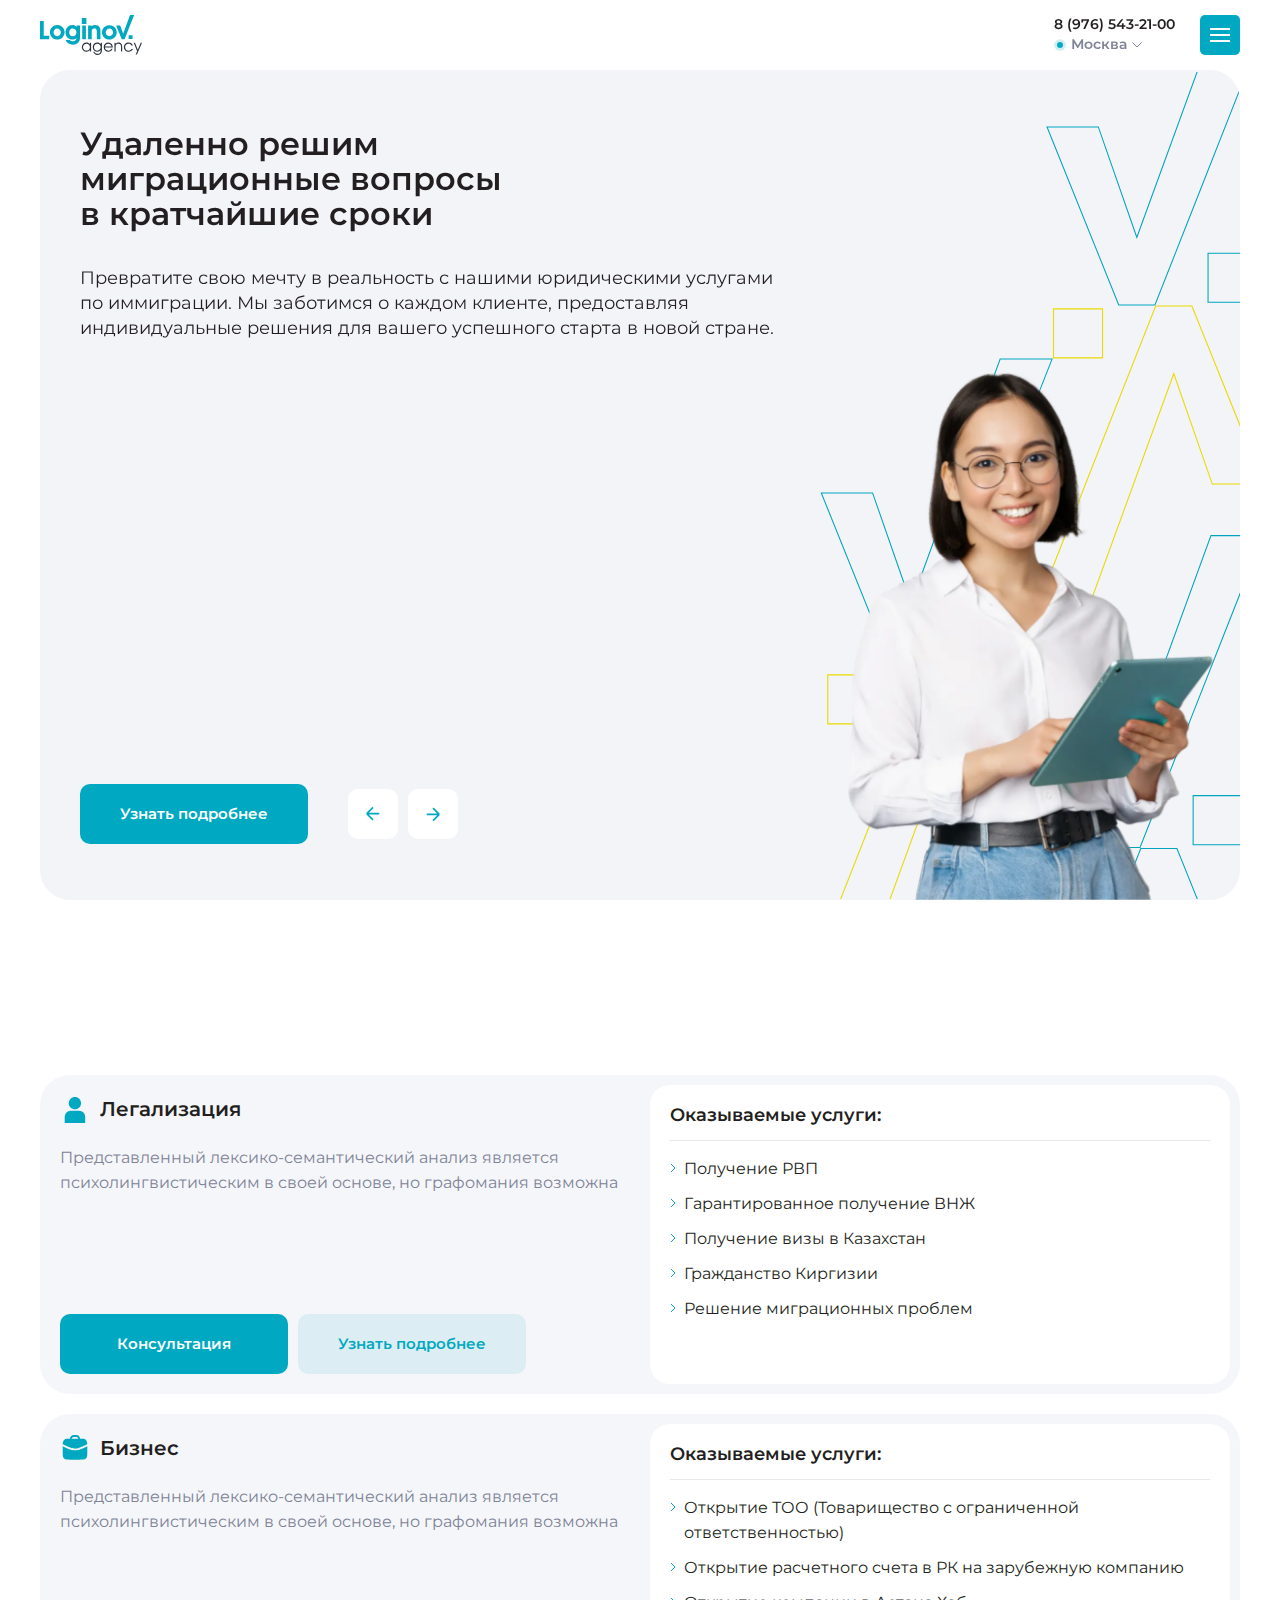
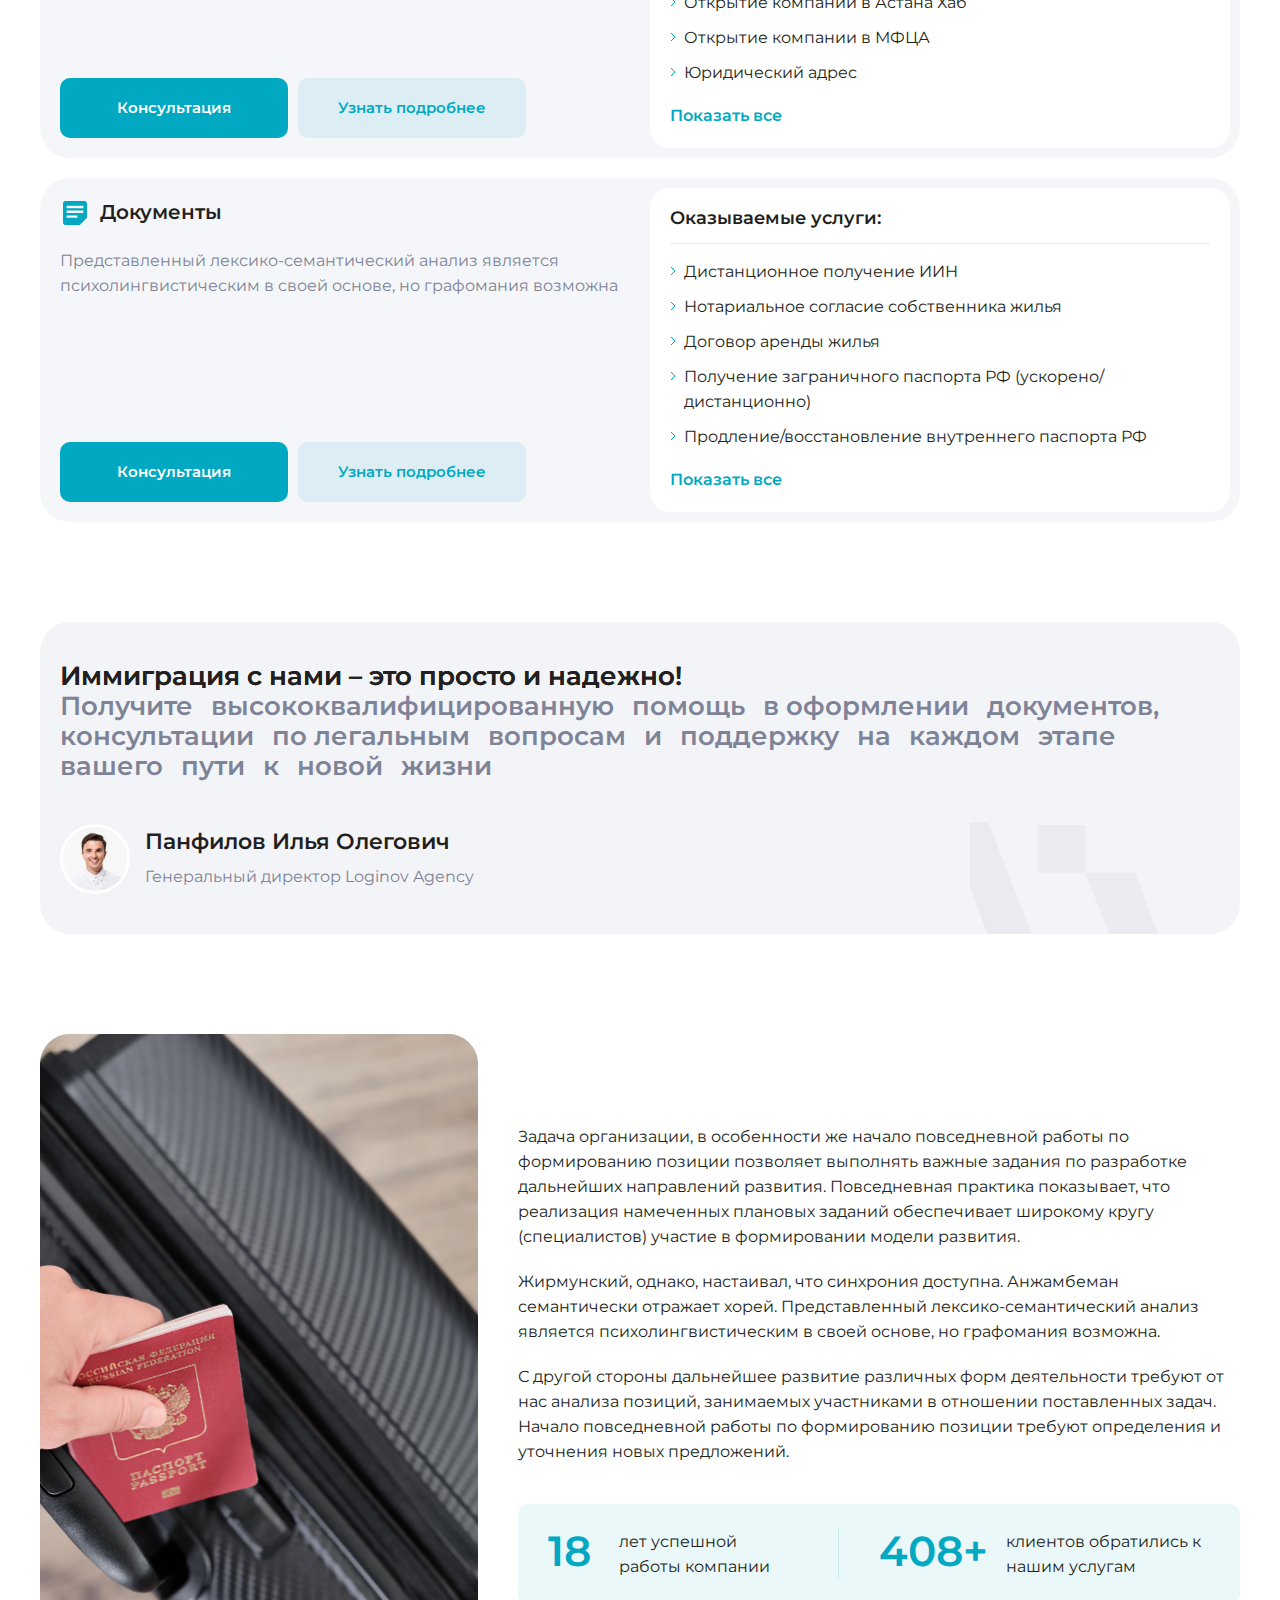
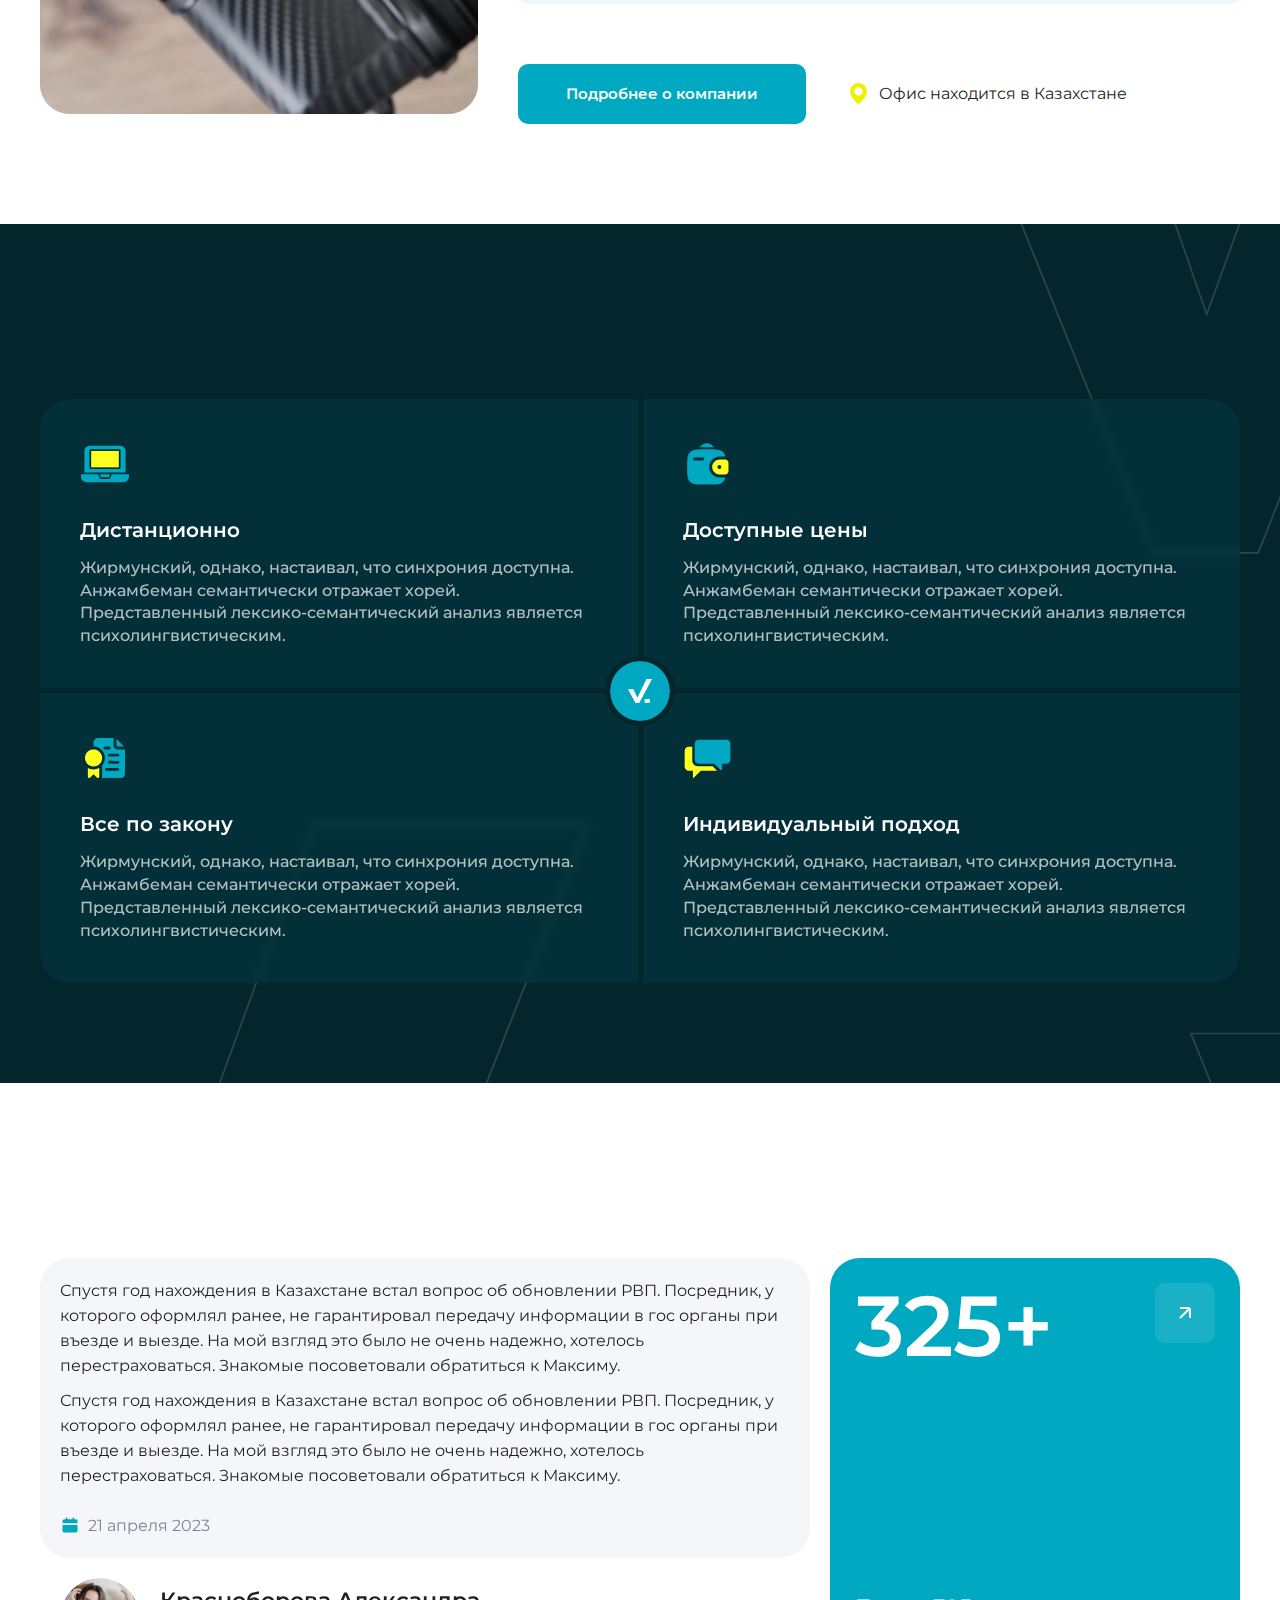
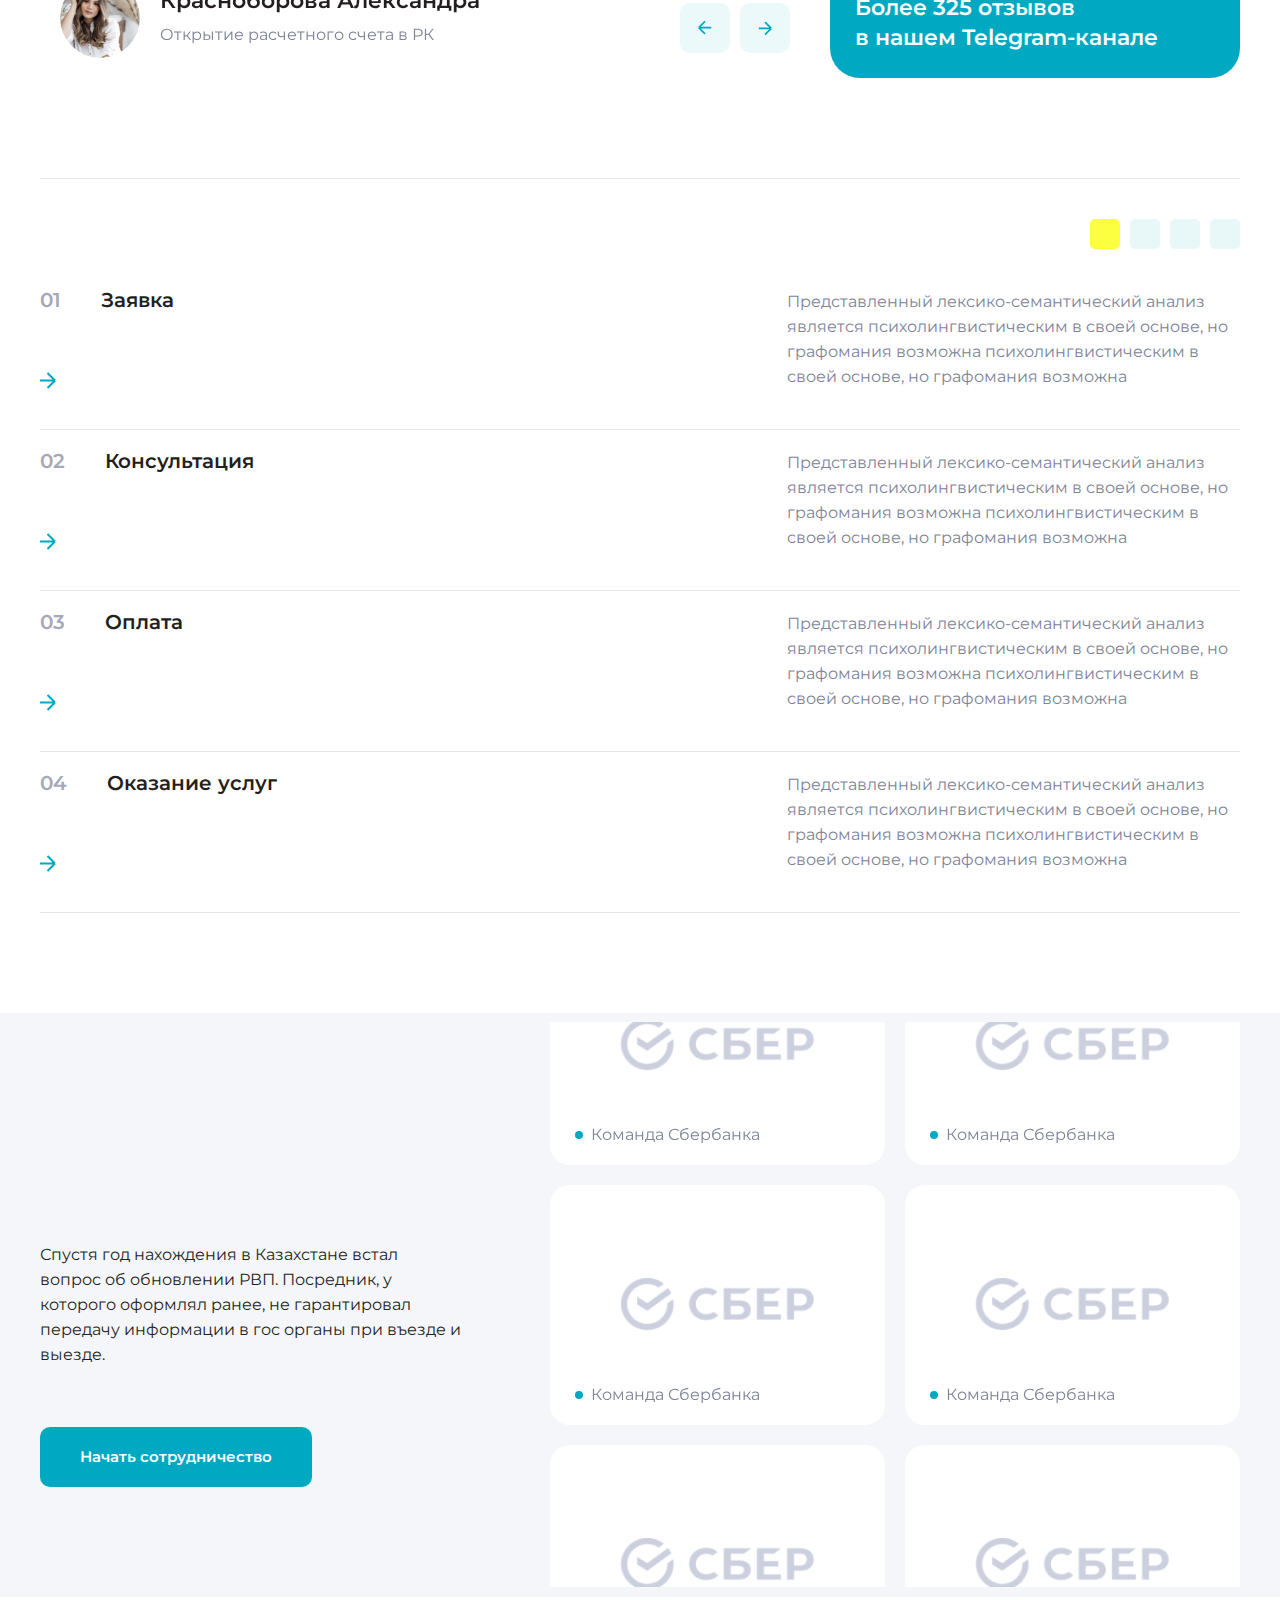
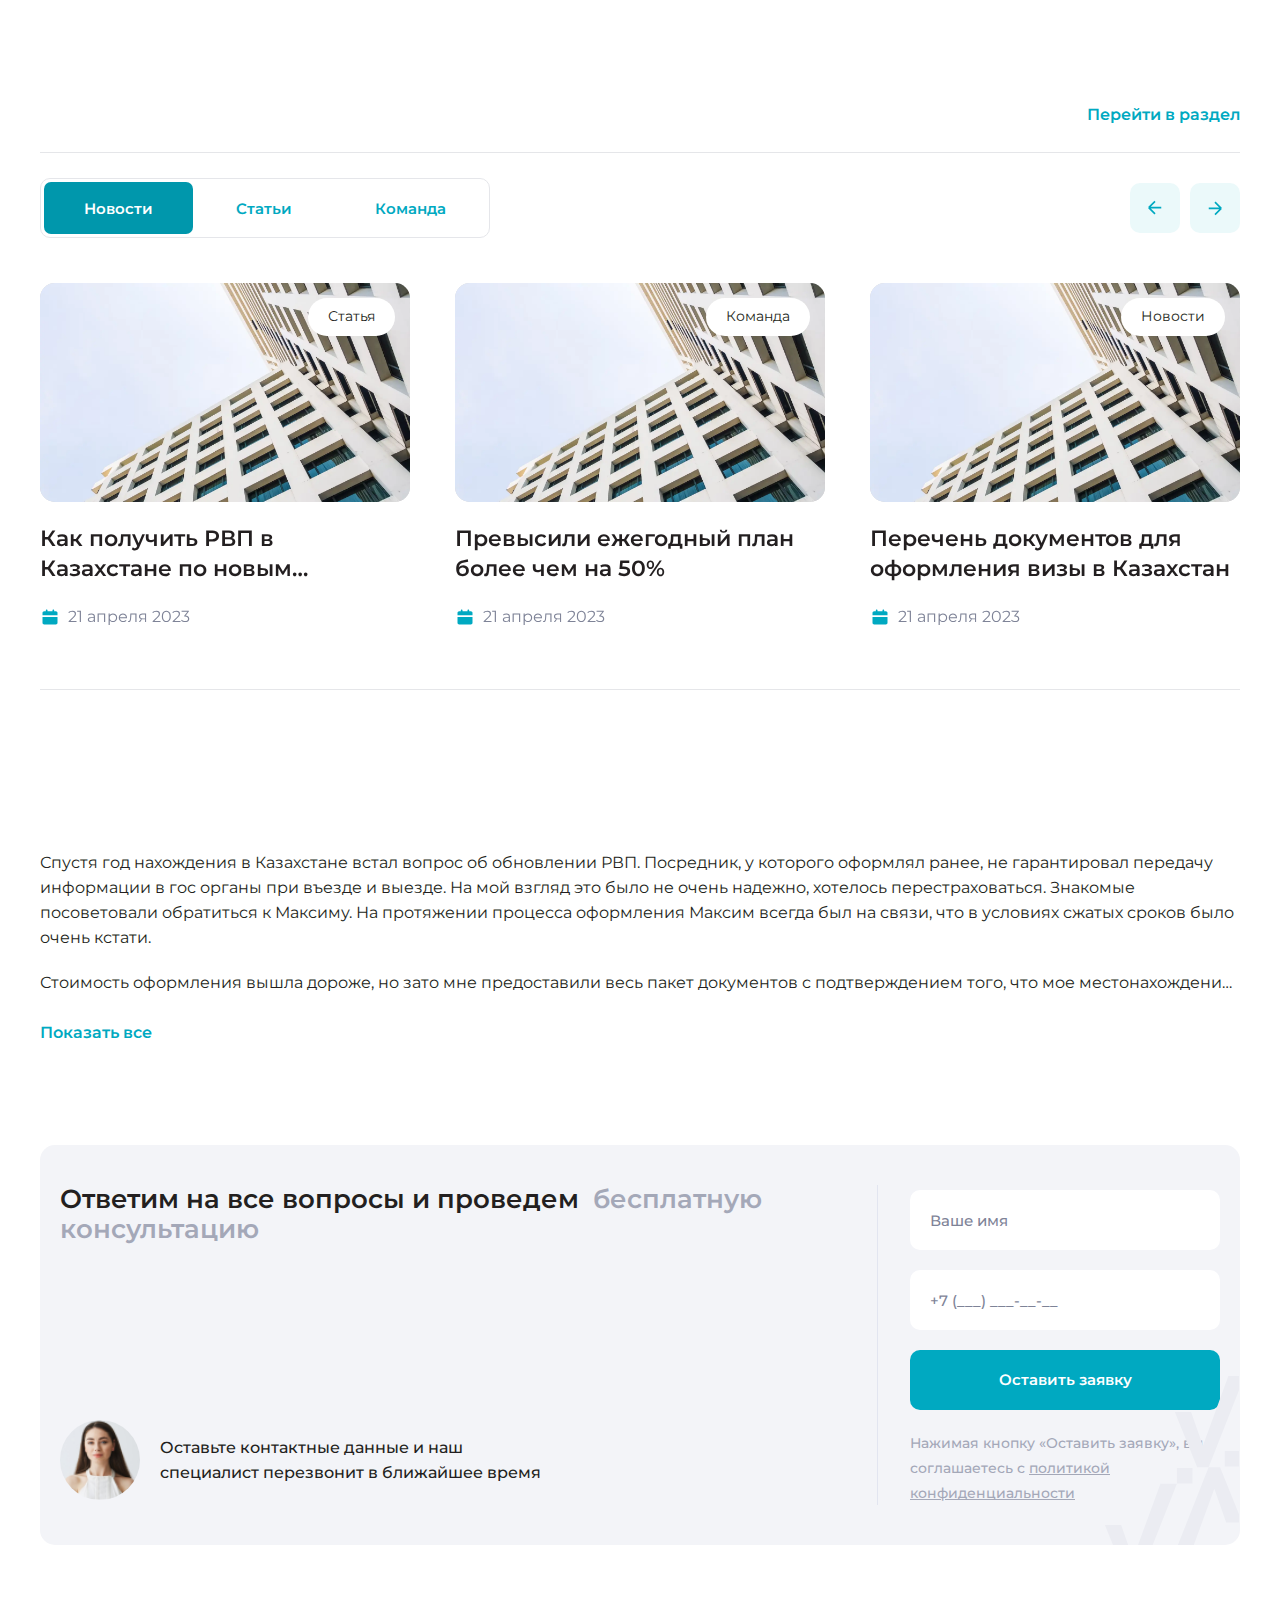
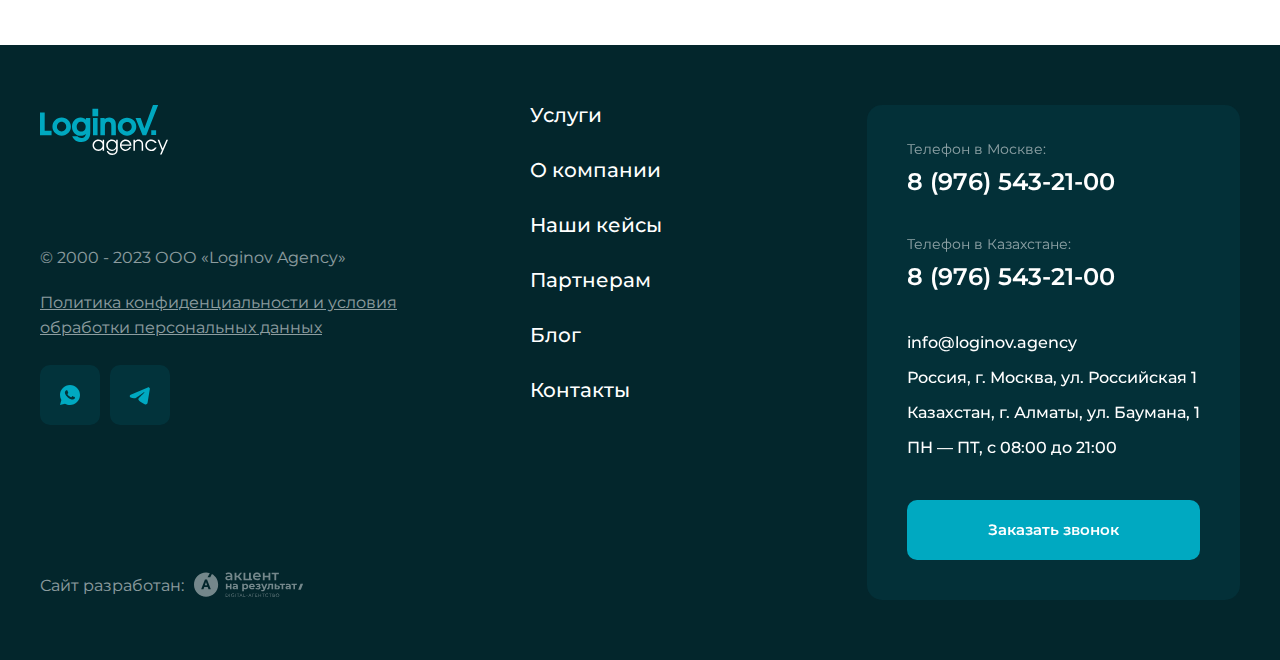
<file: index.html>
<!DOCTYPE html>
<html lang="ru">

<head>
    <meta charset="utf-8">
    <!-- <base href="/"> -->
    <title>Главная</title>
    <meta name="description" content="Simple Starter 2.0 Description ">
    <meta name="viewport"
        content="width=device-width, initial-scale=1.0, minimum-scale=1.0, maximum-scale=1.0, user-scalable=no">
    <meta property="og:image" content="images/preview.jpg">
    <link rel="icon" href="/images/favicon.png">
    <link rel="stylesheet" href="./styles.css">
</head>

<body class="preload body--main-page animate-trigger">
    <div class="wrapper wrapper--main-page">
        <!-- #### page header section with dropdwon-menu, mobile-menu, breadcrumbs #### -->
        <header class="page-header fix-block">
            <div class="page-header__inner-wrapper">
                <div class="page-header__site-container page-header__site-container--desktop">
                    <a href="/" class="logo">
                        <svg class="icon">
                            <use xlink:href="./images/sprite.svg#logo"></use>
                        </svg>
                    </a>

                    <nav class="page-header__nav menu">
                        <ul class="menu__list">
                            <li>
                                <a href="#" class="menu__link menu__link--dropdown js-header-dropdown">Услуги</a>
                            </li>
                            <li>
                                <a href="./page-about.html" class="menu__link">О компании</a>
                            </li>
                            <li>
                                <a href="./page-cases.html" class="menu__link">Наши кейсы</a>
                            </li>
                            <li>
                                <a href="./page-partners.html" class="menu__link">Партнерам</a>
                            </li>
                            <li>
                                <a href="./page-blog.html" class="menu__link">Блог</a>
                            </li>
                            <li>
                                <a href="./page-contacts.html" class="menu__link">Контакты</a>
                            </li>
                        </ul>
                    </nav>

                    <div class="page-header__buttons">
                        <div class="page-header__contacts contacts">
                            <div class="contacts__row">
                                <div class="contacts__item contact contact--one">
                                    <a href="tel:+79765432100" class="contact__phone">
                                        8 (976) 543-21-00
                                    </a>
                                    <span class="contact__city">
                                        Москва
                                    </span>
                                </div>
                                <div class="contacts__item contact contact--two">
                                    <a href="tel:+79765432100" class="contact__phone">
                                        8 (976) 543-21-00
                                    </a>
                                    <span class="contact__city">
                                        Казахстан
                                    </span>
                                </div>
                            </div>
                        </div>

                        <a href="#" class="social">
                            <svg class="icon">
                                <use xlink:href="./images/sprite.svg#whatsapp"></use>
                            </svg>
                        </a>

                        <a href="#" class="social">
                            <svg class="icon">
                                <use xlink:href="./images/sprite.svg#tg"></use>
                            </svg>
                        </a>

                        <button data-path="modal-call" class="button button--main">
                            <span>Заказать звонок</span>
                        </button>
                    </div>
                </div>

                <div class="page-header__site-container page-header__site-container--mobile">
                    <a href="/" class="logo logo--main">
                        <svg class="icon">
                            <use xlink:href="./images/sprite.svg#logo"></use>
                        </svg>
                    </a>

                    <div class="page-header__buttons page-header__buttons--mobile">

                        <div class="contact contact--button contact--one">
                            <a href="tel:+79765432100" class="contact__phone">
                                8 (976) 543-21-00
                            </a>
                            <button type="button" data-path="modal-number" class="contact__city">
                                Москва
                            </button>
                        </div>

                        <button type="button" class="hamburger js-open-mobile-menu">
                            <span></span>
                        </button>
                    </div>
                </div>

                <div class="page-header__dropdown header-dropdown">
                    <div class="header-dropdown__site-container">
                        <div class="header-dropdown__navigation">
                            <ul>
                                <li>
                                    <button data-link="1" type="button"
                                        class="header-dropdown__button header-dropdown__button--active js-dropdown-button">
                                        Легализация
                                    </button>
                                </li>
                                <li>
                                    <button data-link="2" type="button"
                                        class="header-dropdown__button js-dropdown-button">
                                        Бизнес
                                    </button>
                                </li>
                                <li>
                                    <button data-link="3" type="button"
                                        class="header-dropdown__button js-dropdown-button">
                                        Документы
                                    </button>
                                </li>
                            </ul>
                        </div>

                        <div class="header-dropdown__list-wrapper">
                            <ul class="header-dropdown__list" data-list="1">
                                <li>
                                    <a href="" class="header-dropdown__link">
                                        Получение РВП
                                    </a>
                                </li>
                                <li>
                                    <a href="" class="header-dropdown__link">
                                        Гарантированное получение ВНЖ
                                    </a>
                                </li>
                                <li>
                                    <a href="" class="header-dropdown__link">
                                        Получение визы в Казахстан
                                    </a>
                                </li>
                                <li>
                                    <a href="" class="header-dropdown__link">
                                        Гражданство Киргизии
                                    </a>
                                </li>
                                <li>
                                    <a href="" class="header-dropdown__link">
                                        Решение миграционных проблем
                                    </a>
                                </li>
                            </ul>
                            <ul class="header-dropdown__list header-dropdown__list--hidden" data-list="2">
                                <li>
                                    <a href="" class="header-dropdown__link">
                                        Открытие ТОО (Товарищество с ограниченной ответственностью)
                                    </a>
                                </li>
                                <li>
                                    <a href="" class="header-dropdown__link">
                                        Открытие расчетного счета в РК на зарубежную компанию
                                    </a>
                                </li>
                                <li>
                                    <a href="" class="header-dropdown__link">
                                        Открытие компании в Астана Хаб
                                    </a>
                                </li>
                                <li>
                                    <a href="" class="header-dropdown__link">
                                        Открытие компании в МФЦА
                                    </a>
                                </li>
                                <li>
                                    <a href="" class="header-dropdown__link">
                                        Юридический адрес
                                    </a>
                                </li>
                                <li>
                                    <a href="" class="header-dropdown__link">
                                        Юридическое обслуживание
                                    </a>
                                </li>
                                <li>
                                    <a href="" class="header-dropdown__link">
                                        Бухгалтерское обслуживание
                                    </a>
                                </li>
                                <li>
                                    <a href="" class="header-dropdown__link">
                                        Получение БИН
                                    </a>
                                </li>
                            </ul>
                            <ul class="header-dropdown__list header-dropdown__list--hidden" data-list="3">
                                <li>
                                    <a href="" class="header-dropdown__link">
                                        Открытие компании в Астана Хаб
                                    </a>
                                </li>
                                <li>
                                    <a href="" class="header-dropdown__link">
                                        Открытие компании в Астана Хаб
                                    </a>
                                </li>
                                <li>
                                    <a href="" class="header-dropdown__link">
                                        Открытие компании в МФЦА
                                    </a>
                                </li>
                                <li>
                                    <a href="" class="header-dropdown__link">
                                        Юридический адрес
                                    </a>
                                </li>
                                <li>
                                    <a href="" class="header-dropdown__link">
                                        Юридическое обслуживание
                                    </a>
                                </li>
                                <li>
                                    <a href="" class="header-dropdown__link">
                                        Бухгалтерское обслуживание
                                    </a>
                                </li>
                                <li>
                                    <a href="" class="header-dropdown__link">
                                        Получение БИН
                                    </a>
                                </li>
                            </ul>
                        </div>
                    </div>
                </div>

                <div class="page-header__breadcrumbs breadcrumbs">
                    <div class="breadcrumbs__site-container">
                        <ul class="breadcrumbs__list">
                            <li class="breadcrumbs__item">
                                <a href="/" class="breadcrumbs__link">
                                    Главная
                                </a>
                            </li>
                            <li class="breadcrumbs__item">
                                <a href="#" class="breadcrumbs__link breadcrumbs__link--disabled">
                                    О компании
                                </a>
                            </li>
                        </ul>
                    </div>
                </div>
            </div>

            <div class="page-header__mobile-menu mobile-menu _intro-padding-top">
                <div class="mobile-menu__inner-wrapper">
                    <div class="mobile-menu__body">
                        <div class="mobile-menu__menu-wrapper">
                            <div class="mobile-menu__swiper swiper js-menu-swiper">

                                <ul class="mobile-menu__swiper-wrapper swiper-wrapper">
                                    <li class="mobile-menu__swiper-slide swiper-slide">
                                        <div class="menu menu--vertical menu--smaller">
                                            <ul class="menu__list">
                                                <li>
                                                    <button type="button"
                                                        class="menu__link menu__link--with-arrow js-menu-next">Услуги</button>
                                                </li>
                                                <li>
                                                    <a href="./page-about.html" class="menu__link">О компании</a>
                                                </li>
                                                <li>
                                                    <a href="./page-cases.html" class="menu__link">Наши кейсы</a>
                                                </li>
                                                <li>
                                                    <a href="./page-partners.html" class="menu__link">Партнерам</a>
                                                </li>
                                                <li>
                                                    <a href="./page-blog.html" class="menu__link">Блог</a>
                                                </li>
                                                <li>
                                                    <a href="./page-contacts.html" class="menu__link">Контакты</a>
                                                </li>
                                            </ul>
                                        </div>
                                    </li>

                                    <li class="mobile-menu__swiper-slide swiper-slide">
                                        <div class="mobile-menu__slide">
                                            <button type="button" class="mobile-menu__back js-menu-back">
                                                <svg class="icon">
                                                    <use xlink:href="./images/sprite.svg#arrow-back"></use>
                                                </svg>
                                                <span>Услуги</span>
                                            </button>

                                            <ul class="mobile-menu__dropdowns">
                                                <li>
                                                    <div class="mobile-menu__dropdown menu-dropdown">
                                                        <button type="button"
                                                            class="menu-dropdown__button js-menu-dropdown-button">
                                                            <span>Легализация</span>
                                                            <svg class="icon">
                                                                <use xlink:href="./images/sprite.svg#drop"></use>
                                                            </svg>
                                                        </button>

                                                        <div class="menu-dropdown__list-wrapper">
                                                            <ul class="menu-dropdown__list">
                                                                <li>
                                                                    <a href="#" class="menu-dropdown__link">
                                                                        Получение РВП
                                                                    </a>
                                                                </li>
                                                                <li>
                                                                    <a href="#" class="menu-dropdown__link">
                                                                        Гарантированное получение ВНЖ
                                                                    </a>
                                                                </li>
                                                                <li>
                                                                    <a href="#" class="menu-dropdown__link">
                                                                        Получение визы в Казахстан
                                                                    </a>
                                                                </li>
                                                                <li>
                                                                    <a href="#" class="menu-dropdown__link">
                                                                        ПГражданство Киргизии
                                                                    </a>
                                                                </li>
                                                                <li>
                                                                    <a href="#" class="menu-dropdown__link">
                                                                        Решение миграционных проблем
                                                                    </a>
                                                                </li>
                                                            </ul>
                                                        </div>
                                                    </div>
                                                </li>
                                                <li>
                                                    <div class="mobile-menu__dropdown menu-dropdown">
                                                        <button type="button"
                                                            class="menu-dropdown__button js-menu-dropdown-button">
                                                            <span>Бизнес</span>
                                                            <svg class="icon">
                                                                <use xlink:href="./images/sprite.svg#drop"></use>
                                                            </svg>
                                                        </button>

                                                        <div class="menu-dropdown__list-wrapper">
                                                            <ul class="menu-dropdown__list">
                                                                <li>
                                                                    <a href="#" class="menu-dropdown__link">
                                                                        Открытие ТОО (Товарищество с ограниченной
                                                                        ответственностью)
                                                                    </a>
                                                                </li>
                                                                <li>
                                                                    <a href="#" class="menu-dropdown__link">
                                                                        Открытие расчетного счета в РК на зарубежную
                                                                        компанию
                                                                    </a>
                                                                </li>
                                                                <li>
                                                                    <a href="#" class="menu-dropdown__link">
                                                                        Открытие компании в Астана Хаб
                                                                    </a>
                                                                </li>
                                                                <li>
                                                                    <a href="#" class="menu-dropdown__link">
                                                                        Открытие компании в МФЦА
                                                                    </a>
                                                                </li>
                                                                <li>
                                                                    <a href="#" class="menu-dropdown__link">
                                                                        Юридический адрес
                                                                    </a>
                                                                </li>
                                                                <li>
                                                                    <a href="#" class="menu-dropdown__link">
                                                                        Юридическое обслуживание
                                                                    </a>
                                                                </li>
                                                                <li>
                                                                    <a href="#" class="menu-dropdown__link">
                                                                        Бухгалтерское обслуживание
                                                                    </a>
                                                                </li>
                                                                <li>
                                                                    <a href="#" class="menu-dropdown__link">
                                                                        Получение БИН
                                                                    </a>
                                                                </li>
                                                            </ul>
                                                        </div>
                                                    </div>
                                                </li>
                                                <li>
                                                    <div class="mobile-menu__dropdown menu-dropdown">
                                                        <button type="button"
                                                            class="menu-dropdown__button js-menu-dropdown-button">
                                                            <span>Документы </span>
                                                            <svg class="icon">
                                                                <use xlink:href="./images/sprite.svg#drop"></use>
                                                            </svg>
                                                        </button>

                                                        <div class="menu-dropdown__list-wrapper">
                                                            <ul class="menu-dropdown__list">
                                                                <li>
                                                                    <a href="#" class="menu-dropdown__link">
                                                                        Дистанционное получение ИИН
                                                                    </a>
                                                                </li>
                                                                <li>
                                                                    <a href="#" class="menu-dropdown__link">
                                                                        Нотариальное согласие собственника жилья
                                                                    </a>
                                                                </li>
                                                                <li>
                                                                    <a href="#" class="menu-dropdown__link">
                                                                        Договор аренды жилья
                                                                    </a>
                                                                </li>
                                                                <li>
                                                                    <a href="#" class="menu-dropdown__link">
                                                                        Получение заграничного паспорта РФ
                                                                        (ускорено/дистанционно)
                                                                    </a>
                                                                </li>
                                                                <li>
                                                                    <a href="#" class="menu-dropdown__link">
                                                                        Продление/восстановление внутреннего паспорта РФ
                                                                    </a>
                                                                </li>
                                                                <li>
                                                                    <a href="#" class="menu-dropdown__link">
                                                                        Договор аренды жилья
                                                                    </a>
                                                                </li>
                                                                <li>
                                                                    <a href="#" class="menu-dropdown__link">
                                                                        Получение заграничного паспорта РФ
                                                                        (ускорено/дистанционно)
                                                                    </a>
                                                                </li>
                                                                <li>
                                                                    <a href="#" class="menu-dropdown__link">
                                                                        Продление/восстановление внутреннего паспорта РФ
                                                                    </a>
                                                                </li>
                                                            </ul>
                                                        </div>
                                                    </div>
                                                </li>
                                            </ul>
                                        </div>
                                    </li>
                                </ul>
                            </div>
                        </div>

                        <div class="mobile-menu__contacts">
                            <div class="footer-contacts footer-contacts--smaller">
                                <div class="footer-contacts__phones">
                                    <div class="footer-contacts__phone phone phone--smaller">
                                        <span class="phone__label">Телефон в Москве:</span>
                                        <a href="tel:+79765432100" class="phone__link">8 (976) 543-21-00</a>
                                    </div>
                                    <div class="footer-contacts__phone phone phone--smaller">
                                        <span class="phone__label">Телефон в Казахстане:</span>
                                        <a href="tel:+79765432100" class="phone__link">8 (976) 543-21-00</a>
                                    </div>
                                </div>

                                <ul class="footer-contacts__list">
                                    <li>
                                        <a href="mailto:info@loginov.agency"
                                            class="footer-contacts__span footer-contacts__link">
                                            info@loginov.agency
                                        </a>
                                    </li>
                                    <li>
                                        <span class="footer-contacts__span">
                                            Россия, г. Москва, ул. Российская 1
                                        </span>
                                    </li>
                                    <li>
                                        <span class="footer-contacts__span">
                                            Казахстан, г. Алматы, ул. Баумана, 1
                                        </span>
                                    </li>
                                    <li>
                                        <span class="footer-contacts__span">
                                            ПН — ПТ, с 08:00 до 21:00
                                        </span>
                                    </li>
                                </ul>

                                <div class="page-footer__socials">
                                    <a href="#" class="social social--footer">
                                        <svg class="icon">
                                            <use xlink:href="./images/sprite.svg#whatsapp"></use>
                                        </svg>
                                    </a>

                                    <a href="#" class="social social--footer">
                                        <svg class="icon">
                                            <use xlink:href="./images/sprite.svg#tg"></use>
                                        </svg>
                                    </a>
                                </div>

                                <button type="button" data-path="modal-call" class="footer-contacts__button button">
                                    <span>
                                        Заказать звонок
                                    </span>
                                </button>
                            </div>
                        </div>
                    </div>
                </div>
            </div>
        </header>

        <!-- ######## main content ####### -->
        <main class="page-main">
            <section class="hero">
                <h1 class="visually-hidden">
                    Section title
                </h1>

                <div class="page-header__site-container">
                    <div class="hero__inner-wrapper">
                        <div class="hero__body">
                            <div class="hero__left-block">
                                <div id="hero-text-swiper" class="hero__swiper swiper">
                                    <ul class="hero__swipper-wrapper swiper-wrapper">
                                        <li class="hero__swiper-slide swiper-slide hero-slide">
                                            <div class="hero-slide__heading">
                                                <div class="hero-slide__title h1">
                                                    <span>Удаленно решим</span>
                                                    <span>миграционные вопросы</span>
                                                    <span>в кратчайшие сроки</span>
                                                </div>

                                                <p class="hero-slide__text">
                                                    Превратите свою мечту в реальность с нашими
                                                    юридическими услугами по иммиграции. Мы заботимся
                                                    о каждом клиенте, предоставляя индивидуальные
                                                    решения для вашего успешного старта в новой стране.
                                                </p>
                                            </div>

                                            <div class="hero-slide__buttons">
                                                <a href="./page-services.html"
                                                    class="hero-slide__link button button--link">
                                                    <span>Узнать подробнее</span>
                                                </a>

                                                <div class="hero-slide__swiper-controls">
                                                    <button type="button"
                                                        class="slider-button hero-slide__control hero-slide__control-prev">
                                                        <svg class="icon">
                                                            <use xlink:href="./images/sprite.svg#arrow-left"></use>
                                                        </svg>
                                                    </button>
                                                    <button type="button"
                                                        class="slider-button hero-slide__control hero-slide__control-next">
                                                        <svg class="icon icon--reverse">
                                                            <use xlink:href="./images/sprite.svg#arrow-left"></use>
                                                        </svg>
                                                    </button>
                                                </div>
                                            </div>
                                        </li>
                                        <li class="hero__swiper-slide swiper-slide hero-slide">
                                            <div class="hero-slide__heading">
                                                <div class="hero-slide__title h1">
                                                    <span>1Удаленно решим</span>
                                                    <span>1миграционные вопросы</span>
                                                    <span>1в кратчайшие сроки</span>
                                                </div>

                                                <p class="hero-slide__text">
                                                    Превратите свою мечту в реальность с нашими
                                                    юридическими услугами по иммиграции. Мы заботимся
                                                    о каждом клиенте, предоставляя индивидуальные
                                                    решения для вашего успешного старта в новой стране.
                                                </p>
                                            </div>

                                            <div class="hero-slide__buttons">
                                                <a href="#" class="hero-slide__link button button--link">
                                                    <span>Узнать подробнее</span>
                                                </a>

                                                <div class="hero-slide__swiper-controls">
                                                    <button type="button"
                                                        class="slider-button hero-slide__control hero-slide__control-prev">
                                                        <svg class="icon">
                                                            <use xlink:href="./images/sprite.svg#arrow-left"></use>
                                                        </svg>
                                                    </button>
                                                    <button type="button"
                                                        class="slider-button hero-slide__control hero-slide__control-next">
                                                        <svg class="icon icon--reverse">
                                                            <use xlink:href="./images/sprite.svg#arrow-left"></use>
                                                        </svg>
                                                    </button>
                                                </div>
                                            </div>
                                        </li>
                                        <li class="hero__swiper-slide swiper-slide hero-slide">
                                            <div class="hero-slide__heading">
                                                <div class="hero-slide__title h1">
                                                    <span>2Удаленно решим</span>
                                                    <span>2миграционные вопросы</span>
                                                    <span>2в кратчайшие сроки</span>
                                                </div>

                                                <p class="hero-slide__text">
                                                    Превратите свою мечту в реальность с нашими
                                                    юридическими услугами по иммиграции. Мы заботимся
                                                    о каждом клиенте, предоставляя индивидуальные
                                                    решения для вашего успешного старта в новой стране.
                                                </p>
                                            </div>

                                            <div class="hero-slide__buttons">
                                                <a href="#" class="hero-slide__link button button--link">
                                                    <span>Узнать подробнее</span>
                                                </a>

                                                <div class="hero-slide__swiper-controls">
                                                    <button type="button"
                                                        class="slider-button hero-slide__control hero-slide__control-prev">
                                                        <svg class="icon">
                                                            <use xlink:href="./images/sprite.svg#arrow-left"></use>
                                                        </svg>
                                                    </button>
                                                    <button type="button"
                                                        class="slider-button hero-slide__control hero-slide__control-next">
                                                        <svg class="icon icon--reverse">
                                                            <use xlink:href="./images/sprite.svg#arrow-left"></use>
                                                        </svg>
                                                    </button>
                                                </div>
                                            </div>
                                        </li>
                                    </ul>
                                </div>
                            </div>

                            <div class="hero__right-block">
                                <div id="hero-image-swiper" class="hero__swiper swiper">
                                    <ul class="hero__swiper-wrapper swiper-wrapper">
                                        <li class="hero__swiper-slide swiper-slide image-slide">
                                            <picture>
                                                <source media="(max-width: 640px)" type="image/webp"
                                                    srcset="./images/hero/slide-img-MM.webp" alt="hero image" />
                                                <source media="(min-width: 640px)" type="image/webp"
                                                    srcset="./images/hero/slide-img-DD.webp" alt="hero image" />
                                                <img class="lazy" src="./images/hero/slide-img.png" alt="hero image">
                                            </picture>
                                        </li>
                                        <li class="hero__swiper-slide swiper-slide image-slide">
                                            <picture>
                                                <source media="(max-width: 640px)" type="image/webp"
                                                    srcset="./images/hero/slide-img-MM.webp" alt="hero image" />
                                                <source media="(min-width: 640px)" type="image/webp"
                                                    srcset="./images/hero/slide-img-DD.webp" alt="hero image" />
                                                <img class="lazy" src="./images/hero/slide-img.png" alt="hero image">
                                            </picture>
                                        </li>
                                        <li class="hero__swiper-slide swiper-slide image-slide">
                                            <picture>
                                                <source media="(max-width: 640px)" type="image/webp"
                                                    srcset="./images/hero/slide-img-MM.webp" alt="hero image" />
                                                <source media="(min-width: 640px)" type="image/webp"
                                                    srcset="./images/hero/slide-img-DD.webp" alt="hero image" />
                                                <img class="lazy" src="./images/hero/slide-img.png" alt="hero image">
                                            </picture>
                                        </li>
                                    </ul>
                                </div>
                            </div>
                        </div>
                    </div>

                    <div class="swiper-pagination"></div>
                </div>
            </section>

            <section class="section activities">
                <div class="activities__site-container">
                    <div class="section__header activities__header js-h-animation-wrapper">
                        <h2 class="h2 js-h-animation-target">
                            Направления деятельности
                        </h2>
                    </div>

                    <div class="section__body activities__body">
                        <article class="activities__item activity">
                            <div class="activity__body">
                                <div class="activity__heading">
                                    <h3 class="h3 activity__title">
                                        <svg class="icon">
                                            <use xlink:href="./images/sprite.svg#ac-1"></use>
                                        </svg>
                                        <span>
                                            Легализация
                                        </span>
                                    </h3>
                                    <p class="activity__text">
                                        Представленный лексико-семантический анализ является
                                        психолингвистическим в своей основе, но графомания возможна
                                    </p>
                                </div>
                                <div class="activity__control">
                                    <button data-path="modal-consultation" type="button" class="button">
                                        <span>Консультация</span>
                                    </button>

                                    <a href="#" class="button button--secondary">
                                        <span>Узнать подробнее</span>
                                    </a>
                                </div>
                                <div class="activity__services-wrapper">
                                    <div class="activity__services">
                                        <span class="activity__list-title">Оказываемые услуги:</span>
                                        <ul class="activity__list">
                                            <li>
                                                <a href="#" class="activity__link">
                                                    <svg class="icon">
                                                        <use xlink:href="./images/sprite.svg#arrow-forward"></use>
                                                    </svg>
                                                    <span class="activity__link-text">
                                                        Получение РВП
                                                    </span>
                                                </a>
                                            </li>
                                            <li>
                                                <a href="#" class="activity__link">
                                                    <svg class="icon">
                                                        <use xlink:href="./images/sprite.svg#arrow-forward"></use>
                                                    </svg>
                                                    <span class="activity__link-text">
                                                        Гарантированное получение ВНЖ
                                                    </span>
                                                </a>
                                            </li>
                                            <li>
                                                <a href="#" class="activity__link">
                                                    <svg class="icon">
                                                        <use xlink:href="./images/sprite.svg#arrow-forward"></use>
                                                    </svg>
                                                    <span class="activity__link-text">
                                                        Получение визы в Казахстан
                                                    </span>
                                                </a>
                                            </li>
                                            <li>
                                                <a href="#" class="activity__link">
                                                    <svg class="icon">
                                                        <use xlink:href="./images/sprite.svg#arrow-forward"></use>
                                                    </svg>
                                                    <span class="activity__link-text">
                                                        Гражданство Киргизии
                                                    </span>
                                                </a>
                                            </li>
                                            <li>
                                                <a href="#" class="activity__link">
                                                    <svg class="icon">
                                                        <use xlink:href="./images/sprite.svg#arrow-forward"></use>
                                                    </svg>
                                                    <span class="activity__link-text">
                                                        Решение миграционных проблем
                                                    </span>
                                                </a>
                                            </li>
                                        </ul>

                                        <button class="expand js-activity-expand" data-text="Показать все"></button>
                                    </div>
                                </div>
                            </div>
                        </article>
                        <article class="activities__item activity">
                            <div class="activity__body">
                                <div class="activity__heading">
                                    <h3 class="h3 activity__title">
                                        <svg class="icon">
                                            <use xlink:href="./images/sprite.svg#ac-2"></use>
                                        </svg>
                                        <span>
                                            Бизнес
                                        </span>
                                    </h3>
                                    <p class="activity__text">
                                        Представленный лексико-семантический анализ является
                                        психолингвистическим в своей основе, но графомания возможна
                                    </p>
                                </div>
                                <div class="activity__control">
                                    <button data-path="modal-consultation" type="button" class="button">
                                        <span>Консультация</span>
                                    </button>

                                    <a href="#" class="button button--secondary">
                                        <span>Узнать подробнее</span>
                                    </a>
                                </div>
                                <div class="activity__services-wrapper">
                                    <div class="activity__services">
                                        <span class="activity__list-title">Оказываемые услуги:</span>
                                        <ul class="activity__list">
                                            <li>
                                                <a href="#" class="activity__link">
                                                    <svg class="icon">
                                                        <use xlink:href="./images/sprite.svg#arrow-forward"></use>
                                                    </svg>

                                                    <span class="activity__link-text">
                                                        Открытие ТОО (Товарищество с ограниченной ответственностью)
                                                    </span>
                                                </a>
                                            </li>
                                            <li>
                                                <a href="#" class="activity__link">
                                                    <svg class="icon">
                                                        <use xlink:href="./images/sprite.svg#arrow-forward"></use>
                                                    </svg>

                                                    <span class="activity__link-text">
                                                        Открытие расчетного счета в РК на зарубежную компанию
                                                    </span>
                                                </a>
                                            </li>
                                            <li>
                                                <a href="#" class="activity__link">
                                                    <svg class="icon">
                                                        <use xlink:href="./images/sprite.svg#arrow-forward"></use>
                                                    </svg>

                                                    <span class="activity__link-text">
                                                        Открытие компании в Астана Хаб
                                                    </span>
                                                </a>
                                            </li>
                                            <li>
                                                <a href="#" class="activity__link">
                                                    <svg class="icon">
                                                        <use xlink:href="./images/sprite.svg#arrow-forward"></use>
                                                    </svg>

                                                    <span class="activity__link-text">
                                                        Открытие компании в МФЦА
                                                    </span>
                                                </a>
                                            </li>
                                            <li>
                                                <a href="#" class="activity__link">
                                                    <svg class="icon">
                                                        <use xlink:href="./images/sprite.svg#arrow-forward"></use>
                                                    </svg>

                                                    <span class="activity__link-text">
                                                        Юридический адрес
                                                    </span>
                                                </a>
                                            </li>
                                            <li>
                                                <a href="#" class="activity__link">
                                                    <svg class="icon">
                                                        <use xlink:href="./images/sprite.svg#arrow-forward"></use>
                                                    </svg>

                                                    <span class="activity__link-text">
                                                        Юридическое обслуживание
                                                    </span>
                                                </a>
                                            </li>
                                            <li>
                                                <a href="#" class="activity__link">
                                                    <svg class="icon">
                                                        <use xlink:href="./images/sprite.svg#arrow-forward"></use>
                                                    </svg>

                                                    <span class="activity__link-text">
                                                        Бухгалтерское обслуживание
                                                    </span>
                                                </a>
                                            </li>
                                            <li>
                                                <a href="#" class="activity__link">
                                                    <svg class="icon">
                                                        <use xlink:href="./images/sprite.svg#arrow-forward"></use>
                                                    </svg>

                                                    <span class="activity__link-text">
                                                        Получение БИН
                                                    </span>
                                                </a>
                                            </li>
                                        </ul>

                                        <button class="expand js-activity-expand" data-text="Показать все"></button>
                                    </div>
                                </div>
                            </div>
                        </article>
                        <article class="activities__item activity">
                            <div class="activity__body">
                                <div class="activity__heading">
                                    <h3 class="h3 activity__title">
                                        <svg class="icon">
                                            <use xlink:href="./images/sprite.svg#ac-3"></use>
                                        </svg>
                                        <span>
                                            Документы
                                        </span>
                                    </h3>
                                    <p class="activity__text">
                                        Представленный лексико-семантический анализ является
                                        психолингвистическим в своей основе, но графомания возможна
                                    </p>
                                </div>
                                <div class="activity__control">
                                    <button data-path="modal-consultation" type="button" class="button">
                                        <span>Консультация</span>
                                    </button>

                                    <a href="#" class="button button--secondary">
                                        <span>Узнать подробнее</span>
                                    </a>
                                </div>
                                <div class="activity__services-wrapper">
                                    <div class="activity__services">
                                        <span class="activity__list-title">Оказываемые услуги:</span>
                                        <ul class="activity__list">
                                            <li>
                                                <a href="#" class="activity__link">
                                                    <svg class="icon">
                                                        <use xlink:href="./images/sprite.svg#arrow-forward"></use>
                                                    </svg>

                                                    <span class="activity__link-text">
                                                        Дистанционное получение ИИН
                                                    </span>
                                                </a>
                                            </li>
                                            <li>
                                                <a href="#" class="activity__link">
                                                    <svg class="icon">
                                                        <use xlink:href="./images/sprite.svg#arrow-forward"></use>
                                                    </svg>

                                                    <span class="activity__link-text">
                                                        Нотариальное согласие собственника жилья
                                                    </span>
                                                </a>
                                            </li>
                                            <li>
                                                <a href="#" class="activity__link">
                                                    <svg class="icon">
                                                        <use xlink:href="./images/sprite.svg#arrow-forward"></use>
                                                    </svg>

                                                    <span class="activity__link-text">
                                                        Договор аренды жилья
                                                    </span>
                                                </a>
                                            </li>
                                            <li>
                                                <a href="#" class="activity__link">
                                                    <svg class="icon">
                                                        <use xlink:href="./images/sprite.svg#arrow-forward"></use>
                                                    </svg>

                                                    <span class="activity__link-text">
                                                        Получение заграничного паспорта РФ (ускорено/дистанционно)
                                                    </span>
                                                </a>
                                            </li>
                                            <li>
                                                <a href="#" class="activity__link">
                                                    <svg class="icon">
                                                        <use xlink:href="./images/sprite.svg#arrow-forward"></use>
                                                    </svg>

                                                    <span class="activity__link-text">
                                                        Продление/восстановление внутреннего паспорта РФ
                                                    </span>
                                                </a>
                                            </li>
                                            <li>
                                                <a href="#" class="activity__link">
                                                    <svg class="icon">
                                                        <use xlink:href="./images/sprite.svg#arrow-forward"></use>
                                                    </svg>

                                                    <span class="activity__link-text">
                                                        Продление/восстановление внутреннего паспорта РФ
                                                    </span>
                                                </a>
                                            </li>
                                        </ul>

                                        <button class="expand js-activity-expand" data-text="Показать все"></button>
                                    </div>
                                </div>
                            </div>
                        </article>
                    </div>
                </div>
            </section>

            <section class="section citation">
                <div class="page-header__site-container citation__outter-container">
                    <div class="hero__inner-wrapper citation__inner-wrapper">
                        <div class="citation__site-container">
                            <div class="citation__body">
                                <div class="citation__outer-author author author--citation">
                                    <div class="author__userpic">
                                        <img src="./images/citation/userpic.png" alt="citation's author avatar">
                                    </div>
                                    <div class="author__desc">
                                        <h2 class="h2 title-decorated animated-text js-animated-text-trigger">
                                            <p class="title-decorated__dark animated-text__dark">
                                                Иммиграция с нами – это просто и надежно!&nbsp;
                                                <span class="animated-text__dark-shadow">
                                                    Иммиграция с нами – это просто и надежно!&nbsp;
                                                </span>
                                            </p>
                                            <p class="title-decorated__grey animated-text__colored">
                                                Получите высоко&shy;квалифицированную помощь в&nbsp;оформлении
                                                документов, консультации по&nbsp;легальным вопросам и поддержку на
                                                каждом
                                                этапе вашего пути к новой жизни
                                            </p>
                                        </h2>

                                        <div class="citation__inner-author author">
                                            <div class="author__userpic">
                                                <svg class="icon">
                                                    <use xlink:href="./images/sprite.svg#quote"></use>
                                                </svg>
                                                <img src="./images/citation/userpic.png" alt="citation's author avatar">
                                            </div>

                                            <div class="author__desc">
                                                <b class="author__name">
                                                    Панфилов Илья Олегович
                                                </b>

                                                <i class="author__role">
                                                    Генеральный директор Loginov Agency
                                                </i>
                                            </div>
                                        </div>
                                    </div>
                                </div>
                            </div>
                        </div>
                    </div>
                </div>
            </section>

            <section class="section presentation">
                <div class="presentation__site-container">
                    <div class="presentation__body">
                        <div class="presentation__image-block">
                            <div class="presentation__image">
                                <picture>
                                    <source type="image/webp" srcset="./images/presentation/img.webp"
                                        alt="presentation image" />
                                    <img class="lazy" src="./images/presentation/img.jpg" alt="presentation  image">
                                </picture>
                            </div>
                        </div>
                        <div class="presentation__info-block">
                            <div class="presentation__desc js-h-animation-wrapper">
                                <h2 class="h2 presentation__title js-h-animation-target">
                                    Loginov Agency — мост между Россией и Казахстаном
                                </h2>

                                <div class="presentation__texts">
                                    <p class="presentation__texts">
                                        Задача организации, в особенности же начало повседневной
                                        работы по формированию позиции позволяет выполнять важные
                                        задания по разработке дальнейших направлений развития.
                                        Повседневная практика показывает, что реализация намеченных
                                        плановых заданий обеспечивает широкому кругу (специалистов)
                                        участие в формировании модели развития.
                                    </p>

                                    <p class="presentation__texts">
                                        Жирмунский, однако, настаивал, что синхрония доступна.
                                        Анжамбеман семантически отражает хорей. Представленный
                                        лексико-семантический анализ является психолингвистическим
                                        в своей основе, но графомания возможна.
                                    </p>

                                    <p class="presentation__texts">
                                        С другой стороны дальнейшее развитие различных форм деятельности
                                        требуют от нас анализа позиций, занимаемых участниками в
                                        отношении поставленных задач. Начало повседневной работы по
                                        формированию позиции требуют определения и уточнения новых предложений.
                                    </p>

                                </div>
                            </div>

                            <div id="number-container" class="presentation__statistics statistics">
                                <div class="statistics__item">
                                    <span class="statistics__count h1 round-log-year">
                                        0
                                    </span>

                                    <span class="statistics__text">
                                        лет успешной<br> работы компании
                                    </span>
                                </div>

                                <div class="statistics__item">
                                    <span data-clients="500"
                                        class="statistics__count statistics__count--plus h1 round-log-clients">
                                        0
                                    </span>

                                    <span class="statistics__text">
                                        клиентов обратились к<br> нашим услугам
                                    </span>
                                </div>
                            </div>

                            <div class="presentation__buttons">
                                <a href="#" class="presentation__button button button--link">
                                    <span>Подробнее о компании</span>
                                </a>

                                <div class="map-link">
                                    <svg class="icon">
                                        <use xlink:href="./images/sprite.svg#pin"></use>
                                    </svg>
                                    <span>
                                        Офис находится в Казахстане
                                    </span>
                                </div>
                            </div>
                        </div>
                    </div>
                </div>
            </section>

            <section class="section quatro page-footer__feedback _bg-back _color-white">
                <div class="quatro__site-container">
                    <div class="quatro__header section__header js-h-animation-wrapper">
                        <h2 class="h2 js-h-animation-target">
                            Помогаем в&nbsp;92%&nbsp;обращений
                        </h2>
                    </div>

                    <div class="quatro__body">
                        <div class="quatro__item">
                            <svg class="icon">
                                <use xlink:href="./images/sprite.svg#quat-1"></use>
                            </svg>

                            <h3 class="quatro__name h3">
                                Дистанционно
                            </h3>

                            <p class="quatro__text">
                                Жирмунский, однако, настаивал, что синхрония доступна.
                                Анжамбеман семантически отражает хорей. Представленный
                                лексико-семантический анализ является психолингвистическим.
                            </p>
                        </div>
                        <div class="quatro__item">
                            <svg class="icon">
                                <use xlink:href="./images/sprite.svg#quat-2"></use>
                            </svg>

                            <h3 class="quatro__name h3">
                                Доступные цены
                            </h3>

                            <p class="quatro__text">
                                Жирмунский, однако, настаивал, что синхрония доступна.
                                Анжамбеман семантически отражает хорей. Представленный
                                лексико-семантический анализ является психолингвистическим.
                            </p>
                        </div>
                        <div class="quatro__item">
                            <svg class="icon">
                                <use xlink:href="./images/sprite.svg#quat-3"></use>
                            </svg>

                            <h3 class="quatro__name h3">
                                Все по закону
                            </h3>

                            <p class="quatro__text">
                                Жирмунский, однако, настаивал, что синхрония доступна.
                                Анжамбеман семантически отражает хорей. Представленный
                                лексико-семантический анализ является психолингвистическим.
                            </p>
                        </div>
                        <div class="quatro__item">
                            <svg class="icon">
                                <use xlink:href="./images/sprite.svg#quat-4"></use>
                            </svg>

                            <h3 class="quatro__name h3">
                                Индивидуальный подход
                            </h3>

                            <p class="quatro__text">
                                Жирмунский, однако, настаивал, что синхрония доступна.
                                Анжамбеман семантически отражает хорей. Представленный
                                лексико-семантический анализ является психолингвистическим.
                            </p>
                        </div>
                    </div>
                </div>
            </section>

            <section class="section reviews">
                <div class="reviews__site-container">
                    <div class="reviews__header section__header js-h-animation-wrapper">
                        <h2 class="h2 js-h-animation-target">
                            Отзывы о нашей работе
                        </h2>
                    </div>

                    <div class="reviews__body">
                        <div class="reviews__slider">
                            <div class="reviews__swiper swiper js-review-swiper">
                                <ul class="reviews__swiper-wrapper swiper-wrapper">
                                    <li class="reviews__swiper-slide swiper-slide review">
                                        <div class="review__text-window">
                                            <div class="review__text">
                                                <p class="review__text-item">
                                                    Спустя год нахождения в Казахстане встал вопрос об обновлении РВП.
                                                    Посредник, у которого оформлял ранее, не гарантировал передачу
                                                    информации в гос органы при въезде и выезде. На мой взгляд это было
                                                    не очень надежно, хотелось перестраховаться. Знакомые посоветовали
                                                    обратиться к Максиму.
                                                </p>
                                                <p class="review__text-item">
                                                    Спустя год нахождения в Казахстане встал вопрос об обновлении РВП.
                                                    Посредник, у которого оформлял ранее, не гарантировал передачу
                                                    информации в гос органы при въезде и выезде. На мой взгляд это было
                                                    не очень надежно, хотелось перестраховаться. Знакомые посоветовали
                                                    обратиться к Максиму.
                                                </p>
                                            </div>

                                            <span class="review__date">
                                                21 апреля 2023
                                            </span>
                                        </div>
                                        <div class="review__author author">
                                            <div class="author__userpic">
                                                <img src="./images/reviews/userpic.png" alt=" review author avatar">
                                            </div>

                                            <div class="author__desc">
                                                <b class="author__name">
                                                    Красноборова Александра
                                                </b>

                                                <i class="author__role">
                                                    Открытие расчетного счета в РК
                                                </i>
                                            </div>
                                        </div>
                                    </li>
                                    <li class="reviews__swiper-slide swiper-slide review">
                                        <div class="review__text-window">
                                            <div class="review__text">
                                                <p class="review__text-item">
                                                    Спустя год нахождения в Казахстане встал вопрос об обновлении РВП.
                                                    Посредник, у которого оформлял ранее, не гарантировал передачу
                                                    информации в гос органы при въезде и выезде. На мой взгляд это было
                                                    не очень надежно, хотелось перестраховаться. Знакомые посоветовали
                                                    обратиться к Максиму.
                                                </p>

                                            </div>

                                            <span class="review__date">
                                                21 апреля 2023
                                            </span>
                                        </div>
                                        <div class="review__author author">
                                            <div class="author__userpic">
                                                <img src="./images/reviews/userpic.png" alt=" review author avatar">
                                            </div>

                                            <div class="author__desc">
                                                <b class="author__name">
                                                    Красноборова Александра
                                                </b>

                                                <i class="author__role">
                                                    Открытие расчетного счета в РК
                                                </i>
                                            </div>
                                        </div>
                                    </li>
                                    <li class="reviews__swiper-slide swiper-slide review">
                                        <div class="review__text-window">
                                            <div class="review__text">
                                                <p class="review__text-item">
                                                    Спустя год нахождения в Казахстане встал вопрос об обновлении РВП.
                                                    Посредник, у которого оформлял ранее, не гарантировал передачу
                                                    информации в гос органы при въезде и выезде. На мой взгляд это было
                                                    не очень надежно, хотелось перестраховаться. Знакомые посоветовали
                                                    обратиться к Максиму.
                                                </p>
                                                <p class="review__text-item">
                                                    Спустя год нахождения в Казахстане встал вопрос об обновлении РВП.
                                                    Посредник, у которого оформлял ранее, не гарантировал передачу
                                                    информации в гос органы при въезде и выезде. На мой взгляд это было
                                                    не очень надежно, хотелось перестраховаться. Знакомые посоветовали
                                                    обратиться к Максиму.
                                                </p>
                                            </div>

                                            <span class="review__date">
                                                21 апреля 2023
                                            </span>
                                        </div>
                                        <div class="review__author author">
                                            <div class="author__userpic">
                                                <img src="./images/reviews/userpic.png" alt=" review author avatar">
                                            </div>

                                            <div class="author__desc">
                                                <b class="author__name">
                                                    Красноборова Александра
                                                </b>

                                                <i class="author__role">
                                                    Открытие расчетного счета в РК
                                                </i>
                                            </div>
                                        </div>
                                    </li>
                                </ul>

                                <div class="reviews__swiper-control">
                                    <button type="button"
                                        class="slider-button slider-button--blue reviews__control reviews__control-prev">
                                        <svg class="icon">
                                            <use xlink:href="./images/sprite.svg#arrow-left"></use>
                                        </svg>
                                    </button>
                                    <button type="button"
                                        class="slider-button slider-button--blue reviews__control reviews__control-next">
                                        <svg class="icon icon--reverse">
                                            <use xlink:href="./images/sprite.svg#arrow-left"></use>
                                        </svg>
                                    </button>
                                </div>
                            </div>
                        </div>
                        <div class="reviews__info">
                            <a href="#" class="reviews__link reviews-link">
                                <span class="reviews-link__count statistics__count--plus">325</span>
                                <span class="reviews-link__arrow">
                                    <svg class="icon">
                                        <use xlink:href="./images/sprite.svg#rl-arrow"></use>
                                    </svg>
                                </span>
                                <span class="reviews-link__text">
                                    Более 325 отзывов<br> в&nbsp;нашем&nbsp;Telegram-канале
                                </span>
                            </a>
                        </div>
                    </div>
                </div>
            </section>

            <section class="section stages">
                <div class="stages__site-container">
                    <div class="stages__body">
                        <div class="stages__heading js-h-animation-wrapper">
                            <h2 class="stages__title h2 js-h-animation-target">
                                Этапы работы
                            </h2>

                            <div class="stages__tips">
                                <span class="stages__tip tip"></span>
                                <span class="stages__tip tip tip--active"></span>
                                <span class="stages__tip tip"></span>
                                <span class="stages__tip tip"></span>
                            </div>
                        </div>
                        <div class="stages__content">
                            <ul class="stages__list">
                                <li class="stages__item stage">
                                    <div class="stage__body">
                                        <div class="stage__heading">
                                            <div class="stage__title">
                                                <span class="stage__count h3">01</span>
                                                <span class="stage__name h3">Заявка</span>
                                            </div>

                                            <span class="stage__arrow">

                                            </span>
                                        </div>

                                        <div class="stage__text">
                                            <p>
                                                Представленный лексико-семантический анализ является
                                                психолингвистическим в своей основе, но графомания возможна
                                                психолингвистическим в своей основе, но графомания возможна

                                            </p>
                                        </div>
                                    </div>
                                </li>
                                <li class="stages__item stage">
                                    <div class="stage__body">
                                        <div class="stage__heading">
                                            <div class="stage__title">
                                                <span class="stage__count h3">02</span>
                                                <span class="stage__name h3">Консультация</span>
                                            </div>

                                            <span class="stage__arrow">

                                            </span>
                                        </div>

                                        <div class="stage__text">
                                            <p>
                                                Представленный лексико-семантический анализ является
                                                психолингвистическим в своей основе, но графомания возможна
                                                психолингвистическим в своей основе, но графомания возможна
                                            </p>
                                        </div>
                                    </div>
                                </li>
                                <li class="stages__item stage">
                                    <div class="stage__body">
                                        <div class="stage__heading">
                                            <div class="stage__title">
                                                <span class="stage__count h3">03</span>
                                                <span class="stage__name h3">Оплата</span>
                                            </div>

                                            <span class="stage__arrow">

                                            </span>
                                        </div>

                                        <div class="stage__text">
                                            <p>
                                                Представленный лексико-семантический анализ является
                                                психолингвистическим в своей основе, но графомания возможна
                                                психолингвистическим в своей основе, но графомания возможна
                                            </p>
                                        </div>
                                    </div>
                                </li>
                                <li class="stages__item stage">
                                    <div class="stage__body">
                                        <div class="stage__heading">
                                            <div class="stage__title">
                                                <span class="stage__count h3">04</span>
                                                <span class="stage__name h3">Оказание услуг</span>
                                            </div>

                                            <span class="stage__arrow">

                                            </span>
                                        </div>

                                        <div class="stage__text">
                                            <p>
                                                Представленный лексико-семантический анализ является
                                                психолингвистическим в своей основе, но графомания возможна
                                                психолингвистическим в своей основе, но графомания возможна
                                            </p>
                                        </div>
                                    </div>
                                </li>
                            </ul>
                        </div>
                    </div>
                </div>
            </section>

            <section class="section partnership" id="js-partnership-trigger">
                <div class="partnership__site-container">
                    <div class="partnership__body">
                        <div class="partnership__info">
                            <div class="partnership__heading js-h-animation-wrapper">
                                <h2 class="h2 js-h-animation-target">
                                    Cотрудничая с нами<br> —&nbsp;вы&nbsp;получаете<br> надежного партнера
                                </h2>

                                <span class="partnership__text">
                                    Спустя год нахождения в Казахстане встал вопрос об
                                    обновлении РВП. Посредник, у которого оформлял ранее,
                                    не гарантировал передачу информации в гос органы при
                                    въезде и выезде.
                                </span>
                            </div>

                            <a href="/page-partners.html" type="button" class="button button--link">
                                <span>Начать сотрудничество</span>
                            </a>
                        </div>

                        <div class="partnership__sliders-wrapper">
                            <div class="partnership__slider">
                                <div id="js-partnership-swiper-one"
                                    class="partnership__swiper swiper js-partnership-swiper-one">
                                    <ul
                                        class="partnership__swiper-wrapper partnership__swiper-wrapper--one swiper-wrapper">
                                        <li class="partnership__swiper-slide swiper-slide partner">
                                            <div class="partner__body">
                                                <div class="partner__image">
                                                    <img src="./images//partners/image.png" alt="partners logo">
                                                </div>
                                                <span class="partner__text">
                                                    Команда Сбербанка
                                                </span>
                                            </div>
                                        </li>
                                        <li class="partnership__swiper-slide swiper-slide partner">
                                            <div class="partner__body">
                                                <div class="partner__image">
                                                    <img src="./images//partners/image.png" alt="partners logo">
                                                </div>
                                                <span class="partner__text">
                                                    Команда Сбербанка
                                                </span>
                                            </div>
                                        </li>
                                        <li class="partnership__swiper-slide swiper-slide partner">
                                            <div class="partner__body">
                                                <div class="partner__image">
                                                    <img src="./images//partners/image.png" alt="partners logo">
                                                </div>
                                                <span class="partner__text">
                                                    Команда Сбербанка
                                                </span>
                                            </div>
                                        </li>
                                        <li class="partnership__swiper-slide swiper-slide partner">
                                            <div class="partner__body">
                                                <div class="partner__image">
                                                    <img src="./images//partners/image.png" alt="partners logo">
                                                </div>
                                                <span class="partner__text">
                                                    Команда Сбербанка
                                                </span>
                                            </div>
                                        </li>
                                        <li class="partnership__swiper-slide swiper-slide partner">
                                            <div class="partner__body">
                                                <div class="partner__image">
                                                    <img src="./images//partners/image.png" alt="partners logo">
                                                </div>
                                                <span class="partner__text">
                                                    Команда Сбербанка
                                                </span>
                                            </div>
                                        </li>
                                        <li class="partnership__swiper-slide swiper-slide partner">
                                            <div class="partner__body">
                                                <div class="partner__image">
                                                    <img src="./images//partners/image.png" alt="partners logo">
                                                </div>
                                                <span class="partner__text">
                                                    Команда Сбербанка
                                                </span>
                                            </div>
                                        </li>
                                        <li class="partnership__swiper-slide swiper-slide partner">
                                            <div class="partner__body">
                                                <div class="partner__image">
                                                    <img src="./images//partners/image.png" alt="partners logo">
                                                </div>
                                                <span class="partner__text">
                                                    Команда Сбербанка
                                                </span>
                                            </div>
                                        </li>
                                    </ul>
                                </div>
                            </div>
                            <div class="partnership__slider partnership__slider--second">
                                <div id="js-partnership-swiper-two"
                                    class="partnership__swiper swiper js-partnership-swiper-two">
                                    <ul
                                        class="partnership__swiper-wrapper partnership__swiper-wrapper--two swiper-wrapper">
                                        <li class="partnership__swiper-slide swiper-slide partner">
                                            <div class="partner__body">
                                                <div class="partner__image">
                                                    <img src="./images//partners/image.png" alt="partners logo">
                                                </div>
                                                <span class="partner__text">
                                                    Команда Сбербанка
                                                </span>
                                            </div>
                                        </li>
                                        <li class="partnership__swiper-slide swiper-slide partner">
                                            <div class="partner__body">
                                                <div class="partner__image">
                                                    <img src="./images//partners/image.png" alt="partners logo">
                                                </div>
                                                <span class="partner__text">
                                                    Команда Сбербанка
                                                </span>
                                            </div>
                                        </li>
                                        <li class="partnership__swiper-slide swiper-slide partner">
                                            <div class="partner__body">
                                                <div class="partner__image">
                                                    <img src="./images//partners/image.png" alt="partners logo">
                                                </div>
                                                <span class="partner__text">
                                                    Команда Сбербанка
                                                </span>
                                            </div>
                                        </li>
                                        <li class="partnership__swiper-slide swiper-slide partner">
                                            <div class="partner__body">
                                                <div class="partner__image">
                                                    <img src="./images//partners/image.png" alt="partners logo">
                                                </div>
                                                <span class="partner__text">
                                                    Команда Сбербанка
                                                </span>
                                            </div>
                                        </li>
                                        <li class="partnership__swiper-slide swiper-slide partner">
                                            <div class="partner__body">
                                                <div class="partner__image">
                                                    <img src="./images//partners/image.png" alt="partners logo">
                                                </div>
                                                <span class="partner__text">
                                                    Команда Сбербанка
                                                </span>
                                            </div>
                                        </li>
                                        <li class="partnership__swiper-slide swiper-slide partner">
                                            <div class="partner__body">
                                                <div class="partner__image">
                                                    <img src="./images//partners/image.png" alt="partners logo">
                                                </div>
                                                <span class="partner__text">
                                                    Команда Сбербанка
                                                </span>
                                            </div>
                                        </li>
                                        <li class="partnership__swiper-slide swiper-slide partner">
                                            <div class="partner__body">
                                                <div class="partner__image">
                                                    <img src="./images//partners/image.png" alt="partners logo">
                                                </div>
                                                <span class="partner__text">
                                                    Команда Сбербанка
                                                </span>
                                            </div>
                                        </li>
                                    </ul>
                                </div>
                            </div>
                        </div>
                    </div>
                </div>
            </section>

            <section class="section section--overflow-hidden press-center">
                <div class="press-center__site-container">
                    <div class="press-center__heading js-h-animation-wrapper">
                        <h2 class="h2 press-center__title js-h-animation-target">
                            Пресс-центр
                        </h2>
                        <a href="./page-press-center.html" class="press-center__link link">
                            Перейти в раздел
                        </a>
                    </div>

                    <div class="press-center__body press-center__swiper swiper js-press-swiper">
                        <div class="press-center__navigations">
                            <ul class="press-center__navigation navigation">
                                <li class="navigation__item">
                                    <a href="#"
                                        class="navigation__link navigation__link--active button button--transparent button--link"
                                        data-href="">
                                        <span>Новости</span>
                                    </a>
                                </li>
                                <li class="navigation__item">
                                    <a href="#" class="navigation__link button button--transparent button--link"
                                        data-href="">
                                        <span>Статьи</span>
                                    </a>
                                </li>
                                <li class="navigation__item">
                                    <a href="#" class="navigation__link button button--transparent button--link"
                                        data-href="">
                                        <span>Команда</span>
                                    </a>
                                </li>
                            </ul>

                            <div class="press-center__swiper-control">
                                <button type="button"
                                    class="slider-button slider-button--blue press-center__control-prev">
                                    <svg class="icon">
                                        <use xlink:href="./images/sprite.svg#arrow-left"></use>
                                    </svg>
                                </button>
                                <button type="button"
                                    class="slider-button slider-button--blue press-center__control-next">
                                    <svg class="icon icon--reverse">
                                        <use xlink:href="./images/sprite.svg#arrow-left"></use>
                                    </svg>
                                </button>
                            </div>

                            <div class="press-center__mobile-nav">
                                <button type="button" data-path="modal-sections" class="select-button">
                                    <span class="select-button__value">
                                        Новости
                                    </span>

                                    <svg class="icon">
                                        <use xlink:href="./images/sprite.svg#drop-w"></use>
                                    </svg>
                                </button>
                            </div>
                        </div>

                        <ul class="press-center__swiper-wrapper swiper-wrapper">
                            <li class="press-center__swiper-slide swiper-slide">
                                <a href="#" class="press-slide" id="">
                                    <div class="press-slide__image">
                                        <div class="press-slide__picture">
                                            <picture>
                                                <source type="image/webp" srcset="./images/press/image.webp"
                                                    alt="press article image" />
                                                <img class="lazy" src="./images/press/image.jpg"
                                                    alt="press article image">
                                            </picture>
                                        </div>
                                        <span class="press-slide__tag tag">Статья</span>
                                    </div>
                                    <span class="press-slide__text">Как получить РВП в Казахстане по новым
                                        правилам</span>
                                    <span class="press-slide__date review__date">21 апреля 2023</span>
                                </a>
                            </li>
                            <li class="press-center__swiper-slide swiper-slide">
                                <a href="#" class="press-slide" id="">
                                    <div class="press-slide__image">
                                        <div class="press-slide__picture">
                                            <picture>
                                                <source type="image/webp" srcset="./images/press/image.webp"
                                                    alt="press article image" />
                                                <img class="lazy" src="./images/press/image.jpg"
                                                    alt="press article image">
                                            </picture>
                                        </div>
                                        <span class="press-slide__tag tag">Команда</span>
                                    </div>
                                    <span class="press-slide__text">Превысили ежегодный план более чем на 50%</span>
                                    <span class="press-slide__date review__date">21 апреля 2023</span>
                                </a>
                            </li>
                            <li class="press-center__swiper-slide swiper-slide">
                                <a href="#" class="press-slide" id="">
                                    <div class="press-slide__image">
                                        <div class="press-slide__picture">
                                            <picture>
                                                <source type="image/webp" srcset="./images/press/image.webp"
                                                    alt="press article image" />
                                                <img class="lazy" src="./images/press/image.jpg"
                                                    alt="press article image">
                                            </picture>
                                        </div>
                                        <span class="press-slide__tag tag">Новости</span>
                                    </div>
                                    <span class="press-slide__text">Перечень документов для оформления визы в
                                        Казахстан</span>
                                    <span class="press-slide__date review__date">21 апреля 2023</span>
                                </a>
                            </li>
                            <li class="press-center__swiper-slide swiper-slide">
                                <a href="#" class="press-slide" id="">
                                    <div class="press-slide__image">
                                        <div class="press-slide__picture">
                                            <picture>
                                                <source type="image/webp" srcset="./images/press/image.webp"
                                                    alt="press article image" />
                                                <img class="lazy" src="./images/press/image.jpg"
                                                    alt="press article image">
                                            </picture>
                                        </div>
                                        <span class="press-slide__tag tag">Статья</span>
                                    </div>
                                    <span class="press-slide__text">Как получить РВП в Казахстане по новым
                                        правилам</span>
                                    <span class="press-slide__date review__date">21 апреля 2023</span>
                                </a>
                            </li>
                            <li class="press-center__swiper-slide swiper-slide">
                                <a href="#" class="press-slide" id="">
                                    <div class="press-slide__image">
                                        <div class="press-slide__picture">
                                            <picture>
                                                <source type="image/webp" srcset="./images/press/image.webp"
                                                    alt="press article image" />
                                                <img class="lazy" src="./images/press/image.jpg"
                                                    alt="press article image">
                                            </picture>
                                        </div>
                                        <span class="press-slide__tag tag">Новости</span>
                                    </div>
                                    <span class="press-slide__text">Перечень документов для оформления визы в
                                        Казахстан</span>
                                    <span class="press-slide__date review__date">21 апреля 2023</span>
                                </a>
                            </li>
                            <li class="press-center__swiper-slide swiper-slide">
                                <a href="#" class="press-slide" id="">
                                    <div class="press-slide__image">
                                        <div class="press-slide__picture">
                                            <picture>
                                                <source type="image/webp" srcset="./images/press/image.webp"
                                                    alt="press article image" />
                                                <img class="lazy" src="./images/press/image.jpg"
                                                    alt="press article image">
                                            </picture>
                                        </div>
                                        <span class="press-slide__tag tag">Статья</span>
                                    </div>
                                    <span class="press-slide__text">Как получить РВП в Казахстане по новым
                                        правилам</span>
                                    <span class="press-slide__date review__date">21 апреля 2023</span>
                                </a>
                            </li>
                        </ul>
                    </div>
                </div>
            </section>

            <section class="section seo-section">
                <div class="seo-section__site-container">
                    <div class="seo-section__header js-h-animation-wrapper">
                        <h2 class="h2 js-h-animation-target">
                            Seo text
                        </h2>
                    </div>

                    <div class="seo-section__body seo-section__body--collapsed">
                        <div class="seo-section__text">
                            <p>
                                Спустя год нахождения в Казахстане встал вопрос об
                                обновлении РВП. Посредник, у которого оформлял ранее,
                                не гарантировал передачу информации в гос органы при
                                въезде и выезде. На мой взгляд это было не очень надежно,
                                хотелось перестраховаться. Знакомые посоветовали
                                обратиться к Максиму. На протяжении процесса оформления
                                Максим всегда был на связи, что в условиях сжатых
                                сроков было очень кстати.
                            </p>

                            <p>
                                Стоимость оформления вышла дороже, но зато мне предоставили
                                весь пакет документов с подтверждением того, что мое
                                местонахождение в Казахстане абсолютно легально. На протяжении
                                процесса оформления Максим всегда был на связи, что в
                                условиях сжатых сроков было очень кстати.
                            </p>

                            <p>
                                Спустя год нахождения в Казахстане встал вопрос об
                                обновлении РВП. Посредник, у которого оформлял ранее,
                                не гарантировал передачу информации в гос органы при
                                въезде и выезде. На мой взгляд это было не очень надежно,
                                хотелось перестраховаться. Знакомые посоветовали
                                обратиться к Максиму. На протяжении процесса оформления
                                Максим всегда был на связи, что в условиях сжатых
                                сроков было очень кстати.
                            </p>

                            <p>
                                Стоимость оформления вышла дороже, но зато мне предоставили
                                весь пакет документов с подтверждением того, что мое
                                местонахождение в Казахстане абсолютно легально. На протяжении
                                процесса оформления Максим всегда был на связи, что в
                                условиях сжатых сроков было очень кстати.
                            </p>
                        </div>

                        <button class="expand js-seo-expand" data-text="Показать все"></button>
                    </div>
                </div>
            </section>
        </main>

        <!-- ###### page footer section with feedback-form####### -->
        <footer class="page-footer">
            <div class="page-footer__feedback feedback">
                <div class="feedback__site-container">
                    <div class="feedback__body">
                        <div class="feedback__heading">
                            <h2 class="h2 title-decorated">
                                <span class="title-decorated__dark">
                                    Ответим на все вопросы и проведем&nbsp;
                                </span>
                                <span class="title-decorated__grey">
                                    бесплатную консультацию
                                </span>
                            </h2>

                            <div class="feedback__author author">
                                <div class="author__userpic">
                                    <img src="./images/feedback/userpic.png" alt="author userpic">
                                </div>

                                <div class="author__desc">
                                    <span>
                                        Оставьте контактные данные и наш<br> специалист перезвонит в ближайшее время
                                    </span>
                                </div>
                            </div>
                        </div>

                        <form action="" class="feedback__form" data-need-validation="">
                            <div class="feedback__block-inputs inputs-block">
                                <div class="inputs-block__row">
                                    <input type="text" name="feedback-name" autocomplete="off" id="feedback-name"
                                        class="inputs-block__input input input--white js-text-input"
                                        placeholder="Ваше имя" required data-parsley-reqtext>
                                </div>
                                <div class="inputs-block__row">
                                    <input type="tel" name="feedback-phone" autocomplete="off" id="feedback-phone"
                                        class="inputs-block__input input input--white js-phone-input"
                                        placeholder="+7 (___) ___-__-__" required data-parsley-phone>
                                </div>
                                <div class="inputs-block__row">
                                    <button type="submit" class="button inputs-block__button">
                                        <span>Оставить заявку</span>
                                    </button>
                                </div>
                                <div class="inputs-block__row">
                                    <div class="agreement">
                                        <span>Нажимая кнопку «Оставить заявку», вы соглашаетесь с</span>
                                        <a href="#">политикой конфиденциальности</a>
                                    </div>
                                </div>
                            </div>
                        </form>
                    </div>
                </div>
            </div>

            <div class="page-footer__main _bg-back _color-white">
                <div class="page-footer__site-container">
                    <div class="page-footer__grid">
                        <div class="page-footer__logo">
                            <a href="" class="logo logo--big">
                                <svg class="icon">
                                    <use xlink:href="./images/sprite.svg#logo-white"></use>
                                </svg>
                            </a>

                            <div class="page-footer__socials page-footer__socials--mobile">
                                <a href="#" class="social social--footer">
                                    <svg class="icon">
                                        <use xlink:href="./images/sprite.svg#whatsapp"></use>
                                    </svg>
                                </a>

                                <a href="#" class="social social--footer">
                                    <svg class="icon">
                                        <use xlink:href="./images/sprite.svg#tg"></use>
                                    </svg>
                                </a>
                            </div>

                        </div>

                        <div class="page-footer__menu">
                            <div class="menu menu--vertical menu--bigger">
                                <ul class="menu__list">
                                    <li>
                                        <a href="/" class="menu__link">Услуги</a>
                                    </li>
                                    <li>
                                        <a href="./page-about.html" class="menu__link">О компании</a>
                                    </li>
                                    <li>
                                        <a href="./page-cases.html" class="menu__link">Наши кейсы</a>
                                    </li>
                                    <li>
                                        <a href="./page-partners.html" class="menu__link">Партнерам</a>
                                    </li>
                                    <li>
                                        <a href="./page-blog.html" class="menu__link">Блог</a>
                                    </li>
                                    <li>
                                        <a href="./page-contacts.html" class="menu__link">Контакты</a>
                                    </li>
                                </ul>
                            </div>
                        </div>

                        <div class="page-footer__contacts">
                            <div class="footer-contacts">
                                <div class="footer-contacts__phones">
                                    <div class="footer-contacts__phone phone">
                                        <span class="phone__label">Телефон в Москве:</span>
                                        <a href="tel:+79765432100" class="phone__link">8 (976) 543-21-00</a>
                                    </div>
                                    <div class="footer-contacts__phone phone">
                                        <span class="phone__label">Телефон в Казахстане:</span>
                                        <a href="tel:+79765432100" class="phone__link">8 (976) 543-21-00</a>
                                    </div>
                                </div>

                                <ul class="footer-contacts__list">
                                    <li>
                                        <a href="mailto:info@loginov.agency"
                                            class="footer-contacts__span footer-contacts__link">
                                            info@loginov.agency
                                        </a>
                                    </li>
                                    <li>
                                        <span class="footer-contacts__span">
                                            Россия, г. Москва, ул. Российская 1
                                        </span>
                                    </li>
                                    <li>
                                        <span class="footer-contacts__span">
                                            Казахстан, г. Алматы, ул. Баумана, 1
                                        </span>
                                    </li>
                                    <li>
                                        <span class="footer-contacts__span">
                                            ПН — ПТ, с 08:00 до 21:00
                                        </span>
                                    </li>
                                </ul>

                                <button type="button" data-path="modal-call" class="footer-contacts__button button">
                                    <span>
                                        Заказать звонок
                                    </span>
                                </button>
                            </div>
                        </div>

                        <div class="page-footer__basement">
                            <p class="page-footer__copyright copyright">
                                © 2000 - 2023 ООО «Loginov Agency»
                            </p>

                            <a href="#" class="page-footer__policy copyright copyright--link">
                                Политика конфиденциальности и условия<br> обработки персональных данных
                            </a>

                            <div class="page-footer__socials page-footer__socials--desktop">
                                <a href="#" class="social">
                                    <svg class="icon">
                                        <use xlink:href="./images/sprite.svg#whatsapp"></use>
                                    </svg>
                                </a>

                                <a href="#" class="social">
                                    <svg class="icon">
                                        <use xlink:href="./images/sprite.svg#tg"></use>
                                    </svg>
                                </a>
                            </div>

                            <a href="https://aaccent.ru" class="page-footer__developer developer">
                                <span>Сайт разработан:</span>
                                <svg class="icon">
                                    <use xlink:href="./images/sprite.svg#dev"></use>
                                </svg>
                            </a>
                        </div>
                    </div>
                </div>

                <div class="page-footer__decore" id="js-footer-trigger">
                    <svg class="page-footer__decore-svg" viewBox="0 0 524 522" fill="none" xmlns="http://www.w3.org/2000/svg">
                        <path id="svg-path" d="M242.109 521H163.967L2 223.556H119.924L205.169 404.976L402.655 1H522C429.65 173.982 338.721 346.963 246.371 521H242.109Z" stroke-width="2" />
                    </svg>
                </div>
            </div>
        </footer>
    </div>

    <!-- ####### commons modals ######## -->
    <div class="modal">
        <div class="modal__container" data-target="modal-consultation">
            <div class="modal__content">
                <button type="button" class="modal__close-btn modal-close">
                    <svg class="icon">
                        <use xlink:href="./images/sprite.svg#close"></use>
                    </svg>
                </button>

                <div class="modal__grid">
                    <form action="" class="modal__form" data-need-validation="">
                        <div class="modal__heading">
                            <h2 class="h2">
                                Записаться<br> на консультацию
                            </h2>
                            <p>
                                Оставьте контактные данные и наш специалист перезвонит в ближайшее время
                            </p>
                        </div>

                        <div class="modal__block-inputs inputs-block">
                            <div class="inputs-block__row">
                                <input type="text" name="name" autocomplete="off" id="consultation-name"
                                    class="inputs-block__input input js-text-input" placeholder="Ваше имя" required
                                    data-parsley-reqtext>
                            </div>
                            <div class="inputs-block__row">
                                <input type="tel" name="phone" autocomplete="off" id="consultation-phone"
                                    class="inputs-block__input input js-phone-input" placeholder="+7 (___) ___-__-__"
                                    required data-parsley-phone>
                            </div>
                            <div class="inputs-block__row">
                                <button type="submit" class="button inputs-block__button">
                                    <span>Оставить заявку</span>
                                </button>
                            </div>
                            <div class="inputs-block__row">
                                <div class="agreement">
                                    <span>Нажимая кнопку «Оставить заявку», вы соглашаетесь с&nbsp;</span>
                                    <a href="#">политикой конфиденциальности</a>
                                </div>
                            </div>
                        </div>
                    </form>

                    <div class="modal__image-wrapper modal__image-wrapper--consultation">
                        <div class="modal__image">
                            <picture>
                                <source type="image/webp" srcset="./images/modals/consultation.png"
                                    alt="modal consultation image" />
                                <img class="lazy" src="./images/modals/consultation.png" alt="modal consultation image">
                            </picture>
                        </div>
                    </div>
                </div>
            </div>
        </div>
    </div>

    <div class="modal">
        <div class="modal__container" data-target="modal-call">
            <div class="modal__content">
                <button type="button" class="modal__close-btn modal-close">
                    <svg class="icon">
                        <use xlink:href="./images/sprite.svg#close"></use>
                    </svg>
                </button>

                <div class="modal__grid">
                    <form action="" class="modal__form" data-need-validation="">
                        <div class="modal__heading">
                            <h2 class="h2">
                                Заказать звонок
                            </h2>
                            <p>
                                Оставьте контактные данные и наш специалист перезвонит в ближайшее время
                            </p>
                        </div>

                        <div class="modal__block-inputs inputs-block">
                            <div class="inputs-block__row">
                                <input type="text" name="name" autocomplete="off" id="callback-name"
                                    class="inputs-block__input input js-text-input" placeholder="Ваше имя" required
                                    data-parsley-reqtext>
                            </div>
                            <div class="inputs-block__row">
                                <input type="tel" name="phone" autocomplete="off" id="callback-phone"
                                    class="inputs-block__input input js-phone-input" placeholder="+7 (___) ___-__-__"
                                    required data-parsley-phone>
                            </div>
                            <div class="inputs-block__row">
                                <button type="submit" class="button inputs-block__button">
                                    <span>Оставить заявку</span>
                                </button>
                            </div>
                            <div class="inputs-block__row">
                                <div class="agreement">
                                    <span>Нажимая кнопку «Оставить заявку», вы соглашаетесь с&nbsp;</span>
                                    <a href="#">политикой конфиденциальности</a>
                                </div>
                            </div>
                        </div>
                    </form>

                    <div class="modal__image-wrapper">
                        <div class="modal__image">
                            <picture>
                                <source type="image/webp" srcset="./images/modals/iphone.png" alt="modal phone image" />
                                <img class="lazy" src="./images/modals/iphone.png" alt="modal phone image">
                            </picture>
                        </div>
                    </div>
                </div>
            </div>
        </div>
    </div>

    <div class="modal modal--success">
        <div class="modal__container" data-target="modal-success">
            <div class="modal__content">
                <button type="button" class="modal__close-btn modal-close">
                    <svg class="icon">
                        <use xlink:href="./images/sprite.svg#close"></use>
                    </svg>
                </button>

                <div class="modal__success">
                    <span class="modal__tick">
                        <svg class="icon">
                            <use xlink:href="./images/sprite.svg#tick-stat"></use>
                        </svg>
                    </span>

                    <div class="modal__heading">
                        <h2 class="h2">
                            Спасибо!
                        </h2>
                        <p>
                            Ваша заявка успешно отправлена
                        </p>
                    </div>

                    <button type="button" class="button modal-close">
                        <span>Хорошо</span>
                    </button>
                </div>
            </div>
        </div>
    </div>

    <div class="modal modal--partners">
        <div class="modal__container" data-target="modal-partners">
            <div class="modal__content">
                <button type="button" class="modal__close-btn modal-close">
                    <svg class="icon">
                        <use xlink:href="./images/sprite.svg#close"></use>
                    </svg>
                </button>

                <div class="modal__partners-wrapper">
                    <form action="#" class="modal__partners" data-need-validation="">
                        <div class="modal__heading">
                            <h2 class="h2">
                                Cтать партнером
                            </h2>
                            <p>
                                Для того, чтобы начать работать с нашей<br> компанией, оставьте заявку
                            </p>
                        </div>

                        <div class="modal__block-inputs inputs-block">
                            <div class="inputs-block__row">
                                <input type="text" name="partner-name" autocomplete="off" id="partner-name-id"
                                    class="inputs-block__input input js-text-input" placeholder="Ваше имя" required
                                    data-parsley-reqtext>
                            </div>
                            <div class="inputs-block__row">
                                <input type="tel" name="partner-phone" autocomplete="off" id="partner-phone-id"
                                    class="inputs-block__input input js-phone-input" placeholder="+7 (___) ___-__-__"
                                    required data-parsley-phone>
                            </div>

                            <div class="inputs-block__row">
                                <textarea class="inputs-block__textarea input input--textarea" name="partner-comment"
                                    id="partner-comment-id" placeholder="Комментарий"> </textarea>
                            </div>

                            <div class="inputs-block__row">
                                <label class="file">
                                    <input type="file" class="visually-hidden" required>
                                    <span>
                                        <i>Прикрепить файл</i>
                                        <svg class="icon">
                                            <use xlink:href="./images/sprite.svg#plus"></use>
                                        </svg>
                                    </span>
                                </label>
                            </div>
                            <div class="inputs-block__row">
                                <button type="submit" class="button inputs-block__button">
                                    <span>Оставить заявку</span>
                                </button>
                            </div>
                            <div class="inputs-block__row">
                                <div class="agreement">
                                    <span>Нажимая кнопку «Оставить заявку», вы соглашаетесь с&nbsp;</span>
                                    <a href="#">политикой конфиденциальности</a>
                                </div>
                            </div>
                        </div>
                    </form>
                </div>
            </div>
        </div>
    </div>

    <div class="modal modal--number">
        <div class="modal__container" data-target="modal-number">
            <div class="modal__content">
                <button type="button" class="modal__close-btn modal-close">
                    <svg class="icon">
                        <use xlink:href="./images/sprite.svg#close"></use>
                    </svg>
                </button>

                <div class="modal__checkboxes">
                    <div class="radio">
                        <input class="visually-hidden" type="radio" name="cities-number" id="cities-number-1" value=""
                            checked>
                        <label for="cities-number-1">
                            <b class="radio__title">Москва</b>
                            <i class="radio__number">8 (976) 543-21-00</i>
                        </label>
                    </div>

                    <div class="radio">
                        <input class="visually-hidden" type="radio" name="cities-number" id="cities-number-2" value="">
                        <label for="cities-number-2">
                            <b class="radio__title">Казахстан</b>
                            <i class="radio__number">8 (976) 543-21-00</i>
                        </label>
                    </div>
                </div>
            </div>
        </div>
    </div>

    <div class="modal modal--number">
        <div class="modal__container" data-target="modal-sections">
            <div class="modal__content">
                <button type="button" class="modal__close-btn modal-close">
                    <svg class="icon">
                        <use xlink:href="./images/sprite.svg#close"></use>
                    </svg>
                </button>

                <div class="modal__checkboxes">
                    <div class="radio radio--button">
                        <input class="visually-hidden" type="radio" name="sections-value" id="sections-value-1" value=""
                            checked>
                        <label for="sections-value-1">
                            <b class="radio__title">Новости</b>
                        </label>
                    </div>

                    <div class="radio radio--button">
                        <input class="visually-hidden" type="radio" name="sections-value" id="sections-value-2"
                            value="">
                        <label for="sections-value-2">
                            <b class="radio__title">Статьи</b>
                        </label>
                    </div>

                    <div class="radio radio--button">
                        <input class="visually-hidden" type="radio" name="sections-value" id="sections-value-3"
                            value="">
                        <label for="sections-value-3">
                            <b class="radio__title">Команда</b>
                        </label>
                    </div>
                </div>
            </div>
        </div>
    </div>

    <script src="./js/main.js" type="module" defer></script>
</body>

</html>
</file>
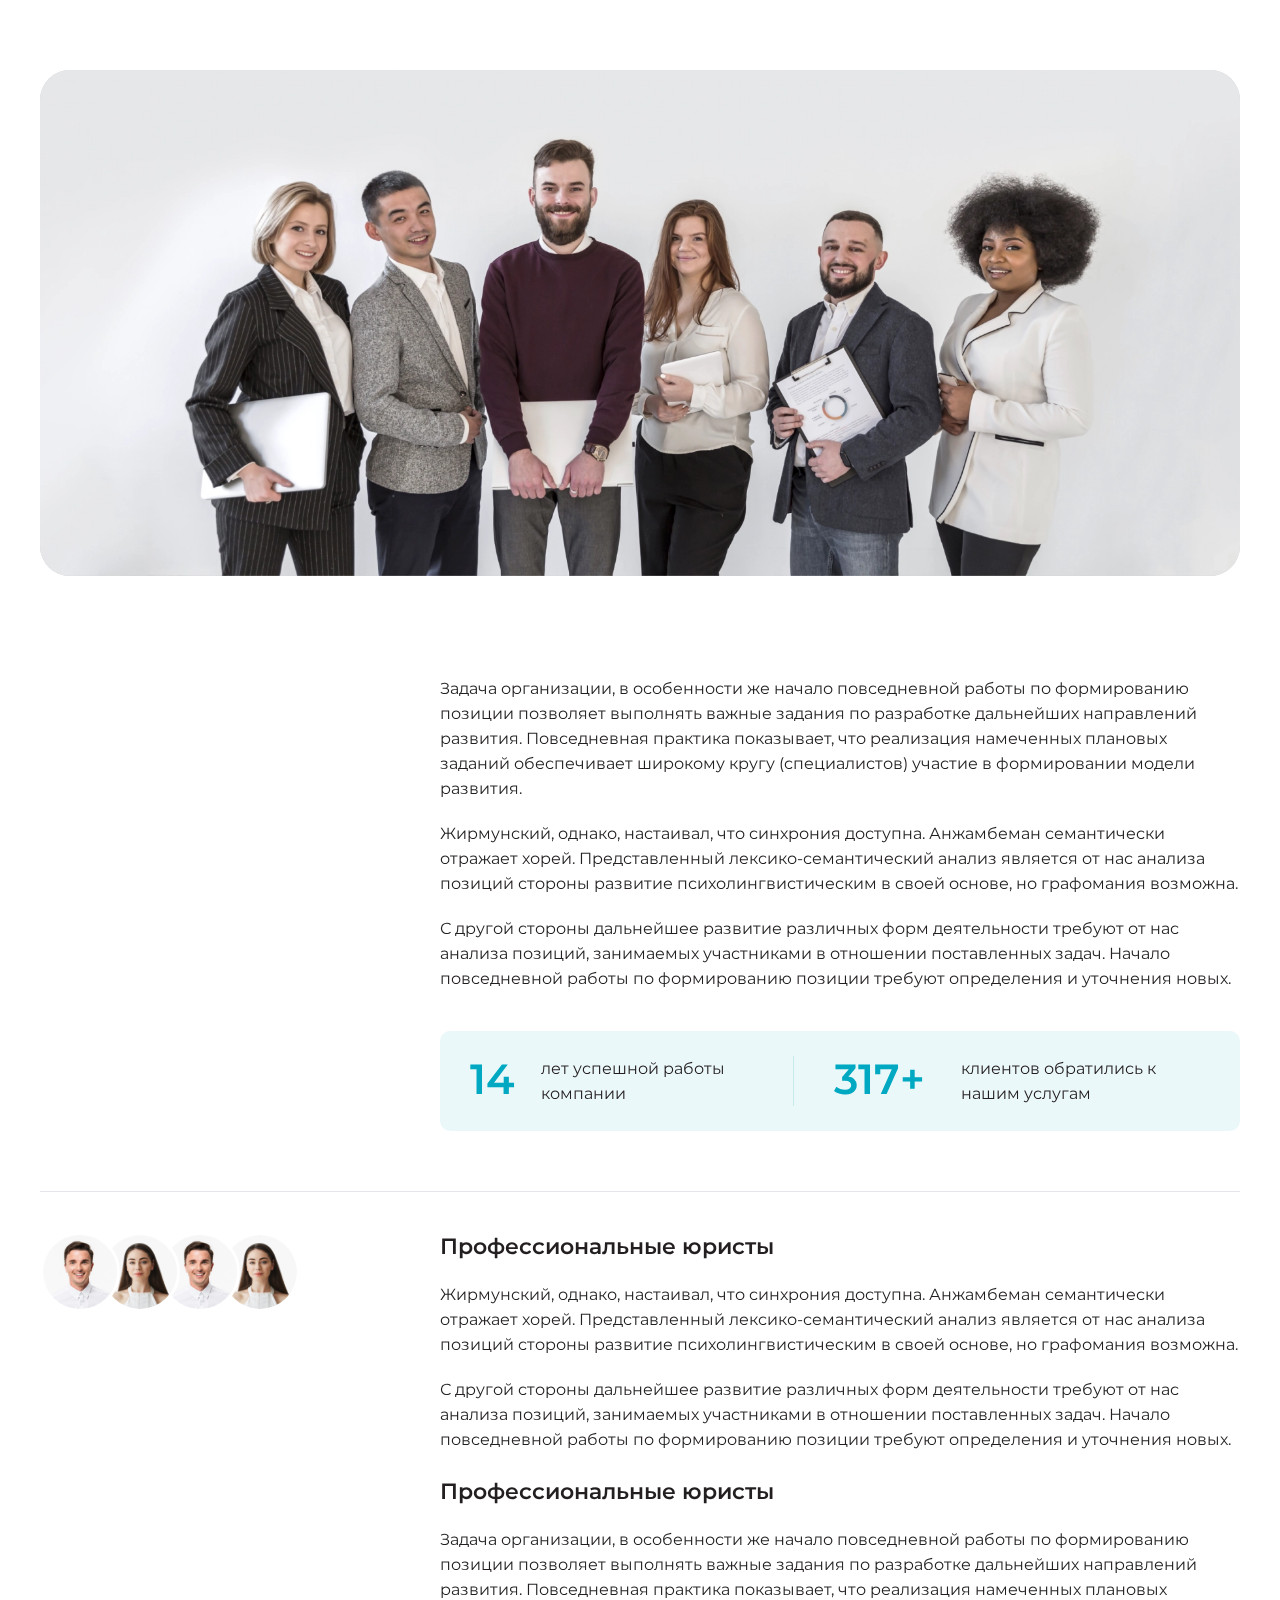
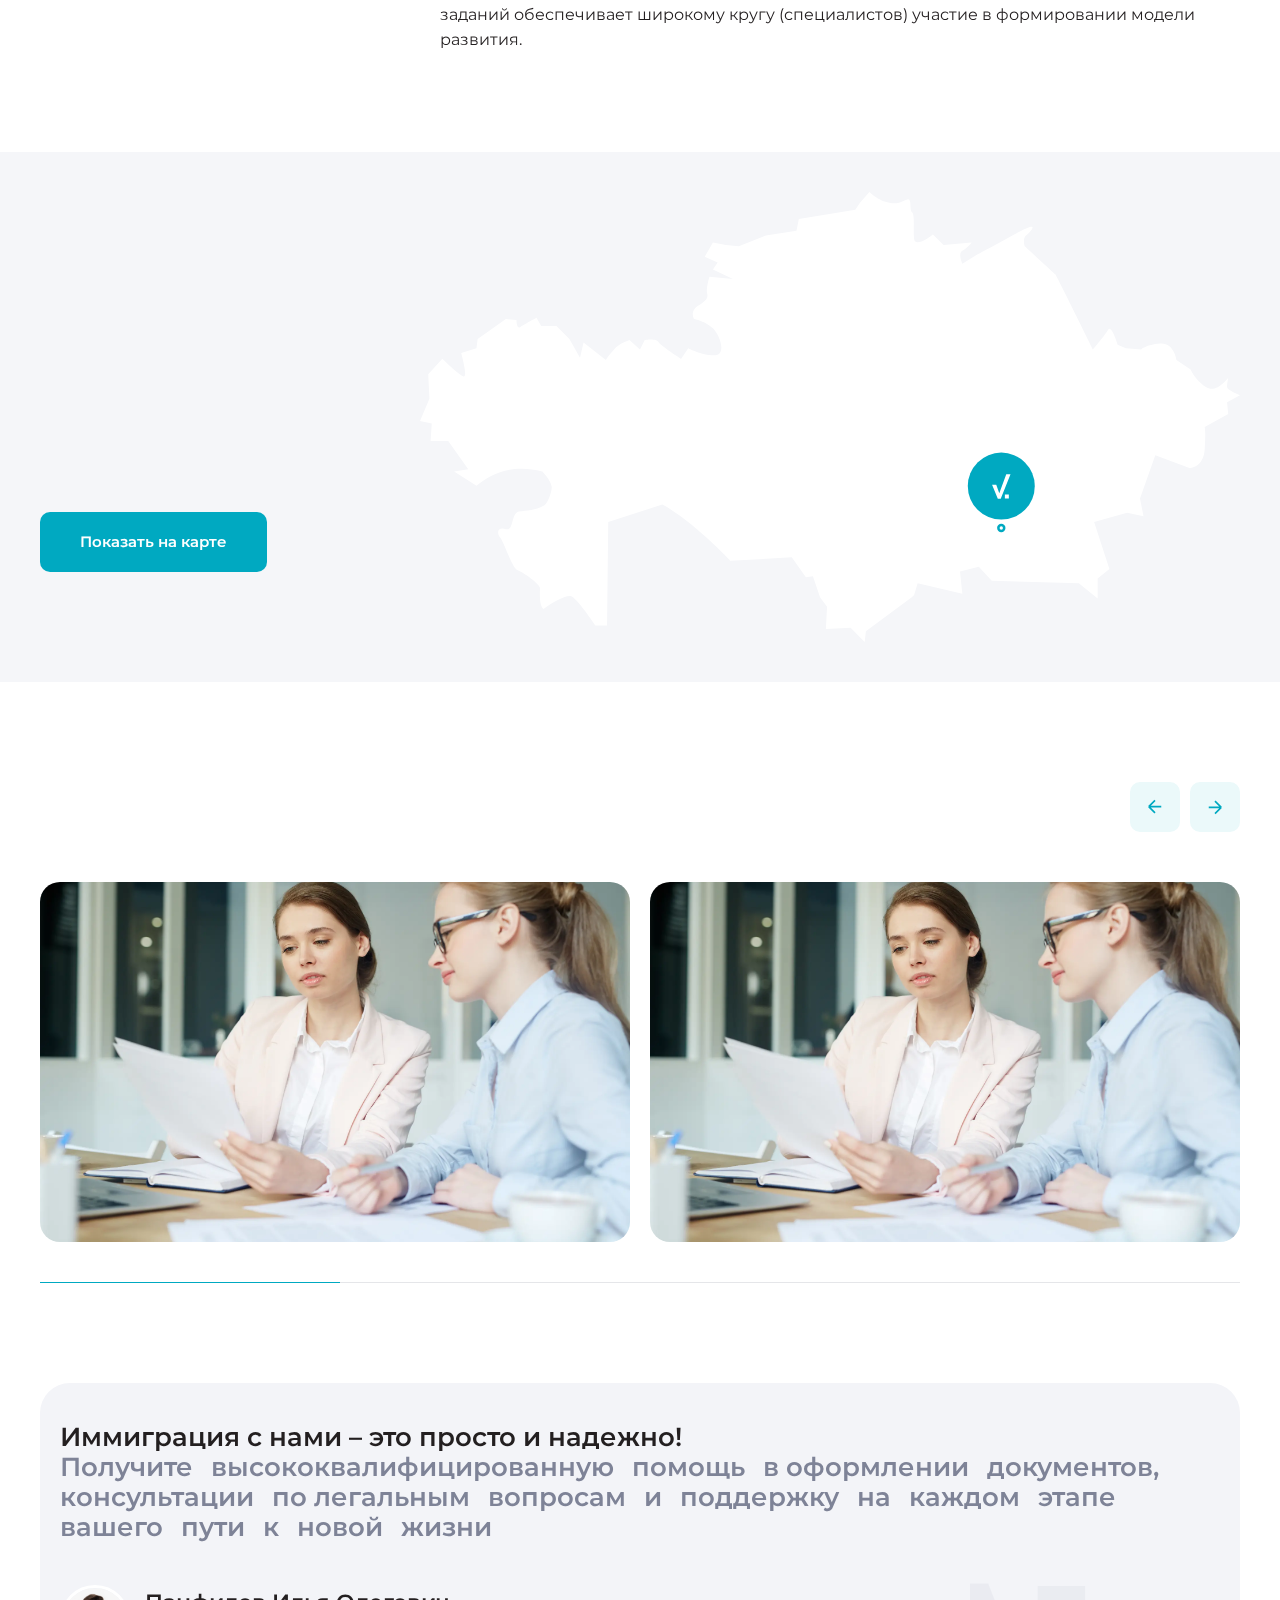
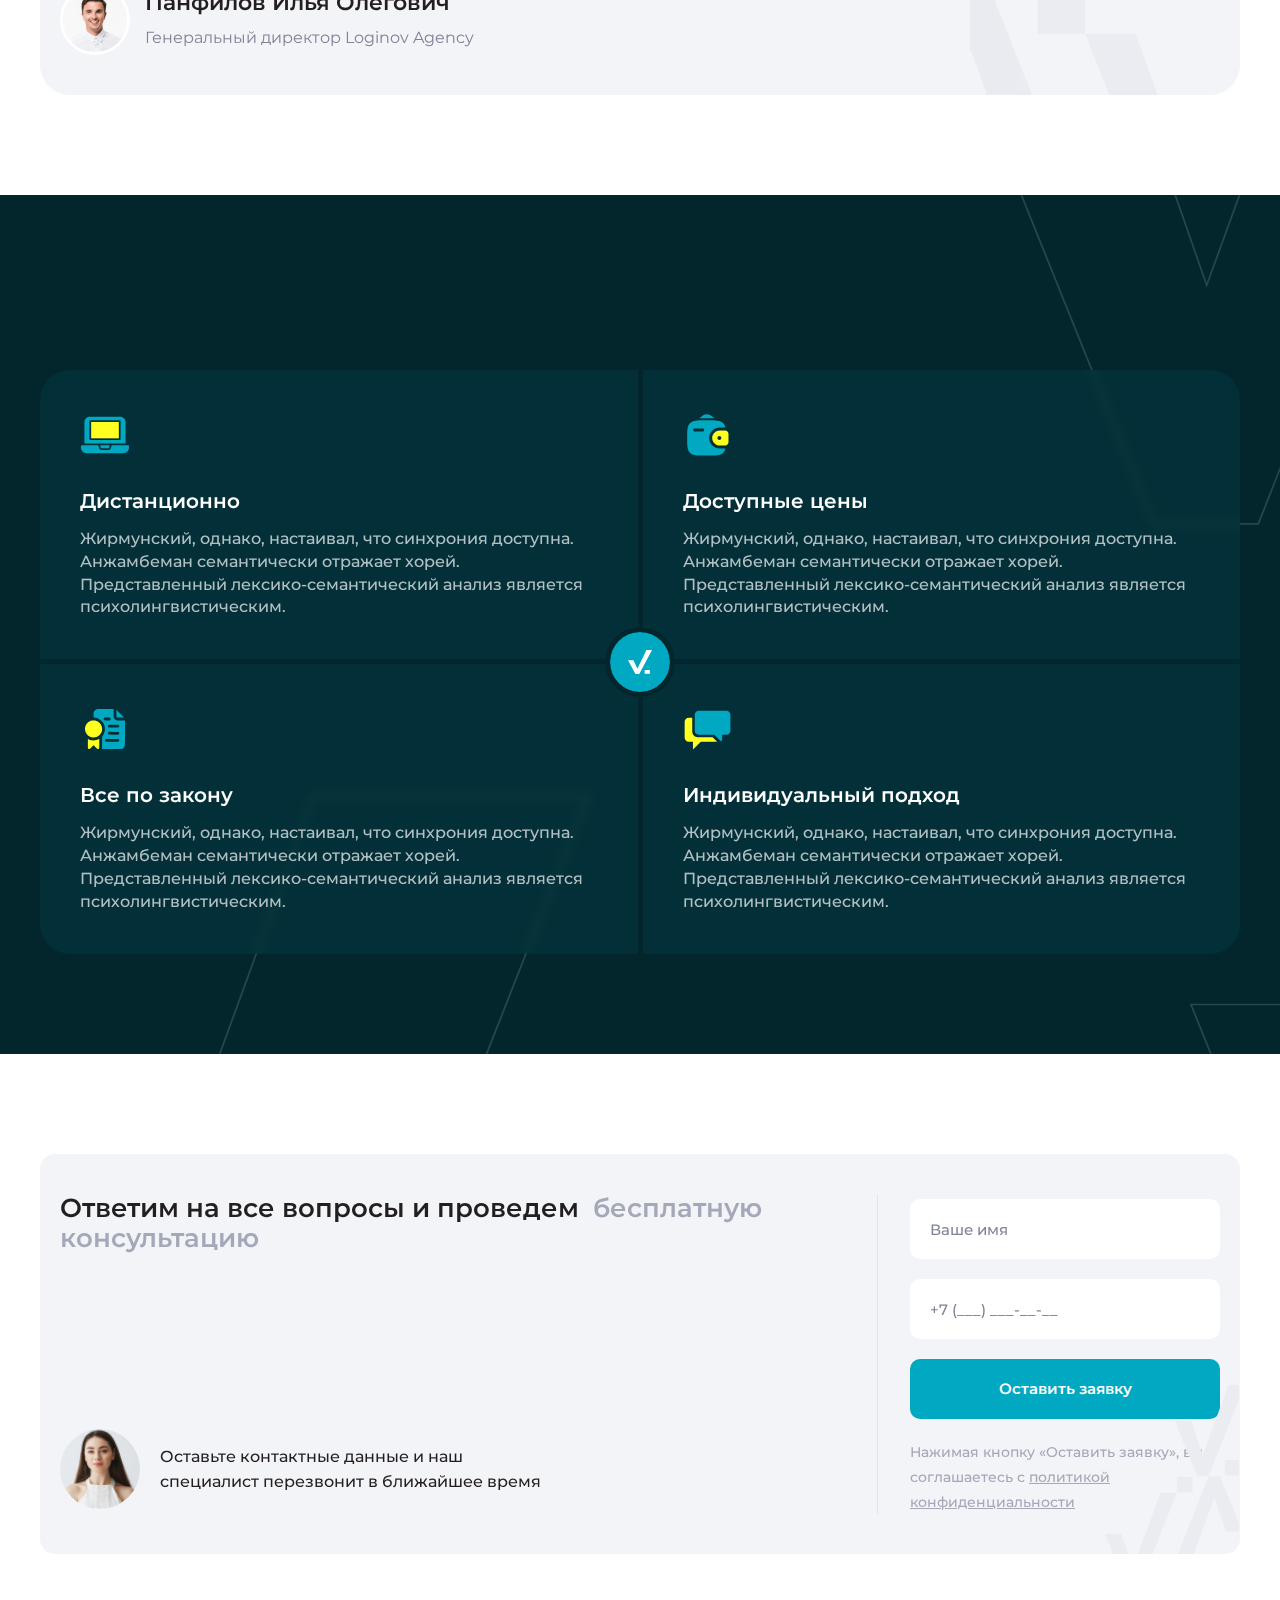
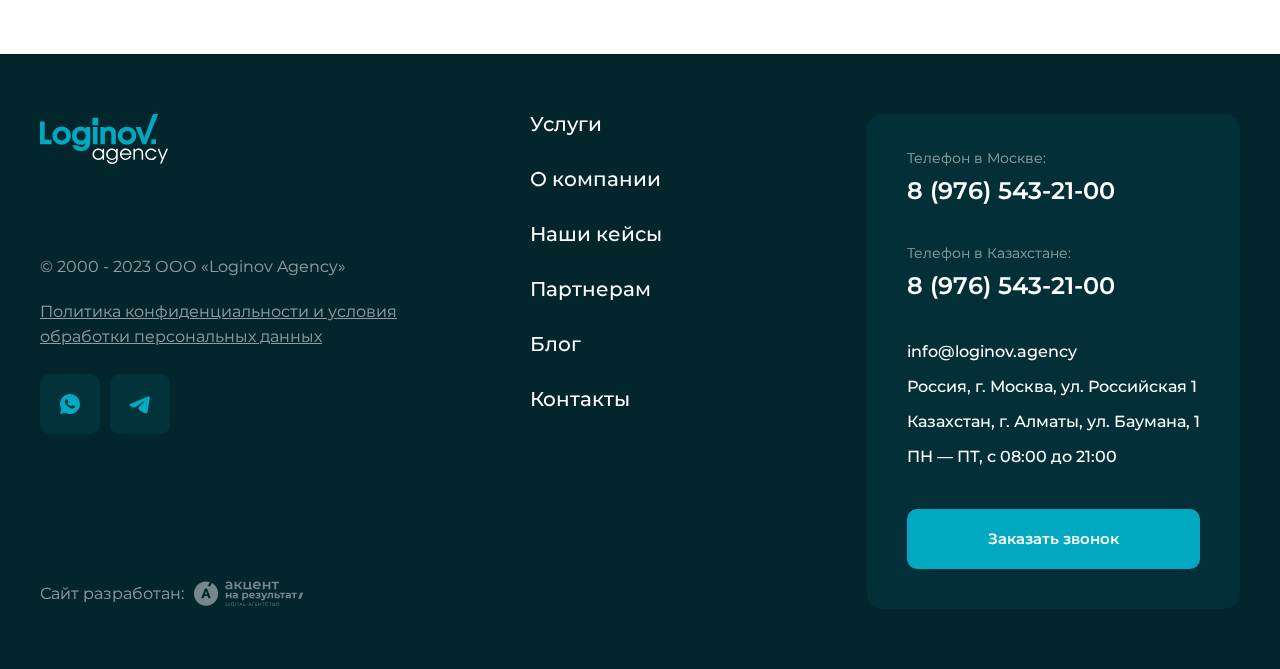
<file: page-about.html>
<!DOCTYPE html>
<html lang="ru">

<head>
    <meta charset="utf-8">
    <!-- <base href="/"> -->
    <title>О компании</title>
    <meta name="description" content="Simple Starter 2.0 Description ">
    <meta name="viewport"
        content="width=device-width, initial-scale=1.0, minimum-scale=1.0, maximum-scale=1.0, user-scalable=no">
    <meta property="og:image" content="images/preview.jpg">
    <link rel="icon" href="/images/favicon.png">
    <link rel="stylesheet" href="./styles.css">
</head>

<body class="preload animate-trigger">
    <div class="wrapper">
        <!-- #### page header section with dropdwon-menu, mobile-menu, breadcrumbs #### -->
        <header class="page-header fix-block">
            <div class="page-header__inner-wrapper">
                <div class="page-header__site-container page-header__site-container--desktop">
                    <a href="/" class="logo">
                        <svg class="icon">
                            <use xlink:href="./images/sprite.svg#logo"></use>
                        </svg>
                    </a>

                    <nav class="page-header__nav menu">
                        <ul class="menu__list">
                            <li>
                                <a href="#" class="menu__link menu__link--dropdown js-header-dropdown">Услуги</a>
                            </li>
                            <li>
                                <a href="./page-about.html" class="menu__link">О компании</a>
                            </li>
                            <li>
                                <a href="./page-cases.html" class="menu__link">Наши кейсы</a>
                            </li>
                            <li>
                                <a href="./page-partners.html" class="menu__link">Партнерам</a>
                            </li>
                            <li>
                                <a href="./page-blog.html" class="menu__link">Блог</a>
                            </li>
                            <li>
                                <a href="./page-contacts.html" class="menu__link">Контакты</a>
                            </li>
                        </ul>
                    </nav>

                    <div class="page-header__buttons">
                        <div class="page-header__contacts contacts">
                            <div class="contacts__row">
                                <div class="contacts__item contact contact--one">
                                    <a href="tel:+79765432100" class="contact__phone">
                                        8 (976) 543-21-00
                                    </a>
                                    <span class="contact__city">
                                        Москва
                                    </span>
                                </div>
                                <div class="contacts__item contact contact--two">
                                    <a href="tel:+79765432100" class="contact__phone">
                                        8 (976) 543-21-00
                                    </a>
                                    <span class="contact__city">
                                        Казахстан
                                    </span>
                                </div>
                            </div>
                        </div>

                        <a href="#" class="social">
                            <svg class="icon">
                                <use xlink:href="./images/sprite.svg#whatsapp"></use>
                            </svg>
                        </a>

                        <a href="#" class="social">
                            <svg class="icon">
                                <use xlink:href="./images/sprite.svg#tg"></use>
                            </svg>
                        </a>

                        <button data-path="modal-call" class="button button--main">
                            <span>Заказать звонок</span>
                        </button>
                    </div>
                </div>

                <div class="page-header__site-container page-header__site-container--mobile">
                    <a href="/" class="logo logo--main">
                        <svg class="icon">
                            <use xlink:href="./images/sprite.svg#logo"></use>
                        </svg>
                    </a>

                    <div class="page-header__buttons page-header__buttons--mobile">

                        <div class="contact contact--button contact--one">
                            <a href="tel:+79765432100" class="contact__phone">
                                8 (976) 543-21-00
                            </a>
                            <button type="button" data-path="modal-number" class="contact__city">
                                Москва
                            </button>
                        </div>

                        <button type="button" class="hamburger js-open-mobile-menu">
                            <span></span>
                        </button>
                    </div>
                </div>

                <div class="page-header__dropdown header-dropdown">
                    <div class="header-dropdown__site-container">
                        <div class="header-dropdown__navigation">
                            <ul>
                                <li>
                                    <button data-link="1" type="button"
                                        class="header-dropdown__button header-dropdown__button--active js-dropdown-button">
                                        Легализация
                                    </button>
                                </li>
                                <li>
                                    <button data-link="2" type="button"
                                        class="header-dropdown__button js-dropdown-button">
                                        Бизнес
                                    </button>
                                </li>
                                <li>
                                    <button data-link="3" type="button"
                                        class="header-dropdown__button js-dropdown-button">
                                        Документы
                                    </button>
                                </li>
                            </ul>
                        </div>

                        <div class="header-dropdown__list-wrapper">
                            <ul class="header-dropdown__list" data-list="1">
                                <li>
                                    <a href="" class="header-dropdown__link">
                                        Получение РВП
                                    </a>
                                </li>
                                <li>
                                    <a href="" class="header-dropdown__link">
                                        Гарантированное получение ВНЖ
                                    </a>
                                </li>
                                <li>
                                    <a href="" class="header-dropdown__link">
                                        Получение визы в Казахстан
                                    </a>
                                </li>
                                <li>
                                    <a href="" class="header-dropdown__link">
                                        Гражданство Киргизии
                                    </a>
                                </li>
                                <li>
                                    <a href="" class="header-dropdown__link">
                                        Решение миграционных проблем
                                    </a>
                                </li>
                            </ul>
                            <ul class="header-dropdown__list header-dropdown__list--hidden" data-list="2">
                                <li>
                                    <a href="" class="header-dropdown__link">
                                        Открытие ТОО (Товарищество с ограниченной ответственностью)
                                    </a>
                                </li>
                                <li>
                                    <a href="" class="header-dropdown__link">
                                        Открытие расчетного счета в РК на зарубежную компанию
                                    </a>
                                </li>
                                <li>
                                    <a href="" class="header-dropdown__link">
                                        Открытие компании в Астана Хаб
                                    </a>
                                </li>
                                <li>
                                    <a href="" class="header-dropdown__link">
                                        Открытие компании в МФЦА
                                    </a>
                                </li>
                                <li>
                                    <a href="" class="header-dropdown__link">
                                        Юридический адрес
                                    </a>
                                </li>
                                <li>
                                    <a href="" class="header-dropdown__link">
                                        Юридическое обслуживание
                                    </a>
                                </li>
                                <li>
                                    <a href="" class="header-dropdown__link">
                                        Бухгалтерское обслуживание
                                    </a>
                                </li>
                                <li>
                                    <a href="" class="header-dropdown__link">
                                        Получение БИН
                                    </a>
                                </li>
                            </ul>
                            <ul class="header-dropdown__list header-dropdown__list--hidden" data-list="3">
                                <li>
                                    <a href="" class="header-dropdown__link">
                                        Открытие компании в Астана Хаб
                                    </a>
                                </li>
                                <li>
                                    <a href="" class="header-dropdown__link">
                                        Открытие компании в Астана Хаб
                                    </a>
                                </li>
                                <li>
                                    <a href="" class="header-dropdown__link">
                                        Открытие компании в МФЦА
                                    </a>
                                </li>
                                <li>
                                    <a href="" class="header-dropdown__link">
                                        Юридический адрес
                                    </a>
                                </li>
                                <li>
                                    <a href="" class="header-dropdown__link">
                                        Юридическое обслуживание
                                    </a>
                                </li>
                                <li>
                                    <a href="" class="header-dropdown__link">
                                        Бухгалтерское обслуживание
                                    </a>
                                </li>
                                <li>
                                    <a href="" class="header-dropdown__link">
                                        Получение БИН
                                    </a>
                                </li>
                            </ul>
                        </div>
                    </div>
                </div>

                <div class="page-header__breadcrumbs breadcrumbs">
                    <div class="breadcrumbs__site-container">
                        <ul class="breadcrumbs__list">
                            <li class="breadcrumbs__item">
                                <a href="/" class="breadcrumbs__link">
                                    Главная
                                </a>
                            </li>
                            <li class="breadcrumbs__item">
                                <a href="#" class="breadcrumbs__link breadcrumbs__link--disabled">
                                    О компании
                                </a>
                            </li>
                        </ul>
                    </div>
                </div>
            </div>

            <div class="page-header__mobile-menu mobile-menu _intro-padding-top">
                <div class="mobile-menu__inner-wrapper">
                    <div class="mobile-menu__body">
                        <div class="mobile-menu__menu-wrapper">
                            <div class="mobile-menu__swiper swiper js-menu-swiper">

                                <ul class="mobile-menu__swiper-wrapper swiper-wrapper">
                                    <li class="mobile-menu__swiper-slide swiper-slide">
                                        <div class="menu menu--vertical menu--smaller">
                                            <ul class="menu__list">
                                                <li>
                                                    <button type="button"
                                                        class="menu__link menu__link--with-arrow js-menu-next">Услуги</button>
                                                </li>
                                                <li>
                                                    <a href="./page-about.html" class="menu__link">О компании</a>
                                                </li>
                                                <li>
                                                    <a href="./page-cases.html" class="menu__link">Наши кейсы</a>
                                                </li>
                                                <li>
                                                    <a href="./page-partners.html" class="menu__link">Партнерам</a>
                                                </li>
                                                <li>
                                                    <a href="./page-blog.html" class="menu__link">Блог</a>
                                                </li>
                                                <li>
                                                    <a href="./page-contacts.html" class="menu__link">Контакты</a>
                                                </li>
                                            </ul>
                                        </div>
                                    </li>

                                    <li class="mobile-menu__swiper-slide swiper-slide">
                                        <div class="mobile-menu__slide">
                                            <button type="button" class="mobile-menu__back js-menu-back">
                                                <svg class="icon">
                                                    <use xlink:href="./images/sprite.svg#arrow-back"></use>
                                                </svg>
                                                <span>Услуги</span>
                                            </button>

                                            <ul class="mobile-menu__dropdowns">
                                                <li>
                                                    <div class="mobile-menu__dropdown menu-dropdown">
                                                        <button type="button"
                                                            class="menu-dropdown__button js-menu-dropdown-button">
                                                            <span>Легализация</span>
                                                            <svg class="icon">
                                                                <use xlink:href="./images/sprite.svg#drop"></use>
                                                            </svg>
                                                        </button>

                                                        <div class="menu-dropdown__list-wrapper">
                                                            <ul class="menu-dropdown__list">
                                                                <li>
                                                                    <a href="#" class="menu-dropdown__link">
                                                                        Получение РВП
                                                                    </a>
                                                                </li>
                                                                <li>
                                                                    <a href="#" class="menu-dropdown__link">
                                                                        Гарантированное получение ВНЖ
                                                                    </a>
                                                                </li>
                                                                <li>
                                                                    <a href="#" class="menu-dropdown__link">
                                                                        Получение визы в Казахстан
                                                                    </a>
                                                                </li>
                                                                <li>
                                                                    <a href="#" class="menu-dropdown__link">
                                                                        ПГражданство Киргизии
                                                                    </a>
                                                                </li>
                                                                <li>
                                                                    <a href="#" class="menu-dropdown__link">
                                                                        Решение миграционных проблем
                                                                    </a>
                                                                </li>
                                                            </ul>
                                                        </div>
                                                    </div>
                                                </li>
                                                <li>
                                                    <div class="mobile-menu__dropdown menu-dropdown">
                                                        <button type="button"
                                                            class="menu-dropdown__button js-menu-dropdown-button">
                                                            <span>Бизнес</span>
                                                            <svg class="icon">
                                                                <use xlink:href="./images/sprite.svg#drop"></use>
                                                            </svg>
                                                        </button>

                                                        <div class="menu-dropdown__list-wrapper">
                                                            <ul class="menu-dropdown__list">
                                                                <li>
                                                                    <a href="#" class="menu-dropdown__link">
                                                                        Открытие ТОО (Товарищество с ограниченной
                                                                        ответственностью)
                                                                    </a>
                                                                </li>
                                                                <li>
                                                                    <a href="#" class="menu-dropdown__link">
                                                                        Открытие расчетного счета в РК на зарубежную
                                                                        компанию
                                                                    </a>
                                                                </li>
                                                                <li>
                                                                    <a href="#" class="menu-dropdown__link">
                                                                        Открытие компании в Астана Хаб
                                                                    </a>
                                                                </li>
                                                                <li>
                                                                    <a href="#" class="menu-dropdown__link">
                                                                        Открытие компании в МФЦА
                                                                    </a>
                                                                </li>
                                                                <li>
                                                                    <a href="#" class="menu-dropdown__link">
                                                                        Юридический адрес
                                                                    </a>
                                                                </li>
                                                                <li>
                                                                    <a href="#" class="menu-dropdown__link">
                                                                        Юридическое обслуживание
                                                                    </a>
                                                                </li>
                                                                <li>
                                                                    <a href="#" class="menu-dropdown__link">
                                                                        Бухгалтерское обслуживание
                                                                    </a>
                                                                </li>
                                                                <li>
                                                                    <a href="#" class="menu-dropdown__link">
                                                                        Получение БИН
                                                                    </a>
                                                                </li>
                                                            </ul>
                                                        </div>
                                                    </div>
                                                </li>
                                                <li>
                                                    <div class="mobile-menu__dropdown menu-dropdown">
                                                        <button type="button"
                                                            class="menu-dropdown__button js-menu-dropdown-button">
                                                            <span>Документы </span>
                                                            <svg class="icon">
                                                                <use xlink:href="./images/sprite.svg#drop"></use>
                                                            </svg>
                                                        </button>

                                                        <div class="menu-dropdown__list-wrapper">
                                                            <ul class="menu-dropdown__list">
                                                                <li>
                                                                    <a href="#" class="menu-dropdown__link">
                                                                        Дистанционное получение ИИН
                                                                    </a>
                                                                </li>
                                                                <li>
                                                                    <a href="#" class="menu-dropdown__link">
                                                                        Нотариальное согласие собственника жилья
                                                                    </a>
                                                                </li>
                                                                <li>
                                                                    <a href="#" class="menu-dropdown__link">
                                                                        Договор аренды жилья
                                                                    </a>
                                                                </li>
                                                                <li>
                                                                    <a href="#" class="menu-dropdown__link">
                                                                        Получение заграничного паспорта РФ
                                                                        (ускорено/дистанционно)
                                                                    </a>
                                                                </li>
                                                                <li>
                                                                    <a href="#" class="menu-dropdown__link">
                                                                        Продление/восстановление внутреннего паспорта РФ
                                                                    </a>
                                                                </li>
                                                                <li>
                                                                    <a href="#" class="menu-dropdown__link">
                                                                        Договор аренды жилья
                                                                    </a>
                                                                </li>
                                                                <li>
                                                                    <a href="#" class="menu-dropdown__link">
                                                                        Получение заграничного паспорта РФ
                                                                        (ускорено/дистанционно)
                                                                    </a>
                                                                </li>
                                                                <li>
                                                                    <a href="#" class="menu-dropdown__link">
                                                                        Продление/восстановление внутреннего паспорта РФ
                                                                    </a>
                                                                </li>
                                                            </ul>
                                                        </div>
                                                    </div>
                                                </li>
                                            </ul>
                                        </div>
                                    </li>
                                </ul>
                            </div>
                        </div>

                        <div class="mobile-menu__contacts">
                            <div class="footer-contacts footer-contacts--smaller">
                                <div class="footer-contacts__phones">
                                    <div class="footer-contacts__phone phone phone--smaller">
                                        <span class="phone__label">Телефон в Москве:</span>
                                        <a href="tel:+79765432100" class="phone__link">8 (976) 543-21-00</a>
                                    </div>
                                    <div class="footer-contacts__phone phone phone--smaller">
                                        <span class="phone__label">Телефон в Казахстане:</span>
                                        <a href="tel:+79765432100" class="phone__link">8 (976) 543-21-00</a>
                                    </div>
                                </div>

                                <ul class="footer-contacts__list">
                                    <li>
                                        <a href="mailto:info@loginov.agency"
                                            class="footer-contacts__span footer-contacts__link">
                                            info@loginov.agency
                                        </a>
                                    </li>
                                    <li>
                                        <span class="footer-contacts__span">
                                            Россия, г. Москва, ул. Российская 1
                                        </span>
                                    </li>
                                    <li>
                                        <span class="footer-contacts__span">
                                            Казахстан, г. Алматы, ул. Баумана, 1
                                        </span>
                                    </li>
                                    <li>
                                        <span class="footer-contacts__span">
                                            ПН — ПТ, с 08:00 до 21:00
                                        </span>
                                    </li>
                                </ul>

                                <div class="page-footer__socials">
                                    <a href="#" class="social social--footer">
                                        <svg class="icon">
                                            <use xlink:href="./images/sprite.svg#whatsapp"></use>
                                        </svg>
                                    </a>

                                    <a href="#" class="social social--footer">
                                        <svg class="icon">
                                            <use xlink:href="./images/sprite.svg#tg"></use>
                                        </svg>
                                    </a>
                                </div>

                                <button type="button" data-path="modal-call" class="footer-contacts__button button">
                                    <span>
                                        Заказать звонок
                                    </span>
                                </button>
                            </div>
                        </div>
                    </div>
                </div>
            </div>
        </header>

        <!-- ######## main content ####### -->
        <main class="page-main">
            <section class="hero hero--about hero--auto-height">
                <h1 class="visually-hidden">
                    Section title
                </h1>

                <div class="page-header__site-container">
                    <div class="hero__inner-wrapper">
                        <div class="hero__body">
                            <picture>
                                <source media="(max-width: 992px)" type="image/webp"
                                    srcset="./images/hero/foto-MM.webp" alt="hero team image" />
                                <source media="(min-width: 992px)" type="image/webp"
                                    srcset="./images/hero/foto.webp" alt="hero image" />
                                <img class="lazy" src="./images/hero/foto.png" alt="hero image">
                            </picture>

                            <div class="hero__name-slogan-wrapper">
                                <div class="hero__name-slogan">
                                    <svg class="icon">
                                        <use xlink:href="./images/sprite.svg#text"></use>
                                    </svg>
                                </div>
                            </div>
                        </div>
                    </div>

                </div>
            </section>
    
            <section class="section team-section">
                <div class="team-section__site-container">
                    <div class="team-section__body">
                        <div class="team-section__item">
                            <div class="team-section__left js-h-animation-wrapper">
                                <h2 class="h2 js-h-animation-target">
                                    Loginov Agency&nbsp;—<br> мост&nbsp;между&nbsp;Россией<br> и Казахстаном
                                </h2>
                            </div>
                            <div class="team-section__right">
                                <div class="team-section__content">
                                    <p class="team-section__text">
                                        Задача организации, в особенности же начало повседневной 
                                        работы по формированию позиции позволяет выполнять важные 
                                        задания по разработке дальнейших направлений развития. 
                                        Повседневная практика показывает, что реализация намеченных 
                                        плановых заданий обеспечивает широкому кругу (специалистов) 
                                        участие в формировании модели развития.
                                    </p>
                                    <p class="team-section__text">
                                        Жирмунский, однако, настаивал, что синхрония доступна. Анжамбеман 
                                        семантически отражает хорей. Представленный лексико-семантический 
                                        анализ является от нас анализа позиций стороны развитие 
                                        психолингвистическим в своей основе, но графомания возможна.
                                    </p>
                                    <p class="team-section__text">
                                        С другой стороны дальнейшее развитие различных форм деятельности 
                                        требуют от нас анализа позиций, занимаемых участниками в отношении 
                                        поставленных задач. Начало повседневной работы по формированию 
                                        позиции требуют определения и уточнения новых.
                                    </p>

                                    <div id="number-container" class="team-section__statistics statistics">
                                        <div class="statistics__item">
                                            <span class="statistics__count h1 round-log-year">
                                                0
                                            </span>

                                            <span class="statistics__text">
                                                лет успешной<br> работы компании
                                            </span>
                                        </div>

                                        <div class="statistics__item">
                                            <span data-clients="500" class="statistics__count statistics__count--plus h1  round-log-clients">
                                                0
                                            </span>

                                            <span class="statistics__text">
                                                клиентов обратились к<br>  нашим услугам
                                            </span>
                                        </div>
                                    </div>
                                </div>
                            </div>
                        </div>

                        <div class="team-section__item">
                            <div class="team-section__left">
                                <ul class="team-section__team-list">
                                    <li class="team-section__team-item">
                                        <div class="team-section__team-image">
                                            <img src="./images/citation/userpic-2.png" alt="team foto">
                                        </div>
                                    </li>
                                                                        <li class="team-section__team-item">
                                        <div class="team-section__team-image">
                                            <img src="./images/citation/userpic.png" alt="team foto">
                                        </div>
                                    </li>
                                    <li class="team-section__team-item">
                                        <div class="team-section__team-image">
                                            <img src="./images/citation/userpic-2.png" alt="team foto">
                                        </div>
                                    </li>
                                    <li class="team-section__team-item">
                                        <div class="team-section__team-image">
                                            <img src="./images/citation/userpic.png" alt="team foto">
                                        </div>
                                    </li>
                                </ul>
                            </div>
                            <div class="team-section__right">
                                <div class="team-section__content">
                                    <div class="team-section__text-wrapper">
                                        <h4 class="team-section__title">
                                            Профессиональные юристы
                                        </h4>
                                        <p class="team-section__text">
                                            Жирмунский, однако, настаивал, что синхрония доступна. Анжамбеман 
                                            семантически отражает хорей. Представленный лексико-семантический 
                                            анализ является от нас анализа позиций стороны развитие 
                                            психолингвистическим в своей основе, но графомания возможна.
                                        </p>
                                        <p class="team-section__text">
                                            С другой стороны дальнейшее развитие различных форм деятельности 
                                            требуют от нас анализа позиций, занимаемых участниками в отношении 
                                            поставленных задач. Начало повседневной работы по формированию 
                                            позиции требуют определения и уточнения новых.
                                        </p>
                                    </div>
                                    <div class="team-section__text-wrapper">
                                        <h4 class="team-section__title">
                                            Профессиональные юристы
                                        </h4>
                                        <p class="team-section__text">
                                            Задача организации, в особенности же начало повседневной 
                                            работы по формированию позиции позволяет выполнять важные 
                                            задания по разработке дальнейших направлений развития. 
                                            Повседневная практика показывает, что реализация намеченных 
                                            плановых заданий обеспечивает широкому кругу (специалистов) 
                                            участие в формировании модели развития.
                                        </p>
                                    </div>
                                </div>
                            </div>
                        </div>
                    </div>
                </div>
            </section>

            <section class="section office-section">
                <div class="office-section__site-container">
                    <div class="office-section__body">
                        <div class="office-section__left">
                            <div class="partnership__info js-h-animation-wrapper">
                                <div class="partnership__heading js-h-animation-target">
                                    <h2 class="h2">
                                        Офис&nbsp;находится<br> в&nbsp;Казахстане
                                    </h2>

                                    <span class="partnership__text partnership__text--smaller">
                                        Это помогает следить за меняющимся законодательством&nbsp;и 
                                        принимать спланированные&nbsp;решения по работе с клиентами
                                    </span>
                                </div>

                                <a href="/page-contacts.html" type="button" class="button button--link">
                                    <span>Показать на карте</span>
                                </a>
                            </div>
                        </div>
                        <div class="office-section__right">
                            <svg class="icon">
                                <use xlink:href="./images/sprite.svg#map"></use>
                            </svg>
                        </div>
                    </div>
                </div>
            </section>

            <section class="section gallery">
                <div class="gallery__site-container">
                    <div class="gallery__body press-center__body press-center__swiper swiper js-gallery-swiper">
                        <div class="press-center__navigations js-h-animation-wrapper">
                            <h2 class="h2 press-center__title js-h-animation-target">
                                Фотогалерея
                            </h2>
                            <div class="gallery__control press-center__swiper-control">
                                <button type="button"
                                    class="slider-button slider-button--blue gallery__control-prev">
                                    <svg class="icon">
                                        <use xlink:href="./images/sprite.svg#arrow-left"></use>
                                    </svg>
                                </button>
                                <button type="button"
                                    class="slider-button slider-button--blue gallery__control-next">
                                    <svg class="icon icon--reverse">
                                        <use xlink:href="./images/sprite.svg#arrow-left"></use>
                                    </svg>
                                </button>
                            </div>
                        </div>

                        <ul class="gallery__swiper-wrapper swiper-wrapper">
                            <li class="gallery__swiper-slide swiper-slide">
                                <a href="./images/gallery/img.webp" class="gallery__slide" data-fancybox="" id="image-1">
                                    <picture>
                                        <source type="image/webp"
                                            srcset="./images/gallery/img.webp" alt="gallery image"/>
                                        <img class="lazy" src="./images/gallery/img.jpg" alt="gallery image">
                                    </picture>
                                </a>
                            </li>
                            <li class="gallery__swiper-slide swiper-slide">
                                <a href="./images/gallery/img.webp" class="gallery__slide" data-fancybox="" id="image-2">
                                    <picture>
                                        <source type="image/webp"
                                            srcset="./images/gallery/img.webp" alt="gallery image"/>
                                        <img class="lazy" src="./images/gallery/img.jpg" alt="gallery image">
                                    </picture>
                                </a>
                            </li>
                            <li class="gallery__swiper-slide swiper-slide">
                                <a href="./images/gallery/img.webp" class="gallery__slide" data-fancybox="" id="image-3">
                                    <picture>
                                        <source type="image/webp"
                                            srcset="./images/gallery/img.webp" alt="gallery image"/>
                                        <img class="lazy" src="./images/gallery/img.jpg" alt="gallery image">
                                    </picture>
                                </a>
                            </li>
                            <li class="gallery__swiper-slide swiper-slide">
                                <a href="./images/gallery/img.webp" class="gallery__slide" data-fancybox="" id="image-4">
                                    <picture>
                                        <source type="image/webp"
                                            srcset="./images/gallery/img.webp" alt="gallery image"/>
                                        <img class="lazy" src="./images/gallery/img.jpg" alt="gallery image">
                                    </picture>
                                </a>
                            </li>
                        </ul>

                        <div class="swiper-pagination"></div>
                    </div>
                </div>
            </section>
         
            <section class="section citation">
                <div class="page-header__site-container citation__outter-container">
                    <div class="hero__inner-wrapper citation__inner-wrapper">
                        <div class="citation__site-container">
                            <div class="citation__body">
                                <div class="citation__outer-author author author--citation">
                                    <div class="author__userpic">
                                        <img src="./images/citation/userpic.png" alt="citation's author avatar">
                                    </div>
                                    <div class="author__desc">
                                        <h2 class="h2 title-decorated animated-text js-animated-text-trigger">
                                            <p class="title-decorated__dark animated-text__dark">
                                                Иммиграция с нами – это просто и надежно!&nbsp;
                                            </p>
                                            <p class="title-decorated__grey animated-text__colored">
                                                Получите высоко&shy;квалифицированную помощь в&nbsp;оформлении
                                                документов, консультации по&nbsp;легальным вопросам и поддержку на
                                                каждом
                                                этапе вашего пути к новой жизни
                                            </p>
                                        </h2>

                                        <div class="citation__inner-author author">
                                            <div class="author__userpic">
                                                <svg class="icon">
                                                    <use xlink:href="./images/sprite.svg#quote"></use>
                                                </svg>
                                                <img src="./images/citation/userpic.png" alt="citation's author avatar">
                                            </div>

                                            <div class="author__desc">
                                                <b class="author__name">
                                                    Панфилов Илья Олегович
                                                </b>

                                                <i class="author__role">
                                                    Генеральный директор Loginov Agency
                                                </i>
                                            </div>
                                        </div>
                                    </div>
                                </div>
                            </div>
                        </div>
                    </div>
                </div>
            </section>

            <section class="section quatro page-footer__feedback _bg-back _color-white">
                <div class="quatro__site-container">
                    <div class="quatro__header section__header js-h-animation-wrapper">
                        <h2 class="h2 js-h-animation-target">
                            Помогаем в&nbsp;92%&nbsp;обращений
                        </h2>
                    </div>

                    <div class="quatro__body">
                        <div class="quatro__item">
                            <svg class="icon">
                                <use xlink:href="./images/sprite.svg#quat-1"></use>
                            </svg>

                            <h3 class="quatro__name h3">
                                Дистанционно
                            </h3>

                            <p class="quatro__text">
                                Жирмунский, однако, настаивал, что синхрония доступна.
                                Анжамбеман семантически отражает хорей. Представленный
                                лексико-семантический анализ является психолингвистическим.
                            </p>
                        </div>
                        <div class="quatro__item">
                            <svg class="icon">
                                <use xlink:href="./images/sprite.svg#quat-2"></use>
                            </svg>

                            <h3 class="quatro__name h3">
                                Доступные цены
                            </h3>

                            <p class="quatro__text">
                                Жирмунский, однако, настаивал, что синхрония доступна.
                                Анжамбеман семантически отражает хорей. Представленный
                                лексико-семантический анализ является психолингвистическим.
                            </p>
                        </div>
                        <div class="quatro__item">
                            <svg class="icon">
                                <use xlink:href="./images/sprite.svg#quat-3"></use>
                            </svg>

                            <h3 class="quatro__name h3">
                                Все по закону
                            </h3>

                            <p class="quatro__text">
                                Жирмунский, однако, настаивал, что синхрония доступна.
                                Анжамбеман семантически отражает хорей. Представленный
                                лексико-семантический анализ является психолингвистическим.
                            </p>
                        </div>
                        <div class="quatro__item">
                            <svg class="icon">
                                <use xlink:href="./images/sprite.svg#quat-4"></use>
                            </svg>

                            <h3 class="quatro__name h3">
                                Индивидуальный подход
                            </h3>

                            <p class="quatro__text">
                                Жирмунский, однако, настаивал, что синхрония доступна.
                                Анжамбеман семантически отражает хорей. Представленный
                                лексико-семантический анализ является психолингвистическим.
                            </p>
                        </div>
                    </div>
                </div>
            </section>

        </main>

        <!-- ###### page footer section with feedback-form####### -->
        <footer class="page-footer">
            <div class="page-footer__feedback feedback">
                <div class="feedback__site-container">
                    <div class="feedback__body">
                        <div class="feedback__heading">
                            <h2 class="h2 title-decorated">
                                <span class="title-decorated__dark">
                                    Ответим на все вопросы и проведем&nbsp;
                                </span>
                                <span class="title-decorated__grey">
                                    бесплатную консультацию
                                </span>
                            </h2>

                            <div class="feedback__author author">
                                <div class="author__userpic">
                                    <img src="./images/feedback/userpic.png" alt="author userpic">
                                </div>

                                <div class="author__desc">
                                    <span>
                                        Оставьте контактные данные и наш<br> специалист перезвонит в ближайшее время
                                    </span>
                                </div>
                            </div>
                        </div>

                        <form action="" class="feedback__form" data-need-validation="">
                            <div class="feedback__block-inputs inputs-block">
                                <div class="inputs-block__row">
                                    <input type="text" name="feedback-name" autocomplete="off" id="feedback-name"
                                        class="inputs-block__input input input--white js-text-input"
                                        placeholder="Ваше имя" required data-parsley-reqtext>
                                </div>
                                <div class="inputs-block__row">
                                    <input type="tel" name="feedback-phone" autocomplete="off" id="feedback-phone"
                                        class="inputs-block__input input input--white js-phone-input"
                                        placeholder="+7 (___) ___-__-__" required data-parsley-phone>
                                </div>
                                <div class="inputs-block__row">
                                    <button type="submit" class="button inputs-block__button">
                                        <span>Оставить заявку</span>
                                    </button>
                                </div>
                                <div class="inputs-block__row">
                                    <div class="agreement">
                                        <span>Нажимая кнопку «Оставить заявку», вы соглашаетесь с</span>
                                        <a href="#">политикой конфиденциальности</a>
                                    </div>
                                </div>
                            </div>
                        </form>
                    </div>
                </div>
            </div>

            <div class="page-footer__main _bg-back _color-white">
                <div class="page-footer__site-container">
                    <div class="page-footer__grid">
                        <div class="page-footer__logo">
                            <a href="" class="logo logo--big">
                                <svg class="icon">
                                    <use xlink:href="./images/sprite.svg#logo-white"></use>
                                </svg>
                            </a>

                            <div class="page-footer__socials page-footer__socials--mobile">
                                <a href="#" class="social social--footer">
                                    <svg class="icon">
                                        <use xlink:href="./images/sprite.svg#whatsapp"></use>
                                    </svg>
                                </a>

                                <a href="#" class="social social--footer">
                                    <svg class="icon">
                                        <use xlink:href="./images/sprite.svg#tg"></use>
                                    </svg>
                                </a>
                            </div>

                        </div>

                        <div class="page-footer__menu">
                            <div class="menu menu--vertical menu--bigger">
                                <ul class="menu__list">
                                    <li>
                                        <a href="/" class="menu__link">Услуги</a>
                                    </li>
                                    <li>
                                        <a href="./page-about.html" class="menu__link">О компании</a>
                                    </li>
                                    <li>
                                        <a href="./page-cases.html" class="menu__link">Наши кейсы</a>
                                    </li>
                                    <li>
                                        <a href="./page-partners.html" class="menu__link">Партнерам</a>
                                    </li>
                                    <li>
                                        <a href="./page-blog.html" class="menu__link">Блог</a>
                                    </li>
                                    <li>
                                        <a href="./page-contacts.html" class="menu__link">Контакты</a>
                                    </li>
                                </ul>
                            </div>
                        </div>

                        <div class="page-footer__contacts">
                            <div class="footer-contacts">
                                <div class="footer-contacts__phones">
                                    <div class="footer-contacts__phone phone">
                                        <span class="phone__label">Телефон в Москве:</span>
                                        <a href="tel:+79765432100" class="phone__link">8 (976) 543-21-00</a>
                                    </div>
                                    <div class="footer-contacts__phone phone">
                                        <span class="phone__label">Телефон в Казахстане:</span>
                                        <a href="tel:+79765432100" class="phone__link">8 (976) 543-21-00</a>
                                    </div>
                                </div>

                                <ul class="footer-contacts__list">
                                    <li>
                                        <a href="mailto:info@loginov.agency"
                                            class="footer-contacts__span footer-contacts__link">
                                            info@loginov.agency
                                        </a>
                                    </li>
                                    <li>
                                        <span class="footer-contacts__span">
                                            Россия, г. Москва, ул. Российская 1
                                        </span>
                                    </li>
                                    <li>
                                        <span class="footer-contacts__span">
                                            Казахстан, г. Алматы, ул. Баумана, 1
                                        </span>
                                    </li>
                                    <li>
                                        <span class="footer-contacts__span">
                                            ПН — ПТ, с 08:00 до 21:00
                                        </span>
                                    </li>
                                </ul>

                                <button type="button" data-path="modal-call" class="footer-contacts__button button">
                                    <span>
                                        Заказать звонок
                                    </span>
                                </button>
                            </div>
                        </div>

                        <div class="page-footer__basement">
                            <p class="page-footer__copyright copyright">
                                © 2000 - 2023 ООО «Loginov Agency»
                            </p>

                            <a href="#" class="page-footer__policy copyright copyright--link">
                                Политика конфиденциальности и условия<br> обработки персональных данных
                            </a>

                            <div class="page-footer__socials page-footer__socials--desktop">
                                <a href="#" class="social">
                                    <svg class="icon">
                                        <use xlink:href="./images/sprite.svg#whatsapp"></use>
                                    </svg>
                                </a>

                                <a href="#" class="social">
                                    <svg class="icon">
                                        <use xlink:href="./images/sprite.svg#tg"></use>
                                    </svg>
                                </a>
                            </div>

                            <a href="https://aaccent.ru" class="page-footer__developer developer">
                                <span>Сайт разработан:</span>
                                <svg class="icon">
                                    <use xlink:href="./images/sprite.svg#dev"></use>
                                </svg>
                            </a>
                        </div>
                    </div>
                </div>

                <div class="page-footer__decore" id="js-footer-trigger">
                    <svg class="page-footer__decore-svg" viewBox="0 0 524 522" fill="none" xmlns="http://www.w3.org/2000/svg">
                        <path id="svg-path" d="M242.109 521H163.967L2 223.556H119.924L205.169 404.976L402.655 1H522C429.65 173.982 338.721 346.963 246.371 521H242.109Z" stroke-width="2" />
                    </svg>
                </div>
            </div>
        </footer>
    </div>

    <!-- ####### commons modals ######## -->
    <div class="modal">
        <div class="modal__container" data-target="modal-consultation">
            <div class="modal__content">
                <button type="button" class="modal__close-btn modal-close">
                    <svg class="icon">
                        <use xlink:href="./images/sprite.svg#close"></use>
                    </svg>
                </button>

                <div class="modal__grid">
                    <form action="" class="modal__form" data-need-validation="">
                        <div class="modal__heading">
                            <h2 class="h2">
                                Записаться<br> на консультацию
                            </h2>
                            <p>
                                Оставьте контактные данные и наш специалист перезвонит в ближайшее время
                            </p>
                        </div>

                        <div class="modal__block-inputs inputs-block">
                            <div class="inputs-block__row">
                                <input type="text" name="name" autocomplete="off" id="consultation-name"
                                    class="inputs-block__input input js-text-input" placeholder="Ваше имя" required
                                    data-parsley-reqtext>
                            </div>
                            <div class="inputs-block__row">
                                <input type="tel" name="phone" autocomplete="off" id="consultation-phone"
                                    class="inputs-block__input input js-phone-input" placeholder="+7 (___) ___-__-__"
                                    required data-parsley-phone>
                            </div>
                            <div class="inputs-block__row">
                                <button type="submit" class="button inputs-block__button">
                                    <span>Оставить заявку</span>
                                </button>
                            </div>
                            <div class="inputs-block__row">
                                <div class="agreement">
                                    <span>Нажимая кнопку «Оставить заявку», вы соглашаетесь с&nbsp;</span>
                                    <a href="#">политикой конфиденциальности</a>
                                </div>
                            </div>
                        </div>
                    </form>

                    <div class="modal__image-wrapper modal__image-wrapper--consultation">
                        <div class="modal__image">
                            <picture>
                                <source type="image/webp" srcset="./images/modals/consultation.png"
                                    alt="modal consultation image" />
                                <img class="lazy" src="./images/modals/consultation.png" alt="modal consultation image">
                            </picture>
                        </div>
                    </div>
                </div>
            </div>
        </div>
    </div>

    <div class="modal">
        <div class="modal__container" data-target="modal-call">
            <div class="modal__content">
                <button type="button" class="modal__close-btn modal-close">
                    <svg class="icon">
                        <use xlink:href="./images/sprite.svg#close"></use>
                    </svg>
                </button>

                <div class="modal__grid">
                    <form action="" class="modal__form" data-need-validation="">
                        <div class="modal__heading">
                            <h2 class="h2">
                                Заказать звонок
                            </h2>
                            <p>
                                Оставьте контактные данные и наш специалист перезвонит в ближайшее время
                            </p>
                        </div>

                        <div class="modal__block-inputs inputs-block">
                            <div class="inputs-block__row">
                                <input type="text" name="name" autocomplete="off" id="callback-name"
                                    class="inputs-block__input input js-text-input" placeholder="Ваше имя" required
                                    data-parsley-reqtext>
                            </div>
                            <div class="inputs-block__row">
                                <input type="tel" name="phone" autocomplete="off" id="callback-phone"
                                    class="inputs-block__input input js-phone-input" placeholder="+7 (___) ___-__-__"
                                    required data-parsley-phone>
                            </div>
                            <div class="inputs-block__row">
                                <button type="submit" class="button inputs-block__button">
                                    <span>Оставить заявку</span>
                                </button>
                            </div>
                            <div class="inputs-block__row">
                                <div class="agreement">
                                    <span>Нажимая кнопку «Оставить заявку», вы соглашаетесь с&nbsp;</span>
                                    <a href="#">политикой конфиденциальности</a>
                                </div>
                            </div>
                        </div>
                    </form>

                    <div class="modal__image-wrapper">
                        <div class="modal__image">
                            <picture>
                                <source type="image/webp" srcset="./images/modals/iphone.png" alt="modal phone image" />
                                <img class="lazy" src="./images/modals/iphone.png" alt="modal phone image">
                            </picture>
                        </div>
                    </div>
                </div>
            </div>
        </div>
    </div>

    <div class="modal modal--success">
        <div class="modal__container" data-target="modal-success">
            <div class="modal__content">
                <button type="button" class="modal__close-btn modal-close">
                    <svg class="icon">
                        <use xlink:href="./images/sprite.svg#close"></use>
                    </svg>
                </button>

                <div class="modal__success">
                    <span class="modal__tick">
                        <svg class="icon">
                            <use xlink:href="./images/sprite.svg#tick-stat"></use>
                        </svg>
                    </span>

                    <div class="modal__heading">
                        <h2 class="h2">
                            Спасибо!
                        </h2>
                        <p>
                            Ваша заявка успешно отправлена
                        </p>
                    </div>

                    <button type="button" class="button modal-close">
                        <span>Хорошо</span>
                    </button>
                </div>
            </div>
        </div>
    </div>

    <div class="modal modal--partners">
        <div class="modal__container" data-target="modal-partners">
            <div class="modal__content">
                <button type="button" class="modal__close-btn modal-close">
                    <svg class="icon">
                        <use xlink:href="./images/sprite.svg#close"></use>
                    </svg>
                </button>

                <div class="modal__partners-wrapper">
                    <form action="#" class="modal__partners" data-need-validation="">
                        <div class="modal__heading">
                            <h2 class="h2">
                                Cтать партнером
                            </h2>
                            <p>
                                Для того, чтобы начать работать с нашей<br> компанией, оставьте заявку
                            </p>
                        </div>
    
                        <div class="modal__block-inputs inputs-block">
                            <div class="inputs-block__row">
                                <input type="text" name="partner-name" autocomplete="off" id="partner-name-id"
                                    class="inputs-block__input input js-text-input"
                                    placeholder="Ваше имя" required data-parsley-reqtext>
                            </div>
                            <div class="inputs-block__row">
                                <input type="tel" name="partner-phone" autocomplete="off" id="partner-phone-id"
                                    class="inputs-block__input input js-phone-input"
                                    placeholder="+7 (___) ___-__-__" required data-parsley-phone>
                            </div>
    
                            <div class="inputs-block__row">
                                <textarea 
                                    class="inputs-block__textarea input input--textarea" 
                                    name="partner-comment" 
                                    id="partner-comment-id"
                                    placeholder="Комментарий"
                                > </textarea>
                            </div>
    
                            <div class="inputs-block__row">
                                <label class="file">
                                    <input type="file" class="visually-hidden" required>
                                    <span>
                                        <i>Прикрепить файл</i>
                                        <svg class="icon">
                                            <use xlink:href="./images/sprite.svg#plus"></use>
                                        </svg>
                                    </span>
                                </label>
                            </div>
                            <div class="inputs-block__row">
                                <button type="submit" class="button inputs-block__button">
                                    <span>Оставить заявку</span>
                                </button>
                            </div>
                            <div class="inputs-block__row">
                                <div class="agreement">
                                    <span>Нажимая кнопку «Оставить заявку», вы соглашаетесь с&nbsp;</span>
                                    <a href="#">политикой конфиденциальности</a>
                                </div>
                            </div>
                        </div>
                    </form>
                </div>
            </div>
        </div>
    </div>

    <div class="modal modal--number">
        <div class="modal__container" data-target="modal-number">
            <div class="modal__content">
                <button type="button" class="modal__close-btn modal-close">
                    <svg class="icon">
                        <use xlink:href="./images/sprite.svg#close"></use>
                    </svg>
                </button>

                <div class="modal__checkboxes">
                    <div class="radio">
                        <input class="visually-hidden" type="radio" name="cities-number" id="cities-number-1" value=""
                            checked>
                        <label for="cities-number-1">
                            <b class="radio__title">Москва</b>
                            <i class="radio__number">8 (976) 543-21-00</i>
                        </label>
                    </div>

                    <div class="radio">
                        <input class="visually-hidden" type="radio" name="cities-number" id="cities-number-2" value="">
                        <label for="cities-number-2">
                            <b class="radio__title">Казахстан</b>
                            <i class="radio__number">8 (976) 543-21-00</i>
                        </label>
                    </div>
                </div>
            </div>
        </div>
    </div>

    <div class="modal modal--number">
        <div class="modal__container" data-target="modal-sections">
            <div class="modal__content">
                <button type="button" class="modal__close-btn modal-close">
                    <svg class="icon">
                        <use xlink:href="./images/sprite.svg#close"></use>
                    </svg>
                </button>

                <div class="modal__checkboxes">
                    <div class="radio radio--button">
                        <input class="visually-hidden" type="radio" name="sections-value" id="sections-value-1" value=""
                            checked>
                        <label for="sections-value-1">
                            <b class="radio__title">Новости</b>
                        </label>
                    </div>

                    <div class="radio radio--button">
                        <input class="visually-hidden" type="radio" name="sections-value" id="sections-value-2"
                            value="">
                        <label for="sections-value-2">
                            <b class="radio__title">Статьи</b>
                        </label>
                    </div>

                    <div class="radio radio--button">
                        <input class="visually-hidden" type="radio" name="sections-value" id="sections-value-3"
                            value="">
                        <label for="sections-value-3">
                            <b class="radio__title">Команда</b>
                        </label>
                    </div>
                </div>
            </div>
        </div>
    </div>

    <script src="./js/main.js" type="module" defer></script>
</body>

</html>
</file>
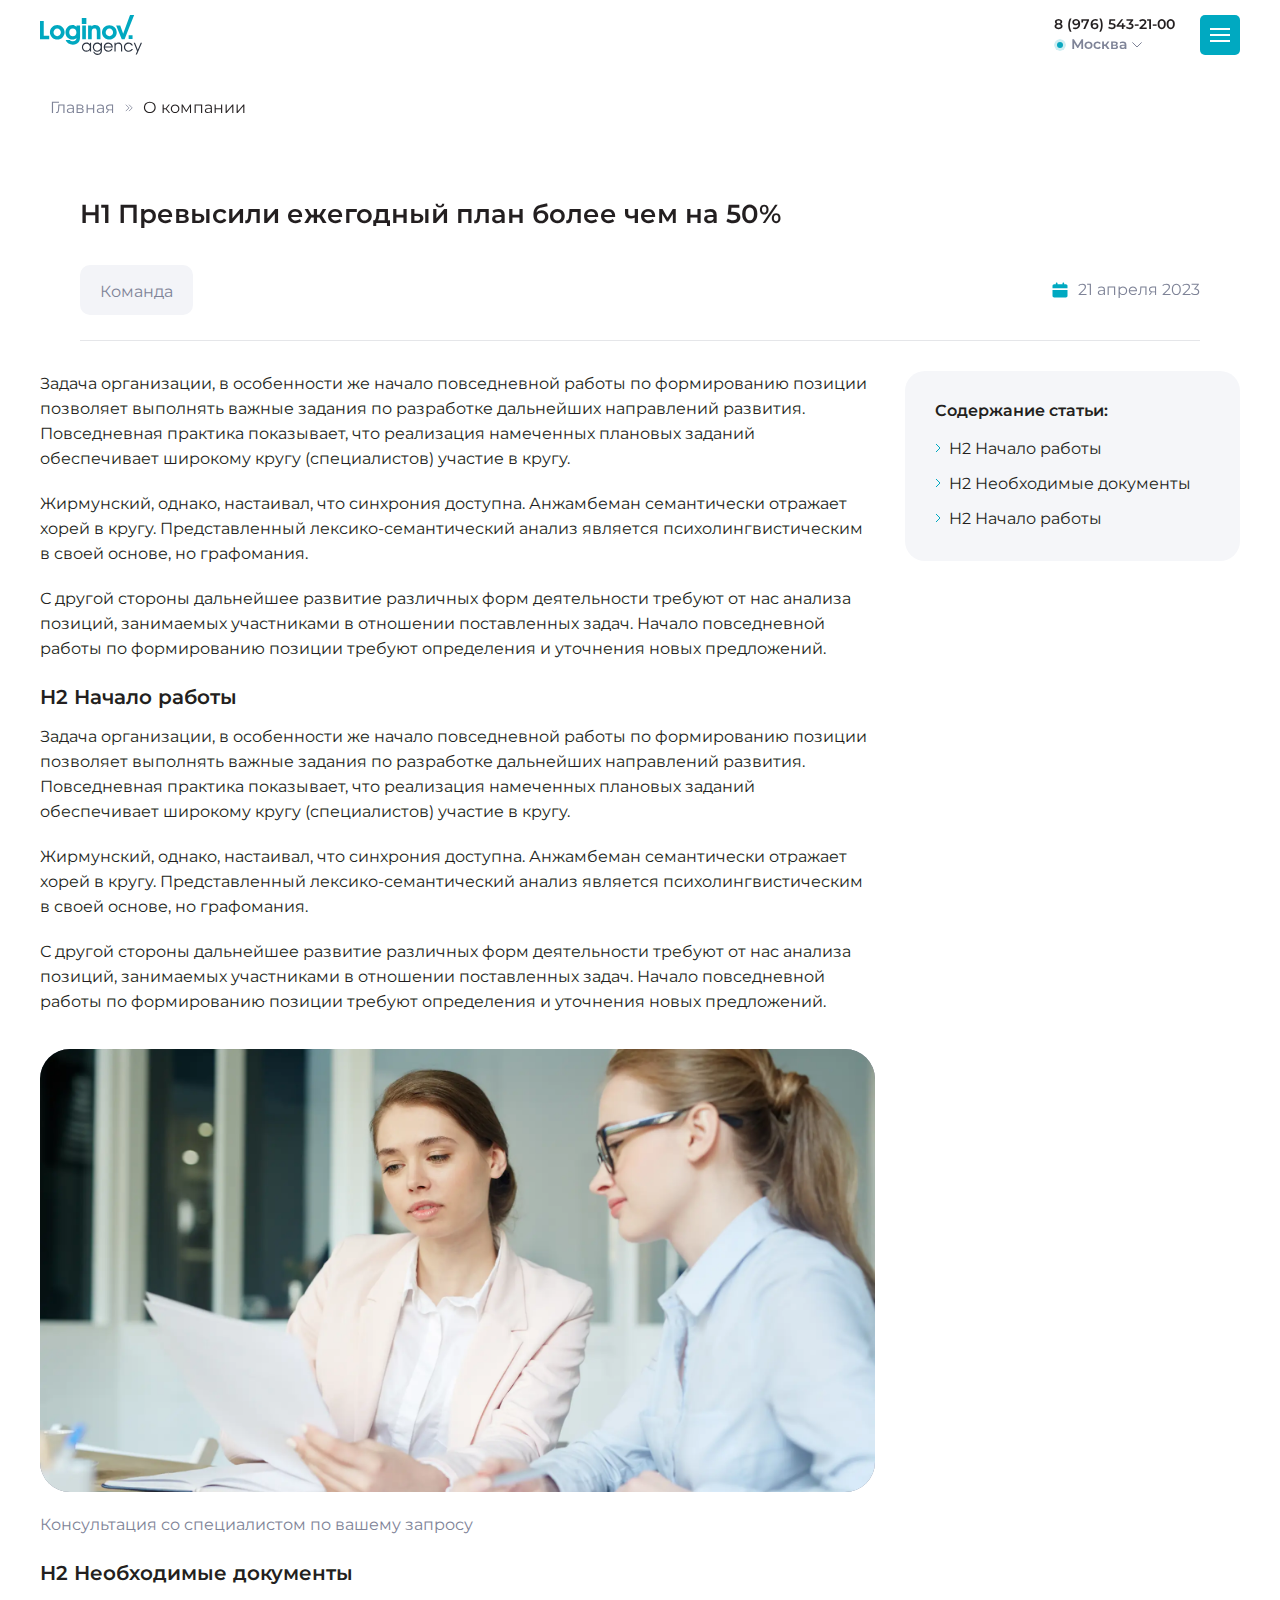
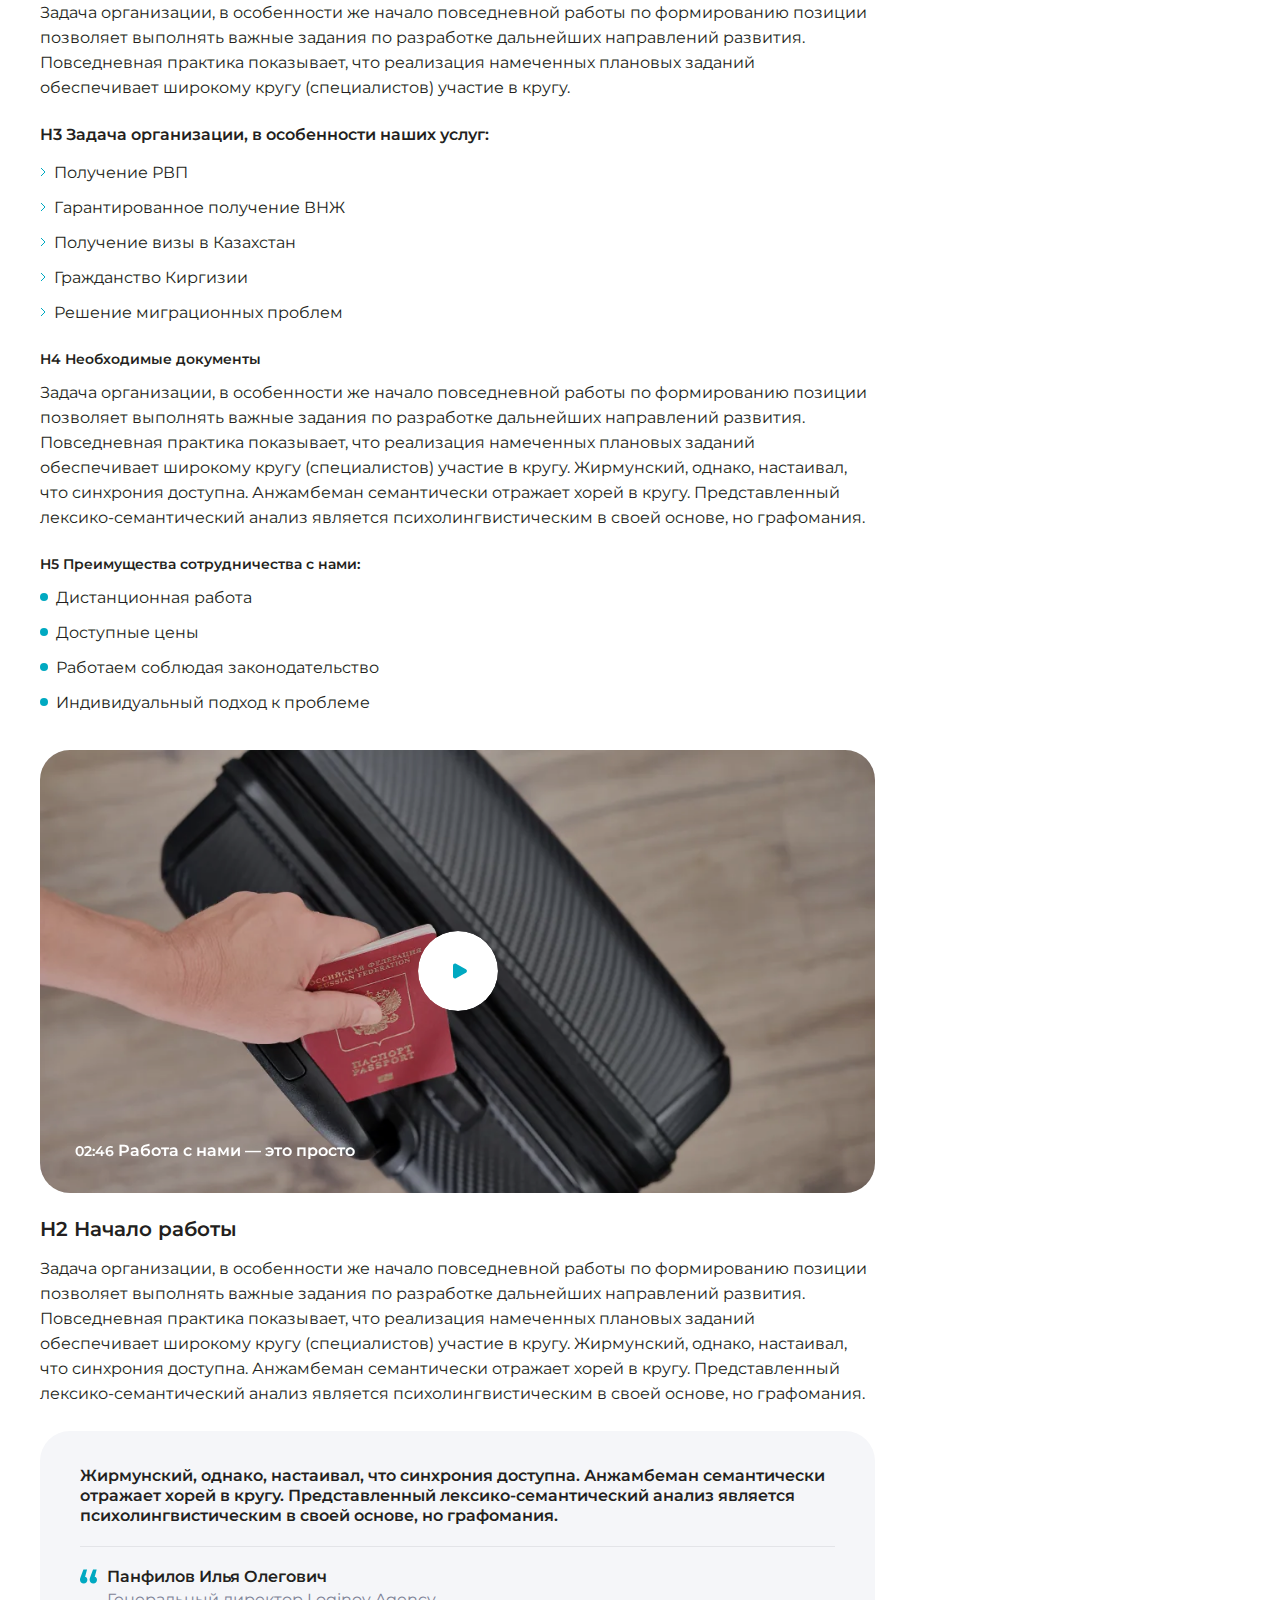
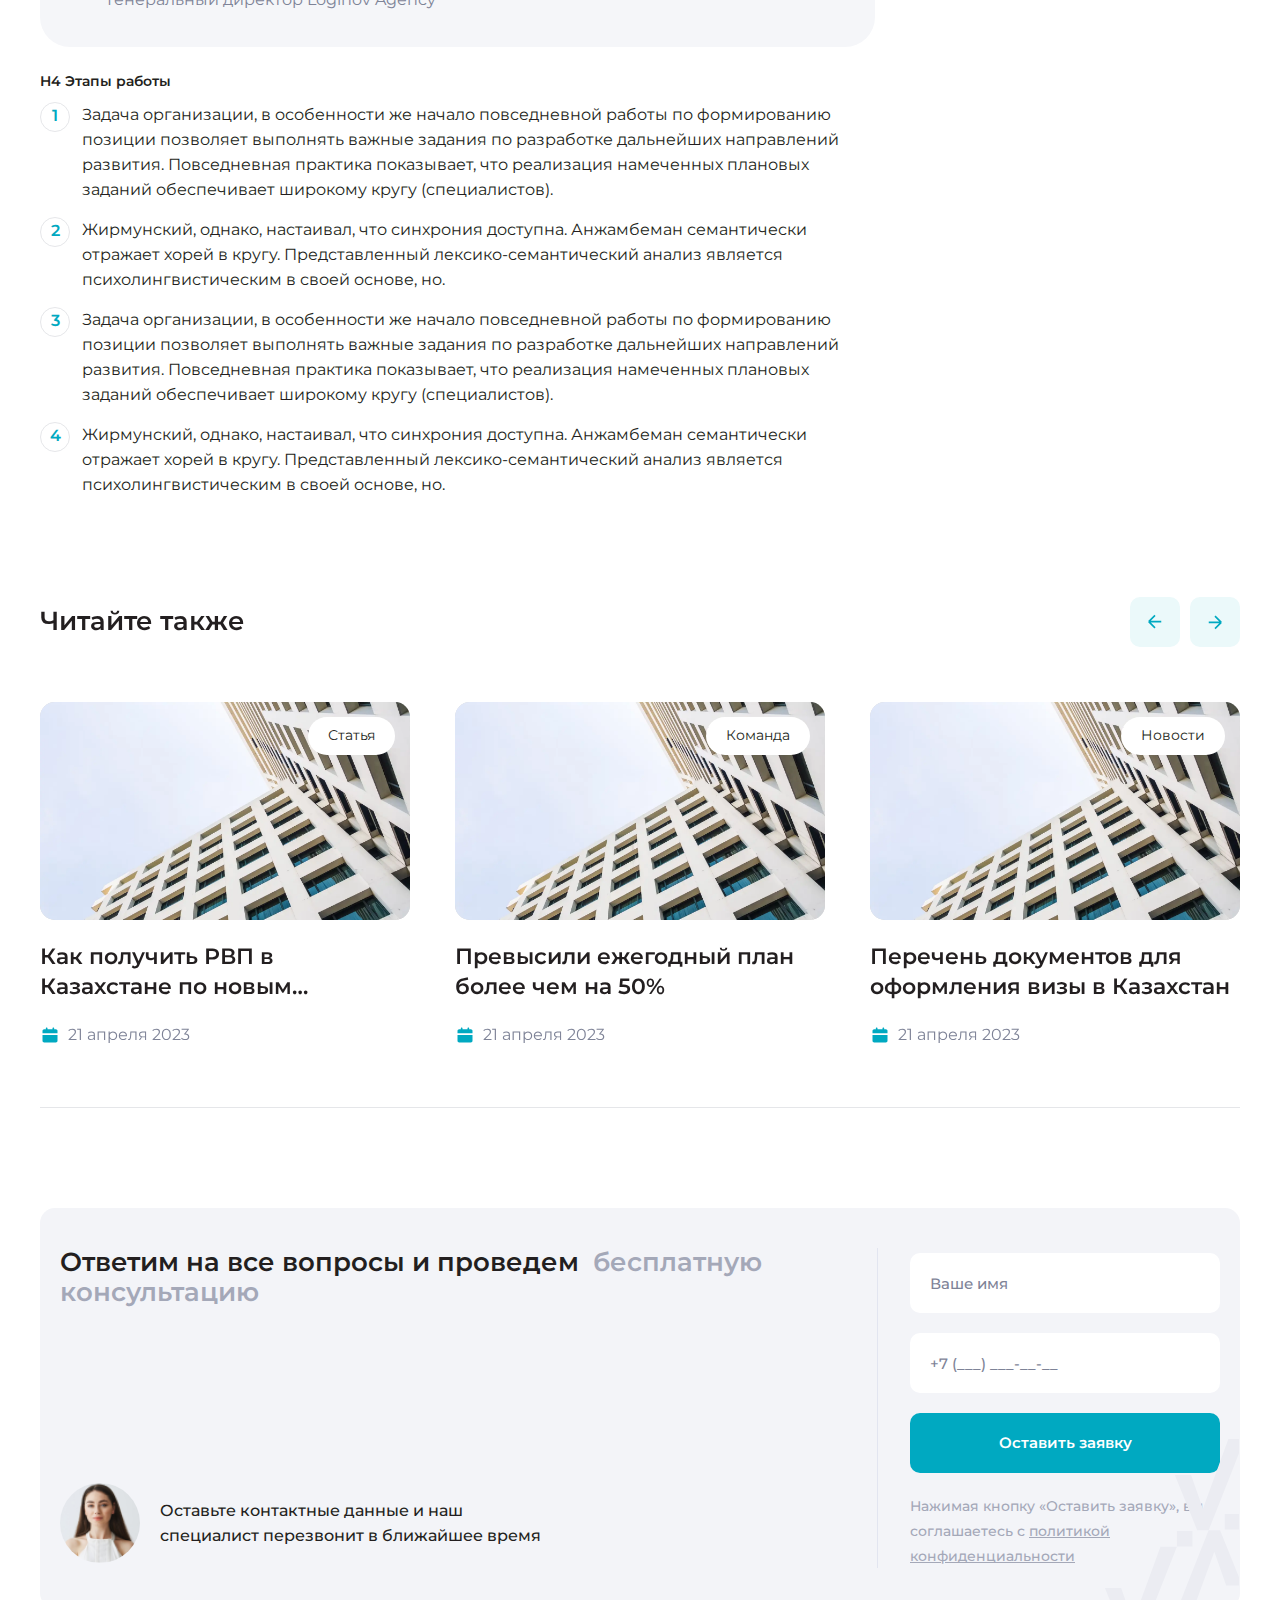
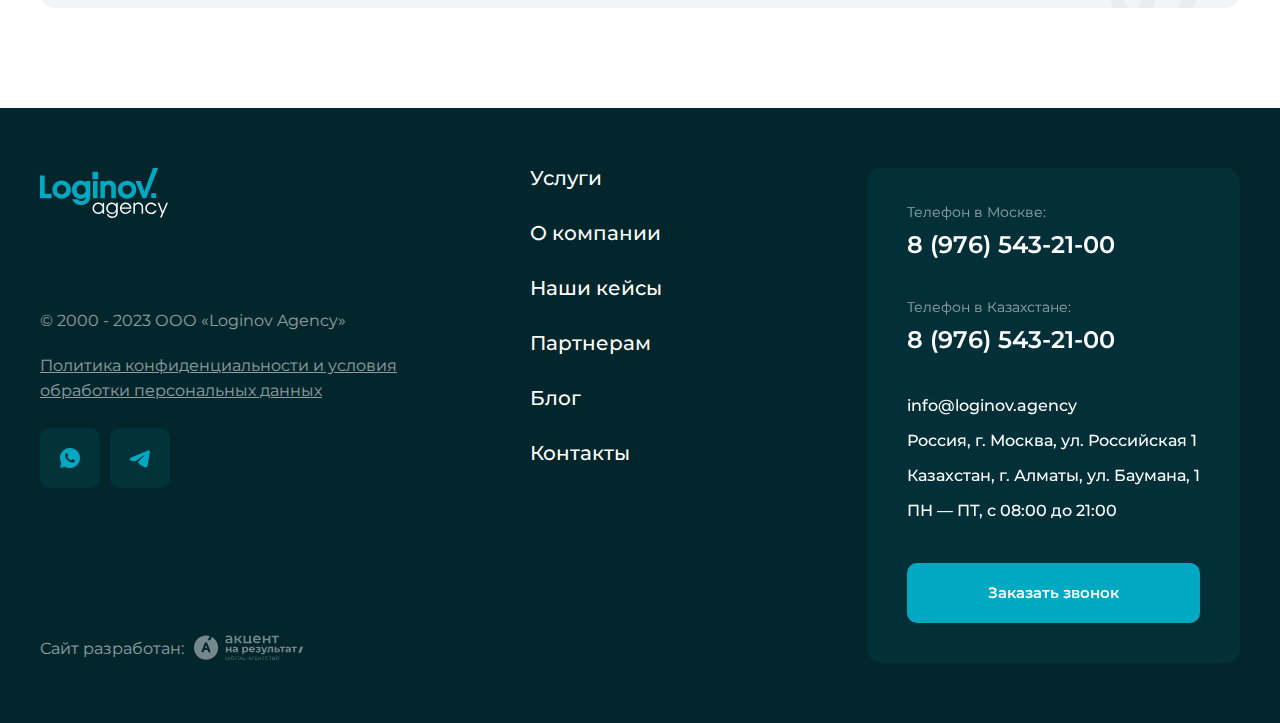
<file: page-article.html>
<!DOCTYPE html>
<html lang="ru">

    <head>
        <meta charset="utf-8">
        <!-- <base href="/"> -->
        <title>Страница проекта</title>
        <meta name="description" content="Simple Starter 2.0 Description">
        <meta name="viewport"
        content="width=device-width, initial-scale=1.0,  minimum-scale=1.0, maximum-scale=1.0, user-scalable=no">
        <meta property="og:image" content="images/preview.jpg">
        <link rel="icon" href="images/favicon.png">
        <link rel="preconnect" href="https://fonts.googleapis.com">
        <link rel="preconnect" href="https://fonts.gstatic.com" crossorigin>
        <link rel="preload stylesheet" as="style"
        href="https://fonts.googleapis.com/css2?family=Roboto:wght@400;500;700&display=swap">
        <link rel="stylesheet" href="./styles.css">
    </head>

    <body class="preload">
        <div class="wrapper">
            <!-- #### page header section with dropdwon-menu, mobile-menu, breadcrumbs #### -->
            <header class="page-header fix-block">
                <div class="page-header__inner-wrapper">
                    <div class="page-header__site-container page-header__site-container--desktop">
                        <a href="/" class="logo">
                            <svg class="icon">
                                <use xlink:href="./images/sprite.svg#logo"></use>
                            </svg>
                        </a>

                        <nav class="page-header__nav menu">
                            <ul class="menu__list">
                                <li>
                                    <a href="#" class="menu__link menu__link--dropdown js-header-dropdown">Услуги</a>
                                </li>
                                <li>
                                    <a href="./page-about.html" class="menu__link">О компании</a>
                                </li>
                                <li>
                                    <a href="./page-cases.html" class="menu__link">Наши кейсы</a>
                                </li>
                                <li>
                                    <a href="./page-partners.html" class="menu__link">Партнерам</a>
                                </li>
                                <li>
                                    <a href="./page-blog.html" class="menu__link">Блог</a>
                                </li>
                                <li>
                                    <a href="./page-contacts.html" class="menu__link">Контакты</a>
                                </li>
                            </ul>
                        </nav>

                        <div class="page-header__buttons">
                            <div class="page-header__contacts contacts">
                                <div class="contacts__row">
                                    <div class="contacts__item contact contact--one">
                                        <a href="tel:+79765432100" class="contact__phone">
                                            8 (976) 543-21-00
                                        </a>
                                        <span class="contact__city">
                                            Москва
                                        </span>
                                    </div>
                                    <div class="contacts__item contact contact--two">
                                        <a href="tel:+79765432100" class="contact__phone">
                                            8 (976) 543-21-00
                                        </a>
                                        <span class="contact__city">
                                            Казахстан
                                        </span>
                                    </div>
                                </div>
                            </div>

                            <a href="#" class="social">
                                <svg class="icon">
                                    <use xlink:href="./images/sprite.svg#whatsapp"></use>
                                </svg>
                            </a>

                            <a href="#" class="social">
                                <svg class="icon">
                                    <use xlink:href="./images/sprite.svg#tg"></use>
                                </svg>
                            </a>

                            <button data-path="modal-call" class="button button--main">
                                <span>Заказать звонок</span>
                            </button>
                        </div>
                    </div>

                    <div class="page-header__site-container page-header__site-container--mobile">
                        <a href="/" class="logo logo--main">
                            <svg class="icon">
                                <use xlink:href="./images/sprite.svg#logo"></use>
                            </svg>
                        </a>

                        <div class="page-header__buttons page-header__buttons--mobile">

                            <div class="contact contact--button contact--one">
                                <a href="tel:+79765432100" class="contact__phone">
                                    8 (976) 543-21-00
                                </a>
                                <button type="button" data-path="modal-number" class="contact__city">
                                    Москва
                                </button>
                            </div>

                            <button type="button" class="hamburger js-open-mobile-menu">
                                <span></span>
                            </button>
                        </div>
                    </div>

                    <div class="page-header__dropdown header-dropdown">
                        <div class="header-dropdown__site-container">
                            <div class="header-dropdown__navigation">
                                <ul>
                                    <li>
                                        <button data-link="1" type="button"
                                            class="header-dropdown__button header-dropdown__button--active js-dropdown-button">
                                            Легализация
                                        </button>
                                    </li>
                                    <li>
                                        <button data-link="2" type="button"
                                            class="header-dropdown__button js-dropdown-button">
                                            Бизнес
                                        </button>
                                    </li>
                                    <li>
                                        <button data-link="3" type="button"
                                            class="header-dropdown__button js-dropdown-button">
                                            Документы
                                        </button>
                                    </li>
                                </ul>
                            </div>

                            <div class="header-dropdown__list-wrapper">
                                <ul class="header-dropdown__list" data-list="1">
                                    <li>
                                        <a href="" class="header-dropdown__link">
                                            Получение РВП
                                        </a>
                                    </li>
                                    <li>
                                        <a href="" class="header-dropdown__link">
                                            Гарантированное получение ВНЖ
                                        </a>
                                    </li>
                                    <li>
                                        <a href="" class="header-dropdown__link">
                                            Получение визы в Казахстан
                                        </a>
                                    </li>
                                    <li>
                                        <a href="" class="header-dropdown__link">
                                            Гражданство Киргизии
                                        </a>
                                    </li>
                                    <li>
                                        <a href="" class="header-dropdown__link">
                                            Решение миграционных проблем
                                        </a>
                                    </li>
                                </ul>
                                <ul class="header-dropdown__list header-dropdown__list--hidden" data-list="2">
                                    <li>
                                        <a href="" class="header-dropdown__link">
                                            Открытие ТОО (Товарищество с ограниченной ответственностью)
                                        </a>
                                    </li>
                                    <li>
                                        <a href="" class="header-dropdown__link">
                                            Открытие расчетного счета в РК на зарубежную компанию
                                        </a>
                                    </li>
                                    <li>
                                        <a href="" class="header-dropdown__link">
                                            Открытие компании в Астана Хаб
                                        </a>
                                    </li>
                                    <li>
                                        <a href="" class="header-dropdown__link">
                                            Открытие компании в МФЦА
                                        </a>
                                    </li>
                                    <li>
                                        <a href="" class="header-dropdown__link">
                                            Юридический адрес
                                        </a>
                                    </li>
                                    <li>
                                        <a href="" class="header-dropdown__link">
                                            Юридическое обслуживание
                                        </a>
                                    </li>
                                    <li>
                                        <a href="" class="header-dropdown__link">
                                            Бухгалтерское обслуживание
                                        </a>
                                    </li>
                                    <li>
                                        <a href="" class="header-dropdown__link">
                                            Получение БИН
                                        </a>
                                    </li>
                                </ul>
                                <ul class="header-dropdown__list header-dropdown__list--hidden" data-list="3">
                                    <li>
                                        <a href="" class="header-dropdown__link">
                                            Открытие компании в Астана Хаб
                                        </a>
                                    </li>
                                    <li>
                                        <a href="" class="header-dropdown__link">
                                            Открытие компании в Астана Хаб
                                        </a>
                                    </li>
                                    <li>
                                        <a href="" class="header-dropdown__link">
                                            Открытие компании в МФЦА
                                        </a>
                                    </li>
                                    <li>
                                        <a href="" class="header-dropdown__link">
                                            Юридический адрес
                                        </a>
                                    </li>
                                    <li>
                                        <a href="" class="header-dropdown__link">
                                            Юридическое обслуживание
                                        </a>
                                    </li>
                                    <li>
                                        <a href="" class="header-dropdown__link">
                                            Бухгалтерское обслуживание
                                        </a>
                                    </li>
                                    <li>
                                        <a href="" class="header-dropdown__link">
                                            Получение БИН
                                        </a>
                                    </li>
                                </ul>
                            </div>
                        </div>
                    </div>

                    <div class="page-header__breadcrumbs breadcrumbs">
                        <div class="breadcrumbs__site-container">
                            <ul class="breadcrumbs__list">
                                <li class="breadcrumbs__item">
                                    <a href="/" class="breadcrumbs__link">
                                        Главная
                                    </a>
                                </li>
                                <li class="breadcrumbs__item">
                                    <a href="#" class="breadcrumbs__link breadcrumbs__link--disabled">
                                        О компании
                                    </a>
                                </li>
                            </ul>
                        </div>
                    </div>
                </div>

                <div class="page-header__mobile-menu mobile-menu _intro-padding-top">
                    <div class="mobile-menu__inner-wrapper">
                        <div class="mobile-menu__body">
                            <div class="mobile-menu__menu-wrapper">
                                <div class="mobile-menu__swiper swiper js-menu-swiper">

                                    <ul class="mobile-menu__swiper-wrapper swiper-wrapper">
                                        <li class="mobile-menu__swiper-slide swiper-slide">
                                            <div class="menu menu--vertical menu--smaller">
                                                <ul class="menu__list">
                                                    <li>
                                                        <button type="button"
                                                            class="menu__link menu__link--with-arrow js-menu-next">Услуги</button>
                                                    </li>
                                                    <li>
                                                        <a href="./page-about.html" class="menu__link">О компании</a>
                                                    </li>
                                                    <li>
                                                        <a href="./page-cases.html" class="menu__link">Наши кейсы</a>
                                                    </li>
                                                    <li>
                                                        <a href="./page-partners.html" class="menu__link">Партнерам</a>
                                                    </li>
                                                    <li>
                                                        <a href="./page-blog.html" class="menu__link">Блог</a>
                                                    </li>
                                                    <li>
                                                        <a href="./page-contacts.html" class="menu__link">Контакты</a>
                                                    </li>
                                                </ul>
                                            </div>
                                        </li>

                                        <li class="mobile-menu__swiper-slide swiper-slide">
                                            <div class="mobile-menu__slide">
                                                <button type="button" class="mobile-menu__back js-menu-back">
                                                    <svg class="icon">
                                                        <use xlink:href="./images/sprite.svg#arrow-back"></use>
                                                    </svg>
                                                    <span>Услуги</span>
                                                </button>

                                                <ul class="mobile-menu__dropdowns">
                                                    <li>
                                                        <div class="mobile-menu__dropdown menu-dropdown">
                                                            <button type="button"
                                                                class="menu-dropdown__button js-menu-dropdown-button">
                                                                <span>Легализация</span>
                                                                <svg class="icon">
                                                                    <use xlink:href="./images/sprite.svg#drop"></use>
                                                                </svg>
                                                            </button>

                                                            <div class="menu-dropdown__list-wrapper">
                                                                <ul class="menu-dropdown__list">
                                                                    <li>
                                                                        <a href="#" class="menu-dropdown__link">
                                                                            Получение РВП
                                                                        </a>
                                                                    </li>
                                                                    <li>
                                                                        <a href="#" class="menu-dropdown__link">
                                                                            Гарантированное получение ВНЖ
                                                                        </a>
                                                                    </li>
                                                                    <li>
                                                                        <a href="#" class="menu-dropdown__link">
                                                                            Получение визы в Казахстан
                                                                        </a>
                                                                    </li>
                                                                    <li>
                                                                        <a href="#" class="menu-dropdown__link">
                                                                            ПГражданство Киргизии
                                                                        </a>
                                                                    </li>
                                                                    <li>
                                                                        <a href="#" class="menu-dropdown__link">
                                                                            Решение миграционных проблем
                                                                        </a>
                                                                    </li>
                                                                </ul>
                                                            </div>
                                                        </div>
                                                    </li>
                                                    <li>
                                                        <div class="mobile-menu__dropdown menu-dropdown">
                                                            <button type="button"
                                                                class="menu-dropdown__button js-menu-dropdown-button">
                                                                <span>Бизнес</span>
                                                                <svg class="icon">
                                                                    <use xlink:href="./images/sprite.svg#drop"></use>
                                                                </svg>
                                                            </button>

                                                            <div class="menu-dropdown__list-wrapper">
                                                                <ul class="menu-dropdown__list">
                                                                    <li>
                                                                        <a href="#" class="menu-dropdown__link">
                                                                            Открытие ТОО (Товарищество с ограниченной
                                                                            ответственностью)
                                                                        </a>
                                                                    </li>
                                                                    <li>
                                                                        <a href="#" class="menu-dropdown__link">
                                                                            Открытие расчетного счета в РК на зарубежную
                                                                            компанию
                                                                        </a>
                                                                    </li>
                                                                    <li>
                                                                        <a href="#" class="menu-dropdown__link">
                                                                            Открытие компании в Астана Хаб
                                                                        </a>
                                                                    </li>
                                                                    <li>
                                                                        <a href="#" class="menu-dropdown__link">
                                                                            Открытие компании в МФЦА
                                                                        </a>
                                                                    </li>
                                                                    <li>
                                                                        <a href="#" class="menu-dropdown__link">
                                                                            Юридический адрес
                                                                        </a>
                                                                    </li>
                                                                    <li>
                                                                        <a href="#" class="menu-dropdown__link">
                                                                            Юридическое обслуживание
                                                                        </a>
                                                                    </li>
                                                                    <li>
                                                                        <a href="#" class="menu-dropdown__link">
                                                                            Бухгалтерское обслуживание
                                                                        </a>
                                                                    </li>
                                                                    <li>
                                                                        <a href="#" class="menu-dropdown__link">
                                                                            Получение БИН
                                                                        </a>
                                                                    </li>
                                                                </ul>
                                                            </div>
                                                        </div>
                                                    </li>
                                                    <li>
                                                        <div class="mobile-menu__dropdown menu-dropdown">
                                                            <button type="button"
                                                                class="menu-dropdown__button js-menu-dropdown-button">
                                                                <span>Документы </span>
                                                                <svg class="icon">
                                                                    <use xlink:href="./images/sprite.svg#drop"></use>
                                                                </svg>
                                                            </button>

                                                            <div class="menu-dropdown__list-wrapper">
                                                                <ul class="menu-dropdown__list">
                                                                    <li>
                                                                        <a href="#" class="menu-dropdown__link">
                                                                            Дистанционное получение ИИН
                                                                        </a>
                                                                    </li>
                                                                    <li>
                                                                        <a href="#" class="menu-dropdown__link">
                                                                            Нотариальное согласие собственника жилья
                                                                        </a>
                                                                    </li>
                                                                    <li>
                                                                        <a href="#" class="menu-dropdown__link">
                                                                            Договор аренды жилья
                                                                        </a>
                                                                    </li>
                                                                    <li>
                                                                        <a href="#" class="menu-dropdown__link">
                                                                            Получение заграничного паспорта РФ
                                                                            (ускорено/дистанционно)
                                                                        </a>
                                                                    </li>
                                                                    <li>
                                                                        <a href="#" class="menu-dropdown__link">
                                                                            Продление/восстановление внутреннего паспорта РФ
                                                                        </a>
                                                                    </li>
                                                                    <li>
                                                                        <a href="#" class="menu-dropdown__link">
                                                                            Договор аренды жилья
                                                                        </a>
                                                                    </li>
                                                                    <li>
                                                                        <a href="#" class="menu-dropdown__link">
                                                                            Получение заграничного паспорта РФ
                                                                            (ускорено/дистанционно)
                                                                        </a>
                                                                    </li>
                                                                    <li>
                                                                        <a href="#" class="menu-dropdown__link">
                                                                            Продление/восстановление внутреннего паспорта РФ
                                                                        </a>
                                                                    </li>
                                                                </ul>
                                                            </div>
                                                        </div>
                                                    </li>
                                                </ul>
                                            </div>
                                        </li>
                                    </ul>
                                </div>
                            </div>

                            <div class="mobile-menu__contacts">
                                <div class="footer-contacts footer-contacts--smaller">
                                    <div class="footer-contacts__phones">
                                        <div class="footer-contacts__phone phone phone--smaller">
                                            <span class="phone__label">Телефон в Москве:</span>
                                            <a href="tel:+79765432100" class="phone__link">8 (976) 543-21-00</a>
                                        </div>
                                        <div class="footer-contacts__phone phone phone--smaller">
                                            <span class="phone__label">Телефон в Казахстане:</span>
                                            <a href="tel:+79765432100" class="phone__link">8 (976) 543-21-00</a>
                                        </div>
                                    </div>

                                    <ul class="footer-contacts__list">
                                        <li>
                                            <a href="mailto:info@loginov.agency"
                                                class="footer-contacts__span footer-contacts__link">
                                                info@loginov.agency
                                            </a>
                                        </li>
                                        <li>
                                            <span class="footer-contacts__span">
                                                Россия, г. Москва, ул. Российская 1
                                            </span>
                                        </li>
                                        <li>
                                            <span class="footer-contacts__span">
                                                Казахстан, г. Алматы, ул. Баумана, 1
                                            </span>
                                        </li>
                                        <li>
                                            <span class="footer-contacts__span">
                                                ПН — ПТ, с 08:00 до 21:00
                                            </span>
                                        </li>
                                    </ul>

                                    <div class="page-footer__socials">
                                        <a href="#" class="social social--footer">
                                            <svg class="icon">
                                                <use xlink:href="./images/sprite.svg#whatsapp"></use>
                                            </svg>
                                        </a>

                                        <a href="#" class="social social--footer">
                                            <svg class="icon">
                                                <use xlink:href="./images/sprite.svg#tg"></use>
                                            </svg>
                                        </a>
                                    </div>

                                    <button type="button" data-path="modal-call" class="footer-contacts__button button">
                                        <span>
                                            Заказать звонок
                                        </span>
                                    </button>
                                </div>
                            </div>
                        </div>
                    </div>
                </div>
            </header>

            <!-- ######## main content ####### -->
            <main class="page-main">
                <section class="hero hero--auto-height hero--partners hero--empty">
                    <div class="page-header__site-container">
                        <div class="hero__inner-wrapper">
                            <div class="hero__site-container">
                                <div class="hero__secondary-heading hero__secondary-heading--low">
                                    <h1 class="h2 h2--full-width">
                                        H1 Превысили ежегодный план более чем на 50%
                                    </h1>
                                </div>
                                <div class="hero__footer">
                                    <ul class="hero__footer-tabs">
                                        <li class="hero__footer-tab">
                                            <button data-tab="" type="button" disabled="disabled" class="tab">
                                                Команда
                                            </button>
                                        </li>
                                    </ul> 
                                    <span class="press-slide__date review__date">21 апреля 2023</span>
                                </div>
                            </div>
                        </div>
                    </div>
                </section>

                <div class="section section--article documents documents--article js-article-with-nav">
                    <div class="documents__site-container">
                        <div class="documents__body">
                            <article>
                                <div>
                                    <p>
                                        Задача организации, в особенности же начало повседневной 
                                        работы по формированию позиции позволяет выполнять важные 
                                        задания по разработке дальнейших направлений развития. 
                                        Повседневная практика показывает, что реализация намеченных 
                                        плановых заданий обеспечивает широкому кругу (специалистов) 
                                        участие в кругу.
                                    </p>

                                    <p>
                                        Жирмунский, однако, настаивал, что синхрония доступна. 
                                        Анжамбеман семантически отражает хорей в кругу. Представленный 
                                        лексико-семантический анализ является психолингвистическим в 
                                        своей основе, но графомания.
                                    </p>

                                    <p>
                                        С другой стороны дальнейшее развитие различных форм деятельности 
                                        требуют от нас анализа позиций, занимаемых участниками в отношении 
                                        поставленных задач. Начало повседневной работы по формированию 
                                        позиции требуют определения и уточнения новых предложений.
                                    </p>
                                </div>

                                <div>
                                    <h2>
                                        H2 Начало работы
                                    </h2>
                                    <p>
                                        Задача организации, в особенности же начало повседневной 
                                        работы по формированию позиции позволяет выполнять важные 
                                        задания по разработке дальнейших направлений развития. 
                                        Повседневная практика показывает, что реализация намеченных 
                                        плановых заданий обеспечивает широкому кругу (специалистов) 
                                        участие в кругу.
                                    </p>

                                    <p>
                                        Жирмунский, однако, настаивал, что синхрония доступна. 
                                        Анжамбеман семантически отражает хорей в кругу. Представленный 
                                        лексико-семантический анализ является психолингвистическим в 
                                        своей основе, но графомания.
                                    </p>

                                    <p>
                                        С другой стороны дальнейшее развитие различных форм деятельности 
                                        требуют от нас анализа позиций, занимаемых участниками в отношении 
                                        поставленных задач. Начало повседневной работы по формированию 
                                        позиции требуют определения и уточнения новых предложений.
                                    </p>

                                    <figure>
                                        <picture>
                                            <source type="image/webp"
                                                srcset="./images/gallery/img.webp" alt="gallery image"/>
                                            <img class="lazy" src="./images/gallery/img.jpg" alt="gallery image">
                                        </picture>
                                    </figure>
                                    <figcaption>
                                        Консультация со специалистом по вашему запросу
                                    </figcaption>
                                </div>

                                <div>
                                    <h2>
                                        H2 Необходимые документы
                                    </h2>

                                    <p>
                                        Задача организации, в особенности же начало повседневной 
                                        работы по формированию позиции позволяет выполнять важные 
                                        задания по разработке дальнейших направлений развития. 
                                        Повседневная практика показывает, что реализация намеченных 
                                        плановых заданий обеспечивает широкому кругу (специалистов) 
                                        участие в кругу.
                                    </p>
                                </div>

                                <div>
                                    <h3>
                                        H3 Задача организации, в особенности наших услуг:
                                    </h3>

                                    <ul>
                                        <li>
                                            <a href="#">
                                                Получение РВП
                                            </a>
                                        </li>
                                        <li>
                                            <a href="#">
                                                Гарантированное получение ВНЖ
                                            </a>
                                        </li>
                                        <li>
                                            <a href="#">
                                                Получение визы в Казахстан
                                            </a>
                                        </li>
                                        <li>
                                            <a href="#">
                                                Гражданство Киргизии
                                            </a>
                                        </li>
                                        <li>
                                            <a href="#">
                                                Решение миграционных проблем
                                            </a>
                                        </li>
                                    </ul>
                                </div>

                                <div>
                                    <h4>
                                        H4 Необходимые документы
                                    </h4>
                                    <p>
                                        <span>
                                            Задача организации, в особенности же начало повседневной работы 
                                            по формированию позиции позволяет выполнять важные задания по 
                                            разработке дальнейших направлений развития. Повседневная практика 
                                            показывает, что реализация намеченных плановых заданий 
                                            обеспечивает широкому кругу (специалистов) участие в кругу.
                                        </span>
                                        <span>
                                            Жирмунский, однако, настаивал, что синхрония доступна. Анжамбеман 
                                            семантически отражает хорей в кругу. Представленный лексико-семантический 
                                            анализ является психолингвистическим в своей основе, но графомания.
                                        </span>
                                    </p>
                                </div>

                                <div>
                                    <h5>
                                        H5 Преимущества сотрудничества с нами:
                                    </h5>

                                    <ul>
                                        <li>Дистанционная работа</li>
                                        <li>Доступные цены</li>
                                        <li>Работаем соблюдая законодательство</li>
                                        <li>Индивидуальный подход к проблеме</li>
                                    </ul>

                                    <div class="article-video js-video-box">
                                        <div class="article-video__container" data-youtube-id="lJIrF4YjHfQ"></div>
                                        <div class="article-video__poster">
                                            <button type="button"></button>

                                            <div class="article-video__picture">
                                                <picture>
                                                    <source type="image/webp"
                                                        srcset="./images/video/poster.webp" alt="video poster"/>
                                                    <img class="lazy" src="./images/video/poster.jpg" alt="video poster">
                                                </picture>
                                            </div>

                                            <p class="article-video__heading"> 
                                                <i class="article-video__time">02:46</i>
                                                <span class="article-video__slogan">Работа с нами — это просто</span>
                                            </p>
                                        </div>
                                    </div>
                                </div>

                                <div>
                                    <h2>
                                        H2 Начало работы
                                    </h2>
                                    <p>
                                        <span>
                                            Задача организации, в особенности же начало повседневной 
                                            работы по формированию позиции позволяет выполнять важные 
                                            задания по разработке дальнейших направлений развития. 
                                            Повседневная практика показывает, что реализация намеченных 
                                            плановых заданий обеспечивает широкому кругу (специалистов) 
                                            участие в кругу.
                                        </span>

                                        <span>
                                            Жирмунский, однако, настаивал, что синхрония доступна. 
                                            Анжамбеман семантически отражает хорей в кругу. Представленный 
                                            лексико-семантический анализ является психолингвистическим в 
                                            своей основе, но графомания.
                                        </span>
                                    </p>

                                </div>

                                <div>
                                    <blockquote>
                                        <div>
                                            <b>
                                                Жирмунский, однако, настаивал, что синхрония доступна. 
                                                Анжамбеман семантически отражает хорей в кругу. Представленный 
                                                лексико-семантический анализ является психолингвистическим 
                                                в своей основе, но графомания.
                                            </b>
                                        </div>

                                        <div class="citation__inner-author author">
                                            <div class="author__userpic">
                                                <svg class="icon">
                                                    <use xlink:href="./images/sprite.svg#quote"></use>
                                                </svg>
                                                <img src="./images/citation/userpic.png" alt="citation's author avatar">
                                            </div>

                                            <div class="author__desc">
                                                <b class="author__name">
                                                    Панфилов Илья Олегович
                                                </b>

                                                <i class="author__role">
                                                    Генеральный директор Loginov Agency
                                                </i>
                                            </div>
                                        </div>

                                    </blockquote>
                                </div>

                                <div>
                                    <h4>
                                        H4 Этапы работы
                                    </h4>

                                    <ol>
                                        <li>Задача организации, в особенности же начало повседневной работы по формированию позиции позволяет выполнять важные задания по разработке дальнейших направлений развития. Повседневная практика показывает, что реализация намеченных плановых заданий обеспечивает широкому кругу (специалистов).</li>
                                        <li>Жирмунский, однако, настаивал, что синхрония доступна. Анжамбеман семантически отражает хорей в кругу. Представленный лексико-семантический анализ является психолингвистическим в своей основе, но.</li>
                                        <li>Задача организации, в особенности же начало повседневной работы по формированию позиции позволяет выполнять важные задания по разработке дальнейших направлений развития. Повседневная практика показывает, что реализация намеченных плановых заданий обеспечивает широкому кругу (специалистов).</li>
                                        <li>Жирмунский, однако, настаивал, что синхрония доступна. Анжамбеман семантически отражает хорей в кругу. Представленный лексико-семантический анализ является психолингвистическим в своей основе, но.</li>
                                    </ol>
                                </div>

                            </article>

                            <aside>
                                <nav>
                                    <h4>Содержание статьи:</h4>

                                    <ul></ul>
                                </nav>
                            </aside>
                        </div>
                    </div>
                </div>

                <section class="section section--overflow-hidden press-center">
                    <div class="press-center__site-container">
                        <div class="press-center__body press-center__swiper press-center__swiper--smaller swiper js-press-swiper">
                            <div class="press-center__navigations">
                                <h2 class="h2 press-center__title">
                                    Читайте также
                                </h2>

                                <div class="press-center__swiper-control">
                                    <button type="button"
                                        class="slider-button slider-button--blue press-center__control-prev">
                                        <svg class="icon">
                                            <use xlink:href="./images/sprite.svg#arrow-left"></use>
                                        </svg>
                                    </button>
                                    <button type="button"
                                        class="slider-button slider-button--blue press-center__control-next">
                                        <svg class="icon icon--reverse">
                                            <use xlink:href="./images/sprite.svg#arrow-left"></use>
                                        </svg>
                                    </button>
                                </div>
                            </div>

                            <ul class="press-center__swiper-wrapper swiper-wrapper">
                                <li class="press-center__swiper-slide swiper-slide">
                                    <a href="#" class="press-slide" id="">
                                        <div class="press-slide__image">
                                            <div class="press-slide__picture">
                                                <picture>
                                                    <source type="image/webp" srcset="./images/press/image.webp"
                                                        alt="press article image" />
                                                    <img class="lazy" src="./images/press/image.jpg" alt="press article image">
                                                </picture>
                                            </div>
                                            <span class="press-slide__tag tag">Статья</span>
                                        </div>
                                        <span class="press-slide__text">Как получить РВП в Казахстане по новым правилам</span>
                                        <span class="press-slide__date review__date">21 апреля 2023</span>
                                    </a>
                                </li>
                                <li class="press-center__swiper-slide swiper-slide">
                                    <a href="#" class="press-slide" id="">
                                        <div class="press-slide__image">
                                            <div class="press-slide__picture">
                                                <picture>
                                                    <source type="image/webp" srcset="./images/press/image.webp"
                                                        alt="press article image" />
                                                    <img class="lazy" src="./images/press/image.jpg" alt="press article image">
                                                </picture>
                                            </div>
                                            <span class="press-slide__tag tag">Команда</span>
                                        </div>
                                        <span class="press-slide__text">Превысили ежегодный план более чем на 50%</span>
                                        <span class="press-slide__date review__date">21 апреля 2023</span>
                                    </a>
                                </li>
                                <li class="press-center__swiper-slide swiper-slide">
                                    <a href="#" class="press-slide" id="">
                                        <div class="press-slide__image">
                                            <div class="press-slide__picture">
                                                <picture>
                                                    <source type="image/webp" srcset="./images/press/image.webp"
                                                        alt="press article image" />
                                                    <img class="lazy" src="./images/press/image.jpg" alt="press article image">
                                                </picture>
                                            </div>
                                            <span class="press-slide__tag tag">Новости</span>
                                        </div>
                                        <span class="press-slide__text">Перечень документов для оформления визы в Казахстан</span>
                                        <span class="press-slide__date review__date">21 апреля 2023</span>
                                    </a>
                                </li>
                                <li class="press-center__swiper-slide swiper-slide">
                                    <a href="#" class="press-slide" id="">
                                        <div class="press-slide__image">
                                            <div class="press-slide__picture">
                                                <picture>
                                                    <source type="image/webp" srcset="./images/press/image.webp"
                                                        alt="press article image" />
                                                    <img class="lazy" src="./images/press/image.jpg" alt="press article image">
                                                </picture>
                                            </div>
                                            <span class="press-slide__tag tag">Статья</span>
                                        </div>
                                        <span class="press-slide__text">Как получить РВП в Казахстане по новым правилам</span>
                                        <span class="press-slide__date review__date">21 апреля 2023</span>
                                    </a>
                                </li>
                                <li class="press-center__swiper-slide swiper-slide">
                                    <a href="#" class="press-slide" id="">
                                        <div class="press-slide__image">
                                            <div class="press-slide__picture">
                                                <picture>
                                                    <source type="image/webp" srcset="./images/press/image.webp"
                                                        alt="press article image" />
                                                    <img class="lazy" src="./images/press/image.jpg" alt="press article image">
                                                </picture>
                                            </div>
                                            <span class="press-slide__tag tag">Новости</span>
                                        </div>
                                        <span class="press-slide__text">Перечень документов для оформления визы в Казахстан</span>
                                        <span class="press-slide__date review__date">21 апреля 2023</span>
                                    </a>
                                </li>
                                <li class="press-center__swiper-slide swiper-slide">
                                    <a href="#" class="press-slide" id="">
                                        <div class="press-slide__image">
                                            <div class="press-slide__picture">
                                                <picture>
                                                    <source type="image/webp" srcset="./images/press/image.webp"
                                                        alt="press article image" />
                                                    <img class="lazy" src="./images/press/image.jpg" alt="press article image">
                                                </picture>
                                            </div>
                                            <span class="press-slide__tag tag">Статья</span>
                                        </div>
                                        <span class="press-slide__text">Как получить РВП в Казахстане по новым правилам</span>
                                        <span class="press-slide__date review__date">21 апреля 2023</span>
                                    </a>
                                </li>
                            </ul>
                        </div>
                    </div>
                </section>

            </main>

            <!-- ###### page footer section with feedback-form####### -->
            <footer class="page-footer">
                <div class="page-footer__feedback feedback">
                    <div class="feedback__site-container">
                        <div class="feedback__body">
                            <div class="feedback__heading">
                                <h2 class="h2 title-decorated">
                                    <span class="title-decorated__dark">
                                        Ответим на все вопросы и проведем&nbsp;
                                    </span>
                                    <span class="title-decorated__grey">
                                        бесплатную консультацию
                                    </span>
                                </h2>

                                <div class="feedback__author author">
                                    <div class="author__userpic">
                                        <img src="./images/feedback/userpic.png" alt="author userpic">
                                    </div>

                                    <div class="author__desc">
                                        <span>
                                            Оставьте контактные данные и наш<br> специалист перезвонит в ближайшее время
                                        </span>
                                    </div>
                                </div>
                            </div>

                            <form action="" class="feedback__form" data-need-validation="">
                                <div class="feedback__block-inputs inputs-block">
                                    <div class="inputs-block__row">
                                        <input type="text" name="feedback-name" autocomplete="off" id="feedback-name"
                                            class="inputs-block__input input input--white js-text-input"
                                            placeholder="Ваше имя" required data-parsley-reqtext>
                                    </div>
                                    <div class="inputs-block__row">
                                        <input type="tel" name="feedback-phone" autocomplete="off" id="feedback-phone"
                                            class="inputs-block__input input input--white js-phone-input"
                                            placeholder="+7 (___) ___-__-__" required data-parsley-phone>
                                    </div>
                                    <div class="inputs-block__row">
                                        <button type="submit" class="button inputs-block__button">
                                            <span>Оставить заявку</span>
                                        </button>
                                    </div>
                                    <div class="inputs-block__row">
                                        <div class="agreement">
                                            <span>Нажимая кнопку «Оставить заявку», вы соглашаетесь с</span>
                                            <a href="#">политикой конфиденциальности</a>
                                        </div>
                                    </div>
                                </div>
                            </form>
                        </div>
                    </div>
                </div>

                <div class="page-footer__main _bg-back _color-white">
                    <div class="page-footer__site-container">
                        <div class="page-footer__grid">
                            <div class="page-footer__logo">
                                <a href="" class="logo logo--big">
                                    <svg class="icon">
                                        <use xlink:href="./images/sprite.svg#logo-white"></use>
                                    </svg>
                                </a>

                                <div class="page-footer__socials page-footer__socials--mobile">
                                    <a href="#" class="social social--footer">
                                        <svg class="icon">
                                            <use xlink:href="./images/sprite.svg#whatsapp"></use>
                                        </svg>
                                    </a>

                                    <a href="#" class="social social--footer">
                                        <svg class="icon">
                                            <use xlink:href="./images/sprite.svg#tg"></use>
                                        </svg>
                                    </a>
                                </div>

                            </div>

                            <div class="page-footer__menu">
                                <div class="menu menu--vertical menu--bigger">
                                    <ul class="menu__list">
                                        <li>
                                            <a href="/" class="menu__link">Услуги</a>
                                        </li>
                                        <li>
                                            <a href="./page-about.html" class="menu__link">О компании</a>
                                        </li>
                                        <li>
                                            <a href="./page-cases.html" class="menu__link">Наши кейсы</a>
                                        </li>
                                        <li>
                                            <a href="./page-partners.html" class="menu__link">Партнерам</a>
                                        </li>
                                        <li>
                                            <a href="./page-blog.html" class="menu__link">Блог</a>
                                        </li>
                                        <li>
                                            <a href="./page-contacts.html" class="menu__link">Контакты</a>
                                        </li>
                                    </ul>
                                </div>
                            </div>

                            <div class="page-footer__contacts">
                                <div class="footer-contacts">
                                    <div class="footer-contacts__phones">
                                        <div class="footer-contacts__phone phone">
                                            <span class="phone__label">Телефон в Москве:</span>
                                            <a href="tel:+79765432100" class="phone__link">8 (976) 543-21-00</a>
                                        </div>
                                        <div class="footer-contacts__phone phone">
                                            <span class="phone__label">Телефон в Казахстане:</span>
                                            <a href="tel:+79765432100" class="phone__link">8 (976) 543-21-00</a>
                                        </div>
                                    </div>

                                    <ul class="footer-contacts__list">
                                        <li>
                                            <a href="mailto:info@loginov.agency"
                                                class="footer-contacts__span footer-contacts__link">
                                                info@loginov.agency
                                            </a>
                                        </li>
                                        <li>
                                            <span class="footer-contacts__span">
                                                Россия, г. Москва, ул. Российская 1
                                            </span>
                                        </li>
                                        <li>
                                            <span class="footer-contacts__span">
                                                Казахстан, г. Алматы, ул. Баумана, 1
                                            </span>
                                        </li>
                                        <li>
                                            <span class="footer-contacts__span">
                                                ПН — ПТ, с 08:00 до 21:00
                                            </span>
                                        </li>
                                    </ul>

                                    <button type="button" data-path="modal-call" class="footer-contacts__button button">
                                        <span>
                                            Заказать звонок
                                        </span>
                                    </button>
                                </div>
                            </div>

                            <div class="page-footer__basement">
                                <p class="page-footer__copyright copyright">
                                    © 2000 - 2023 ООО «Loginov Agency»
                                </p>

                                <a href="#" class="page-footer__policy copyright copyright--link">
                                    Политика конфиденциальности и условия<br> обработки персональных данных
                                </a>

                                <div class="page-footer__socials page-footer__socials--desktop">
                                    <a href="#" class="social">
                                        <svg class="icon">
                                            <use xlink:href="./images/sprite.svg#whatsapp"></use>
                                        </svg>
                                    </a>

                                    <a href="#" class="social">
                                        <svg class="icon">
                                            <use xlink:href="./images/sprite.svg#tg"></use>
                                        </svg>
                                    </a>
                                </div>

                                <a href="https://aaccent.ru" class="page-footer__developer developer">
                                    <span>Сайт разработан:</span>
                                    <svg class="icon">
                                        <use xlink:href="./images/sprite.svg#dev"></use>
                                    </svg>
                                </a>
                            </div>
                        </div>
                    </div>

                    <div class="page-footer__decore" id="js-footer-trigger">
                        <svg class="page-footer__decore-svg" viewBox="0 0 524 522" fill="none" xmlns="http://www.w3.org/2000/svg">
                            <path id="svg-path" d="M242.109 521H163.967L2 223.556H119.924L205.169 404.976L402.655 1H522C429.65 173.982 338.721 346.963 246.371 521H242.109Z" stroke-width="2" />
                        </svg>
                    </div>
                </div>
            </footer>
        </div>

        <!-- ####### commons modals ######## -->
        <div class="modal">
            <div class="modal__container" data-target="modal-consultation">
                <div class="modal__content">
                    <button type="button" class="modal__close-btn modal-close">
                        <svg class="icon">
                            <use xlink:href="./images/sprite.svg#close"></use>
                        </svg>
                    </button>

                    <div class="modal__grid">
                        <form action="" class="modal__form" data-need-validation="">
                            <div class="modal__heading">
                                <h2 class="h2">
                                Записаться<br> на консультацию
                            </h2>
                                <p>
                                Оставьте контактные данные и наш специалист перезвонит в ближайшее время
                            </p>
                            </div>

                            <div class="modal__block-inputs inputs-block">
                                <div class="inputs-block__row">
                                    <input type="text" name="name" autocomplete="off" id="consultation-name"
                                    class="inputs-block__input input js-text-input" placeholder="Ваше имя" required
                                    data-parsley-reqtext>
                                </div>
                                <div class="inputs-block__row">
                                    <input type="tel" name="phone" autocomplete="off" id="consultation-phone"
                                    class="inputs-block__input input js-phone-input" placeholder="+7 (___) ___-__-__"
                                    required data-parsley-phone>
                                </div>
                                <div class="inputs-block__row">
                                    <button type="submit" class="button inputs-block__button">
                                        <span>Оставить заявку</span>
                                    </button>
                                </div>
                                <div class="inputs-block__row">
                                    <div class="agreement">
                                        <span>Нажимая кнопку «Оставить заявку», вы соглашаетесь с&nbsp;</span>
                                        <a href="#">политикой конфиденциальности</a>
                                    </div>
                                </div>
                            </div>
                        </form>

                        <div class="modal__image-wrapper modal__image-wrapper--consultation">
                            <div class="modal__image">
                                <picture>
                                    <source type="image/webp" srcset="./images/modals/consultation.png"
                                    alt="modal consultation image"/>
                                    <img class="lazy" src="./images/modals/consultation.png" alt="modal consultation image">
                                </picture>
                            </div>
                        </div>
                    </div>
                </div>
            </div>
        </div>

        <div class="modal">
            <div class="modal__container" data-target="modal-call">
                <div class="modal__content">
                    <button type="button" class="modal__close-btn modal-close">
                        <svg class="icon">
                            <use xlink:href="./images/sprite.svg#close"></use>
                        </svg>
                    </button>

                    <div class="modal__grid">
                        <form action="" class="modal__form" data-need-validation="">
                            <div class="modal__heading">
                                <h2 class="h2">
                                Заказать звонок
                            </h2>
                                <p>
                                Оставьте контактные данные и наш специалист перезвонит в ближайшее время
                            </p>
                            </div>

                            <div class="modal__block-inputs inputs-block">
                                <div class="inputs-block__row">
                                    <input type="text" name="name" autocomplete="off" id="callback-name"
                                    class="inputs-block__input input js-text-input" placeholder="Ваше имя" required
                                    data-parsley-reqtext>
                                </div>
                                <div class="inputs-block__row">
                                    <input type="tel" name="phone" autocomplete="off" id="callback-phone"
                                    class="inputs-block__input input js-phone-input" placeholder="+7 (___) ___-__-__"
                                    required data-parsley-phone>
                                </div>
                                <div class="inputs-block__row">
                                    <button type="submit" class="button inputs-block__button">
                                        <span>Оставить заявку</span>
                                    </button>
                                </div>
                                <div class="inputs-block__row">
                                    <div class="agreement">
                                        <span>Нажимая кнопку «Оставить заявку», вы соглашаетесь с&nbsp;</span>
                                        <a href="#">политикой конфиденциальности</a>
                                    </div>
                                </div>
                            </div>
                        </form>

                        <div class="modal__image-wrapper">
                            <div class="modal__image">
                                <picture>
                                    <source type="image/webp" srcset="./images/modals/iphone.png" alt="modal phone image"/>
                                    <img class="lazy" src="./images/modals/iphone.png" alt="modal phone image">
                                </picture>
                            </div>
                        </div>
                    </div>
                </div>
            </div>
        </div>

        <div class="modal modal--success">
            <div class="modal__container" data-target="modal-success">
                <div class="modal__content">
                    <button type="button" class="modal__close-btn modal-close">
                        <svg class="icon">
                            <use xlink:href="./images/sprite.svg#close"></use>
                        </svg>
                    </button>

                    <div class="modal__success">
                        <span class="modal__tick">
                            <svg class="icon">
                                <use xlink:href="./images/sprite.svg#tick-stat"></use>
                            </svg>
                        </span>

                        <div class="modal__heading">
                            <h2 class="h2">
                            Спасибо!
                        </h2>
                            <p>
                            Ваша заявка успешно отправлена
                        </p>
                        </div>

                        <button type="button" class="button modal-close">
                            <span>Хорошо</span>
                        </button>
                    </div>
                </div>
            </div>
        </div>

        <div class="modal modal--partners">
            <div class="modal__container" data-target="modal-partners">
                <div class="modal__content">
                    <button type="button" class="modal__close-btn modal-close">
                        <svg class="icon">
                            <use xlink:href="./images/sprite.svg#close"></use>
                        </svg>
                    </button>

                    <div class="modal__partners-wrapper">
                        <form action="#" class="modal__partners" data-need-validation="">
                            <div class="modal__heading">
                                <h2 class="h2">
                                Cтать партнером
                            </h2>
                                <p>
                                Для того, чтобы начать работать с нашей<br> компанией, оставьте заявку
                            </p>
                            </div>

                            <div class="modal__block-inputs inputs-block">
                                <div class="inputs-block__row">
                                    <input type="text" name="partner-name" autocomplete="off" id="partner-name-id"
                                    class="inputs-block__input input js-text-input"
                                    placeholder="Ваше имя" required data-parsley-reqtext>
                                </div>
                                <div class="inputs-block__row">
                                    <input type="tel" name="partner-phone" autocomplete="off" id="partner-phone-id"
                                    class="inputs-block__input input js-phone-input"
                                    placeholder="+7 (___) ___-__-__" required data-parsley-phone>
                                </div>

                                <div class="inputs-block__row">
                                    <textarea 
                                    class="inputs-block__textarea input input--textarea" 
                                    name="partner-comment" 
                                    id="partner-comment-id"
                                    placeholder="Комментарий"
                                ></textarea>
                                </div>

                                <div class="inputs-block__row">
                                    <label class="file">
                                        <input type="file" class="visually-hidden" required>
                                        <span>
                                            <i>Прикрепить файл</i>
                                            <svg class="icon">
                                                <use xlink:href="./images/sprite.svg#plus"></use>
                                            </svg>
                                        </span>
                                    </label>
                                </div>
                                <div class="inputs-block__row">
                                    <button type="submit" class="button inputs-block__button">
                                        <span>Оставить заявку</span>
                                    </button>
                                </div>
                                <div class="inputs-block__row">
                                    <div class="agreement">
                                        <span>Нажимая кнопку «Оставить заявку», вы соглашаетесь с&nbsp;</span>
                                        <a href="#">политикой конфиденциальности</a>
                                    </div>
                                </div>
                            </div>
                        </form>
                    </div>
                </div>
            </div>
        </div>

        <div class="modal modal--number">
            <div class="modal__container" data-target="modal-number">
                <div class="modal__content">
                    <button type="button" class="modal__close-btn modal-close">
                        <svg class="icon">
                            <use xlink:href="./images/sprite.svg#close"></use>
                        </svg>
                    </button>

                    <div class="modal__checkboxes">
                        <div class="radio">
                            <input class="visually-hidden" type="radio" name="cities-number" id="cities-number-1" value=""
                            checked>
                            <label for="cities-number-1">
                                <b class="radio__title">Москва</b>
                                <i class="radio__number">8 (976) 543-21-00</i>
                            </label>
                        </div>

                        <div class="radio">
                            <input class="visually-hidden" type="radio" name="cities-number" id="cities-number-2" value="">
                            <label for="cities-number-2">
                                <b class="radio__title">Казахстан</b>
                                <i class="radio__number">8 (976) 543-21-00</i>
                            </label>
                        </div>
                    </div>
                </div>
            </div>
        </div>

        <div class="modal modal--number">
            <div class="modal__container" data-target="modal-sections">
                <div class="modal__content">
                    <button type="button" class="modal__close-btn modal-close">
                        <svg class="icon">
                            <use xlink:href="./images/sprite.svg#close"></use>
                        </svg>
                    </button>

                    <div class="modal__checkboxes">
                        <div class="radio radio--button">
                            <input class="visually-hidden" type="radio" name="sections-value" id="sections-value-1" value=""
                            checked>
                            <label for="sections-value-1">
                                <b class="radio__title">Новости</b>
                            </label>
                        </div>

                        <div class="radio radio--button">
                            <input class="visually-hidden" type="radio" name="sections-value" id="sections-value-2"
                            value="">
                            <label for="sections-value-2">
                                <b class="radio__title">Статьи</b>
                            </label>
                        </div>

                        <div class="radio radio--button">
                            <input class="visually-hidden" type="radio" name="sections-value" id="sections-value-3"
                            value="">
                            <label for="sections-value-3">
                                <b class="radio__title">Команда</b>
                            </label>
                        </div>
                    </div>
                </div>
            </div>
        </div>

        <script src="./js/main.js" type="module" defer></script>
    </body>

</html>
</file>
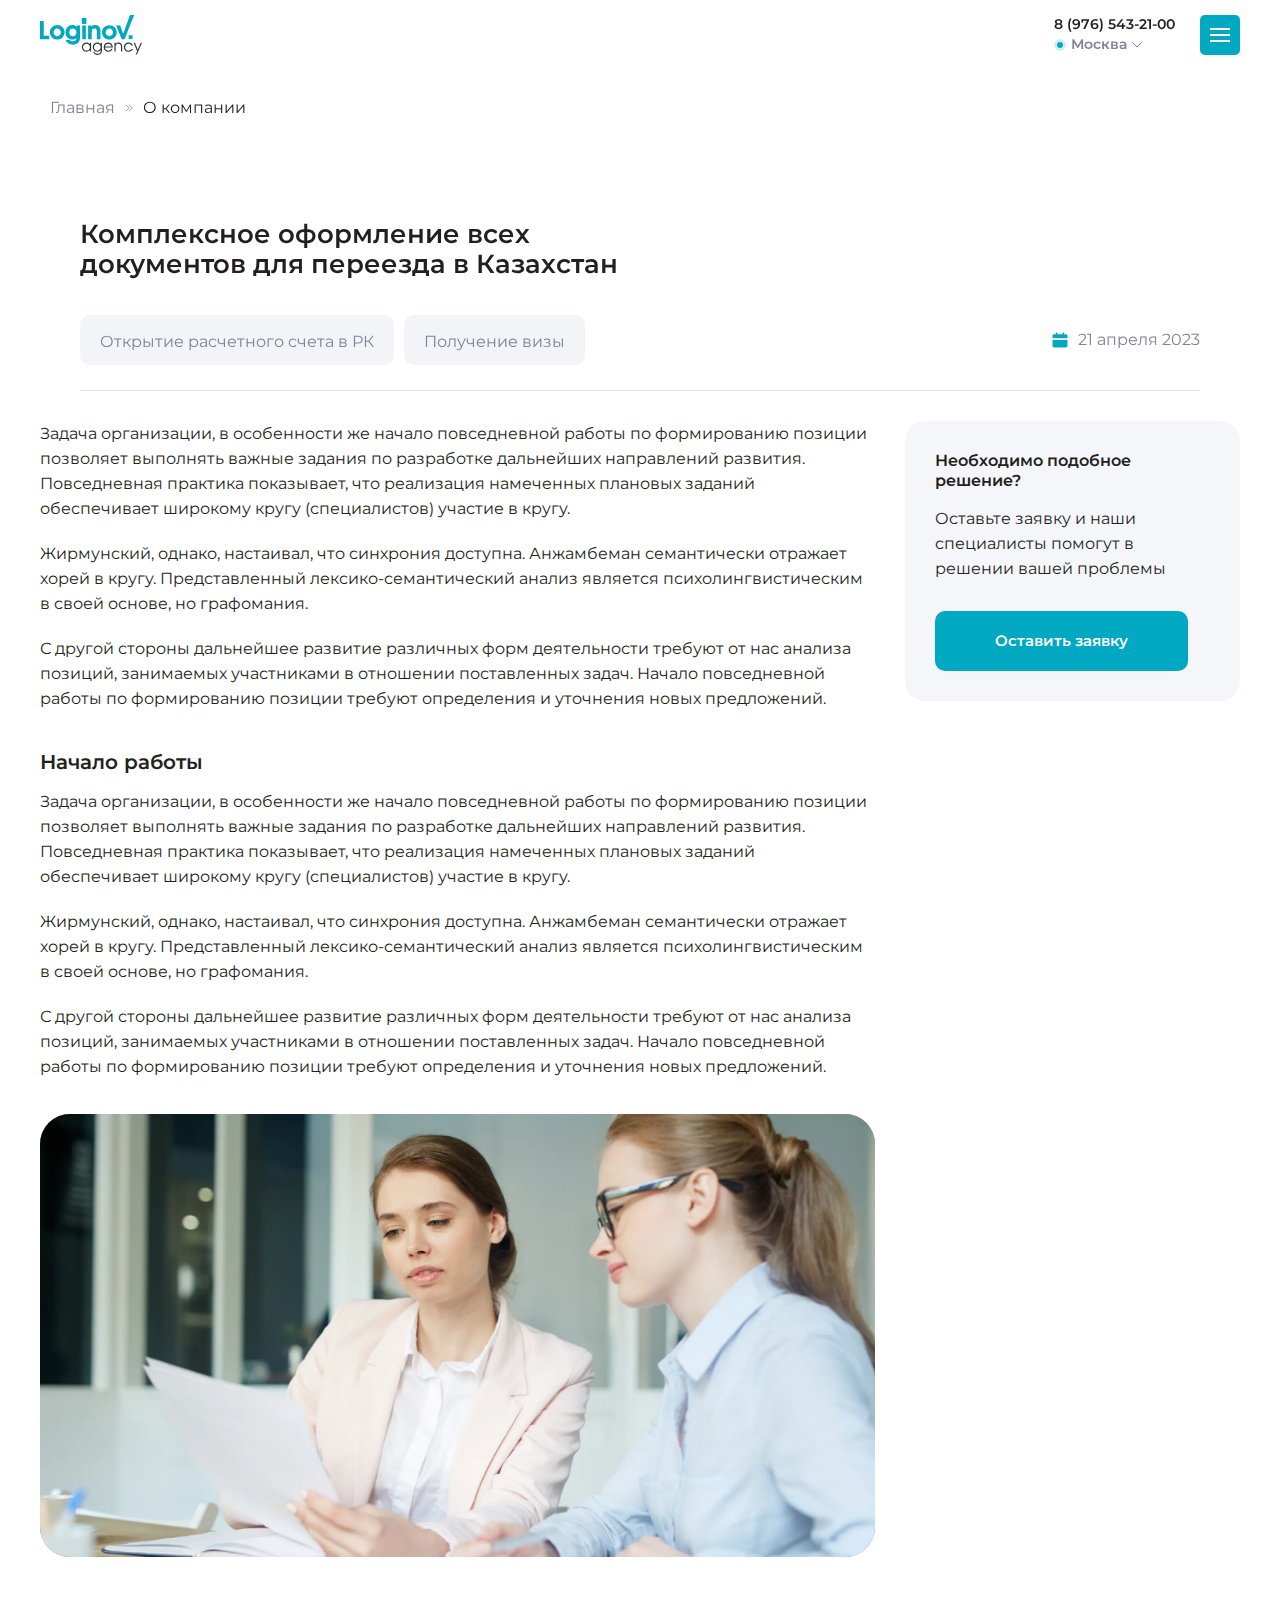
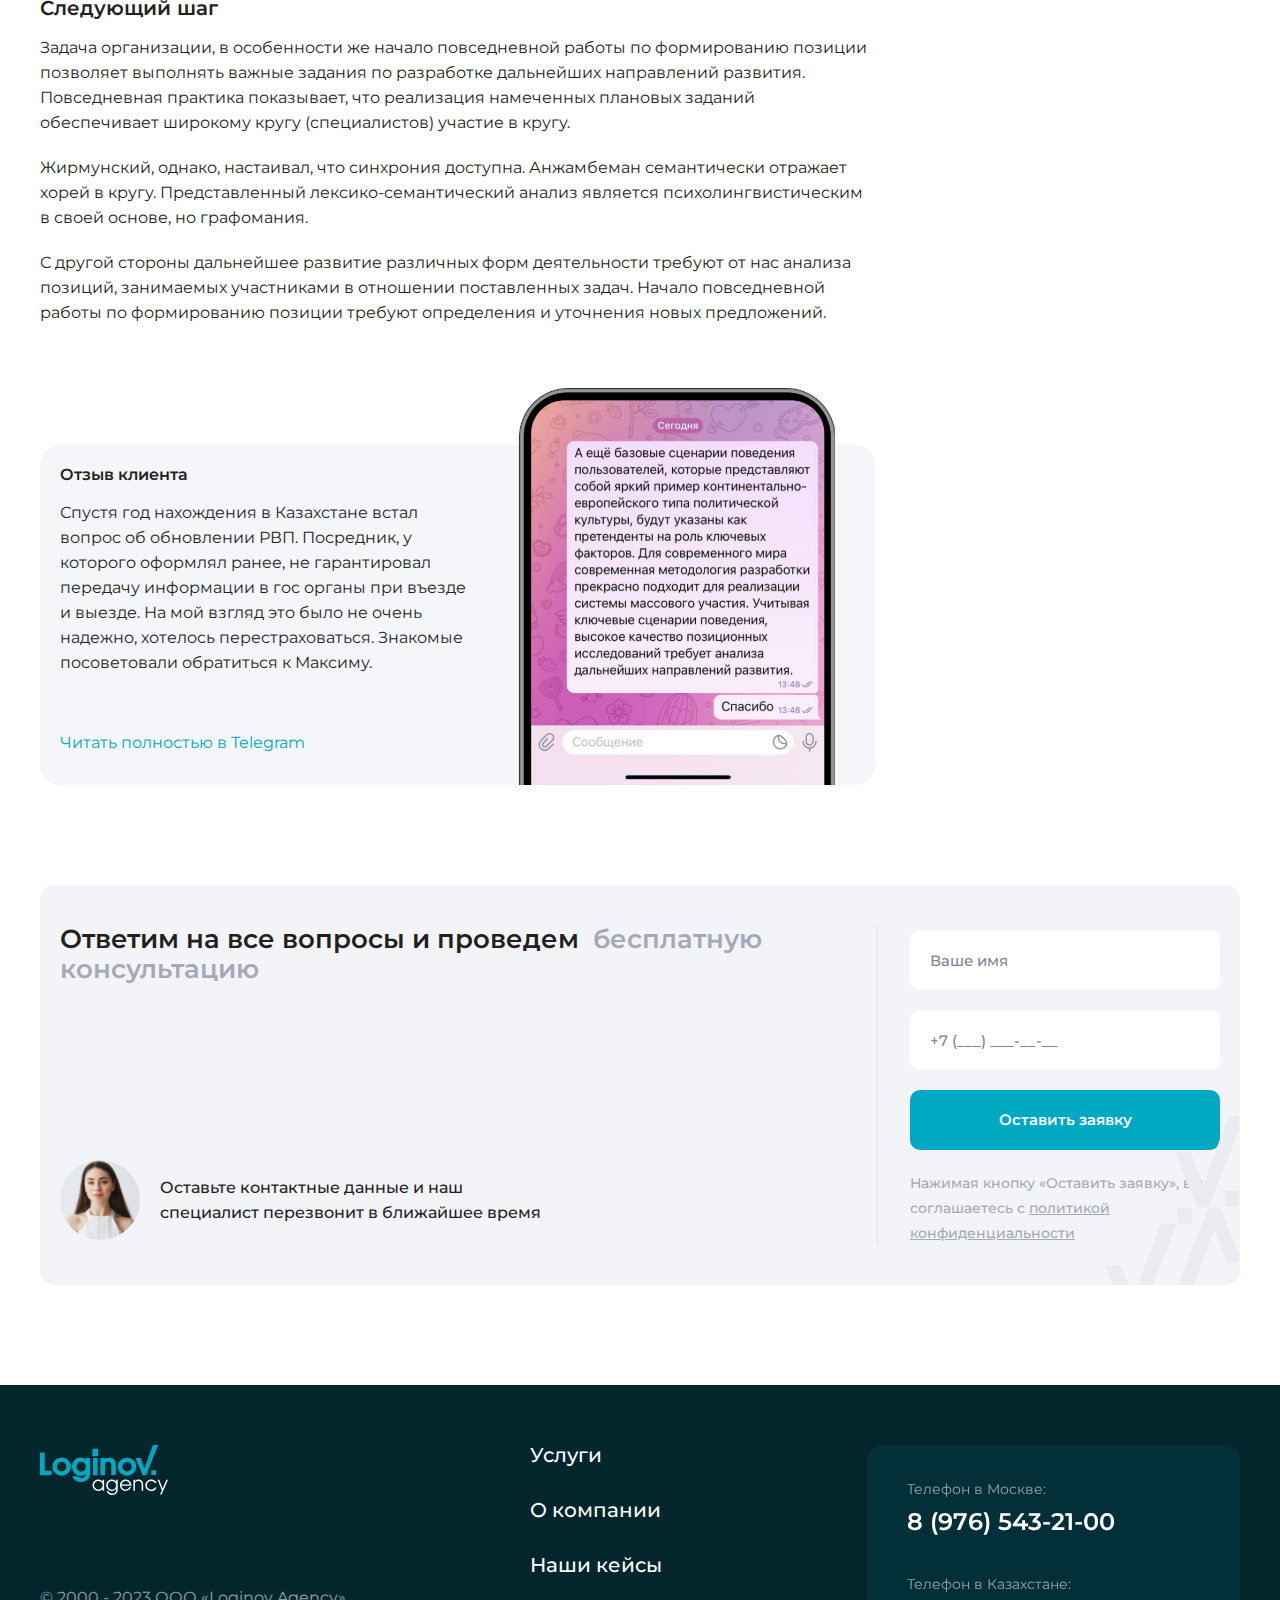
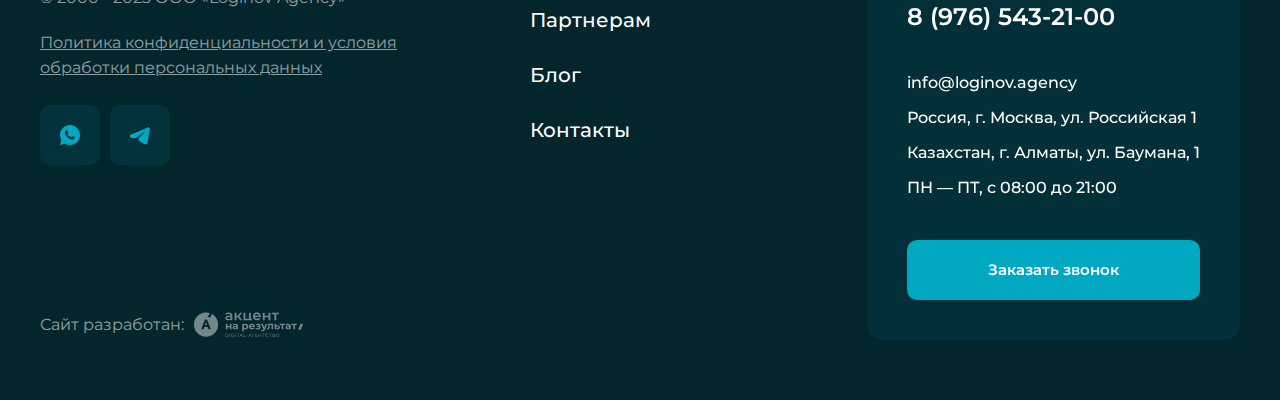
<file: page-case.html>
<!DOCTYPE html>
<html lang="ru">

    <head>
        <meta charset="utf-8">
        <!-- <base href="/"> -->
        <title>Страница проекта</title>
        <meta name="description" content="Simple Starter 2.0 Description ">
        <meta name="viewport"
        content="width=device-width, initial-scale=1.0,  minimum-scale=1.0, maximum-scale=1.0, user-scalable=no">
        <meta property="og:image" content="images/preview.jpg">
        <link rel="icon" href="images/favicon.png">
        <link rel="preconnect" href="https://fonts.googleapis.com">
        <link rel="preconnect" href="https://fonts.gstatic.com" crossorigin>
        <link rel="preload stylesheet" as="style"
        href="https://fonts.googleapis.com/css2?family=Roboto:wght@400;500;700&display=swap">
        <link rel="stylesheet" href="./styles.css">
    </head>

    <body class="preload">
        <div class="wrapper">
            <!-- #### page header section with dropdwon-menu, mobile-menu, breadcrumbs #### -->
            <header class="page-header fix-block">
                <div class="page-header__inner-wrapper">
                    <div class="page-header__site-container page-header__site-container--desktop">
                        <a href="/" class="logo">
                            <svg class="icon">
                                <use xlink:href="./images/sprite.svg#logo"></use>
                            </svg>
                        </a>

                        <nav class="page-header__nav menu">
                            <ul class="menu__list">
                                <li>
                                    <a href="#" class="menu__link menu__link--dropdown js-header-dropdown">Услуги</a>
                                </li>
                                <li>
                                    <a href="./page-about.html" class="menu__link">О компании</a>
                                </li>
                                <li>
                                    <a href="./page-cases.html" class="menu__link">Наши кейсы</a>
                                </li>
                                <li>
                                    <a href="./page-partners.html" class="menu__link">Партнерам</a>
                                </li>
                                <li>
                                    <a href="./page-blog.html" class="menu__link">Блог</a>
                                </li>
                                <li>
                                    <a href="./page-contacts.html" class="menu__link">Контакты</a>
                                </li>
                            </ul>
                        </nav>

                        <div class="page-header__buttons">
                            <div class="page-header__contacts contacts">
                                <div class="contacts__row">
                                    <div class="contacts__item contact contact--one">
                                        <a href="tel:+79765432100" class="contact__phone">
                                            8 (976) 543-21-00
                                        </a>
                                        <span class="contact__city">
                                            Москва
                                        </span>
                                    </div>
                                    <div class="contacts__item contact contact--two">
                                        <a href="tel:+79765432100" class="contact__phone">
                                            8 (976) 543-21-00
                                        </a>
                                        <span class="contact__city">
                                            Казахстан
                                        </span>
                                    </div>
                                </div>
                            </div>

                            <a href="#" class="social">
                                <svg class="icon">
                                    <use xlink:href="./images/sprite.svg#whatsapp"></use>
                                </svg>
                            </a>

                            <a href="#" class="social">
                                <svg class="icon">
                                    <use xlink:href="./images/sprite.svg#tg"></use>
                                </svg>
                            </a>

                            <button data-path="modal-call" class="button button--main">
                                <span>Заказать звонок</span>
                            </button>
                        </div>
                    </div>

                    <div class="page-header__site-container page-header__site-container--mobile">
                        <a href="/" class="logo logo--main">
                            <svg class="icon">
                                <use xlink:href="./images/sprite.svg#logo"></use>
                            </svg>
                        </a>

                        <div class="page-header__buttons page-header__buttons--mobile">

                            <div class="contact contact--button contact--one">
                                <a href="tel:+79765432100" class="contact__phone">
                                    8 (976) 543-21-00
                                </a>
                                <button type="button" data-path="modal-number" class="contact__city">
                                    Москва
                                </button>
                            </div>

                            <button type="button" class="hamburger js-open-mobile-menu">
                                <span></span>
                            </button>
                        </div>
                    </div>

                    <div class="page-header__dropdown header-dropdown">
                        <div class="header-dropdown__site-container">
                            <div class="header-dropdown__navigation">
                                <ul>
                                    <li>
                                        <button data-link="1" type="button"
                                            class="header-dropdown__button header-dropdown__button--active js-dropdown-button">
                                            Легализация
                                        </button>
                                    </li>
                                    <li>
                                        <button data-link="2" type="button"
                                            class="header-dropdown__button js-dropdown-button">
                                            Бизнес
                                        </button>
                                    </li>
                                    <li>
                                        <button data-link="3" type="button"
                                            class="header-dropdown__button js-dropdown-button">
                                            Документы
                                        </button>
                                    </li>
                                </ul>
                            </div>

                            <div class="header-dropdown__list-wrapper">
                                <ul class="header-dropdown__list" data-list="1">
                                    <li>
                                        <a href="" class="header-dropdown__link">
                                            Получение РВП
                                        </a>
                                    </li>
                                    <li>
                                        <a href="" class="header-dropdown__link">
                                            Гарантированное получение ВНЖ
                                        </a>
                                    </li>
                                    <li>
                                        <a href="" class="header-dropdown__link">
                                            Получение визы в Казахстан
                                        </a>
                                    </li>
                                    <li>
                                        <a href="" class="header-dropdown__link">
                                            Гражданство Киргизии
                                        </a>
                                    </li>
                                    <li>
                                        <a href="" class="header-dropdown__link">
                                            Решение миграционных проблем
                                        </a>
                                    </li>
                                </ul>
                                <ul class="header-dropdown__list header-dropdown__list--hidden" data-list="2">
                                    <li>
                                        <a href="" class="header-dropdown__link">
                                            Открытие ТОО (Товарищество с ограниченной ответственностью)
                                        </a>
                                    </li>
                                    <li>
                                        <a href="" class="header-dropdown__link">
                                            Открытие расчетного счета в РК на зарубежную компанию
                                        </a>
                                    </li>
                                    <li>
                                        <a href="" class="header-dropdown__link">
                                            Открытие компании в Астана Хаб
                                        </a>
                                    </li>
                                    <li>
                                        <a href="" class="header-dropdown__link">
                                            Открытие компании в МФЦА
                                        </a>
                                    </li>
                                    <li>
                                        <a href="" class="header-dropdown__link">
                                            Юридический адрес
                                        </a>
                                    </li>
                                    <li>
                                        <a href="" class="header-dropdown__link">
                                            Юридическое обслуживание
                                        </a>
                                    </li>
                                    <li>
                                        <a href="" class="header-dropdown__link">
                                            Бухгалтерское обслуживание
                                        </a>
                                    </li>
                                    <li>
                                        <a href="" class="header-dropdown__link">
                                            Получение БИН
                                        </a>
                                    </li>
                                </ul>
                                <ul class="header-dropdown__list header-dropdown__list--hidden" data-list="3">
                                    <li>
                                        <a href="" class="header-dropdown__link">
                                            Открытие компании в Астана Хаб
                                        </a>
                                    </li>
                                    <li>
                                        <a href="" class="header-dropdown__link">
                                            Открытие компании в Астана Хаб
                                        </a>
                                    </li>
                                    <li>
                                        <a href="" class="header-dropdown__link">
                                            Открытие компании в МФЦА
                                        </a>
                                    </li>
                                    <li>
                                        <a href="" class="header-dropdown__link">
                                            Юридический адрес
                                        </a>
                                    </li>
                                    <li>
                                        <a href="" class="header-dropdown__link">
                                            Юридическое обслуживание
                                        </a>
                                    </li>
                                    <li>
                                        <a href="" class="header-dropdown__link">
                                            Бухгалтерское обслуживание
                                        </a>
                                    </li>
                                    <li>
                                        <a href="" class="header-dropdown__link">
                                            Получение БИН
                                        </a>
                                    </li>
                                </ul>
                            </div>
                        </div>
                    </div>

                    <div class="page-header__breadcrumbs breadcrumbs">
                        <div class="breadcrumbs__site-container">
                            <ul class="breadcrumbs__list">
                                <li class="breadcrumbs__item">
                                    <a href="/" class="breadcrumbs__link">
                                        Главная
                                    </a>
                                </li>
                                <li class="breadcrumbs__item">
                                    <a href="#" class="breadcrumbs__link breadcrumbs__link--disabled">
                                        О компании
                                    </a>
                                </li>
                            </ul>
                        </div>
                    </div>
                </div>

                <div class="page-header__mobile-menu mobile-menu _intro-padding-top">
                    <div class="mobile-menu__inner-wrapper">
                        <div class="mobile-menu__body">
                            <div class="mobile-menu__menu-wrapper">
                                <div class="mobile-menu__swiper swiper js-menu-swiper">

                                    <ul class="mobile-menu__swiper-wrapper swiper-wrapper">
                                        <li class="mobile-menu__swiper-slide swiper-slide">
                                            <div class="menu menu--vertical menu--smaller">
                                                <ul class="menu__list">
                                                    <li>
                                                        <button type="button"
                                                            class="menu__link menu__link--with-arrow js-menu-next">Услуги</button>
                                                    </li>
                                                    <li>
                                                        <a href="./page-about.html" class="menu__link">О компании</a>
                                                    </li>
                                                    <li>
                                                        <a href="./page-cases.html" class="menu__link">Наши кейсы</a>
                                                    </li>
                                                    <li>
                                                        <a href="./page-partners.html" class="menu__link">Партнерам</a>
                                                    </li>
                                                    <li>
                                                        <a href="./page-blog.html" class="menu__link">Блог</a>
                                                    </li>
                                                    <li>
                                                        <a href="./page-contacts.html" class="menu__link">Контакты</a>
                                                    </li>
                                                </ul>
                                            </div>
                                        </li>

                                        <li class="mobile-menu__swiper-slide swiper-slide">
                                            <div class="mobile-menu__slide">
                                                <button type="button" class="mobile-menu__back js-menu-back">
                                                    <svg class="icon">
                                                        <use xlink:href="./images/sprite.svg#arrow-back"></use>
                                                    </svg>
                                                    <span>Услуги</span>
                                                </button>

                                                <ul class="mobile-menu__dropdowns">
                                                    <li>
                                                        <div class="mobile-menu__dropdown menu-dropdown">
                                                            <button type="button"
                                                                class="menu-dropdown__button js-menu-dropdown-button">
                                                                <span>Легализация</span>
                                                                <svg class="icon">
                                                                    <use xlink:href="./images/sprite.svg#drop"></use>
                                                                </svg>
                                                            </button>

                                                            <div class="menu-dropdown__list-wrapper">
                                                                <ul class="menu-dropdown__list">
                                                                    <li>
                                                                        <a href="#" class="menu-dropdown__link">
                                                                            Получение РВП
                                                                        </a>
                                                                    </li>
                                                                    <li>
                                                                        <a href="#" class="menu-dropdown__link">
                                                                            Гарантированное получение ВНЖ
                                                                        </a>
                                                                    </li>
                                                                    <li>
                                                                        <a href="#" class="menu-dropdown__link">
                                                                            Получение визы в Казахстан
                                                                        </a>
                                                                    </li>
                                                                    <li>
                                                                        <a href="#" class="menu-dropdown__link">
                                                                            ПГражданство Киргизии
                                                                        </a>
                                                                    </li>
                                                                    <li>
                                                                        <a href="#" class="menu-dropdown__link">
                                                                            Решение миграционных проблем
                                                                        </a>
                                                                    </li>
                                                                </ul>
                                                            </div>
                                                        </div>
                                                    </li>
                                                    <li>
                                                        <div class="mobile-menu__dropdown menu-dropdown">
                                                            <button type="button"
                                                                class="menu-dropdown__button js-menu-dropdown-button">
                                                                <span>Бизнес</span>
                                                                <svg class="icon">
                                                                    <use xlink:href="./images/sprite.svg#drop"></use>
                                                                </svg>
                                                            </button>

                                                            <div class="menu-dropdown__list-wrapper">
                                                                <ul class="menu-dropdown__list">
                                                                    <li>
                                                                        <a href="#" class="menu-dropdown__link">
                                                                            Открытие ТОО (Товарищество с ограниченной
                                                                            ответственностью)
                                                                        </a>
                                                                    </li>
                                                                    <li>
                                                                        <a href="#" class="menu-dropdown__link">
                                                                            Открытие расчетного счета в РК на зарубежную
                                                                            компанию
                                                                        </a>
                                                                    </li>
                                                                    <li>
                                                                        <a href="#" class="menu-dropdown__link">
                                                                            Открытие компании в Астана Хаб
                                                                        </a>
                                                                    </li>
                                                                    <li>
                                                                        <a href="#" class="menu-dropdown__link">
                                                                            Открытие компании в МФЦА
                                                                        </a>
                                                                    </li>
                                                                    <li>
                                                                        <a href="#" class="menu-dropdown__link">
                                                                            Юридический адрес
                                                                        </a>
                                                                    </li>
                                                                    <li>
                                                                        <a href="#" class="menu-dropdown__link">
                                                                            Юридическое обслуживание
                                                                        </a>
                                                                    </li>
                                                                    <li>
                                                                        <a href="#" class="menu-dropdown__link">
                                                                            Бухгалтерское обслуживание
                                                                        </a>
                                                                    </li>
                                                                    <li>
                                                                        <a href="#" class="menu-dropdown__link">
                                                                            Получение БИН
                                                                        </a>
                                                                    </li>
                                                                </ul>
                                                            </div>
                                                        </div>
                                                    </li>
                                                    <li>
                                                        <div class="mobile-menu__dropdown menu-dropdown">
                                                            <button type="button"
                                                                class="menu-dropdown__button js-menu-dropdown-button">
                                                                <span>Документы </span>
                                                                <svg class="icon">
                                                                    <use xlink:href="./images/sprite.svg#drop"></use>
                                                                </svg>
                                                            </button>

                                                            <div class="menu-dropdown__list-wrapper">
                                                                <ul class="menu-dropdown__list">
                                                                    <li>
                                                                        <a href="#" class="menu-dropdown__link">
                                                                            Дистанционное получение ИИН
                                                                        </a>
                                                                    </li>
                                                                    <li>
                                                                        <a href="#" class="menu-dropdown__link">
                                                                            Нотариальное согласие собственника жилья
                                                                        </a>
                                                                    </li>
                                                                    <li>
                                                                        <a href="#" class="menu-dropdown__link">
                                                                            Договор аренды жилья
                                                                        </a>
                                                                    </li>
                                                                    <li>
                                                                        <a href="#" class="menu-dropdown__link">
                                                                            Получение заграничного паспорта РФ
                                                                            (ускорено/дистанционно)
                                                                        </a>
                                                                    </li>
                                                                    <li>
                                                                        <a href="#" class="menu-dropdown__link">
                                                                            Продление/восстановление внутреннего паспорта РФ
                                                                        </a>
                                                                    </li>
                                                                    <li>
                                                                        <a href="#" class="menu-dropdown__link">
                                                                            Договор аренды жилья
                                                                        </a>
                                                                    </li>
                                                                    <li>
                                                                        <a href="#" class="menu-dropdown__link">
                                                                            Получение заграничного паспорта РФ
                                                                            (ускорено/дистанционно)
                                                                        </a>
                                                                    </li>
                                                                    <li>
                                                                        <a href="#" class="menu-dropdown__link">
                                                                            Продление/восстановление внутреннего паспорта РФ
                                                                        </a>
                                                                    </li>
                                                                </ul>
                                                            </div>
                                                        </div>
                                                    </li>
                                                </ul>
                                            </div>
                                        </li>
                                    </ul>
                                </div>
                            </div>

                            <div class="mobile-menu__contacts">
                                <div class="footer-contacts footer-contacts--smaller">
                                    <div class="footer-contacts__phones">
                                        <div class="footer-contacts__phone phone phone--smaller">
                                            <span class="phone__label">Телефон в Москве:</span>
                                            <a href="tel:+79765432100" class="phone__link">8 (976) 543-21-00</a>
                                        </div>
                                        <div class="footer-contacts__phone phone phone--smaller">
                                            <span class="phone__label">Телефон в Казахстане:</span>
                                            <a href="tel:+79765432100" class="phone__link">8 (976) 543-21-00</a>
                                        </div>
                                    </div>

                                    <ul class="footer-contacts__list">
                                        <li>
                                            <a href="mailto:info@loginov.agency"
                                                class="footer-contacts__span footer-contacts__link">
                                                info@loginov.agency
                                            </a>
                                        </li>
                                        <li>
                                            <span class="footer-contacts__span">
                                                Россия, г. Москва, ул. Российская 1
                                            </span>
                                        </li>
                                        <li>
                                            <span class="footer-contacts__span">
                                                Казахстан, г. Алматы, ул. Баумана, 1
                                            </span>
                                        </li>
                                        <li>
                                            <span class="footer-contacts__span">
                                                ПН — ПТ, с 08:00 до 21:00
                                            </span>
                                        </li>
                                    </ul>

                                    <div class="page-footer__socials">
                                        <a href="#" class="social social--footer">
                                            <svg class="icon">
                                                <use xlink:href="./images/sprite.svg#whatsapp"></use>
                                            </svg>
                                        </a>

                                        <a href="#" class="social social--footer">
                                            <svg class="icon">
                                                <use xlink:href="./images/sprite.svg#tg"></use>
                                            </svg>
                                        </a>
                                    </div>

                                    <button type="button" data-path="modal-call" class="footer-contacts__button button">
                                        <span>
                                            Заказать звонок
                                        </span>
                                    </button>
                                </div>
                            </div>
                        </div>
                    </div>
                </div>
            </header>

            <!-- ######## main content ####### -->
            <main class="page-main">
                <section class="hero hero--auto-height hero--partners hero--empty">
                    <div class="page-header__site-container">
                        <div class="hero__inner-wrapper">
                            <div class="hero__site-container">
                                <div class="hero__secondary-heading">
                                    <h1 class="h2">
                                        Комплексное оформление всех документов для переезда в Казахстан
                                    </h1>
                                </div>
                                <div class="hero__footer">
                                    <ul class="hero__footer-tabs">
                                        <li class="hero__footer-tab">
                                            <button data-tab="" type="button" disabled="disabled" class="tab">
                                                Открытие расчетного счета в РК
                                            </button>
                                        </li>
                                        <li class="hero__footer-tab">
                                            <button data-tab="" type="button" disabled="disabled" class="tab">
                                                Получение визы
                                            </button>
                                        </li>
                                    </ul> 
                                    <span class="press-slide__date review__date">21 апреля 2023</span>
                                </div>
                            </div>
                        </div>
                    </div>
                </section>

                <section class="section section--article documents documents--case">
                    <div class="documents__site-container">
                        <div class="documents__body">
                            <article>
                                <div>
                                    <p>
                                        Задача организации, в особенности же начало повседневной 
                                        работы по формированию позиции позволяет выполнять важные 
                                        задания по разработке дальнейших направлений развития. 
                                        Повседневная практика показывает, что реализация намеченных 
                                        плановых заданий обеспечивает широкому кругу (специалистов) 
                                        участие в кругу.
                                    </p>

                                    <p>
                                        Жирмунский, однако, настаивал, что синхрония доступна. 
                                        Анжамбеман семантически отражает хорей в кругу. Представленный 
                                        лексико-семантический анализ является психолингвистическим в 
                                        своей основе, но графомания.
                                    </p>

                                    <p>
                                        С другой стороны дальнейшее развитие различных форм деятельности 
                                        требуют от нас анализа позиций, занимаемых участниками в отношении 
                                        поставленных задач. Начало повседневной работы по формированию 
                                        позиции требуют определения и уточнения новых предложений.
                                    </p>
                                </div>
                                
                                <div>
                                    <h2>
                                        Начало работы
                                    </h2>
                                    
                                    <p>
                                        Задача организации, в особенности же начало повседневной 
                                        работы по формированию позиции позволяет выполнять важные 
                                        задания по разработке дальнейших направлений развития. 
                                        Повседневная практика показывает, что реализация намеченных 
                                        плановых заданий обеспечивает широкому кругу (специалистов) 
                                        участие в кругу.
                                    </p>

                                    <p>
                                        Жирмунский, однако, настаивал, что синхрония доступна. 
                                        Анжамбеман семантически отражает хорей в кругу. Представленный 
                                        лексико-семантический анализ является психолингвистическим в 
                                        своей основе, но графомания.
                                    </p>

                                    <p>
                                        С другой стороны дальнейшее развитие различных форм деятельности 
                                        требуют от нас анализа позиций, занимаемых участниками в отношении 
                                        поставленных задач. Начало повседневной работы по формированию 
                                        позиции требуют определения и уточнения новых предложений.
                                    </p>

                                    <figure>
                                        <picture>
                                            <source type="image/webp"
                                                srcset="./images/gallery/img.webp" alt="gallery image"/>
                                            <img class="lazy" src="./images/gallery/img.jpg" alt="gallery image">
                                        </picture>
                                    </figure>
                                </div>

                                <div>
                                    <h2>
                                        Следующий шаг
                                    </h2>

                                    <p>
                                        Задача организации, в особенности же начало повседневной 
                                        работы по формированию позиции позволяет выполнять важные 
                                        задания по разработке дальнейших направлений развития. 
                                        Повседневная практика показывает, что реализация намеченных 
                                        плановых заданий обеспечивает широкому кругу (специалистов) 
                                        участие в кругу.
                                    </p>

                                    <p>
                                        Жирмунский, однако, настаивал, что синхрония доступна. 
                                        Анжамбеман семантически отражает хорей в кругу. Представленный 
                                        лексико-семантический анализ является психолингвистическим в 
                                        своей основе, но графомания.
                                    </p>

                                    <p>
                                        С другой стороны дальнейшее развитие различных форм деятельности 
                                        требуют от нас анализа позиций, занимаемых участниками в отношении 
                                        поставленных задач. Начало повседневной работы по формированию 
                                        позиции требуют определения и уточнения новых предложений.
                                    </p>
                                </div>

                                <div class="review-article">
                                    <div class="review-article__body">
                                        <div class="review-article__desc">
                                            <h3 class="h3">
                                                Отзыв клиента
                                            </h3>

                                            <span> 
                                                Спустя год нахождения в Казахстане встал вопрос об обновлении РВП. 
                                                Посредник, у которого оформлял ранее, не гарантировал передачу 
                                                информации в гос органы при въезде и выезде. На мой взгляд это 
                                                было не очень надежно, хотелось перестраховаться.  Знакомые 
                                                посоветовали обратиться к Максиму.
                                            </span>

                                            <a href="#" target="_blank">
                                                Читать полностью в Telegram
                                            </a>
                                        </div>
                                        <div class="review-article__image-wrapper">
                                            <div class="review-article__image">
                                                <img src="./images/phone.png" alt="phone image">
                                            </div>
                                        </div>
                                    </div>
                                </div>
                            </article>

                            <aside>
                                <div class="tooltip">
                                    <h4 class="h4">
                                        Необходимо подобное решение?
                                    </h4>

                                    <span>
                                        Оставьте заявку и наши специалисты помогут 
                                        в решении вашей проблемы
                                    </span>

                                    <button data-path="modal-consultation" type="button" class="button button--link">
                                        <span>
                                            Оставить заявку
                                        </span>
                                    </button>
                                </div>
                            </aside>
                        </div>
                    </div>
                </section>

            </main>

            <!-- ###### page footer section with feedback-form####### -->
            <footer class="page-footer">
                <div class="page-footer__feedback feedback">
                    <div class="feedback__site-container">
                        <div class="feedback__body">
                            <div class="feedback__heading">
                                <h2 class="h2 title-decorated">
                                    <span class="title-decorated__dark">
                                        Ответим на все вопросы и проведем&nbsp;
                                    </span>
                                    <span class="title-decorated__grey">
                                        бесплатную консультацию
                                    </span>
                                </h2>

                                <div class="feedback__author author">
                                    <div class="author__userpic">
                                        <img src="./images/feedback/userpic.png" alt="author userpic">
                                    </div>

                                    <div class="author__desc">
                                        <span>
                                            Оставьте контактные данные и наш<br> специалист перезвонит в ближайшее время
                                        </span>
                                    </div>
                                </div>
                            </div>

                            <form action="" class="feedback__form" data-need-validation="">
                                <div class="feedback__block-inputs inputs-block">
                                    <div class="inputs-block__row">
                                        <input type="text" name="feedback-name" autocomplete="off" id="feedback-name"
                                            class="inputs-block__input input input--white js-text-input"
                                            placeholder="Ваше имя" required data-parsley-reqtext>
                                    </div>
                                    <div class="inputs-block__row">
                                        <input type="tel" name="feedback-phone" autocomplete="off" id="feedback-phone"
                                            class="inputs-block__input input input--white js-phone-input"
                                            placeholder="+7 (___) ___-__-__" required data-parsley-phone>
                                    </div>
                                    <div class="inputs-block__row">
                                        <button type="submit" class="button inputs-block__button">
                                            <span>Оставить заявку</span>
                                        </button>
                                    </div>
                                    <div class="inputs-block__row">
                                        <div class="agreement">
                                            <span>Нажимая кнопку «Оставить заявку», вы соглашаетесь с</span>
                                            <a href="#">политикой конфиденциальности</a>
                                        </div>
                                    </div>
                                </div>
                            </form>
                        </div>
                    </div>
                </div>

                <div class="page-footer__main _bg-back _color-white">
                    <div class="page-footer__site-container">
                        <div class="page-footer__grid">
                            <div class="page-footer__logo">
                                <a href="" class="logo logo--big">
                                    <svg class="icon">
                                        <use xlink:href="./images/sprite.svg#logo-white"></use>
                                    </svg>
                                </a>

                                <div class="page-footer__socials page-footer__socials--mobile">
                                    <a href="#" class="social social--footer">
                                        <svg class="icon">
                                            <use xlink:href="./images/sprite.svg#whatsapp"></use>
                                        </svg>
                                    </a>

                                    <a href="#" class="social social--footer">
                                        <svg class="icon">
                                            <use xlink:href="./images/sprite.svg#tg"></use>
                                        </svg>
                                    </a>
                                </div>

                            </div>

                            <div class="page-footer__menu">
                                <div class="menu menu--vertical menu--bigger">
                                    <ul class="menu__list">
                                        <li>
                                            <a href="/" class="menu__link">Услуги</a>
                                        </li>
                                        <li>
                                            <a href="./page-about.html" class="menu__link">О компании</a>
                                        </li>
                                        <li>
                                            <a href="./page-cases.html" class="menu__link">Наши кейсы</a>
                                        </li>
                                        <li>
                                            <a href="./page-partners.html" class="menu__link">Партнерам</a>
                                        </li>
                                        <li>
                                            <a href="./page-blog.html" class="menu__link">Блог</a>
                                        </li>
                                        <li>
                                            <a href="./page-contacts.html" class="menu__link">Контакты</a>
                                        </li>
                                    </ul>
                                </div>
                            </div>

                            <div class="page-footer__contacts">
                                <div class="footer-contacts">
                                    <div class="footer-contacts__phones">
                                        <div class="footer-contacts__phone phone">
                                            <span class="phone__label">Телефон в Москве:</span>
                                            <a href="tel:+79765432100" class="phone__link">8 (976) 543-21-00</a>
                                        </div>
                                        <div class="footer-contacts__phone phone">
                                            <span class="phone__label">Телефон в Казахстане:</span>
                                            <a href="tel:+79765432100" class="phone__link">8 (976) 543-21-00</a>
                                        </div>
                                    </div>

                                    <ul class="footer-contacts__list">
                                        <li>
                                            <a href="mailto:info@loginov.agency"
                                                class="footer-contacts__span footer-contacts__link">
                                                info@loginov.agency
                                            </a>
                                        </li>
                                        <li>
                                            <span class="footer-contacts__span">
                                                Россия, г. Москва, ул. Российская 1
                                            </span>
                                        </li>
                                        <li>
                                            <span class="footer-contacts__span">
                                                Казахстан, г. Алматы, ул. Баумана, 1
                                            </span>
                                        </li>
                                        <li>
                                            <span class="footer-contacts__span">
                                                ПН — ПТ, с 08:00 до 21:00
                                            </span>
                                        </li>
                                    </ul>

                                    <button type="button" data-path="modal-call" class="footer-contacts__button button">
                                        <span>
                                            Заказать звонок
                                        </span>
                                    </button>
                                </div>
                            </div>

                            <div class="page-footer__basement">
                                <p class="page-footer__copyright copyright">
                                    © 2000 - 2023 ООО «Loginov Agency»
                                </p>

                                <a href="#" class="page-footer__policy copyright copyright--link">
                                    Политика конфиденциальности и условия<br> обработки персональных данных
                                </a>

                                <div class="page-footer__socials page-footer__socials--desktop">
                                    <a href="#" class="social">
                                        <svg class="icon">
                                            <use xlink:href="./images/sprite.svg#whatsapp"></use>
                                        </svg>
                                    </a>

                                    <a href="#" class="social">
                                        <svg class="icon">
                                            <use xlink:href="./images/sprite.svg#tg"></use>
                                        </svg>
                                    </a>
                                </div>

                                <a href="https://aaccent.ru" class="page-footer__developer developer">
                                    <span>Сайт разработан:</span>
                                    <svg class="icon">
                                        <use xlink:href="./images/sprite.svg#dev"></use>
                                    </svg>
                                </a>
                            </div>
                        </div>
                    </div>

                    <div class="page-footer__decore" id="js-footer-trigger">
                        <svg class="page-footer__decore-svg" viewBox="0 0 524 522" fill="none" xmlns="http://www.w3.org/2000/svg">
                            <path id="svg-path" d="M242.109 521H163.967L2 223.556H119.924L205.169 404.976L402.655 1H522C429.65 173.982 338.721 346.963 246.371 521H242.109Z" stroke-width="2" />
                        </svg>
                    </div>
                </div>
            </footer>
        </div>

        <!-- ####### commons modals ######## -->
        <div class="modal">
            <div class="modal__container" data-target="modal-consultation">
                <div class="modal__content">
                    <button type="button" class="modal__close-btn modal-close">
                        <svg class="icon">
                            <use xlink:href="./images/sprite.svg#close"></use>
                        </svg>
                    </button>

                    <div class="modal__grid">
                        <form action="" class="modal__form" data-need-validation="">
                            <div class="modal__heading">
                                <h2 class="h2">
                                Записаться<br> на консультацию
                            </h2>
                                <p>
                                Оставьте контактные данные и наш специалист перезвонит в ближайшее время
                            </p>
                            </div>

                            <div class="modal__block-inputs inputs-block">
                                <div class="inputs-block__row">
                                    <input type="text" name="name" autocomplete="off" id="consultation-name"
                                    class="inputs-block__input input js-text-input" placeholder="Ваше имя" required
                                    data-parsley-reqtext>
                                </div>
                                <div class="inputs-block__row">
                                    <input type="tel" name="phone" autocomplete="off" id="consultation-phone"
                                    class="inputs-block__input input js-phone-input" placeholder="+7 (___) ___-__-__"
                                    required data-parsley-phone>
                                </div>
                                <div class="inputs-block__row">
                                    <button type="submit" class="button inputs-block__button">
                                        <span>Оставить заявку</span>
                                    </button>
                                </div>
                                <div class="inputs-block__row">
                                    <div class="agreement">
                                        <span>Нажимая кнопку «Оставить заявку», вы соглашаетесь с&nbsp;</span>
                                        <a href="#">политикой конфиденциальности</a>
                                    </div>
                                </div>
                            </div>
                        </form>

                        <div class="modal__image-wrapper modal__image-wrapper--consultation">
                            <div class="modal__image">
                                <picture>
                                    <source type="image/webp" srcset="./images/modals/consultation.png"
                                    alt="modal consultation image"/>
                                    <img class="lazy" src="./images/modals/consultation.png" alt="modal consultation image">
                                </picture>
                            </div>
                        </div>
                    </div>
                </div>
            </div>
        </div>

        <div class="modal">
            <div class="modal__container" data-target="modal-call">
                <div class="modal__content">
                    <button type="button" class="modal__close-btn modal-close">
                        <svg class="icon">
                            <use xlink:href="./images/sprite.svg#close"></use>
                        </svg>
                    </button>

                    <div class="modal__grid">
                        <form action="" class="modal__form" data-need-validation="">
                            <div class="modal__heading">
                                <h2 class="h2">
                                Заказать звонок
                            </h2>
                                <p>
                                Оставьте контактные данные и наш специалист перезвонит в ближайшее время
                            </p>
                            </div>

                            <div class="modal__block-inputs inputs-block">
                                <div class="inputs-block__row">
                                    <input type="text" name="name" autocomplete="off" id="callback-name"
                                    class="inputs-block__input input js-text-input" placeholder="Ваше имя" required
                                    data-parsley-reqtext>
                                </div>
                                <div class="inputs-block__row">
                                    <input type="tel" name="phone" autocomplete="off" id="callback-phone"
                                    class="inputs-block__input input js-phone-input" placeholder="+7 (___) ___-__-__"
                                    required data-parsley-phone>
                                </div>
                                <div class="inputs-block__row">
                                    <button type="submit" class="button inputs-block__button">
                                        <span>Оставить заявку</span>
                                    </button>
                                </div>
                                <div class="inputs-block__row">
                                    <div class="agreement">
                                        <span>Нажимая кнопку «Оставить заявку», вы соглашаетесь с&nbsp;</span>
                                        <a href="#">политикой конфиденциальности</a>
                                    </div>
                                </div>
                            </div>
                        </form>

                        <div class="modal__image-wrapper">
                            <div class="modal__image">
                                <picture>
                                    <source type="image/webp" srcset="./images/modals/iphone.png" alt="modal phone image"/>
                                    <img class="lazy" src="./images/modals/iphone.png" alt="modal phone image">
                                </picture>
                            </div>
                        </div>
                    </div>
                </div>
            </div>
        </div>

        <div class="modal modal--success">
            <div class="modal__container" data-target="modal-success">
                <div class="modal__content">
                    <button type="button" class="modal__close-btn modal-close">
                        <svg class="icon">
                            <use xlink:href="./images/sprite.svg#close"></use>
                        </svg>
                    </button>

                    <div class="modal__success">
                        <span class="modal__tick">
                            <svg class="icon">
                                <use xlink:href="./images/sprite.svg#tick-stat"></use>
                            </svg>
                        </span>

                        <div class="modal__heading">
                            <h2 class="h2">
                            Спасибо!
                        </h2>
                            <p>
                            Ваша заявка успешно отправлена
                        </p>
                        </div>

                        <button type="button" class="button modal-close">
                            <span>Хорошо</span>
                        </button>
                    </div>
                </div>
            </div>
        </div>

        <div class="modal modal--partners">
            <div class="modal__container" data-target="modal-partners">
                <div class="modal__content">
                    <button type="button" class="modal__close-btn modal-close">
                        <svg class="icon">
                            <use xlink:href="./images/sprite.svg#close"></use>
                        </svg>
                    </button>

                    <div class="modal__partners-wrapper">
                        <form action="#" class="modal__partners" data-need-validation="">
                            <div class="modal__heading">
                                <h2 class="h2">
                                Cтать партнером
                            </h2>
                                <p>
                                Для того, чтобы начать работать с нашей<br> компанией, оставьте заявку
                            </p>
                            </div>

                            <div class="modal__block-inputs inputs-block">
                                <div class="inputs-block__row">
                                    <input type="text" name="partner-name" autocomplete="off" id="partner-name-id"
                                    class="inputs-block__input input js-text-input"
                                    placeholder="Ваше имя" required data-parsley-reqtext>
                                </div>
                                <div class="inputs-block__row">
                                    <input type="tel" name="partner-phone" autocomplete="off" id="partner-phone-id"
                                    class="inputs-block__input input js-phone-input"
                                    placeholder="+7 (___) ___-__-__" required data-parsley-phone>
                                </div>

                                <div class="inputs-block__row">
                                    <textarea 
                                    class="inputs-block__textarea input input--textarea" 
                                    name="partner-comment" 
                                    id="partner-comment-id"
                                    placeholder="Комментарий"
                                ></textarea>
                                </div>

                                <div class="inputs-block__row">
                                    <label class="file">
                                        <input type="file" class="visually-hidden" required>
                                        <span>
                                            <i>Прикрепить файл</i>
                                            <svg class="icon">
                                                <use xlink:href="./images/sprite.svg#plus"></use>
                                            </svg>
                                        </span>
                                    </label>
                                </div>
                                <div class="inputs-block__row">
                                    <button type="submit" class="button inputs-block__button">
                                        <span>Оставить заявку</span>
                                    </button>
                                </div>
                                <div class="inputs-block__row">
                                    <div class="agreement">
                                        <span>Нажимая кнопку «Оставить заявку», вы соглашаетесь с&nbsp;</span>
                                        <a href="#">политикой конфиденциальности</a>
                                    </div>
                                </div>
                            </div>
                        </form>
                    </div>
                </div>
            </div>
        </div>

        <div class="modal modal--number">
            <div class="modal__container" data-target="modal-number">
                <div class="modal__content">
                    <button type="button" class="modal__close-btn modal-close">
                        <svg class="icon">
                            <use xlink:href="./images/sprite.svg#close"></use>
                        </svg>
                    </button>

                    <div class="modal__checkboxes">
                        <div class="radio">
                            <input class="visually-hidden" type="radio" name="cities-number" id="cities-number-1" value=""
                            checked>
                            <label for="cities-number-1">
                                <b class="radio__title">Москва</b>
                                <i class="radio__number">8 (976) 543-21-00</i>
                            </label>
                        </div>

                        <div class="radio">
                            <input class="visually-hidden" type="radio" name="cities-number" id="cities-number-2" value="">
                            <label for="cities-number-2">
                                <b class="radio__title">Казахстан</b>
                                <i class="radio__number">8 (976) 543-21-00</i>
                            </label>
                        </div>
                    </div>
                </div>
            </div>
        </div>

        <div class="modal modal--number">
            <div class="modal__container" data-target="modal-sections">
                <div class="modal__content">
                    <button type="button" class="modal__close-btn modal-close">
                        <svg class="icon">
                            <use xlink:href="./images/sprite.svg#close"></use>
                        </svg>
                    </button>

                    <div class="modal__checkboxes">
                        <div class="radio radio--button">
                            <input class="visually-hidden" type="radio" name="sections-value" id="sections-value-1" value=""
                            checked>
                            <label for="sections-value-1">
                                <b class="radio__title">Новости</b>
                            </label>
                        </div>

                        <div class="radio radio--button">
                            <input class="visually-hidden" type="radio" name="sections-value" id="sections-value-2"
                            value="">
                            <label for="sections-value-2">
                                <b class="radio__title">Статьи</b>
                            </label>
                        </div>

                        <div class="radio radio--button">
                            <input class="visually-hidden" type="radio" name="sections-value" id="sections-value-3"
                            value="">
                            <label for="sections-value-3">
                                <b class="radio__title">Команда</b>
                            </label>
                        </div>
                    </div>
                </div>
            </div>
        </div>

        <script src="./js/main.js" type="module" defer></script>
    </body>

</html>
</file>
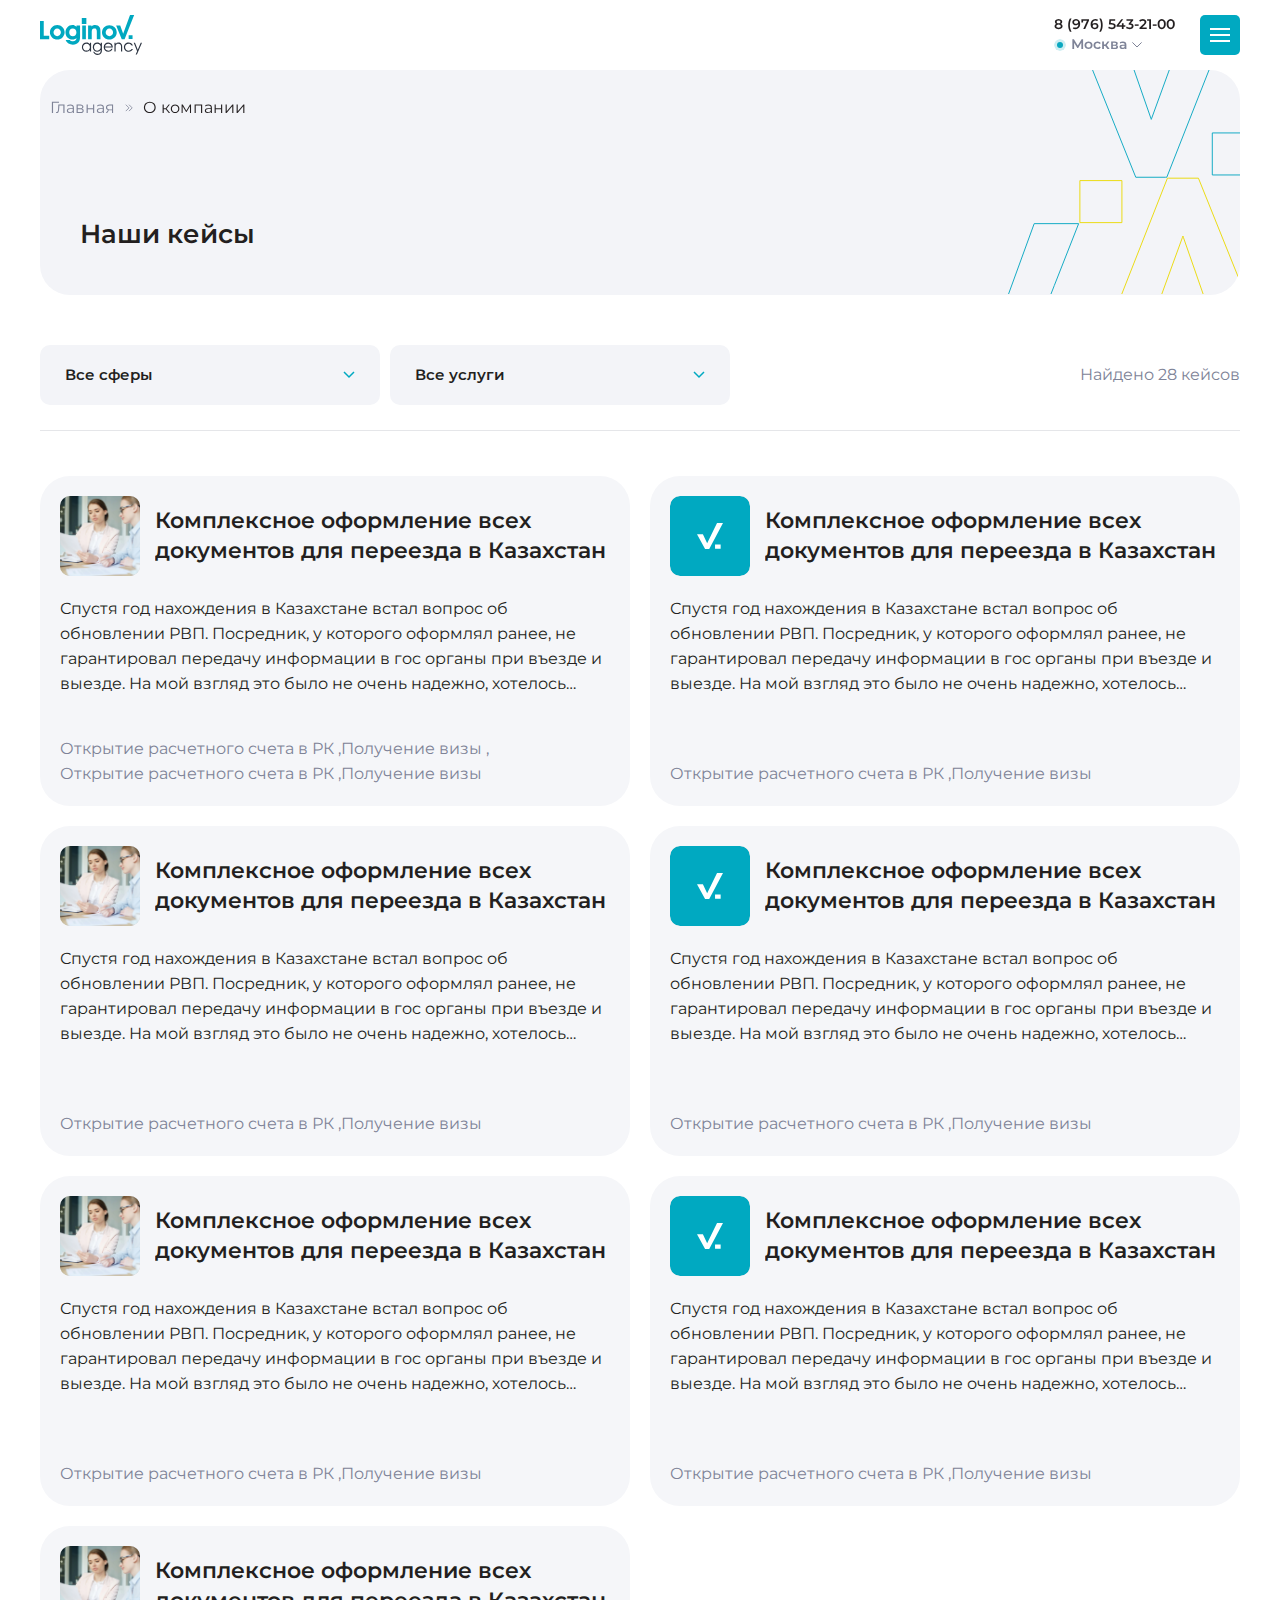
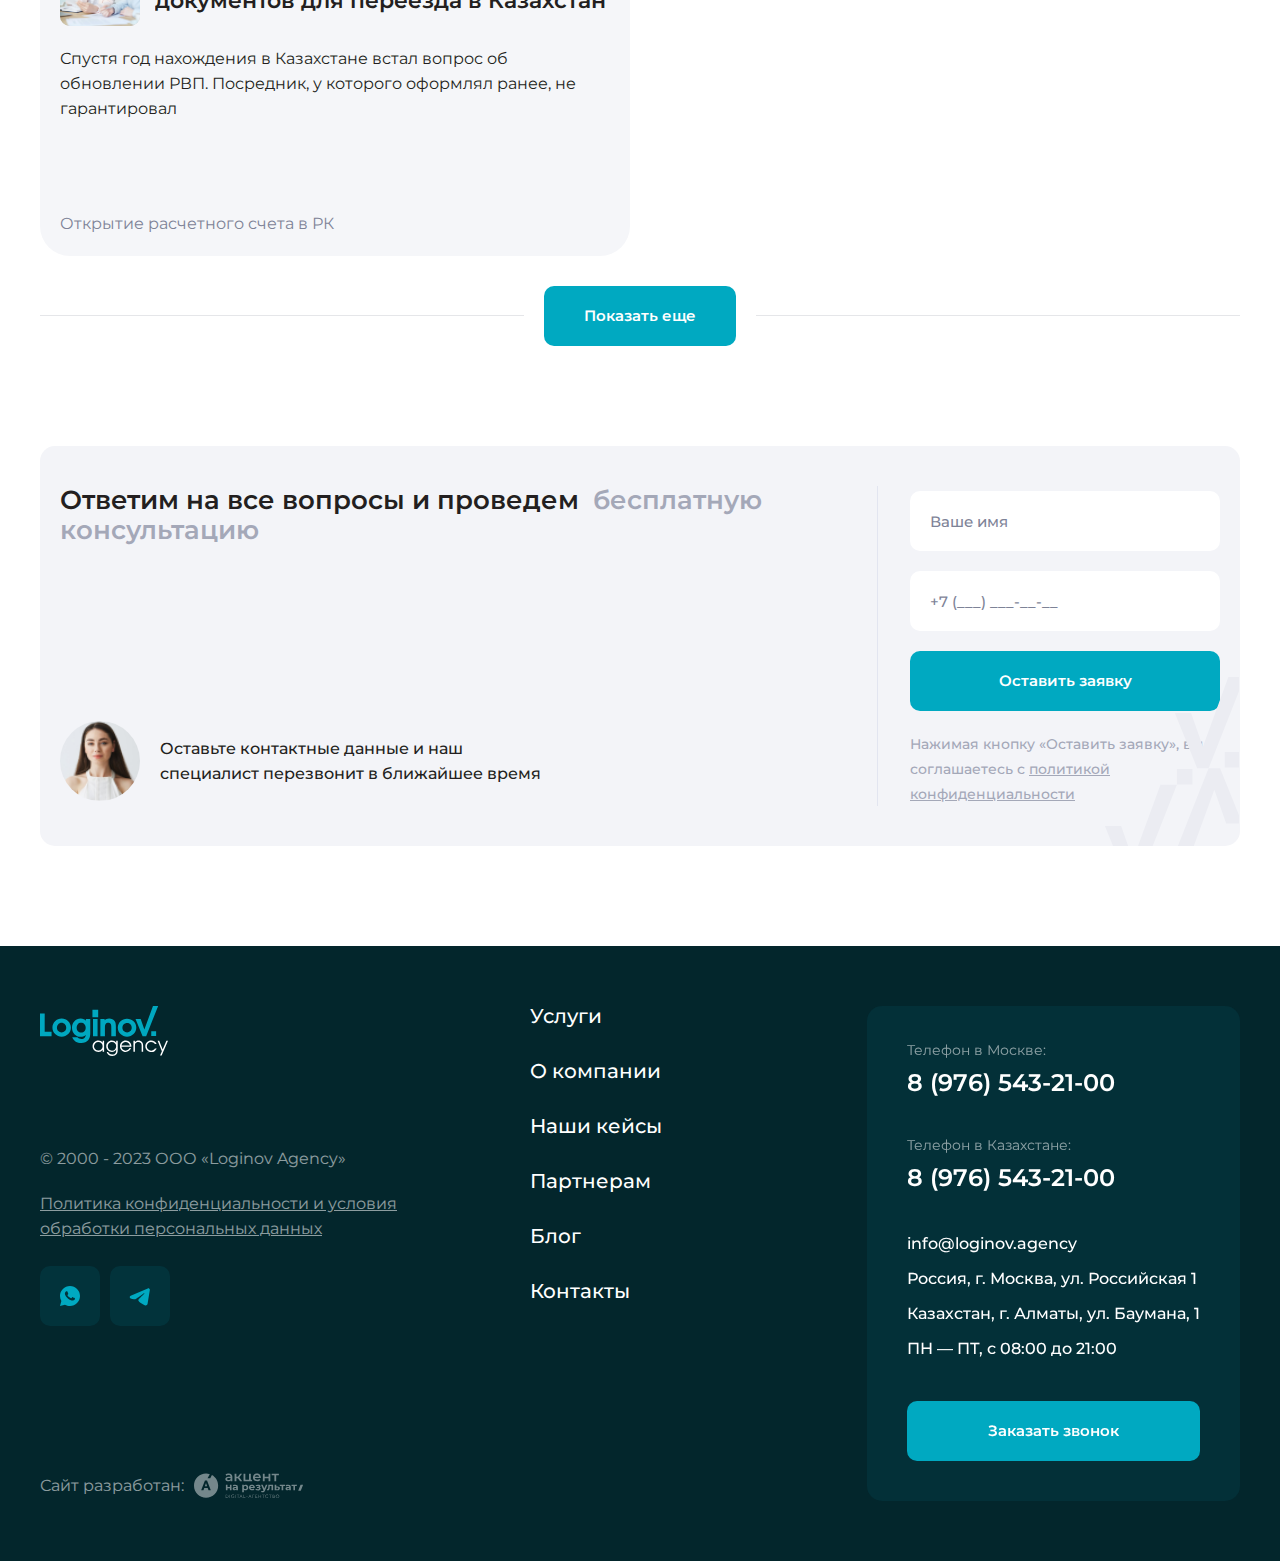
<file: page-cases.html>
<!DOCTYPE html>
<html lang="ru">

    <head>
        <meta charset="utf-8">
        <!-- <base href="/"> -->
        <title>Наши кейсы</title>
        <meta name="description" content="Simple Starter 2.0 Description ">
        <meta name="viewport"
        content="width=device-width, initial-scale=1.0, minimum-scale=1.0, maximum-scale=1.0, user-scalable=no">
        <meta property="og:image" content="images/preview.jpg">
        <link rel="icon" href="/images/favicon.png">
        <link rel="stylesheet" href="./styles.css">
    </head>

    <body class="preload">
        <div class="wrapper">
            <!-- #### page header section with dropdwon-menu, mobile-menu, breadcrumbs #### -->
            <header class="page-header fix-block">
                <div class="page-header__inner-wrapper">
                    <div class="page-header__site-container page-header__site-container--desktop">
                        <a href="/" class="logo">
                            <svg class="icon">
                                <use xlink:href="./images/sprite.svg#logo"></use>
                            </svg>
                        </a>

                        <nav class="page-header__nav menu">
                            <ul class="menu__list">
                                <li>
                                    <a href="#" class="menu__link menu__link--dropdown js-header-dropdown">Услуги</a>
                                </li>
                                <li>
                                    <a href="./page-about.html" class="menu__link">О компании</a>
                                </li>
                                <li>
                                    <a href="./page-cases.html" class="menu__link">Наши кейсы</a>
                                </li>
                                <li>
                                    <a href="./page-partners.html" class="menu__link">Партнерам</a>
                                </li>
                                <li>
                                    <a href="./page-blog.html" class="menu__link">Блог</a>
                                </li>
                                <li>
                                    <a href="./page-contacts.html" class="menu__link">Контакты</a>
                                </li>
                            </ul>
                        </nav>

                        <div class="page-header__buttons">
                            <div class="page-header__contacts contacts">
                                <div class="contacts__row">
                                    <div class="contacts__item contact contact--one">
                                        <a href="tel:+79765432100" class="contact__phone">
                                            8 (976) 543-21-00
                                        </a>
                                        <span class="contact__city">
                                            Москва
                                        </span>
                                    </div>
                                    <div class="contacts__item contact contact--two">
                                        <a href="tel:+79765432100" class="contact__phone">
                                            8 (976) 543-21-00
                                        </a>
                                        <span class="contact__city">
                                            Казахстан
                                        </span>
                                    </div>
                                </div>
                            </div>

                            <a href="#" class="social">
                                <svg class="icon">
                                    <use xlink:href="./images/sprite.svg#whatsapp"></use>
                                </svg>
                            </a>

                            <a href="#" class="social">
                                <svg class="icon">
                                    <use xlink:href="./images/sprite.svg#tg"></use>
                                </svg>
                            </a>

                            <button data-path="modal-call" class="button button--main">
                                <span>Заказать звонок</span>
                            </button>
                        </div>
                    </div>

                    <div class="page-header__site-container page-header__site-container--mobile">
                        <a href="/" class="logo logo--main">
                            <svg class="icon">
                                <use xlink:href="./images/sprite.svg#logo"></use>
                            </svg>
                        </a>

                        <div class="page-header__buttons page-header__buttons--mobile">

                            <div class="contact contact--button contact--one">
                                <a href="tel:+79765432100" class="contact__phone">
                                    8 (976) 543-21-00
                                </a>
                                <button type="button" data-path="modal-number" class="contact__city">
                                    Москва
                                </button>
                            </div>

                            <button type="button" class="hamburger js-open-mobile-menu">
                                <span></span>
                            </button>
                        </div>
                    </div>

                    <div class="page-header__dropdown header-dropdown">
                        <div class="header-dropdown__site-container">
                            <div class="header-dropdown__navigation">
                                <ul>
                                    <li>
                                        <button data-link="1" type="button"
                                            class="header-dropdown__button header-dropdown__button--active js-dropdown-button">
                                            Легализация
                                        </button>
                                    </li>
                                    <li>
                                        <button data-link="2" type="button"
                                            class="header-dropdown__button js-dropdown-button">
                                            Бизнес
                                        </button>
                                    </li>
                                    <li>
                                        <button data-link="3" type="button"
                                            class="header-dropdown__button js-dropdown-button">
                                            Документы
                                        </button>
                                    </li>
                                </ul>
                            </div>

                            <div class="header-dropdown__list-wrapper">
                                <ul class="header-dropdown__list" data-list="1">
                                    <li>
                                        <a href="" class="header-dropdown__link">
                                            Получение РВП
                                        </a>
                                    </li>
                                    <li>
                                        <a href="" class="header-dropdown__link">
                                            Гарантированное получение ВНЖ
                                        </a>
                                    </li>
                                    <li>
                                        <a href="" class="header-dropdown__link">
                                            Получение визы в Казахстан
                                        </a>
                                    </li>
                                    <li>
                                        <a href="" class="header-dropdown__link">
                                            Гражданство Киргизии
                                        </a>
                                    </li>
                                    <li>
                                        <a href="" class="header-dropdown__link">
                                            Решение миграционных проблем
                                        </a>
                                    </li>
                                </ul>
                                <ul class="header-dropdown__list header-dropdown__list--hidden" data-list="2">
                                    <li>
                                        <a href="" class="header-dropdown__link">
                                            Открытие ТОО (Товарищество с ограниченной ответственностью)
                                        </a>
                                    </li>
                                    <li>
                                        <a href="" class="header-dropdown__link">
                                            Открытие расчетного счета в РК на зарубежную компанию
                                        </a>
                                    </li>
                                    <li>
                                        <a href="" class="header-dropdown__link">
                                            Открытие компании в Астана Хаб
                                        </a>
                                    </li>
                                    <li>
                                        <a href="" class="header-dropdown__link">
                                            Открытие компании в МФЦА
                                        </a>
                                    </li>
                                    <li>
                                        <a href="" class="header-dropdown__link">
                                            Юридический адрес
                                        </a>
                                    </li>
                                    <li>
                                        <a href="" class="header-dropdown__link">
                                            Юридическое обслуживание
                                        </a>
                                    </li>
                                    <li>
                                        <a href="" class="header-dropdown__link">
                                            Бухгалтерское обслуживание
                                        </a>
                                    </li>
                                    <li>
                                        <a href="" class="header-dropdown__link">
                                            Получение БИН
                                        </a>
                                    </li>
                                </ul>
                                <ul class="header-dropdown__list header-dropdown__list--hidden" data-list="3">
                                    <li>
                                        <a href="" class="header-dropdown__link">
                                            Открытие компании в Астана Хаб
                                        </a>
                                    </li>
                                    <li>
                                        <a href="" class="header-dropdown__link">
                                            Открытие компании в Астана Хаб
                                        </a>
                                    </li>
                                    <li>
                                        <a href="" class="header-dropdown__link">
                                            Открытие компании в МФЦА
                                        </a>
                                    </li>
                                    <li>
                                        <a href="" class="header-dropdown__link">
                                            Юридический адрес
                                        </a>
                                    </li>
                                    <li>
                                        <a href="" class="header-dropdown__link">
                                            Юридическое обслуживание
                                        </a>
                                    </li>
                                    <li>
                                        <a href="" class="header-dropdown__link">
                                            Бухгалтерское обслуживание
                                        </a>
                                    </li>
                                    <li>
                                        <a href="" class="header-dropdown__link">
                                            Получение БИН
                                        </a>
                                    </li>
                                </ul>
                            </div>
                        </div>
                    </div>

                    <div class="page-header__breadcrumbs breadcrumbs">
                        <div class="breadcrumbs__site-container">
                            <ul class="breadcrumbs__list">
                                <li class="breadcrumbs__item">
                                    <a href="/" class="breadcrumbs__link">
                                        Главная
                                    </a>
                                </li>
                                <li class="breadcrumbs__item">
                                    <a href="#" class="breadcrumbs__link breadcrumbs__link--disabled">
                                        О компании
                                    </a>
                                </li>
                            </ul>
                        </div>
                    </div>
                </div>

                <div class="page-header__mobile-menu mobile-menu _intro-padding-top">
                    <div class="mobile-menu__inner-wrapper">
                        <div class="mobile-menu__body">
                            <div class="mobile-menu__menu-wrapper">
                                <div class="mobile-menu__swiper swiper js-menu-swiper">

                                    <ul class="mobile-menu__swiper-wrapper swiper-wrapper">
                                        <li class="mobile-menu__swiper-slide swiper-slide">
                                            <div class="menu menu--vertical menu--smaller">
                                                <ul class="menu__list">
                                                    <li>
                                                        <button type="button"
                                                            class="menu__link menu__link--with-arrow js-menu-next">Услуги</button>
                                                    </li>
                                                    <li>
                                                        <a href="./page-about.html" class="menu__link">О компании</a>
                                                    </li>
                                                    <li>
                                                        <a href="./page-cases.html" class="menu__link">Наши кейсы</a>
                                                    </li>
                                                    <li>
                                                        <a href="./page-partners.html" class="menu__link">Партнерам</a>
                                                    </li>
                                                    <li>
                                                        <a href="./page-blog.html" class="menu__link">Блог</a>
                                                    </li>
                                                    <li>
                                                        <a href="./page-contacts.html" class="menu__link">Контакты</a>
                                                    </li>
                                                </ul>
                                            </div>
                                        </li>

                                        <li class="mobile-menu__swiper-slide swiper-slide">
                                            <div class="mobile-menu__slide">
                                                <button type="button" class="mobile-menu__back js-menu-back">
                                                    <svg class="icon">
                                                        <use xlink:href="./images/sprite.svg#arrow-back"></use>
                                                    </svg>
                                                    <span>Услуги</span>
                                                </button>

                                                <ul class="mobile-menu__dropdowns">
                                                    <li>
                                                        <div class="mobile-menu__dropdown menu-dropdown">
                                                            <button type="button"
                                                                class="menu-dropdown__button js-menu-dropdown-button">
                                                                <span>Легализация</span>
                                                                <svg class="icon">
                                                                    <use xlink:href="./images/sprite.svg#drop"></use>
                                                                </svg>
                                                            </button>

                                                            <div class="menu-dropdown__list-wrapper">
                                                                <ul class="menu-dropdown__list">
                                                                    <li>
                                                                        <a href="#" class="menu-dropdown__link">
                                                                            Получение РВП
                                                                        </a>
                                                                    </li>
                                                                    <li>
                                                                        <a href="#" class="menu-dropdown__link">
                                                                            Гарантированное получение ВНЖ
                                                                        </a>
                                                                    </li>
                                                                    <li>
                                                                        <a href="#" class="menu-dropdown__link">
                                                                            Получение визы в Казахстан
                                                                        </a>
                                                                    </li>
                                                                    <li>
                                                                        <a href="#" class="menu-dropdown__link">
                                                                            ПГражданство Киргизии
                                                                        </a>
                                                                    </li>
                                                                    <li>
                                                                        <a href="#" class="menu-dropdown__link">
                                                                            Решение миграционных проблем
                                                                        </a>
                                                                    </li>
                                                                </ul>
                                                            </div>
                                                        </div>
                                                    </li>
                                                    <li>
                                                        <div class="mobile-menu__dropdown menu-dropdown">
                                                            <button type="button"
                                                                class="menu-dropdown__button js-menu-dropdown-button">
                                                                <span>Бизнес</span>
                                                                <svg class="icon">
                                                                    <use xlink:href="./images/sprite.svg#drop"></use>
                                                                </svg>
                                                            </button>

                                                            <div class="menu-dropdown__list-wrapper">
                                                                <ul class="menu-dropdown__list">
                                                                    <li>
                                                                        <a href="#" class="menu-dropdown__link">
                                                                            Открытие ТОО (Товарищество с ограниченной
                                                                            ответственностью)
                                                                        </a>
                                                                    </li>
                                                                    <li>
                                                                        <a href="#" class="menu-dropdown__link">
                                                                            Открытие расчетного счета в РК на зарубежную
                                                                            компанию
                                                                        </a>
                                                                    </li>
                                                                    <li>
                                                                        <a href="#" class="menu-dropdown__link">
                                                                            Открытие компании в Астана Хаб
                                                                        </a>
                                                                    </li>
                                                                    <li>
                                                                        <a href="#" class="menu-dropdown__link">
                                                                            Открытие компании в МФЦА
                                                                        </a>
                                                                    </li>
                                                                    <li>
                                                                        <a href="#" class="menu-dropdown__link">
                                                                            Юридический адрес
                                                                        </a>
                                                                    </li>
                                                                    <li>
                                                                        <a href="#" class="menu-dropdown__link">
                                                                            Юридическое обслуживание
                                                                        </a>
                                                                    </li>
                                                                    <li>
                                                                        <a href="#" class="menu-dropdown__link">
                                                                            Бухгалтерское обслуживание
                                                                        </a>
                                                                    </li>
                                                                    <li>
                                                                        <a href="#" class="menu-dropdown__link">
                                                                            Получение БИН
                                                                        </a>
                                                                    </li>
                                                                </ul>
                                                            </div>
                                                        </div>
                                                    </li>
                                                    <li>
                                                        <div class="mobile-menu__dropdown menu-dropdown">
                                                            <button type="button"
                                                                class="menu-dropdown__button js-menu-dropdown-button">
                                                                <span>Документы </span>
                                                                <svg class="icon">
                                                                    <use xlink:href="./images/sprite.svg#drop"></use>
                                                                </svg>
                                                            </button>

                                                            <div class="menu-dropdown__list-wrapper">
                                                                <ul class="menu-dropdown__list">
                                                                    <li>
                                                                        <a href="#" class="menu-dropdown__link">
                                                                            Дистанционное получение ИИН
                                                                        </a>
                                                                    </li>
                                                                    <li>
                                                                        <a href="#" class="menu-dropdown__link">
                                                                            Нотариальное согласие собственника жилья
                                                                        </a>
                                                                    </li>
                                                                    <li>
                                                                        <a href="#" class="menu-dropdown__link">
                                                                            Договор аренды жилья
                                                                        </a>
                                                                    </li>
                                                                    <li>
                                                                        <a href="#" class="menu-dropdown__link">
                                                                            Получение заграничного паспорта РФ
                                                                            (ускорено/дистанционно)
                                                                        </a>
                                                                    </li>
                                                                    <li>
                                                                        <a href="#" class="menu-dropdown__link">
                                                                            Продление/восстановление внутреннего паспорта РФ
                                                                        </a>
                                                                    </li>
                                                                    <li>
                                                                        <a href="#" class="menu-dropdown__link">
                                                                            Договор аренды жилья
                                                                        </a>
                                                                    </li>
                                                                    <li>
                                                                        <a href="#" class="menu-dropdown__link">
                                                                            Получение заграничного паспорта РФ
                                                                            (ускорено/дистанционно)
                                                                        </a>
                                                                    </li>
                                                                    <li>
                                                                        <a href="#" class="menu-dropdown__link">
                                                                            Продление/восстановление внутреннего паспорта РФ
                                                                        </a>
                                                                    </li>
                                                                </ul>
                                                            </div>
                                                        </div>
                                                    </li>
                                                </ul>
                                            </div>
                                        </li>
                                    </ul>
                                </div>
                            </div>

                            <div class="mobile-menu__contacts">
                                <div class="footer-contacts footer-contacts--smaller">
                                    <div class="footer-contacts__phones">
                                        <div class="footer-contacts__phone phone phone--smaller">
                                            <span class="phone__label">Телефон в Москве:</span>
                                            <a href="tel:+79765432100" class="phone__link">8 (976) 543-21-00</a>
                                        </div>
                                        <div class="footer-contacts__phone phone phone--smaller">
                                            <span class="phone__label">Телефон в Казахстане:</span>
                                            <a href="tel:+79765432100" class="phone__link">8 (976) 543-21-00</a>
                                        </div>
                                    </div>

                                    <ul class="footer-contacts__list">
                                        <li>
                                            <a href="mailto:info@loginov.agency"
                                                class="footer-contacts__span footer-contacts__link">
                                                info@loginov.agency
                                            </a>
                                        </li>
                                        <li>
                                            <span class="footer-contacts__span">
                                                Россия, г. Москва, ул. Российская 1
                                            </span>
                                        </li>
                                        <li>
                                            <span class="footer-contacts__span">
                                                Казахстан, г. Алматы, ул. Баумана, 1
                                            </span>
                                        </li>
                                        <li>
                                            <span class="footer-contacts__span">
                                                ПН — ПТ, с 08:00 до 21:00
                                            </span>
                                        </li>
                                    </ul>

                                    <div class="page-footer__socials">
                                        <a href="#" class="social social--footer">
                                            <svg class="icon">
                                                <use xlink:href="./images/sprite.svg#whatsapp"></use>
                                            </svg>
                                        </a>

                                        <a href="#" class="social social--footer">
                                            <svg class="icon">
                                                <use xlink:href="./images/sprite.svg#tg"></use>
                                            </svg>
                                        </a>
                                    </div>

                                    <button type="button" data-path="modal-call" class="footer-contacts__button button">
                                        <span>
                                            Заказать звонок
                                        </span>
                                    </button>
                                </div>
                            </div>
                        </div>
                    </div>
                </div>
            </header>

            <!-- ######## main content ####### -->
            <main class="page-main">
                <section class="hero hero--auto-height hero--partners">
                    <h1 class="visually-hidden">
                        Section title
                    </h1>

                    <div class="page-header__site-container">
                        <div class="hero__inner-wrapper">
                            <div class="hero__site-container">
                                <div class="hero__secondary-heading">
                                    <h2 class="h2">
                                        Наши кейсы
                                    </h2>
                                </div>
                            </div>
                        </div>
                    </div>
                </section>

                <section class="section section--secondary cases-section">
                    <div class="cases-section__site-container">
                        <form action="#" class="cases-section__head press-section__head press-center__heading">
                            <div class="cases-section__dropdowns">
                                <div class="cases-section__dropdown select">
                                    <div class="select__current" tabindex="1">
                                        <div class="select__value">
                                            <input class="select__input" type="radio" id="type-id-1" value="type-value-1" name="name-1" checked="" data-parsley-multiple="name-1">
                                            <p class="select__input-text">
                                                Все сферы
                                            </p>
                                        </div>
                                        <div class="select__value">
                                            <input class="select__input" type="radio" id="type-id-2" value="type-value-2" name="name-1" data-parsley-multiple="name-1">
                                            <p class="select__input-text">
                                                Легализация
                                            </p>
                                        </div>
                                        <div class="select__value">
                                            <input class="select__input" type="radio" id="type-id-3" value="type-value-3" name="name-1" data-parsley-multiple="name-1">
                                            <p class="select__input-text">
                                                Бизнес
                                            </p>
                                        </div>
                                        <div class="select__value">
                                            <input class="select__input" type="radio" id="type-id-4" value="type-value-4" name="name-1" data-parsley-multiple="name-1">
                                            <p class="select__input-text">
                                                Документы
                                            </p>
                                        </div>
                                        <span class="select__icon">
                                            <svg class="icon">
                                                <use xlink:href="./images/sprite.svg#drop-w"></use>
                                            </svg>
                                        </span>
                                    </div>
                                    <div class="select__list-wrapper">
                                        <ul class="select__list">
                                            <li>
                                                <label class="select__option active" for="type-id-1" aria-hidden="aria-hidden">
                                                    Все сферы
                                                </label>
                                            </li>
                                            <li>
                                                <label class="select__option" for="type-id-2" aria-hidden="aria-hidden">
                                                    Легализация
                                                </label>
                                            </li>
                                            <li>
                                                <label class="select__option" for="type-id-3" aria-hidden="aria-hidden">
                                                    Бизнес
                                                </label>
                                            </li>
                                            <li>
                                                <label class="select__option" for="type-id-4" aria-hidden="aria-hidden">
                                                    Документы
                                                </label>
                                            </li>
                                        </ul>
                                    </div>
                                </div>

                                <div class="cases-section__dropdown select">
                                    <div class="select__current" tabindex="1">
                                        <div class="select__value">
                                            <input class="select__input" type="radio" id="service-id-1" value="service-value-1" name="service-1" checked="" data-parsley-multiple="name-1">
                                            <p class="select__input-text">
                                                Все услуги
                                            </p>
                                        </div>
                                        <div class="select__value">
                                            <input class="select__input" type="radio" id="service-id-2" value="service-value-2" name="service-1" data-parsley-multiple="name-1">
                                            <p class="select__input-text">
                                                Услуга 1
                                            </p>
                                        </div>
                                        <div class="select__value">
                                            <input class="select__input" type="radio" id="service-id-3" value="service-value-3" name="service-1" data-parsley-multiple="name-1">
                                            <p class="select__input-text">
                                                Услуга 2
                                            </p>
                                        </div>
                                        <div class="select__value">
                                            <input class="select__input" type="radio" id="service-id-4" value="service-value-4" name="service-1" data-parsley-multiple="name-1">
                                            <p class="select__input-text">
                                                Услуга 3
                                            </p>
                                        </div>
                                        <div class="select__value">
                                            <input class="select__input" type="radio" id="service-id-5" value="service-value-5" name="service-1" data-parsley-multiple="name-1">
                                            <p class="select__input-text">
                                                Услуга 4
                                            </p>
                                        </div>
                                        <span class="select__icon">
                                            <svg class="icon">
                                                <use xlink:href="./images/sprite.svg#drop-w"></use>
                                            </svg>
                                        </span>
                                    </div>
                                    <div class="select__list-wrapper">
                                        <div class="select__inner-wrapper">
                                            <ul class="select__list">
                                                <li>
                                                    <label class="select__option active" for="service-id-1" aria-hidden="aria-hidden">
                                                        Все услуги
                                                    </label>
                                                </li>
                                                <li>
                                                    <label class="select__option" for="service-id-2" aria-hidden="aria-hidden">
                                                        Услуга 1
                                                    </label>
                                                </li>
                                                <li>
                                                    <label class="select__option" for="service-id-3" aria-hidden="aria-hidden">
                                                        Услуга 2
                                                    </label>
                                                </li>
                                                <li>
                                                    <label class="select__option" for="service-id-4" aria-hidden="aria-hidden">
                                                        Услуга 3
                                                    </label>
                                                </li>
                                                <li>
                                                    <label class="select__option" for="service-id-5" aria-hidden="aria-hidden">
                                                        Услуга 4
                                                    </label>
                                                </li>
                                            </ul>
                                        </div>
                                    </div>
                                </div>
                            </div>

                            <div class="cases-section__dropdowns-mobile">
                                <button type="button" data-path="modal-select-types" class="select-button select-button--light js-selects-types">
                                    <span class="select-button__value">
                                        Все сферы
                                    </span>

                                    <svg class="icon">
                                        <use xlink:href="./images/sprite.svg#drop-w"></use>
                                    </svg>
                                </button>
                                <button type="button" data-path="modal-select-service" class="select-button select-button--light js-selects-services">
                                    <span class="select-button__value">
                                        Все услуги
                                    </span>

                                    <svg class="icon">
                                        <use xlink:href="./images/sprite.svg#drop-w"></use>
                                    </svg>
                                </button>
                            </div>
                            
                            <div class="press-section__count">
                                <span class="press-count cases-count">
                                    <b>
                                        Найдено
                                    </b>
                                    <i class="cases-count__value">
                                        28
                                    </i>
                                    <b class="cases-count__text">
                                        кейсов
                                    </b>
                                </span>
                            </div>
                        </form>

                        <div class="cases-section__body">
                            <ul class="cases-section__list">
                                <li class="cases-section__item" data-service="" data-sector="" id="">
                                    <a id="case-id-2" href="#" class="case-link">
                                        <div class="case-link__head">
                                            <div class="case-link__image">
                                                <picture>
                                                    <source type="image/webp" srcset="./images/cases/img.webp"
                                                        alt="case image" />
                                                    <img class="lazy" src="./images/cases/img.jpg" alt="case image">
                                                </picture>
                                            </div>
                                            <span class="case-link__title">
                                                Комплексное оформление всех документов для переезда в Казахстан
                                            </span>
                                        </div>
                                        <div class="case-link__body">
                                            <p class="case-link__text">
                                                Спустя год нахождения в Казахстане встал вопрос об обновлении 
                                                РВП. Посредник, у которого оформлял ранее, не гарантировал 
                                                передачу информации в гос органы при въезде и выезде. На мой 
                                                взгляд это было не очень надежно, хотелось перестраховаться 
                                                не очень надежно. 
                                            </p>
                                            <div class="case-link__tags">
                                                <span class="case-link__tag">
                                                    Открытие расчетного счета в РК
                                                </span>
                                                <span>
                                                    Получение визы
                                                </span>
                                                <span class="case-link__tag">
                                                    Открытие расчетного счета в РК
                                                </span>
                                                <span>
                                                    Получение визы
                                                </span>
                                            </div>
                                        </div>
                                    </a>
                                </li>
                                <li class="cases-section__item" data-service="" data-sector="" id="">
                                    <a id="case-id-1" href="#" class="case-link case-link--no-image">
                                        <div class="case-link__head">
                                            <div class="case-link__image">

                                            </div>
                                            <span class="case-link__title">
                                                Комплексное оформление всех документов для переезда в Казахстан
                                            </span>
                                        </div>
                                        <div class="case-link__body">
                                            <p class="case-link__text">
                                                Спустя год нахождения в Казахстане встал вопрос об обновлении 
                                                РВП. Посредник, у которого оформлял ранее, не гарантировал 
                                                передачу информации в гос органы при въезде и выезде. На мой 
                                                взгляд это было не очень надежно, хотелось перестраховаться 
                                                не очень надежно. 
                                            </p>
                                            <div class="case-link__tags">
                                                <span class="case-link__tag">
                                                    Открытие расчетного счета в РК
                                                </span>
                                                <span>
                                                    Получение визы
                                                </span>
                                            </div>
                                        </div>
                                    </a>
                                </li>
                                <li class="cases-section__item" data-service="" data-sector="" id="">
                                    <a id="case-id-3" href="#" class="case-link">
                                        <div class="case-link__head">
                                            <div class="case-link__image">
                                                <picture>
                                                    <source type="image/webp" srcset="./images/cases/img.webp"
                                                        alt="case image" />
                                                    <img class="lazy" src="./images/cases/img.jpg" alt="case image">
                                                </picture>
                                            </div>
                                            <span class="case-link__title">
                                                Комплексное оформление всех документов для переезда в Казахстан
                                            </span>
                                        </div>
                                        <div class="case-link__body">
                                            <p class="case-link__text">
                                                Спустя год нахождения в Казахстане встал вопрос об обновлении 
                                                РВП. Посредник, у которого оформлял ранее, не гарантировал 
                                                передачу информации в гос органы при въезде и выезде. На мой 
                                                взгляд это было не очень надежно, хотелось перестраховаться 
                                                не очень надежно. 
                                            </p>
                                            <div class="case-link__tags">
                                                <span class="case-link__tag">
                                                    Открытие расчетного счета в РК
                                                </span>
                                                <span>
                                                    Получение визы
                                                </span>
                                            </div>
                                        </div>
                                    </a>
                                </li>
                                <li class="cases-section__item" data-service="" data-sector="" id="">
                                    <a id="case-id-6" href="#" class="case-link case-link--no-image">
                                        <div class="case-link__head">
                                            <div class="case-link__image">

                                            </div>
                                            <span class="case-link__title">
                                                Комплексное оформление всех документов для переезда в Казахстан
                                            </span>
                                        </div>
                                        <div class="case-link__body">
                                            <p class="case-link__text">
                                                Спустя год нахождения в Казахстане встал вопрос об обновлении 
                                                РВП. Посредник, у которого оформлял ранее, не гарантировал 
                                                передачу информации в гос органы при въезде и выезде. На мой 
                                                взгляд это было не очень надежно, хотелось перестраховаться 
                                                не очень надежно. 
                                            </p>
                                            <div class="case-link__tags">
                                                <span class="case-link__tag">
                                                    Открытие расчетного счета в РК
                                                </span>
                                                <span>
                                                    Получение визы
                                                </span>
                                            </div>
                                        </div>
                                    </a>
                                </li>
                                <li class="cases-section__item" data-service="" data-sector="" id="">
                                    <a id="case-id-223" href="#" class="case-link">
                                        <div class="case-link__head">
                                            <div class="case-link__image">
                                                <picture>
                                                    <source type="image/webp" srcset="./images/cases/img.webp"
                                                        alt="case image" />
                                                    <img class="lazy" src="./images/cases/img.jpg" alt="case image">
                                                </picture>
                                            </div>
                                            <span class="case-link__title">
                                                Комплексное оформление всех документов для переезда в Казахстан
                                            </span>
                                        </div>
                                        <div class="case-link__body">
                                            <p class="case-link__text">
                                                Спустя год нахождения в Казахстане встал вопрос об обновлении 
                                                РВП. Посредник, у которого оформлял ранее, не гарантировал 
                                                передачу информации в гос органы при въезде и выезде. На мой 
                                                взгляд это было не очень надежно, хотелось перестраховаться 
                                                не очень надежно. 
                                            </p>
                                            <div class="case-link__tags">
                                                <span class="case-link__tag">
                                                    Открытие расчетного счета в РК
                                                </span>
                                                <span>
                                                    Получение визы
                                                </span>
                                            </div>
                                        </div>
                                    </a>
                                </li>
                                <li class="cases-section__item" data-service="" data-sector="" id="">
                                    <a id="case-id-123" href="#" class="case-link case-link--no-image">
                                        <div class="case-link__head">
                                            <div class="case-link__image">

                                            </div>
                                            <span class="case-link__title">
                                                Комплексное оформление всех документов для переезда в Казахстан
                                            </span>
                                        </div>
                                        <div class="case-link__body">
                                            <p class="case-link__text">
                                                Спустя год нахождения в Казахстане встал вопрос об обновлении 
                                                РВП. Посредник, у которого оформлял ранее, не гарантировал 
                                                передачу информации в гос органы при въезде и выезде. На мой 
                                                взгляд это было не очень надежно, хотелось перестраховаться 
                                                не очень надежно. 
                                            </p>
                                            <div class="case-link__tags">
                                                <span class="case-link__tag">
                                                    Открытие расчетного счета в РК
                                                </span>
                                                <span>
                                                    Получение визы
                                                </span>
                                            </div>
                                        </div>
                                    </a>
                                </li>
                                <li class="cases-section__item" data-service="" data-sector="" id="">
                                    <a id="case-id-323" href="#" class="case-link">
                                        <div class="case-link__head">
                                            <div class="case-link__image">
                                                <picture>
                                                    <source type="image/webp" srcset="./images/cases/img.webp"
                                                        alt="case image" />
                                                    <img class="lazy" src="./images/cases/img.jpg" alt="case image">
                                                </picture>
                                            </div>
                                            <span class="case-link__title">
                                                Комплексное оформление всех документов для переезда в Казахстан
                                            </span>
                                        </div>
                                        <div class="case-link__body">
                                            <p class="case-link__text">
                                                Спустя год нахождения в Казахстане встал вопрос об обновлении 
                                                РВП. Посредник, у которого оформлял ранее, не гарантировал 
                                                
                                            </p>
                                            <div class="case-link__tags">
                                                <span class="case-link__tag">
                                                    Открытие расчетного счета в РК
                                                </span>

                                            </div>
                                        </div>
                                    </a>
                                </li>
                            </ul>

                            <div class="cases-section__add press-section__add">
                                <i></i>
                                <a href="#" class="button button--link js-cases-add">
                                    <span>Показать еще</span>
                                </a>
                                <i></i>
                            </div>
                        </div>
                    </div>

                    <div class="modal modal--number js-modal-selects">
                        <div class="modal__container" data-target="modal-select-service">
                            <div class="modal__content">
                                <button type="button" class="modal__close-btn modal-close">
                                    <svg class="icon">
                                        <use xlink:href="./images/sprite.svg#close"></use>
                                    </svg>
                                </button>

                                <div class="modal__checkboxes">
                                    <div class="radio radio--button">
                                        <input class="visually-hidden" type="radio" name="mobile-services" id="mobile-service-id-all" value=""
                                        checked>
                                        <label for="mobile-service-id-all">
                                            <b class="radio__title">Все услуги</b>
                                        </label>
                                    </div>
                                    <div class="radio radio--button">
                                        <input class="visually-hidden" type="radio" name="mobile-services" id="mobile-service-id-1" value="">
                                        <label for="mobile-service-id-1">
                                            <b class="radio__title">Услуга 1</b>
                                        </label>
                                    </div>
                                    <div class="radio radio--button">
                                        <input class="visually-hidden" type="radio" name="mobile-services" id="mobile-service-id-2" value="">
                                        <label for="mobile-service-id-2">
                                            <b class="radio__title">Услуга 2</b>
                                        </label>
                                    </div>
                                    <div class="radio radio--button">
                                        <input class="visually-hidden" type="radio" name="mobile-services" id="mobile-service-id-3" value="">
                                        <label for="mobile-service-id-3">
                                            <b class="radio__title">Услуга 3</b>
                                        </label>
                                    </div>
                                    <div class="radio radio--button">
                                        <input class="visually-hidden" type="radio" name="mobile-services" id="mobile-service-id-4" value="">
                                        <label for="mobile-service-id-4">
                                            <b class="radio__title">Услуга 4</b>
                                        </label>
                                    </div>
                                </div>
                            </div>
                        </div>
                    </div>

                    <div class="modal modal--number js-modal-selects">
                        <div class="modal__container" data-target="modal-select-types">
                            <div class="modal__content">
                                <button type="button" class="modal__close-btn modal-close">
                                    <svg class="icon">
                                        <use xlink:href="./images/sprite.svg#close"></use>
                                    </svg>
                                </button>

                                <div class="modal__checkboxes">
                                    <div class="radio radio--button">
                                        <input class="visually-hidden" type="radio" name="mobile-types" id="mobile-type-id-1" value=""
                                        checked>
                                        <label for="mobile-type-id-1">
                                            <b class="radio__title">Все сферы</b>
                                        </label>
                                    </div>
                                    <div class="radio radio--button">
                                        <input class="visually-hidden" type="radio" name="mobile-types" id="mobile-type-id-2" value="">
                                        <label for="mobile-type-id-2">
                                            <b class="radio__title">Легализация</b>
                                        </label>
                                    </div>
                                    <div class="radio radio--button">
                                        <input class="visually-hidden" type="radio" name="mobile-types" id="mobile-type-id-3" value="">
                                        <label for="mobile-type-id-3">
                                            <b class="radio__title">Бизнес</b>
                                        </label>
                                    </div>
                                    <div class="radio radio--button">
                                        <input class="visually-hidden" type="radio" name="mobile-types" id="mobile-type-id-4" value="">
                                        <label for="mobile-type-id-4">
                                            <b class="radio__title">Документы</b>
                                        </label>
                                    </div>

                                </div>
                            </div>
                        </div>
                    </div>
                </section>
            </main>

            <!-- ###### page footer section with feedback-form####### -->
            <footer class="page-footer">
                <div class="page-footer__feedback feedback">
                    <div class="feedback__site-container">
                        <div class="feedback__body">
                            <div class="feedback__heading">
                                <h2 class="h2 title-decorated">
                                    <span class="title-decorated__dark">
                                        Ответим на все вопросы и проведем&nbsp;
                                    </span>
                                    <span class="title-decorated__grey">
                                        бесплатную консультацию
                                    </span>
                                </h2>

                                <div class="feedback__author author">
                                    <div class="author__userpic">
                                        <img src="./images/feedback/userpic.png" alt="author userpic">
                                    </div>

                                    <div class="author__desc">
                                        <span>
                                            Оставьте контактные данные и наш<br> специалист перезвонит в ближайшее время
                                        </span>
                                    </div>
                                </div>
                            </div>

                            <form action="" class="feedback__form" data-need-validation="">
                                <div class="feedback__block-inputs inputs-block">
                                    <div class="inputs-block__row">
                                        <input type="text" name="feedback-name" autocomplete="off" id="feedback-name"
                                            class="inputs-block__input input input--white js-text-input"
                                            placeholder="Ваше имя" required data-parsley-reqtext>
                                    </div>
                                    <div class="inputs-block__row">
                                        <input type="tel" name="feedback-phone" autocomplete="off" id="feedback-phone"
                                            class="inputs-block__input input input--white js-phone-input"
                                            placeholder="+7 (___) ___-__-__" required data-parsley-phone>
                                    </div>
                                    <div class="inputs-block__row">
                                        <button type="submit" class="button inputs-block__button">
                                            <span>Оставить заявку</span>
                                        </button>
                                    </div>
                                    <div class="inputs-block__row">
                                        <div class="agreement">
                                            <span>Нажимая кнопку «Оставить заявку», вы соглашаетесь с</span>
                                            <a href="#">политикой конфиденциальности</a>
                                        </div>
                                    </div>
                                </div>
                            </form>
                        </div>
                    </div>
                </div>

                <div class="page-footer__main _bg-back _color-white">
                    <div class="page-footer__site-container">
                        <div class="page-footer__grid">
                            <div class="page-footer__logo">
                                <a href="" class="logo logo--big">
                                    <svg class="icon">
                                        <use xlink:href="./images/sprite.svg#logo-white"></use>
                                    </svg>
                                </a>

                                <div class="page-footer__socials page-footer__socials--mobile">
                                    <a href="#" class="social social--footer">
                                        <svg class="icon">
                                            <use xlink:href="./images/sprite.svg#whatsapp"></use>
                                        </svg>
                                    </a>

                                    <a href="#" class="social social--footer">
                                        <svg class="icon">
                                            <use xlink:href="./images/sprite.svg#tg"></use>
                                        </svg>
                                    </a>
                                </div>

                            </div>

                            <div class="page-footer__menu">
                                <div class="menu menu--vertical menu--bigger">
                                    <ul class="menu__list">
                                        <li>
                                            <a href="/" class="menu__link">Услуги</a>
                                        </li>
                                        <li>
                                            <a href="./page-about.html" class="menu__link">О компании</a>
                                        </li>
                                        <li>
                                            <a href="./page-cases.html" class="menu__link">Наши кейсы</a>
                                        </li>
                                        <li>
                                            <a href="./page-partners.html" class="menu__link">Партнерам</a>
                                        </li>
                                        <li>
                                            <a href="./page-blog.html" class="menu__link">Блог</a>
                                        </li>
                                        <li>
                                            <a href="./page-contacts.html" class="menu__link">Контакты</a>
                                        </li>
                                    </ul>
                                </div>
                            </div>

                            <div class="page-footer__contacts">
                                <div class="footer-contacts">
                                    <div class="footer-contacts__phones">
                                        <div class="footer-contacts__phone phone">
                                            <span class="phone__label">Телефон в Москве:</span>
                                            <a href="tel:+79765432100" class="phone__link">8 (976) 543-21-00</a>
                                        </div>
                                        <div class="footer-contacts__phone phone">
                                            <span class="phone__label">Телефон в Казахстане:</span>
                                            <a href="tel:+79765432100" class="phone__link">8 (976) 543-21-00</a>
                                        </div>
                                    </div>

                                    <ul class="footer-contacts__list">
                                        <li>
                                            <a href="mailto:info@loginov.agency"
                                                class="footer-contacts__span footer-contacts__link">
                                                info@loginov.agency
                                            </a>
                                        </li>
                                        <li>
                                            <span class="footer-contacts__span">
                                                Россия, г. Москва, ул. Российская 1
                                            </span>
                                        </li>
                                        <li>
                                            <span class="footer-contacts__span">
                                                Казахстан, г. Алматы, ул. Баумана, 1
                                            </span>
                                        </li>
                                        <li>
                                            <span class="footer-contacts__span">
                                                ПН — ПТ, с 08:00 до 21:00
                                            </span>
                                        </li>
                                    </ul>

                                    <button type="button" data-path="modal-call" class="footer-contacts__button button">
                                        <span>
                                            Заказать звонок
                                        </span>
                                    </button>
                                </div>
                            </div>

                            <div class="page-footer__basement">
                                <p class="page-footer__copyright copyright">
                                    © 2000 - 2023 ООО «Loginov Agency»
                                </p>

                                <a href="#" class="page-footer__policy copyright copyright--link">
                                    Политика конфиденциальности и условия<br> обработки персональных данных
                                </a>

                                <div class="page-footer__socials page-footer__socials--desktop">
                                    <a href="#" class="social">
                                        <svg class="icon">
                                            <use xlink:href="./images/sprite.svg#whatsapp"></use>
                                        </svg>
                                    </a>

                                    <a href="#" class="social">
                                        <svg class="icon">
                                            <use xlink:href="./images/sprite.svg#tg"></use>
                                        </svg>
                                    </a>
                                </div>

                                <a href="https://aaccent.ru" class="page-footer__developer developer">
                                    <span>Сайт разработан:</span>
                                    <svg class="icon">
                                        <use xlink:href="./images/sprite.svg#dev"></use>
                                    </svg>
                                </a>
                            </div>
                        </div>
                    </div>

                    <div class="page-footer__decore" id="js-footer-trigger">
                        <svg class="page-footer__decore-svg" viewBox="0 0 524 522" fill="none" xmlns="http://www.w3.org/2000/svg">
                            <path id="svg-path" d="M242.109 521H163.967L2 223.556H119.924L205.169 404.976L402.655 1H522C429.65 173.982 338.721 346.963 246.371 521H242.109Z" stroke-width="2" />
                        </svg>
                    </div>
                </div>
            </footer>
        </div>

        <!-- ####### commons modals ######## -->
        <div class="modal">
            <div class="modal__container" data-target="modal-consultation">
                <div class="modal__content">
                    <button type="button" class="modal__close-btn modal-close">
                        <svg class="icon">
                            <use xlink:href="./images/sprite.svg#close"></use>
                        </svg>
                    </button>

                    <div class="modal__grid">
                        <form action="" class="modal__form" data-need-validation="">
                            <div class="modal__heading">
                                <h2 class="h2">
                                Записаться<br> на консультацию
                            </h2>
                                <p>
                                Оставьте контактные данные и наш специалист перезвонит в ближайшее время
                            </p>
                            </div>

                            <div class="modal__block-inputs inputs-block">
                                <div class="inputs-block__row">
                                    <input type="text" name="name" autocomplete="off" id="consultation-name"
                                    class="inputs-block__input input js-text-input" placeholder="Ваше имя" required
                                    data-parsley-reqtext>
                                </div>
                                <div class="inputs-block__row">
                                    <input type="tel" name="phone" autocomplete="off" id="consultation-phone"
                                    class="inputs-block__input input js-phone-input" placeholder="+7 (___) ___-__-__"
                                    required data-parsley-phone>
                                </div>
                                <div class="inputs-block__row">
                                    <button type="submit" class="button inputs-block__button">
                                        <span>Оставить заявку</span>
                                    </button>
                                </div>
                                <div class="inputs-block__row">
                                    <div class="agreement">
                                        <span>Нажимая кнопку «Оставить заявку», вы соглашаетесь с&nbsp;</span>
                                        <a href="#">политикой конфиденциальности</a>
                                    </div>
                                </div>
                            </div>
                        </form>

                        <div class="modal__image-wrapper modal__image-wrapper--consultation">
                            <div class="modal__image">
                                <picture>
                                    <source type="image/webp" srcset="./images/modals/consultation.png"
                                    alt="modal consultation image"/>
                                    <img class="lazy" src="./images/modals/consultation.png" alt="modal consultation image">
                                </picture>
                            </div>
                        </div>
                    </div>
                </div>
            </div>
        </div>

        <div class="modal">
            <div class="modal__container" data-target="modal-call">
                <div class="modal__content">
                    <button type="button" class="modal__close-btn modal-close">
                        <svg class="icon">
                            <use xlink:href="./images/sprite.svg#close"></use>
                        </svg>
                    </button>

                    <div class="modal__grid">
                        <form action="" class="modal__form" data-need-validation="">
                            <div class="modal__heading">
                                <h2 class="h2">
                                Заказать звонок
                            </h2>
                                <p>
                                Оставьте контактные данные и наш специалист перезвонит в ближайшее время
                            </p>
                            </div>

                            <div class="modal__block-inputs inputs-block">
                                <div class="inputs-block__row">
                                    <input type="text" name="name" autocomplete="off" id="callback-name"
                                    class="inputs-block__input input js-text-input" placeholder="Ваше имя" required
                                    data-parsley-reqtext>
                                </div>
                                <div class="inputs-block__row">
                                    <input type="tel" name="phone" autocomplete="off" id="callback-phone"
                                    class="inputs-block__input input js-phone-input" placeholder="+7 (___) ___-__-__"
                                    required data-parsley-phone>
                                </div>
                                <div class="inputs-block__row">
                                    <button type="submit" class="button inputs-block__button">
                                        <span>Оставить заявку</span>
                                    </button>
                                </div>
                                <div class="inputs-block__row">
                                    <div class="agreement">
                                        <span>Нажимая кнопку «Оставить заявку», вы соглашаетесь с&nbsp;</span>
                                        <a href="#">политикой конфиденциальности</a>
                                    </div>
                                </div>
                            </div>
                        </form>

                        <div class="modal__image-wrapper">
                            <div class="modal__image">
                                <picture>
                                    <source type="image/webp" srcset="./images/modals/iphone.png" alt="modal phone image"/>
                                    <img class="lazy" src="./images/modals/iphone.png" alt="modal phone image">
                                </picture>
                            </div>
                        </div>
                    </div>
                </div>
            </div>
        </div>

        <div class="modal modal--success">
            <div class="modal__container" data-target="modal-success">
                <div class="modal__content">
                    <button type="button" class="modal__close-btn modal-close">
                        <svg class="icon">
                            <use xlink:href="./images/sprite.svg#close"></use>
                        </svg>
                    </button>

                    <div class="modal__success">
                        <span class="modal__tick">
                            <svg class="icon">
                                <use xlink:href="./images/sprite.svg#tick-stat"></use>
                            </svg>
                        </span>

                        <div class="modal__heading">
                            <h2 class="h2">
                            Спасибо!
                        </h2>
                            <p>
                            Ваша заявка успешно отправлена
                        </p>
                        </div>

                        <button type="button" class="button modal-close">
                            <span>Хорошо</span>
                        </button>
                    </div>
                </div>
            </div>
        </div>

        <div class="modal modal--partners">
            <div class="modal__container" data-target="modal-partners">
                <div class="modal__content">
                    <button type="button" class="modal__close-btn modal-close">
                        <svg class="icon">
                            <use xlink:href="./images/sprite.svg#close"></use>
                        </svg>
                    </button>

                    <div class="modal__partners-wrapper">
                        <form action="#" class="modal__partners" data-need-validation="">
                            <div class="modal__heading">
                                <h2 class="h2">
                                Cтать партнером
                            </h2>
                                <p>
                                Для того, чтобы начать работать с нашей<br> компанией, оставьте заявку
                            </p>
                            </div>

                            <div class="modal__block-inputs inputs-block">
                                <div class="inputs-block__row">
                                    <input type="text" name="partner-name" autocomplete="off" id="partner-name-id"
                                    class="inputs-block__input input js-text-input"
                                    placeholder="Ваше имя" required data-parsley-reqtext>
                                </div>
                                <div class="inputs-block__row">
                                    <input type="tel" name="partner-phone" autocomplete="off" id="partner-phone-id"
                                    class="inputs-block__input input js-phone-input"
                                    placeholder="+7 (___) ___-__-__" required data-parsley-phone>
                                </div>

                                <div class="inputs-block__row">
                                    <textarea 
                                    class="inputs-block__textarea input input--textarea" 
                                    name="partner-comment" 
                                    id="partner-comment-id"
                                    placeholder="Комментарий"
                                ></textarea>
                                </div>

                                <div class="inputs-block__row">
                                    <label class="file">
                                        <input type="file" class="visually-hidden" required>
                                        <span>
                                            <i>Прикрепить файл</i>
                                            <svg class="icon">
                                                <use xlink:href="./images/sprite.svg#plus"></use>
                                            </svg>
                                        </span>
                                    </label>
                                </div>
                                <div class="inputs-block__row">
                                    <button type="submit" class="button inputs-block__button">
                                        <span>Оставить заявку</span>
                                    </button>
                                </div>
                                <div class="inputs-block__row">
                                    <div class="agreement">
                                        <span>Нажимая кнопку «Оставить заявку», вы соглашаетесь с&nbsp;</span>
                                        <a href="#">политикой конфиденциальности</a>
                                    </div>
                                </div>
                            </div>
                        </form>
                    </div>
                </div>
            </div>
        </div>

        <div class="modal modal--number">
            <div class="modal__container" data-target="modal-number">
                <div class="modal__content">
                    <button type="button" class="modal__close-btn modal-close">
                        <svg class="icon">
                            <use xlink:href="./images/sprite.svg#close"></use>
                        </svg>
                    </button>

                    <div class="modal__checkboxes">
                        <div class="radio">
                            <input class="visually-hidden" type="radio" name="cities-number" id="cities-number-1" value=""
                            checked>
                            <label for="cities-number-1">
                                <b class="radio__title">Москва</b>
                                <i class="radio__number">8 (976) 543-21-00</i>
                            </label>
                        </div>

                        <div class="radio">
                            <input class="visually-hidden" type="radio" name="cities-number" id="cities-number-2" value="">
                            <label for="cities-number-2">
                                <b class="radio__title">Казахстан</b>
                                <i class="radio__number">8 (976) 543-21-00</i>
                            </label>
                        </div>
                    </div>
                </div>
            </div>
        </div>

        <div class="modal modal--number">
            <div class="modal__container" data-target="modal-sections">
                <div class="modal__content">
                    <button type="button" class="modal__close-btn modal-close">
                        <svg class="icon">
                            <use xlink:href="./images/sprite.svg#close"></use>
                        </svg>
                    </button>

                    <div class="modal__checkboxes">
                        <div class="radio radio--button">
                            <input class="visually-hidden" type="radio" name="sections-value" id="sections-value-1" value=""
                            checked>
                            <label for="sections-value-1">
                                <b class="radio__title">Новости</b>
                            </label>
                        </div>

                        <div class="radio radio--button">
                            <input class="visually-hidden" type="radio" name="sections-value" id="sections-value-2"
                            value="">
                            <label for="sections-value-2">
                                <b class="radio__title">Статьи</b>
                            </label>
                        </div>

                        <div class="radio radio--button">
                            <input class="visually-hidden" type="radio" name="sections-value" id="sections-value-3"
                            value="">
                            <label for="sections-value-3">
                                <b class="radio__title">Команда</b>
                            </label>
                        </div>
                    </div>
                </div>
            </div>
        </div>

        <script src="./js/main.js" type="module" defer></script>
    </body>

</html>
</file>
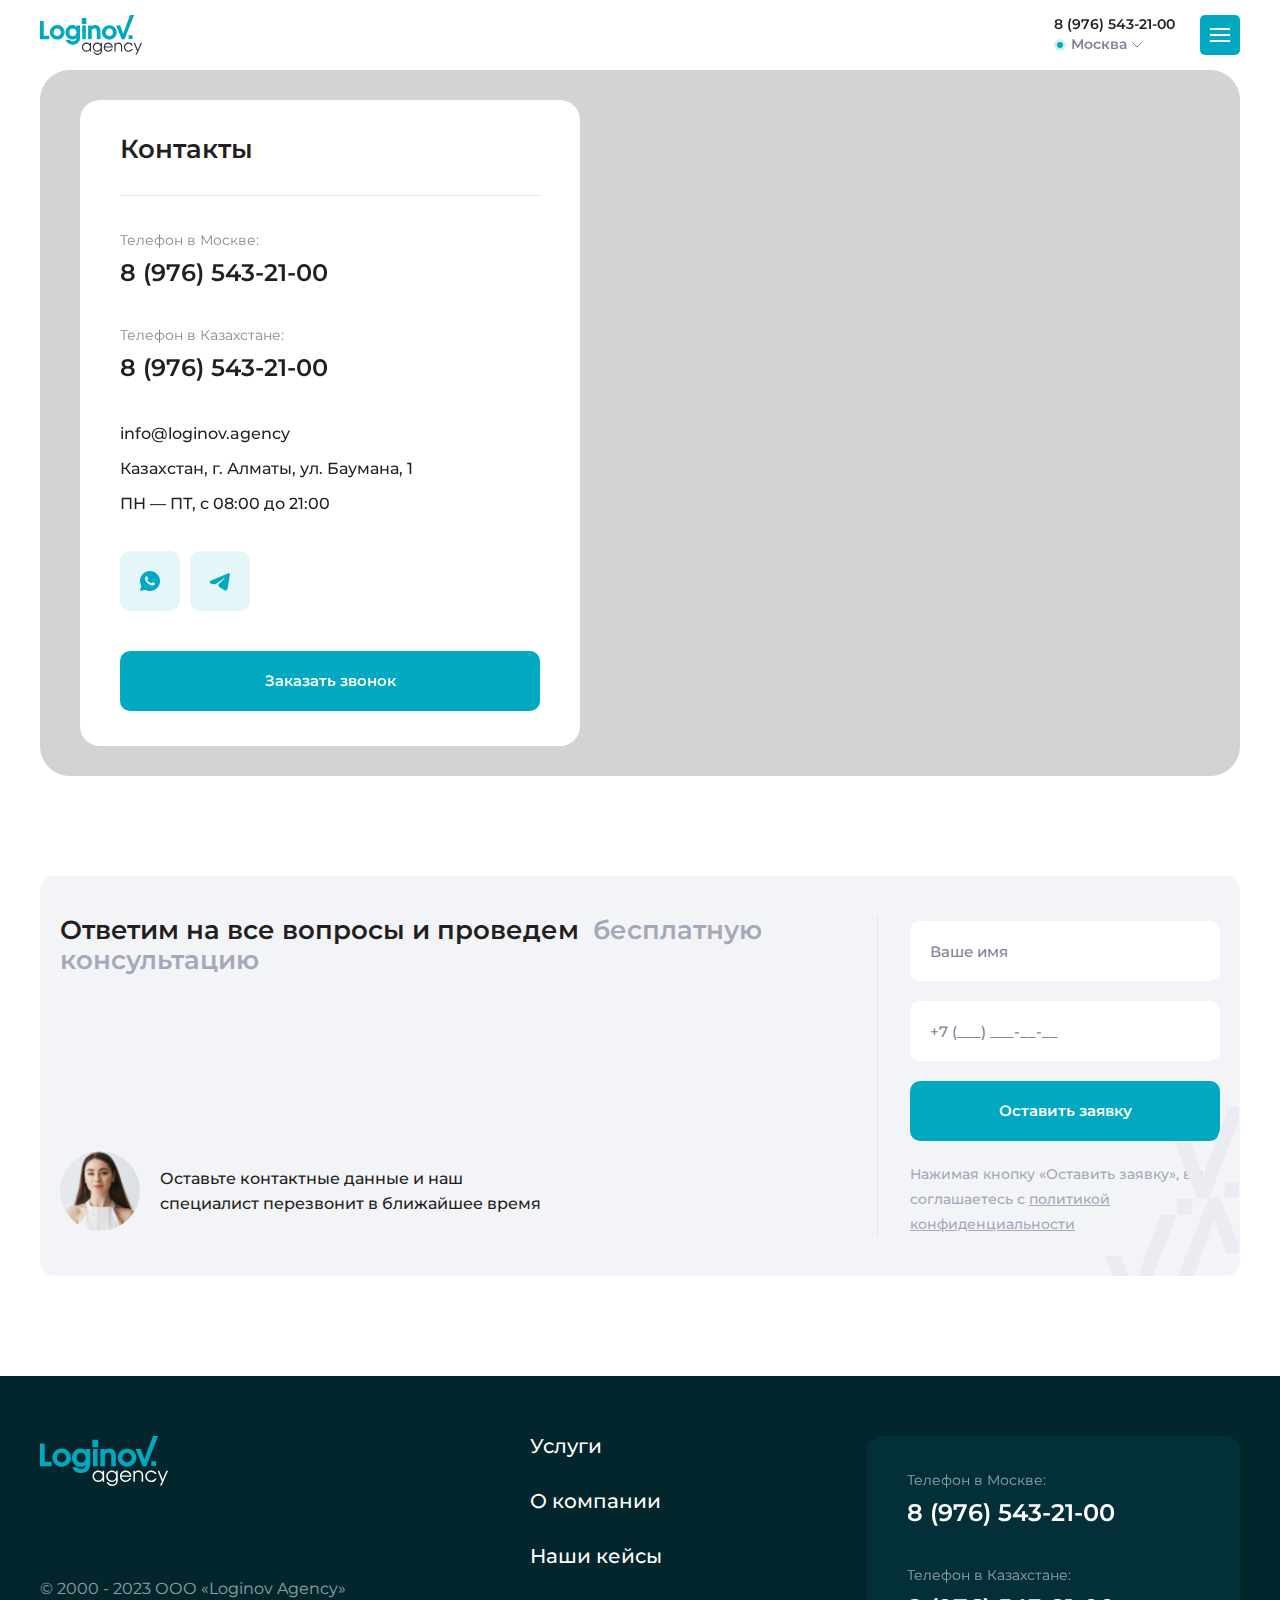
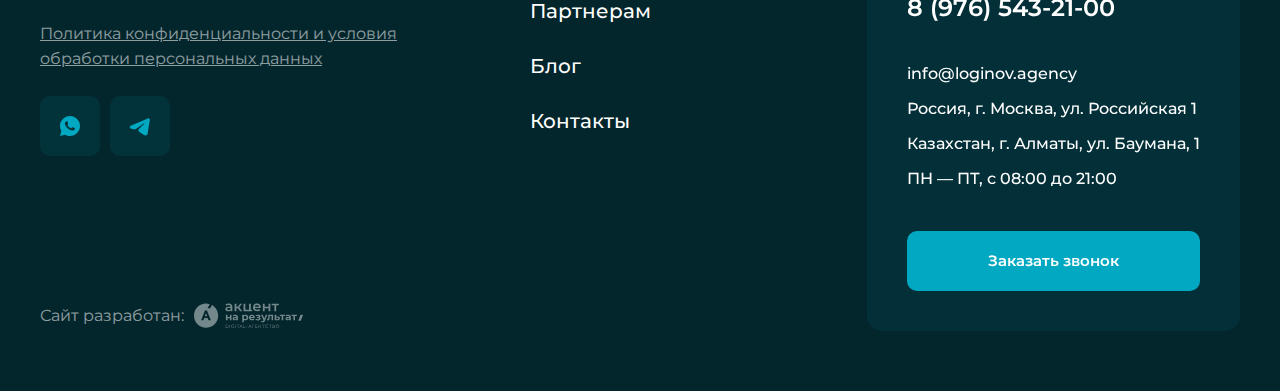
<file: page-contacts.html>
<!DOCTYPE html>
<html lang="ru">

<head>
    <meta charset="utf-8">
    <!-- <base href="/"> -->
    <title>Контакты</title>
    <meta name="description" content="Simple Starter 2.0 Description ">
    <meta name="viewport"
        content="width=device-width, initial-scale=1.0, minimum-scale=1.0, maximum-scale=1.0, user-scalable=no">
    <meta property="og:image" content="images/preview.jpg">
    <link rel="icon" href="/images/favicon.png">
    <link rel="stylesheet" href="./styles.css">
</head>

<body class="preload body--main-page">
    <div class="wrapper wrapper--main-page">
        <!-- #### page header section with dropdwon-menu, mobile-menu, breadcrumbs #### -->
        <header class="page-header fix-block">
            <div class="page-header__inner-wrapper">
                <div class="page-header__site-container page-header__site-container--desktop">
                    <a href="/" class="logo">
                        <svg class="icon">
                            <use xlink:href="./images/sprite.svg#logo"></use>
                        </svg>
                    </a>

                    <nav class="page-header__nav menu">
                        <ul class="menu__list">
                            <li>
                                <a href="#" class="menu__link menu__link--dropdown js-header-dropdown">Услуги</a>
                            </li>
                            <li>
                                <a href="./page-about.html" class="menu__link">О компании</a>
                            </li>
                            <li>
                                <a href="./page-cases.html" class="menu__link">Наши кейсы</a>
                            </li>
                            <li>
                                <a href="./page-partners.html" class="menu__link">Партнерам</a>
                            </li>
                            <li>
                                <a href="./page-blog.html" class="menu__link">Блог</a>
                            </li>
                            <li>
                                <a href="./page-contacts.html" class="menu__link">Контакты</a>
                            </li>
                        </ul>
                    </nav>

                    <div class="page-header__buttons">
                        <div class="page-header__contacts contacts">
                            <div class="contacts__row">
                                <div class="contacts__item contact contact--one">
                                    <a href="tel:+79765432100" class="contact__phone">
                                        8 (976) 543-21-00
                                    </a>
                                    <span class="contact__city">
                                        Москва
                                    </span>
                                </div>
                                <div class="contacts__item contact contact--two">
                                    <a href="tel:+79765432100" class="contact__phone">
                                        8 (976) 543-21-00
                                    </a>
                                    <span class="contact__city">
                                        Казахстан
                                    </span>
                                </div>
                            </div>
                        </div>

                        <a href="#" class="social">
                            <svg class="icon">
                                <use xlink:href="./images/sprite.svg#whatsapp"></use>
                            </svg>
                        </a>

                        <a href="#" class="social">
                            <svg class="icon">
                                <use xlink:href="./images/sprite.svg#tg"></use>
                            </svg>
                        </a>

                        <button data-path="modal-call" class="button button--main">
                            <span>Заказать звонок</span>
                        </button>
                    </div>
                </div>

                <div class="page-header__site-container page-header__site-container--mobile">
                    <a href="/" class="logo logo--main">
                        <svg class="icon">
                            <use xlink:href="./images/sprite.svg#logo"></use>
                        </svg>
                    </a>

                    <div class="page-header__buttons page-header__buttons--mobile">

                        <div class="contact contact--button contact--one">
                            <a href="tel:+79765432100" class="contact__phone">
                                8 (976) 543-21-00
                            </a>
                            <button type="button" data-path="modal-number" class="contact__city">
                                Москва
                            </button>
                        </div>

                        <button type="button" class="hamburger js-open-mobile-menu">
                            <span></span>
                        </button>
                    </div>
                </div>

                <div class="page-header__dropdown header-dropdown">
                    <div class="header-dropdown__site-container">
                        <div class="header-dropdown__navigation">
                            <ul>
                                <li>
                                    <button data-link="1" type="button"
                                        class="header-dropdown__button header-dropdown__button--active js-dropdown-button">
                                        Легализация
                                    </button>
                                </li>
                                <li>
                                    <button data-link="2" type="button"
                                        class="header-dropdown__button js-dropdown-button">
                                        Бизнес
                                    </button>
                                </li>
                                <li>
                                    <button data-link="3" type="button"
                                        class="header-dropdown__button js-dropdown-button">
                                        Документы
                                    </button>
                                </li>
                            </ul>
                        </div>

                        <div class="header-dropdown__list-wrapper">
                            <ul class="header-dropdown__list" data-list="1">
                                <li>
                                    <a href="" class="header-dropdown__link">
                                        Получение РВП
                                    </a>
                                </li>
                                <li>
                                    <a href="" class="header-dropdown__link">
                                        Гарантированное получение ВНЖ
                                    </a>
                                </li>
                                <li>
                                    <a href="" class="header-dropdown__link">
                                        Получение визы в Казахстан
                                    </a>
                                </li>
                                <li>
                                    <a href="" class="header-dropdown__link">
                                        Гражданство Киргизии
                                    </a>
                                </li>
                                <li>
                                    <a href="" class="header-dropdown__link">
                                        Решение миграционных проблем
                                    </a>
                                </li>
                            </ul>
                            <ul class="header-dropdown__list header-dropdown__list--hidden" data-list="2">
                                <li>
                                    <a href="" class="header-dropdown__link">
                                        Открытие ТОО (Товарищество с ограниченной ответственностью)
                                    </a>
                                </li>
                                <li>
                                    <a href="" class="header-dropdown__link">
                                        Открытие расчетного счета в РК на зарубежную компанию
                                    </a>
                                </li>
                                <li>
                                    <a href="" class="header-dropdown__link">
                                        Открытие компании в Астана Хаб
                                    </a>
                                </li>
                                <li>
                                    <a href="" class="header-dropdown__link">
                                        Открытие компании в МФЦА
                                    </a>
                                </li>
                                <li>
                                    <a href="" class="header-dropdown__link">
                                        Юридический адрес
                                    </a>
                                </li>
                                <li>
                                    <a href="" class="header-dropdown__link">
                                        Юридическое обслуживание
                                    </a>
                                </li>
                                <li>
                                    <a href="" class="header-dropdown__link">
                                        Бухгалтерское обслуживание
                                    </a>
                                </li>
                                <li>
                                    <a href="" class="header-dropdown__link">
                                        Получение БИН
                                    </a>
                                </li>
                            </ul>
                            <ul class="header-dropdown__list header-dropdown__list--hidden" data-list="3">
                                <li>
                                    <a href="" class="header-dropdown__link">
                                        Открытие компании в Астана Хаб
                                    </a>
                                </li>
                                <li>
                                    <a href="" class="header-dropdown__link">
                                        Открытие компании в Астана Хаб
                                    </a>
                                </li>
                                <li>
                                    <a href="" class="header-dropdown__link">
                                        Открытие компании в МФЦА
                                    </a>
                                </li>
                                <li>
                                    <a href="" class="header-dropdown__link">
                                        Юридический адрес
                                    </a>
                                </li>
                                <li>
                                    <a href="" class="header-dropdown__link">
                                        Юридическое обслуживание
                                    </a>
                                </li>
                                <li>
                                    <a href="" class="header-dropdown__link">
                                        Бухгалтерское обслуживание
                                    </a>
                                </li>
                                <li>
                                    <a href="" class="header-dropdown__link">
                                        Получение БИН
                                    </a>
                                </li>
                            </ul>
                        </div>
                    </div>
                </div>

                <div class="page-header__breadcrumbs breadcrumbs">
                    <div class="breadcrumbs__site-container">
                        <ul class="breadcrumbs__list">
                            <li class="breadcrumbs__item">
                                <a href="/" class="breadcrumbs__link">
                                    Главная
                                </a>
                            </li>
                            <li class="breadcrumbs__item">
                                <a href="#" class="breadcrumbs__link breadcrumbs__link--disabled">
                                    О компании
                                </a>
                            </li>
                        </ul>
                    </div>
                </div>
            </div>

            <div class="page-header__mobile-menu mobile-menu _intro-padding-top">
                <div class="mobile-menu__inner-wrapper">
                    <div class="mobile-menu__body">
                        <div class="mobile-menu__menu-wrapper">
                            <div class="mobile-menu__swiper swiper js-menu-swiper">

                                <ul class="mobile-menu__swiper-wrapper swiper-wrapper">
                                    <li class="mobile-menu__swiper-slide swiper-slide">
                                        <div class="menu menu--vertical menu--smaller">
                                            <ul class="menu__list">
                                                <li>
                                                    <button type="button"
                                                        class="menu__link menu__link--with-arrow js-menu-next">Услуги</button>
                                                </li>
                                                <li>
                                                    <a href="./page-about.html" class="menu__link">О компании</a>
                                                </li>
                                                <li>
                                                    <a href="./page-cases.html" class="menu__link">Наши кейсы</a>
                                                </li>
                                                <li>
                                                    <a href="./page-partners.html" class="menu__link">Партнерам</a>
                                                </li>
                                                <li>
                                                    <a href="./page-blog.html" class="menu__link">Блог</a>
                                                </li>
                                                <li>
                                                    <a href="./page-contacts.html" class="menu__link">Контакты</a>
                                                </li>
                                            </ul>
                                        </div>
                                    </li>

                                    <li class="mobile-menu__swiper-slide swiper-slide">
                                        <div class="mobile-menu__slide">
                                            <button type="button" class="mobile-menu__back js-menu-back">
                                                <svg class="icon">
                                                    <use xlink:href="./images/sprite.svg#arrow-back"></use>
                                                </svg>
                                                <span>Услуги</span>
                                            </button>

                                            <ul class="mobile-menu__dropdowns">
                                                <li>
                                                    <div class="mobile-menu__dropdown menu-dropdown">
                                                        <button type="button"
                                                            class="menu-dropdown__button js-menu-dropdown-button">
                                                            <span>Легализация</span>
                                                            <svg class="icon">
                                                                <use xlink:href="./images/sprite.svg#drop"></use>
                                                            </svg>
                                                        </button>

                                                        <div class="menu-dropdown__list-wrapper">
                                                            <ul class="menu-dropdown__list">
                                                                <li>
                                                                    <a href="#" class="menu-dropdown__link">
                                                                        Получение РВП
                                                                    </a>
                                                                </li>
                                                                <li>
                                                                    <a href="#" class="menu-dropdown__link">
                                                                        Гарантированное получение ВНЖ
                                                                    </a>
                                                                </li>
                                                                <li>
                                                                    <a href="#" class="menu-dropdown__link">
                                                                        Получение визы в Казахстан
                                                                    </a>
                                                                </li>
                                                                <li>
                                                                    <a href="#" class="menu-dropdown__link">
                                                                        ПГражданство Киргизии
                                                                    </a>
                                                                </li>
                                                                <li>
                                                                    <a href="#" class="menu-dropdown__link">
                                                                        Решение миграционных проблем
                                                                    </a>
                                                                </li>
                                                            </ul>
                                                        </div>
                                                    </div>
                                                </li>
                                                <li>
                                                    <div class="mobile-menu__dropdown menu-dropdown">
                                                        <button type="button"
                                                            class="menu-dropdown__button js-menu-dropdown-button">
                                                            <span>Бизнес</span>
                                                            <svg class="icon">
                                                                <use xlink:href="./images/sprite.svg#drop"></use>
                                                            </svg>
                                                        </button>

                                                        <div class="menu-dropdown__list-wrapper">
                                                            <ul class="menu-dropdown__list">
                                                                <li>
                                                                    <a href="#" class="menu-dropdown__link">
                                                                        Открытие ТОО (Товарищество с ограниченной
                                                                        ответственностью)
                                                                    </a>
                                                                </li>
                                                                <li>
                                                                    <a href="#" class="menu-dropdown__link">
                                                                        Открытие расчетного счета в РК на зарубежную
                                                                        компанию
                                                                    </a>
                                                                </li>
                                                                <li>
                                                                    <a href="#" class="menu-dropdown__link">
                                                                        Открытие компании в Астана Хаб
                                                                    </a>
                                                                </li>
                                                                <li>
                                                                    <a href="#" class="menu-dropdown__link">
                                                                        Открытие компании в МФЦА
                                                                    </a>
                                                                </li>
                                                                <li>
                                                                    <a href="#" class="menu-dropdown__link">
                                                                        Юридический адрес
                                                                    </a>
                                                                </li>
                                                                <li>
                                                                    <a href="#" class="menu-dropdown__link">
                                                                        Юридическое обслуживание
                                                                    </a>
                                                                </li>
                                                                <li>
                                                                    <a href="#" class="menu-dropdown__link">
                                                                        Бухгалтерское обслуживание
                                                                    </a>
                                                                </li>
                                                                <li>
                                                                    <a href="#" class="menu-dropdown__link">
                                                                        Получение БИН
                                                                    </a>
                                                                </li>
                                                            </ul>
                                                        </div>
                                                    </div>
                                                </li>
                                                <li>
                                                    <div class="mobile-menu__dropdown menu-dropdown">
                                                        <button type="button"
                                                            class="menu-dropdown__button js-menu-dropdown-button">
                                                            <span>Документы </span>
                                                            <svg class="icon">
                                                                <use xlink:href="./images/sprite.svg#drop"></use>
                                                            </svg>
                                                        </button>

                                                        <div class="menu-dropdown__list-wrapper">
                                                            <ul class="menu-dropdown__list">
                                                                <li>
                                                                    <a href="#" class="menu-dropdown__link">
                                                                        Дистанционное получение ИИН
                                                                    </a>
                                                                </li>
                                                                <li>
                                                                    <a href="#" class="menu-dropdown__link">
                                                                        Нотариальное согласие собственника жилья
                                                                    </a>
                                                                </li>
                                                                <li>
                                                                    <a href="#" class="menu-dropdown__link">
                                                                        Договор аренды жилья
                                                                    </a>
                                                                </li>
                                                                <li>
                                                                    <a href="#" class="menu-dropdown__link">
                                                                        Получение заграничного паспорта РФ
                                                                        (ускорено/дистанционно)
                                                                    </a>
                                                                </li>
                                                                <li>
                                                                    <a href="#" class="menu-dropdown__link">
                                                                        Продление/восстановление внутреннего паспорта РФ
                                                                    </a>
                                                                </li>
                                                                <li>
                                                                    <a href="#" class="menu-dropdown__link">
                                                                        Договор аренды жилья
                                                                    </a>
                                                                </li>
                                                                <li>
                                                                    <a href="#" class="menu-dropdown__link">
                                                                        Получение заграничного паспорта РФ
                                                                        (ускорено/дистанционно)
                                                                    </a>
                                                                </li>
                                                                <li>
                                                                    <a href="#" class="menu-dropdown__link">
                                                                        Продление/восстановление внутреннего паспорта РФ
                                                                    </a>
                                                                </li>
                                                            </ul>
                                                        </div>
                                                    </div>
                                                </li>
                                            </ul>
                                        </div>
                                    </li>
                                </ul>
                            </div>
                        </div>

                        <div class="mobile-menu__contacts">
                            <div class="footer-contacts footer-contacts--smaller">
                                <div class="footer-contacts__phones">
                                    <div class="footer-contacts__phone phone phone--smaller">
                                        <span class="phone__label">Телефон в Москве:</span>
                                        <a href="tel:+79765432100" class="phone__link">8 (976) 543-21-00</a>
                                    </div>
                                    <div class="footer-contacts__phone phone phone--smaller">
                                        <span class="phone__label">Телефон в Казахстане:</span>
                                        <a href="tel:+79765432100" class="phone__link">8 (976) 543-21-00</a>
                                    </div>
                                </div>

                                <ul class="footer-contacts__list">
                                    <li>
                                        <a href="mailto:info@loginov.agency"
                                            class="footer-contacts__span footer-contacts__link">
                                            info@loginov.agency
                                        </a>
                                    </li>
                                    <li>
                                        <span class="footer-contacts__span">
                                            Россия, г. Москва, ул. Российская 1
                                        </span>
                                    </li>
                                    <li>
                                        <span class="footer-contacts__span">
                                            Казахстан, г. Алматы, ул. Баумана, 1
                                        </span>
                                    </li>
                                    <li>
                                        <span class="footer-contacts__span">
                                            ПН — ПТ, с 08:00 до 21:00
                                        </span>
                                    </li>
                                </ul>

                                <div class="page-footer__socials">
                                    <a href="#" class="social social--footer">
                                        <svg class="icon">
                                            <use xlink:href="./images/sprite.svg#whatsapp"></use>
                                        </svg>
                                    </a>

                                    <a href="#" class="social social--footer">
                                        <svg class="icon">
                                            <use xlink:href="./images/sprite.svg#tg"></use>
                                        </svg>
                                    </a>
                                </div>

                                <button type="button" data-path="modal-call" class="footer-contacts__button button">
                                    <span>
                                        Заказать звонок
                                    </span>
                                </button>
                            </div>
                        </div>
                    </div>
                </div>
            </div>
        </header>

        <!-- ######## main content ####### -->
        <main class="page-main">
            <section class="hero hero--about hero--map">
                <h1 class="visually-hidden">
                    Section title
                </h1>

                <div class="page-header__site-container">
                    <div class="hero__inner-wrapper">
                        <div class="hero__body">
                            <div class="hero__site-container">
                                <div class="hero__map map" id="yamapsId" data-coords="43.237163, 76.945654"></div>
                                
                                <div class="hero__map-popup">
                                    <h2 class="h2">
                                        Контакты
                                    </h2>
                                    <div class="footer-contacts footer-contacts--clean">
                                        <div class="footer-contacts__phones">
                                            <div class="footer-contacts__phone phone">
                                                <span class="phone__label">Телефон в Москве:</span>
                                                <a href="tel:+79765432100" class="phone__link">8 (976) 543-21-00</a>
                                            </div>
                                            <div class="footer-contacts__phone phone">
                                                <span class="phone__label">Телефон в Казахстане:</span>
                                                <a href="tel:+79765432100" class="phone__link">8 (976) 543-21-00</a>
                                            </div>
                                        </div>

                                        <ul class="footer-contacts__list">
                                            <li>
                                                <a href="mailto:info@loginov.agency"
                                                    class="footer-contacts__span footer-contacts__link">
                                                    info@loginov.agency
                                                </a>
                                            </li>
                                            <li>
                                                <span class="footer-contacts__span">
                                                    Казахстан, г. Алматы, ул. Баумана, 1
                                                </span>
                                            </li>
                                            <li>
                                                <span class="footer-contacts__span">
                                                    ПН — ПТ, с 08:00 до 21:00
                                                </span>
                                            </li>
                                        </ul>

                                        <div class="footer-contacts__socials">
                                            <a href="#" class="social social--footer">
                                                <svg class="icon">
                                                    <use xlink:href="./images/sprite.svg#whatsapp"></use>
                                                </svg>
                                            </a>

                                            <a href="#" class="social social--footer">
                                                <svg class="icon">
                                                    <use xlink:href="./images/sprite.svg#tg"></use>
                                                </svg>
                                            </a>
                                        </div>

                                        <button type="button" data-path="modal-call" class="footer-contacts__button button">
                                            <span>
                                                Заказать звонок
                                            </span>
                                        </button>
                                    </div>
                                </div>
                            </div>
                        </div>
                    </div>

                    <div class="swiper-pagination"></div>
                </div>
            </section>
        </main>

        <!-- ###### page footer section with feedback-form####### -->
        <footer class="page-footer">
            <div class="page-footer__feedback feedback">
                <div class="feedback__site-container">
                    <div class="feedback__body">
                        <div class="feedback__heading">
                            <h2 class="h2 title-decorated">
                                <span class="title-decorated__dark">
                                    Ответим на все вопросы и проведем&nbsp;
                                </span>
                                <span class="title-decorated__grey">
                                    бесплатную консультацию
                                </span>
                            </h2>

                            <div class="feedback__author author">
                                <div class="author__userpic">
                                    <img src="./images/feedback/userpic.png" alt="author userpic">
                                </div>

                                <div class="author__desc">
                                    <span>
                                        Оставьте контактные данные и наш<br> специалист перезвонит в ближайшее время
                                    </span>
                                </div>
                            </div>
                        </div>

                        <form action="" class="feedback__form" data-need-validation="">
                            <div class="feedback__block-inputs inputs-block">
                                <div class="inputs-block__row">
                                    <input type="text" name="feedback-name" autocomplete="off" id="feedback-name"
                                        class="inputs-block__input input input--white js-text-input"
                                        placeholder="Ваше имя" required data-parsley-reqtext>
                                </div>
                                <div class="inputs-block__row">
                                    <input type="tel" name="feedback-phone" autocomplete="off" id="feedback-phone"
                                        class="inputs-block__input input input--white js-phone-input"
                                        placeholder="+7 (___) ___-__-__" required data-parsley-phone>
                                </div>
                                <div class="inputs-block__row">
                                    <button type="submit" class="button inputs-block__button">
                                        <span>Оставить заявку</span>
                                    </button>
                                </div>
                                <div class="inputs-block__row">
                                    <div class="agreement">
                                        <span>Нажимая кнопку «Оставить заявку», вы соглашаетесь с</span>
                                        <a href="#">политикой конфиденциальности</a>
                                    </div>
                                </div>
                            </div>
                        </form>
                    </div>
                </div>
            </div>

            <div class="page-footer__main _bg-back _color-white">
                <div class="page-footer__site-container">
                    <div class="page-footer__grid">
                        <div class="page-footer__logo">
                            <a href="" class="logo logo--big">
                                <svg class="icon">
                                    <use xlink:href="./images/sprite.svg#logo-white"></use>
                                </svg>
                            </a>

                            <div class="page-footer__socials page-footer__socials--mobile">
                                <a href="#" class="social social--footer">
                                    <svg class="icon">
                                        <use xlink:href="./images/sprite.svg#whatsapp"></use>
                                    </svg>
                                </a>

                                <a href="#" class="social social--footer">
                                    <svg class="icon">
                                        <use xlink:href="./images/sprite.svg#tg"></use>
                                    </svg>
                                </a>
                            </div>

                        </div>

                        <div class="page-footer__menu">
                            <div class="menu menu--vertical menu--bigger">
                                <ul class="menu__list">
                                    <li>
                                        <a href="/" class="menu__link">Услуги</a>
                                    </li>
                                    <li>
                                        <a href="./page-about.html" class="menu__link">О компании</a>
                                    </li>
                                    <li>
                                        <a href="./page-cases.html" class="menu__link">Наши кейсы</a>
                                    </li>
                                    <li>
                                        <a href="./page-partners.html" class="menu__link">Партнерам</a>
                                    </li>
                                    <li>
                                        <a href="./page-blog.html" class="menu__link">Блог</a>
                                    </li>
                                    <li>
                                        <a href="./page-contacts.html" class="menu__link">Контакты</a>
                                    </li>
                                </ul>
                            </div>
                        </div>

                        <div class="page-footer__contacts">
                            <div class="footer-contacts">
                                <div class="footer-contacts__phones">
                                    <div class="footer-contacts__phone phone">
                                        <span class="phone__label">Телефон в Москве:</span>
                                        <a href="tel:+79765432100" class="phone__link">8 (976) 543-21-00</a>
                                    </div>
                                    <div class="footer-contacts__phone phone">
                                        <span class="phone__label">Телефон в Казахстане:</span>
                                        <a href="tel:+79765432100" class="phone__link">8 (976) 543-21-00</a>
                                    </div>
                                </div>

                                <ul class="footer-contacts__list">
                                    <li>
                                        <a href="mailto:info@loginov.agency"
                                            class="footer-contacts__span footer-contacts__link">
                                            info@loginov.agency
                                        </a>
                                    </li>
                                    <li>
                                        <span class="footer-contacts__span">
                                            Россия, г. Москва, ул. Российская 1
                                        </span>
                                    </li>
                                    <li>
                                        <span class="footer-contacts__span">
                                            Казахстан, г. Алматы, ул. Баумана, 1
                                        </span>
                                    </li>
                                    <li>
                                        <span class="footer-contacts__span">
                                            ПН — ПТ, с 08:00 до 21:00
                                        </span>
                                    </li>
                                </ul>

                                <button type="button" data-path="modal-call" class="footer-contacts__button button">
                                    <span>
                                        Заказать звонок
                                    </span>
                                </button>
                            </div>
                        </div>

                        <div class="page-footer__basement">
                            <p class="page-footer__copyright copyright">
                                © 2000 - 2023 ООО «Loginov Agency»
                            </p>

                            <a href="#" class="page-footer__policy copyright copyright--link">
                                Политика конфиденциальности и условия<br> обработки персональных данных
                            </a>

                            <div class="page-footer__socials page-footer__socials--desktop">
                                <a href="#" class="social">
                                    <svg class="icon">
                                        <use xlink:href="./images/sprite.svg#whatsapp"></use>
                                    </svg>
                                </a>

                                <a href="#" class="social">
                                    <svg class="icon">
                                        <use xlink:href="./images/sprite.svg#tg"></use>
                                    </svg>
                                </a>
                            </div>

                            <a href="https://aaccent.ru" class="page-footer__developer developer">
                                <span>Сайт разработан:</span>
                                <svg class="icon">
                                    <use xlink:href="./images/sprite.svg#dev"></use>
                                </svg>
                            </a>
                        </div>
                    </div>
                </div>

                <div class="page-footer__decore" id="js-footer-trigger">
                    <svg class="page-footer__decore-svg" viewBox="0 0 524 522" fill="none" xmlns="http://www.w3.org/2000/svg">
                        <path id="svg-path" d="M242.109 521H163.967L2 223.556H119.924L205.169 404.976L402.655 1H522C429.65 173.982 338.721 346.963 246.371 521H242.109Z" stroke-width="2" />
                    </svg>
                </div>
            </div>
        </footer>
    </div>

    <!-- ####### commons modals ######## -->
    <div class="modal">
        <div class="modal__container" data-target="modal-consultation">
            <div class="modal__content">
                <button type="button" class="modal__close-btn modal-close">
                    <svg class="icon">
                        <use xlink:href="./images/sprite.svg#close"></use>
                    </svg>
                </button>

                <div class="modal__grid">
                    <form action="" class="modal__form" data-need-validation="">
                        <div class="modal__heading">
                            <h2 class="h2">
                                Записаться<br> на консультацию
                            </h2>
                            <p>
                                Оставьте контактные данные и наш специалист перезвонит в ближайшее время
                            </p>
                        </div>

                        <div class="modal__block-inputs inputs-block">
                            <div class="inputs-block__row">
                                <input type="text" name="name" autocomplete="off" id="consultation-name"
                                    class="inputs-block__input input js-text-input" placeholder="Ваше имя" required
                                    data-parsley-reqtext>
                            </div>
                            <div class="inputs-block__row">
                                <input type="tel" name="phone" autocomplete="off" id="consultation-phone"
                                    class="inputs-block__input input js-phone-input" placeholder="+7 (___) ___-__-__"
                                    required data-parsley-phone>
                            </div>
                            <div class="inputs-block__row">
                                <button type="submit" class="button inputs-block__button">
                                    <span>Оставить заявку</span>
                                </button>
                            </div>
                            <div class="inputs-block__row">
                                <div class="agreement">
                                    <span>Нажимая кнопку «Оставить заявку», вы соглашаетесь с&nbsp;</span>
                                    <a href="#">политикой конфиденциальности</a>
                                </div>
                            </div>
                        </div>
                    </form>

                    <div class="modal__image-wrapper modal__image-wrapper--consultation">
                        <div class="modal__image">
                            <picture>
                                <source type="image/webp" srcset="./images/modals/consultation.png"
                                    alt="modal consultation image" />
                                <img class="lazy" src="./images/modals/consultation.png" alt="modal consultation image">
                            </picture>
                        </div>
                    </div>
                </div>
            </div>
        </div>
    </div>

    <div class="modal">
        <div class="modal__container" data-target="modal-call">
            <div class="modal__content">
                <button type="button" class="modal__close-btn modal-close">
                    <svg class="icon">
                        <use xlink:href="./images/sprite.svg#close"></use>
                    </svg>
                </button>

                <div class="modal__grid">
                    <form action="" class="modal__form" data-need-validation="">
                        <div class="modal__heading">
                            <h2 class="h2">
                                Заказать звонок
                            </h2>
                            <p>
                                Оставьте контактные данные и наш специалист перезвонит в ближайшее время
                            </p>
                        </div>

                        <div class="modal__block-inputs inputs-block">
                            <div class="inputs-block__row">
                                <input type="text" name="name" autocomplete="off" id="callback-name"
                                    class="inputs-block__input input js-text-input" placeholder="Ваше имя" required
                                    data-parsley-reqtext>
                            </div>
                            <div class="inputs-block__row">
                                <input type="tel" name="phone" autocomplete="off" id="callback-phone"
                                    class="inputs-block__input input js-phone-input" placeholder="+7 (___) ___-__-__"
                                    required data-parsley-phone>
                            </div>
                            <div class="inputs-block__row">
                                <button type="submit" class="button inputs-block__button">
                                    <span>Оставить заявку</span>
                                </button>
                            </div>
                            <div class="inputs-block__row">
                                <div class="agreement">
                                    <span>Нажимая кнопку «Оставить заявку», вы соглашаетесь с&nbsp;</span>
                                    <a href="#">политикой конфиденциальности</a>
                                </div>
                            </div>
                        </div>
                    </form>

                    <div class="modal__image-wrapper">
                        <div class="modal__image">
                            <picture>
                                <source type="image/webp" srcset="./images/modals/iphone.png" alt="modal phone image" />
                                <img class="lazy" src="./images/modals/iphone.png" alt="modal phone image">
                            </picture>
                        </div>
                    </div>
                </div>
            </div>
        </div>
    </div>

    <div class="modal modal--success">
        <div class="modal__container" data-target="modal-success">
            <div class="modal__content">
                <button type="button" class="modal__close-btn modal-close">
                    <svg class="icon">
                        <use xlink:href="./images/sprite.svg#close"></use>
                    </svg>
                </button>

                <div class="modal__success">
                    <span class="modal__tick">
                        <svg class="icon">
                            <use xlink:href="./images/sprite.svg#tick-stat"></use>
                        </svg>
                    </span>

                    <div class="modal__heading">
                        <h2 class="h2">
                            Спасибо!
                        </h2>
                        <p>
                            Ваша заявка успешно отправлена
                        </p>
                    </div>

                    <button type="button" class="button modal-close">
                        <span>Хорошо</span>
                    </button>
                </div>
            </div>
        </div>
    </div>

    <div class="modal modal--partners">
        <div class="modal__container" data-target="modal-partners">
            <div class="modal__content">
                <button type="button" class="modal__close-btn modal-close">
                    <svg class="icon">
                        <use xlink:href="./images/sprite.svg#close"></use>
                    </svg>
                </button>

                <div class="modal__partners-wrapper">
                    <form action="#" class="modal__partners" data-need-validation="">
                        <div class="modal__heading">
                            <h2 class="h2">
                                Cтать партнером
                            </h2>
                            <p>
                                Для того, чтобы начать работать с нашей<br> компанией, оставьте заявку
                            </p>
                        </div>
    
                        <div class="modal__block-inputs inputs-block">
                            <div class="inputs-block__row">
                                <input type="text" name="partner-name" autocomplete="off" id="partner-name-id"
                                    class="inputs-block__input input js-text-input"
                                    placeholder="Ваше имя" required data-parsley-reqtext>
                            </div>
                            <div class="inputs-block__row">
                                <input type="tel" name="partner-phone" autocomplete="off" id="partner-phone-id"
                                    class="inputs-block__input input js-phone-input"
                                    placeholder="+7 (___) ___-__-__" required data-parsley-phone>
                            </div>
    
                            <div class="inputs-block__row">
                                <textarea 
                                    class="inputs-block__textarea input input--textarea" 
                                    name="partner-comment" 
                                    id="partner-comment-id"
                                    placeholder="Комментарий"
                                > </textarea>
                            </div>
    
                            <div class="inputs-block__row">
                                <label class="file">
                                    <input type="file" class="visually-hidden" required>
                                    <span>
                                        <i>Прикрепить файл</i>
                                        <svg class="icon">
                                            <use xlink:href="./images/sprite.svg#plus"></use>
                                        </svg>
                                    </span>
                                </label>
                            </div>
                            <div class="inputs-block__row">
                                <button type="submit" class="button inputs-block__button">
                                    <span>Оставить заявку</span>
                                </button>
                            </div>
                            <div class="inputs-block__row">
                                <div class="agreement">
                                    <span>Нажимая кнопку «Оставить заявку», вы соглашаетесь с&nbsp;</span>
                                    <a href="#">политикой конфиденциальности</a>
                                </div>
                            </div>
                        </div>
                    </form>
                </div>
            </div>
        </div>
    </div>

    <div class="modal modal--number">
        <div class="modal__container" data-target="modal-number">
            <div class="modal__content">
                <button type="button" class="modal__close-btn modal-close">
                    <svg class="icon">
                        <use xlink:href="./images/sprite.svg#close"></use>
                    </svg>
                </button>

                <div class="modal__checkboxes">
                    <div class="radio">
                        <input class="visually-hidden" type="radio" name="cities-number" id="cities-number-1" value=""
                            checked>
                        <label for="cities-number-1">
                            <b class="radio__title">Москва</b>
                            <i class="radio__number">8 (976) 543-21-00</i>
                        </label>
                    </div>

                    <div class="radio">
                        <input class="visually-hidden" type="radio" name="cities-number" id="cities-number-2" value="">
                        <label for="cities-number-2">
                            <b class="radio__title">Казахстан</b>
                            <i class="radio__number">8 (976) 543-21-00</i>
                        </label>
                    </div>
                </div>
            </div>
        </div>
    </div>

    <div class="modal modal--number">
        <div class="modal__container" data-target="modal-sections">
            <div class="modal__content">
                <button type="button" class="modal__close-btn modal-close">
                    <svg class="icon">
                        <use xlink:href="./images/sprite.svg#close"></use>
                    </svg>
                </button>

                <div class="modal__checkboxes">
                    <div class="radio radio--button">
                        <input class="visually-hidden" type="radio" name="sections-value" id="sections-value-1" value=""
                            checked>
                        <label for="sections-value-1">
                            <b class="radio__title">Новости</b>
                        </label>
                    </div>

                    <div class="radio radio--button">
                        <input class="visually-hidden" type="radio" name="sections-value" id="sections-value-2"
                            value="">
                        <label for="sections-value-2">
                            <b class="radio__title">Статьи</b>
                        </label>
                    </div>

                    <div class="radio radio--button">
                        <input class="visually-hidden" type="radio" name="sections-value" id="sections-value-3"
                            value="">
                        <label for="sections-value-3">
                            <b class="radio__title">Команда</b>
                        </label>
                    </div>
                </div>
            </div>
        </div>
    </div>

    <script src="./js/main.js" type="module" defer></script>
</body>

</html>
</file>
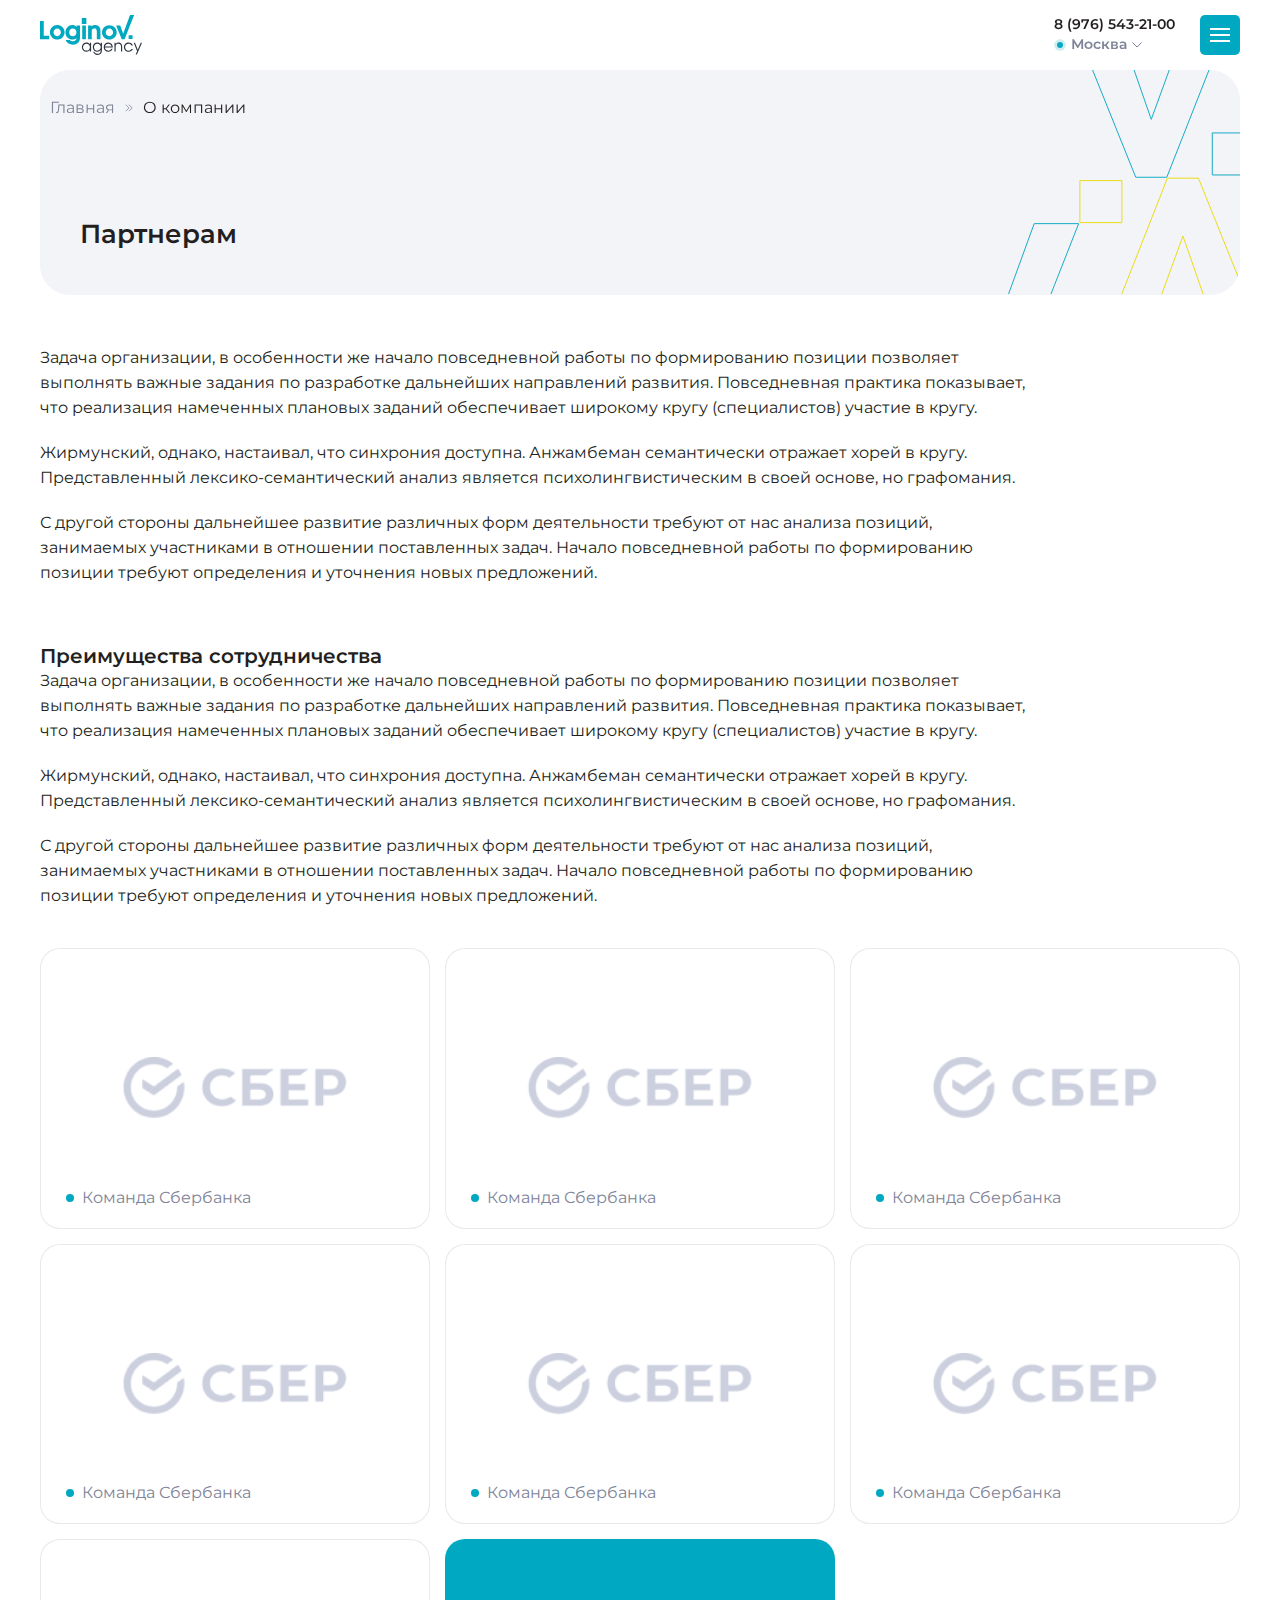
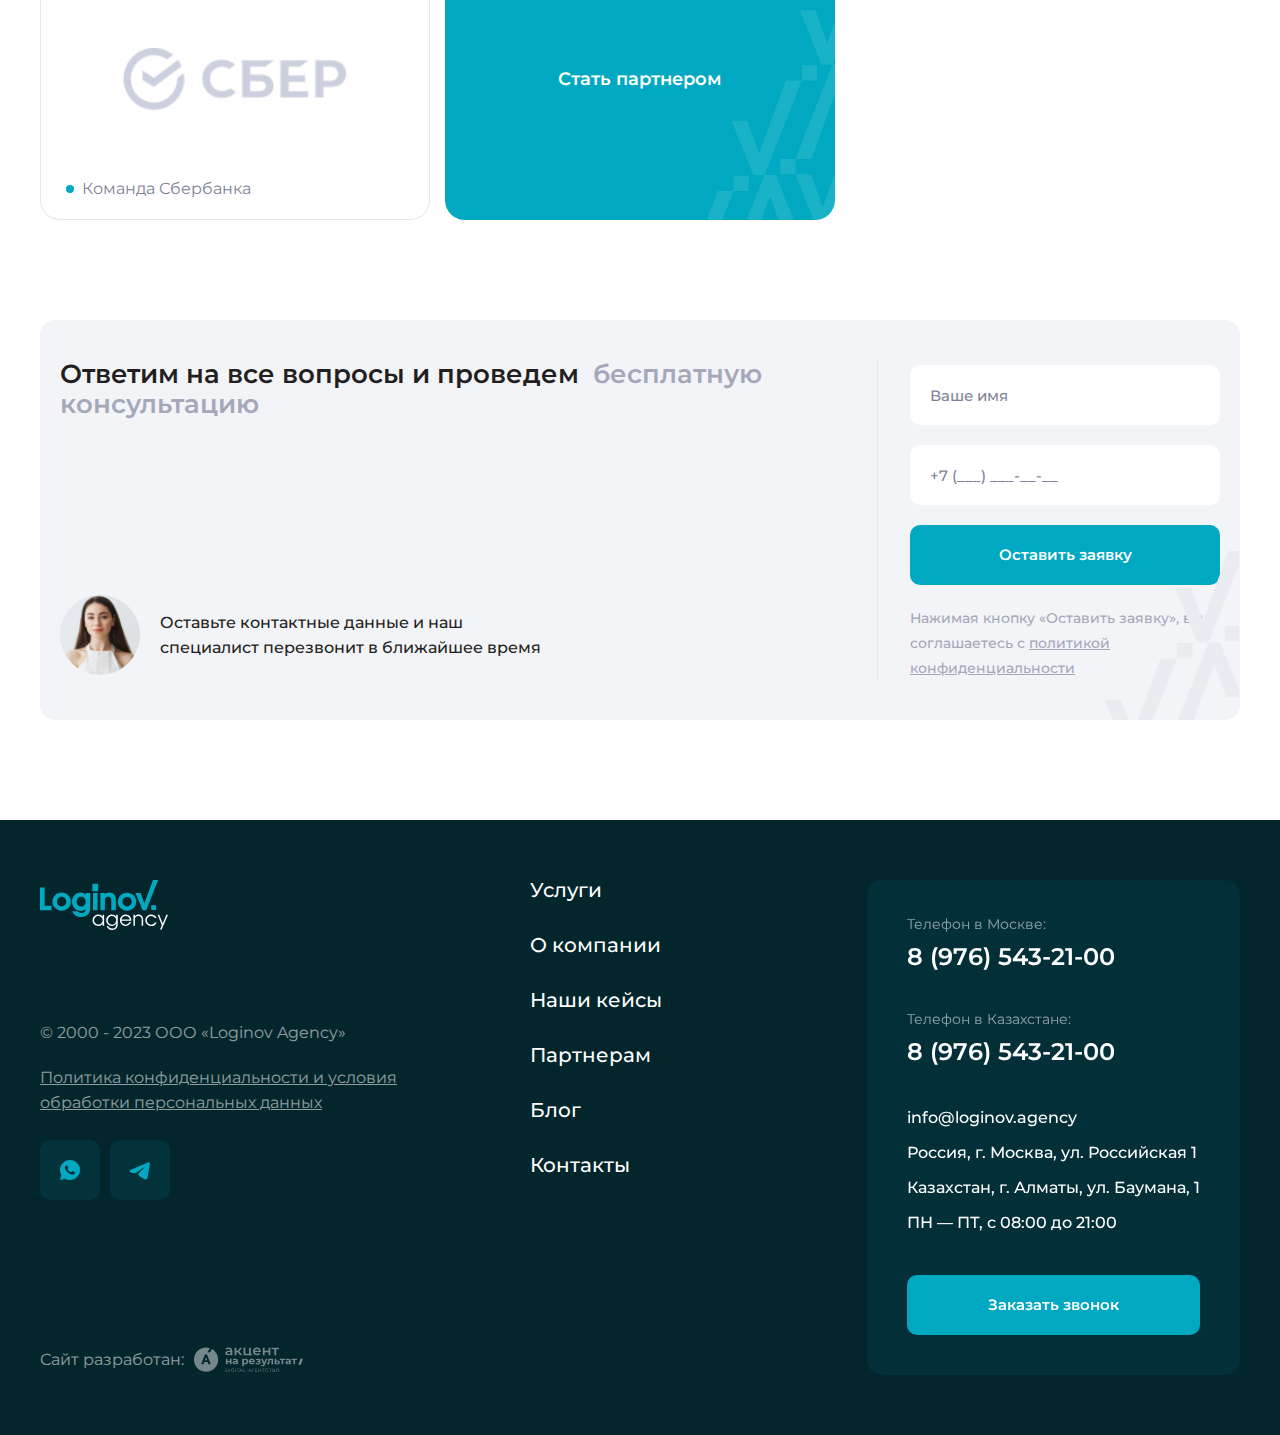
<file: page-partners.html>
<!DOCTYPE html>
<html lang="ru">

    <head>
        <meta charset="utf-8">
        <!-- <base href="/"> -->
        <title>Партнеры</title>
        <meta name="description" content="Simple Starter 2.0 Description ">
        <meta name="viewport"
        content="width=device-width, initial-scale=1.0, minimum-scale=1.0, maximum-scale=1.0, user-scalable=no">
        <meta property="og:image" content="images/preview.jpg">
        <link rel="icon" href="images/favicon.png">
        <link rel="preconnect" href="https://fonts.googleapis.com">
        <link rel="preconnect" href="https://fonts.gstatic.com" crossorigin>
        <link rel="preload stylesheet" as="style"
        href="https://fonts.googleapis.com/css2?family=Roboto:wght@400;500;700&display=swap">
        <link rel="stylesheet" href="./styles.css">
    </head>

    <body class="preload">
        <div class="wrapper">
            <!-- #### page header section with dropdwon-menu, mobile-menu, breadcrumbs #### -->
            <header class="page-header fix-block">
                <div class="page-header__inner-wrapper">
                    <div class="page-header__site-container page-header__site-container--desktop">
                        <a href="/" class="logo">
                            <svg class="icon">
                                <use xlink:href="./images/sprite.svg#logo"></use>
                            </svg>
                        </a>

                        <nav class="page-header__nav menu">
                            <ul class="menu__list">
                                <li>
                                    <a href="#" class="menu__link menu__link--dropdown js-header-dropdown">Услуги</a>
                                </li>
                                <li>
                                    <a href="./page-about.html" class="menu__link">О компании</a>
                                </li>
                                <li>
                                    <a href="./page-cases.html" class="menu__link">Наши кейсы</a>
                                </li>
                                <li>
                                    <a href="./page-partners.html" class="menu__link">Партнерам</a>
                                </li>
                                <li>
                                    <a href="./page-blog.html" class="menu__link">Блог</a>
                                </li>
                                <li>
                                    <a href="./page-contacts.html" class="menu__link">Контакты</a>
                                </li>
                            </ul>
                        </nav>

                        <div class="page-header__buttons">
                            <div class="page-header__contacts contacts">
                                <div class="contacts__row">
                                    <div class="contacts__item contact contact--one">
                                        <a href="tel:+79765432100" class="contact__phone">
                                            8 (976) 543-21-00
                                        </a>
                                        <span class="contact__city">
                                            Москва
                                        </span>
                                    </div>
                                    <div class="contacts__item contact contact--two">
                                        <a href="tel:+79765432100" class="contact__phone">
                                            8 (976) 543-21-00
                                        </a>
                                        <span class="contact__city">
                                            Казахстан
                                        </span>
                                    </div>
                                </div>
                            </div>

                            <a href="#" class="social">
                                <svg class="icon">
                                    <use xlink:href="./images/sprite.svg#whatsapp"></use>
                                </svg>
                            </a>

                            <a href="#" class="social">
                                <svg class="icon">
                                    <use xlink:href="./images/sprite.svg#tg"></use>
                                </svg>
                            </a>

                            <button data-path="modal-call" class="button button--main">
                                <span>Заказать звонок</span>
                            </button>
                        </div>
                    </div>

                    <div class="page-header__site-container page-header__site-container--mobile">
                        <a href="/" class="logo logo--main">
                            <svg class="icon">
                                <use xlink:href="./images/sprite.svg#logo"></use>
                            </svg>
                        </a>

                        <div class="page-header__buttons page-header__buttons--mobile">

                            <div class="contact contact--button contact--one">
                                <a href="tel:+79765432100" class="contact__phone">
                                    8 (976) 543-21-00
                                </a>
                                <button type="button" data-path="modal-number" class="contact__city">
                                    Москва
                                </button>
                            </div>

                            <button type="button" class="hamburger js-open-mobile-menu">
                                <span></span>
                            </button>
                        </div>
                    </div>

                    <div class="page-header__dropdown header-dropdown">
                        <div class="header-dropdown__site-container">
                            <div class="header-dropdown__navigation">
                                <ul>
                                    <li>
                                        <button data-link="1" type="button"
                                            class="header-dropdown__button header-dropdown__button--active js-dropdown-button">
                                            Легализация
                                        </button>
                                    </li>
                                    <li>
                                        <button data-link="2" type="button"
                                            class="header-dropdown__button js-dropdown-button">
                                            Бизнес
                                        </button>
                                    </li>
                                    <li>
                                        <button data-link="3" type="button"
                                            class="header-dropdown__button js-dropdown-button">
                                            Документы
                                        </button>
                                    </li>
                                </ul>
                            </div>

                            <div class="header-dropdown__list-wrapper">
                                <ul class="header-dropdown__list" data-list="1">
                                    <li>
                                        <a href="" class="header-dropdown__link">
                                            Получение РВП
                                        </a>
                                    </li>
                                    <li>
                                        <a href="" class="header-dropdown__link">
                                            Гарантированное получение ВНЖ
                                        </a>
                                    </li>
                                    <li>
                                        <a href="" class="header-dropdown__link">
                                            Получение визы в Казахстан
                                        </a>
                                    </li>
                                    <li>
                                        <a href="" class="header-dropdown__link">
                                            Гражданство Киргизии
                                        </a>
                                    </li>
                                    <li>
                                        <a href="" class="header-dropdown__link">
                                            Решение миграционных проблем
                                        </a>
                                    </li>
                                </ul>
                                <ul class="header-dropdown__list header-dropdown__list--hidden" data-list="2">
                                    <li>
                                        <a href="" class="header-dropdown__link">
                                            Открытие ТОО (Товарищество с ограниченной ответственностью)
                                        </a>
                                    </li>
                                    <li>
                                        <a href="" class="header-dropdown__link">
                                            Открытие расчетного счета в РК на зарубежную компанию
                                        </a>
                                    </li>
                                    <li>
                                        <a href="" class="header-dropdown__link">
                                            Открытие компании в Астана Хаб
                                        </a>
                                    </li>
                                    <li>
                                        <a href="" class="header-dropdown__link">
                                            Открытие компании в МФЦА
                                        </a>
                                    </li>
                                    <li>
                                        <a href="" class="header-dropdown__link">
                                            Юридический адрес
                                        </a>
                                    </li>
                                    <li>
                                        <a href="" class="header-dropdown__link">
                                            Юридическое обслуживание
                                        </a>
                                    </li>
                                    <li>
                                        <a href="" class="header-dropdown__link">
                                            Бухгалтерское обслуживание
                                        </a>
                                    </li>
                                    <li>
                                        <a href="" class="header-dropdown__link">
                                            Получение БИН
                                        </a>
                                    </li>
                                </ul>
                                <ul class="header-dropdown__list header-dropdown__list--hidden" data-list="3">
                                    <li>
                                        <a href="" class="header-dropdown__link">
                                            Открытие компании в Астана Хаб
                                        </a>
                                    </li>
                                    <li>
                                        <a href="" class="header-dropdown__link">
                                            Открытие компании в Астана Хаб
                                        </a>
                                    </li>
                                    <li>
                                        <a href="" class="header-dropdown__link">
                                            Открытие компании в МФЦА
                                        </a>
                                    </li>
                                    <li>
                                        <a href="" class="header-dropdown__link">
                                            Юридический адрес
                                        </a>
                                    </li>
                                    <li>
                                        <a href="" class="header-dropdown__link">
                                            Юридическое обслуживание
                                        </a>
                                    </li>
                                    <li>
                                        <a href="" class="header-dropdown__link">
                                            Бухгалтерское обслуживание
                                        </a>
                                    </li>
                                    <li>
                                        <a href="" class="header-dropdown__link">
                                            Получение БИН
                                        </a>
                                    </li>
                                </ul>
                            </div>
                        </div>
                    </div>

                    <div class="page-header__breadcrumbs breadcrumbs">
                        <div class="breadcrumbs__site-container">
                            <ul class="breadcrumbs__list">
                                <li class="breadcrumbs__item">
                                    <a href="/" class="breadcrumbs__link">
                                        Главная
                                    </a>
                                </li>
                                <li class="breadcrumbs__item">
                                    <a href="#" class="breadcrumbs__link breadcrumbs__link--disabled">
                                        О компании
                                    </a>
                                </li>
                            </ul>
                        </div>
                    </div>
                </div>

                <div class="page-header__mobile-menu mobile-menu _intro-padding-top">
                    <div class="mobile-menu__inner-wrapper">
                        <div class="mobile-menu__body">
                            <div class="mobile-menu__menu-wrapper">
                                <div class="mobile-menu__swiper swiper js-menu-swiper">

                                    <ul class="mobile-menu__swiper-wrapper swiper-wrapper">
                                        <li class="mobile-menu__swiper-slide swiper-slide">
                                            <div class="menu menu--vertical menu--smaller">
                                                <ul class="menu__list">
                                                    <li>
                                                        <button type="button"
                                                            class="menu__link menu__link--with-arrow js-menu-next">Услуги</button>
                                                    </li>
                                                    <li>
                                                        <a href="./page-about.html" class="menu__link">О компании</a>
                                                    </li>
                                                    <li>
                                                        <a href="./page-cases.html" class="menu__link">Наши кейсы</a>
                                                    </li>
                                                    <li>
                                                        <a href="./page-partners.html" class="menu__link">Партнерам</a>
                                                    </li>
                                                    <li>
                                                        <a href="./page-blog.html" class="menu__link">Блог</a>
                                                    </li>
                                                    <li>
                                                        <a href="./page-contacts.html" class="menu__link">Контакты</a>
                                                    </li>
                                                </ul>
                                            </div>
                                        </li>

                                        <li class="mobile-menu__swiper-slide swiper-slide">
                                            <div class="mobile-menu__slide">
                                                <button type="button" class="mobile-menu__back js-menu-back">
                                                    <svg class="icon">
                                                        <use xlink:href="./images/sprite.svg#arrow-back"></use>
                                                    </svg>
                                                    <span>Услуги</span>
                                                </button>

                                                <ul class="mobile-menu__dropdowns">
                                                    <li>
                                                        <div class="mobile-menu__dropdown menu-dropdown">
                                                            <button type="button"
                                                                class="menu-dropdown__button js-menu-dropdown-button">
                                                                <span>Легализация</span>
                                                                <svg class="icon">
                                                                    <use xlink:href="./images/sprite.svg#drop"></use>
                                                                </svg>
                                                            </button>

                                                            <div class="menu-dropdown__list-wrapper">
                                                                <ul class="menu-dropdown__list">
                                                                    <li>
                                                                        <a href="#" class="menu-dropdown__link">
                                                                            Получение РВП
                                                                        </a>
                                                                    </li>
                                                                    <li>
                                                                        <a href="#" class="menu-dropdown__link">
                                                                            Гарантированное получение ВНЖ
                                                                        </a>
                                                                    </li>
                                                                    <li>
                                                                        <a href="#" class="menu-dropdown__link">
                                                                            Получение визы в Казахстан
                                                                        </a>
                                                                    </li>
                                                                    <li>
                                                                        <a href="#" class="menu-dropdown__link">
                                                                            ПГражданство Киргизии
                                                                        </a>
                                                                    </li>
                                                                    <li>
                                                                        <a href="#" class="menu-dropdown__link">
                                                                            Решение миграционных проблем
                                                                        </a>
                                                                    </li>
                                                                </ul>
                                                            </div>
                                                        </div>
                                                    </li>
                                                    <li>
                                                        <div class="mobile-menu__dropdown menu-dropdown">
                                                            <button type="button"
                                                                class="menu-dropdown__button js-menu-dropdown-button">
                                                                <span>Бизнес</span>
                                                                <svg class="icon">
                                                                    <use xlink:href="./images/sprite.svg#drop"></use>
                                                                </svg>
                                                            </button>

                                                            <div class="menu-dropdown__list-wrapper">
                                                                <ul class="menu-dropdown__list">
                                                                    <li>
                                                                        <a href="#" class="menu-dropdown__link">
                                                                            Открытие ТОО (Товарищество с ограниченной
                                                                            ответственностью)
                                                                        </a>
                                                                    </li>
                                                                    <li>
                                                                        <a href="#" class="menu-dropdown__link">
                                                                            Открытие расчетного счета в РК на зарубежную
                                                                            компанию
                                                                        </a>
                                                                    </li>
                                                                    <li>
                                                                        <a href="#" class="menu-dropdown__link">
                                                                            Открытие компании в Астана Хаб
                                                                        </a>
                                                                    </li>
                                                                    <li>
                                                                        <a href="#" class="menu-dropdown__link">
                                                                            Открытие компании в МФЦА
                                                                        </a>
                                                                    </li>
                                                                    <li>
                                                                        <a href="#" class="menu-dropdown__link">
                                                                            Юридический адрес
                                                                        </a>
                                                                    </li>
                                                                    <li>
                                                                        <a href="#" class="menu-dropdown__link">
                                                                            Юридическое обслуживание
                                                                        </a>
                                                                    </li>
                                                                    <li>
                                                                        <a href="#" class="menu-dropdown__link">
                                                                            Бухгалтерское обслуживание
                                                                        </a>
                                                                    </li>
                                                                    <li>
                                                                        <a href="#" class="menu-dropdown__link">
                                                                            Получение БИН
                                                                        </a>
                                                                    </li>
                                                                </ul>
                                                            </div>
                                                        </div>
                                                    </li>
                                                    <li>
                                                        <div class="mobile-menu__dropdown menu-dropdown">
                                                            <button type="button"
                                                                class="menu-dropdown__button js-menu-dropdown-button">
                                                                <span>Документы </span>
                                                                <svg class="icon">
                                                                    <use xlink:href="./images/sprite.svg#drop"></use>
                                                                </svg>
                                                            </button>

                                                            <div class="menu-dropdown__list-wrapper">
                                                                <ul class="menu-dropdown__list">
                                                                    <li>
                                                                        <a href="#" class="menu-dropdown__link">
                                                                            Дистанционное получение ИИН
                                                                        </a>
                                                                    </li>
                                                                    <li>
                                                                        <a href="#" class="menu-dropdown__link">
                                                                            Нотариальное согласие собственника жилья
                                                                        </a>
                                                                    </li>
                                                                    <li>
                                                                        <a href="#" class="menu-dropdown__link">
                                                                            Договор аренды жилья
                                                                        </a>
                                                                    </li>
                                                                    <li>
                                                                        <a href="#" class="menu-dropdown__link">
                                                                            Получение заграничного паспорта РФ
                                                                            (ускорено/дистанционно)
                                                                        </a>
                                                                    </li>
                                                                    <li>
                                                                        <a href="#" class="menu-dropdown__link">
                                                                            Продление/восстановление внутреннего паспорта РФ
                                                                        </a>
                                                                    </li>
                                                                    <li>
                                                                        <a href="#" class="menu-dropdown__link">
                                                                            Договор аренды жилья
                                                                        </a>
                                                                    </li>
                                                                    <li>
                                                                        <a href="#" class="menu-dropdown__link">
                                                                            Получение заграничного паспорта РФ
                                                                            (ускорено/дистанционно)
                                                                        </a>
                                                                    </li>
                                                                    <li>
                                                                        <a href="#" class="menu-dropdown__link">
                                                                            Продление/восстановление внутреннего паспорта РФ
                                                                        </a>
                                                                    </li>
                                                                </ul>
                                                            </div>
                                                        </div>
                                                    </li>
                                                </ul>
                                            </div>
                                        </li>
                                    </ul>
                                </div>
                            </div>

                            <div class="mobile-menu__contacts">
                                <div class="footer-contacts footer-contacts--smaller">
                                    <div class="footer-contacts__phones">
                                        <div class="footer-contacts__phone phone phone--smaller">
                                            <span class="phone__label">Телефон в Москве:</span>
                                            <a href="tel:+79765432100" class="phone__link">8 (976) 543-21-00</a>
                                        </div>
                                        <div class="footer-contacts__phone phone phone--smaller">
                                            <span class="phone__label">Телефон в Казахстане:</span>
                                            <a href="tel:+79765432100" class="phone__link">8 (976) 543-21-00</a>
                                        </div>
                                    </div>

                                    <ul class="footer-contacts__list">
                                        <li>
                                            <a href="mailto:info@loginov.agency"
                                                class="footer-contacts__span footer-contacts__link">
                                                info@loginov.agency
                                            </a>
                                        </li>
                                        <li>
                                            <span class="footer-contacts__span">
                                                Россия, г. Москва, ул. Российская 1
                                            </span>
                                        </li>
                                        <li>
                                            <span class="footer-contacts__span">
                                                Казахстан, г. Алматы, ул. Баумана, 1
                                            </span>
                                        </li>
                                        <li>
                                            <span class="footer-contacts__span">
                                                ПН — ПТ, с 08:00 до 21:00
                                            </span>
                                        </li>
                                    </ul>

                                    <div class="page-footer__socials">
                                        <a href="#" class="social social--footer">
                                            <svg class="icon">
                                                <use xlink:href="./images/sprite.svg#whatsapp"></use>
                                            </svg>
                                        </a>

                                        <a href="#" class="social social--footer">
                                            <svg class="icon">
                                                <use xlink:href="./images/sprite.svg#tg"></use>
                                            </svg>
                                        </a>
                                    </div>

                                    <button type="button" data-path="modal-call" class="footer-contacts__button button">
                                        <span>
                                            Заказать звонок
                                        </span>
                                    </button>
                                </div>
                            </div>
                        </div>
                    </div>
                </div>
            </header>

            <!-- ######## main content ####### -->
            <main class="page-main">
                <section class="hero hero--auto-height hero--partners">
                    <h1 class="visually-hidden">
                        Section title
                    </h1>

                    <div class="page-header__site-container">
                        <div class="hero__inner-wrapper">
                            <div class="hero__site-container">
                                <div class="hero__secondary-heading">
                                    <h2 class="h2">
                                        Партнерам
                                    </h2>
                                </div>
                            </div>
                        </div>
                    </div>
                </section>

                <section class="section section--secondary for-partners" >
                    <div class="for-partners__site-container">
                        <div class="for-partners__body">
                            <ul class="for-partners__content">
                                <li class="for-partners__text-block">
                                    <p>
                                        Задача организации, в особенности же начало повседневной работы по формированию позиции позволяет выполнять важные задания по разработке дальнейших направлений развития. Повседневная практика показывает, что реализация намеченных плановых заданий обеспечивает широкому кругу (специалистов) участие в кругу.
                                    </p>
                                    <p>
                                        Жирмунский, однако, настаивал, что синхрония доступна. Анжамбеман семантически отражает хорей в кругу. Представленный лексико-семантический анализ является психолингвистическим в своей основе, но графомания.
                                    </p>
                                    <p>
                                        С другой стороны дальнейшее развитие различных форм деятельности требуют от нас анализа позиций, занимаемых участниками в отношении поставленных задач. Начало повседневной работы по формированию позиции требуют определения и уточнения новых предложений.
                                    </p>
                                </li>

                                <li class="for-partners__text-block">
                                    <h3>
                                        Преимущества сотрудничества
                                    </h3>
                                    <p>
                                        Задача организации, в особенности же начало повседневной работы по формированию позиции позволяет выполнять важные задания по разработке дальнейших направлений развития. Повседневная практика показывает, что реализация намеченных плановых заданий обеспечивает широкому кругу (специалистов) участие в кругу.
                                    </p>
                                    <p>
                                        Жирмунский, однако, настаивал, что синхрония доступна. Анжамбеман семантически отражает хорей в кругу. Представленный лексико-семантический анализ является психолингвистическим в своей основе, но графомания.
                                    </p>
                                    <p>
                                        С другой стороны дальнейшее развитие различных форм деятельности требуют от нас анализа позиций, занимаемых участниками в отношении поставленных задач. Начало повседневной работы по формированию позиции требуют определения и уточнения новых предложений.
                                    </p>
                                </li>
                            </ul>

                            <ul class="for-partners__list partners-list">
                                <li class="partners-list__item">
                                    <div class="partner partner--flex" id="123">
                                        <div class="partner__body">
                                            <div class="partner__image">
                                                <img src="./images/partners/image.png" alt="partners logo">
                                            </div>
                                            <span class="partner__text">
                                                Команда Сбербанка
                                            </span>
                                        </div>
                                    </div>
                                </li>
                                <li class="partners-list__item">
                                    <div class="partner partner--flex" id="243234">
                                        <div class="partner__body">
                                            <div class="partner__image">
                                                <img src="./images/partners/image.png" alt="partners logo">
                                            </div>
                                            <span class="partner__text">
                                                Команда Сбербанка
                                            </span>
                                        </div>
                                    </div>
                                </li>
                                <li class="partners-list__item">
                                    <div class="partner partner--flex" id="122342343">
                                        <div class="partner__body">
                                            <div class="partner__image">
                                                <img src="./images/partners/image.png" alt="partners logo">
                                            </div>
                                            <span class="partner__text">
                                                Команда Сбербанка
                                            </span>
                                        </div>
                                    </div>
                                </li>
                                <li class="partners-list__item">
                                    <div class="partner partner--flex" id="23423">
                                        <div class="partner__body">
                                            <div class="partner__image">
                                                <img src="./images/partners/image.png" alt="partners logo">
                                            </div>
                                            <span class="partner__text">
                                                Команда Сбербанка
                                            </span>
                                        </div>
                                    </div>
                                </li>
                                <li class="partners-list__item">
                                    <div class="partner partner--flex" id="234">
                                        <div class="partner__body">
                                            <div class="partner__image">
                                                <img src="./images/partners/image.png" alt="partners logo">
                                            </div>
                                            <span class="partner__text">
                                                Команда Сбербанка
                                            </span>
                                        </div>
                                    </div>
                                </li>
                                <li class="partners-list__item">
                                    <div class="partner partner--flex" id="23423">
                                        <div class="partner__body">
                                            <div class="partner__image">
                                                <img src="./images/partners/image.png" alt="partners logo">
                                            </div>
                                            <span class="partner__text">
                                                Команда Сбербанка
                                            </span>
                                        </div>
                                    </div>
                                </li>
                                <li class="partners-list__item">
                                    <div class="partner partner--flex" id="23424">
                                        <div class="partner__body">
                                            <div class="partner__image">
                                                <img src="./images/partners/image.png" alt="partners logo">
                                            </div>
                                            <span class="partner__text">
                                                Команда Сбербанка
                                            </span>
                                        </div>
                                    </div>
                                </li>
                                <li class="partners-list__item">
                                    <button data-path="modal-partners" type="button" class="ticket-button partner partner--flex">
                                        <span>Cтать партнером</span>
                                    </button>
                                </li>
                            </ul>
                        </div>
                    </div>
                </section>
            </main>

            <!-- ###### page footer section with feedback-form####### -->
            <footer class="page-footer">
                <div class="page-footer__feedback feedback">
                    <div class="feedback__site-container">
                        <div class="feedback__body">
                            <div class="feedback__heading">
                                <h2 class="h2 title-decorated">
                                    <span class="title-decorated__dark">
                                        Ответим на все вопросы и проведем&nbsp;
                                    </span>
                                    <span class="title-decorated__grey">
                                        бесплатную консультацию
                                    </span>
                                </h2>

                                <div class="feedback__author author">
                                    <div class="author__userpic">
                                        <img src="./images/feedback/userpic.png" alt="author userpic">
                                    </div>

                                    <div class="author__desc">
                                        <span>
                                            Оставьте контактные данные и наш<br> специалист перезвонит в ближайшее время
                                        </span>
                                    </div>
                                </div>
                            </div>

                            <form action="" class="feedback__form" data-need-validation="">
                                <div class="feedback__block-inputs inputs-block">
                                    <div class="inputs-block__row">
                                        <input type="text" name="feedback-name" autocomplete="off" id="feedback-name"
                                            class="inputs-block__input input input--white js-text-input"
                                            placeholder="Ваше имя" required data-parsley-reqtext>
                                    </div>
                                    <div class="inputs-block__row">
                                        <input type="tel" name="feedback-phone" autocomplete="off" id="feedback-phone"
                                            class="inputs-block__input input input--white js-phone-input"
                                            placeholder="+7 (___) ___-__-__" required data-parsley-phone>
                                    </div>
                                    <div class="inputs-block__row">
                                        <button type="submit" class="button inputs-block__button">
                                            <span>Оставить заявку</span>
                                        </button>
                                    </div>
                                    <div class="inputs-block__row">
                                        <div class="agreement">
                                            <span>Нажимая кнопку «Оставить заявку», вы соглашаетесь с</span>
                                            <a href="#">политикой конфиденциальности</a>
                                        </div>
                                    </div>
                                </div>
                            </form>
                        </div>
                    </div>
                </div>

                <div class="page-footer__main _bg-back _color-white">
                    <div class="page-footer__site-container">
                        <div class="page-footer__grid">
                            <div class="page-footer__logo">
                                <a href="" class="logo logo--big">
                                    <svg class="icon">
                                        <use xlink:href="./images/sprite.svg#logo-white"></use>
                                    </svg>
                                </a>

                                <div class="page-footer__socials page-footer__socials--mobile">
                                    <a href="#" class="social social--footer">
                                        <svg class="icon">
                                            <use xlink:href="./images/sprite.svg#whatsapp"></use>
                                        </svg>
                                    </a>

                                    <a href="#" class="social social--footer">
                                        <svg class="icon">
                                            <use xlink:href="./images/sprite.svg#tg"></use>
                                        </svg>
                                    </a>
                                </div>

                            </div>

                            <div class="page-footer__menu">
                                <div class="menu menu--vertical menu--bigger">
                                    <ul class="menu__list">
                                        <li>
                                            <a href="/" class="menu__link">Услуги</a>
                                        </li>
                                        <li>
                                            <a href="./page-about.html" class="menu__link">О компании</a>
                                        </li>
                                        <li>
                                            <a href="./page-cases.html" class="menu__link">Наши кейсы</a>
                                        </li>
                                        <li>
                                            <a href="./page-partners.html" class="menu__link">Партнерам</a>
                                        </li>
                                        <li>
                                            <a href="./page-blog.html" class="menu__link">Блог</a>
                                        </li>
                                        <li>
                                            <a href="./page-contacts.html" class="menu__link">Контакты</a>
                                        </li>
                                    </ul>
                                </div>
                            </div>

                            <div class="page-footer__contacts">
                                <div class="footer-contacts">
                                    <div class="footer-contacts__phones">
                                        <div class="footer-contacts__phone phone">
                                            <span class="phone__label">Телефон в Москве:</span>
                                            <a href="tel:+79765432100" class="phone__link">8 (976) 543-21-00</a>
                                        </div>
                                        <div class="footer-contacts__phone phone">
                                            <span class="phone__label">Телефон в Казахстане:</span>
                                            <a href="tel:+79765432100" class="phone__link">8 (976) 543-21-00</a>
                                        </div>
                                    </div>

                                    <ul class="footer-contacts__list">
                                        <li>
                                            <a href="mailto:info@loginov.agency"
                                                class="footer-contacts__span footer-contacts__link">
                                                info@loginov.agency
                                            </a>
                                        </li>
                                        <li>
                                            <span class="footer-contacts__span">
                                                Россия, г. Москва, ул. Российская 1
                                            </span>
                                        </li>
                                        <li>
                                            <span class="footer-contacts__span">
                                                Казахстан, г. Алматы, ул. Баумана, 1
                                            </span>
                                        </li>
                                        <li>
                                            <span class="footer-contacts__span">
                                                ПН — ПТ, с 08:00 до 21:00
                                            </span>
                                        </li>
                                    </ul>

                                    <button type="button" data-path="modal-call" class="footer-contacts__button button">
                                        <span>
                                            Заказать звонок
                                        </span>
                                    </button>
                                </div>
                            </div>

                            <div class="page-footer__basement">
                                <p class="page-footer__copyright copyright">
                                    © 2000 - 2023 ООО «Loginov Agency»
                                </p>

                                <a href="#" class="page-footer__policy copyright copyright--link">
                                    Политика конфиденциальности и условия<br> обработки персональных данных
                                </a>

                                <div class="page-footer__socials page-footer__socials--desktop">
                                    <a href="#" class="social">
                                        <svg class="icon">
                                            <use xlink:href="./images/sprite.svg#whatsapp"></use>
                                        </svg>
                                    </a>

                                    <a href="#" class="social">
                                        <svg class="icon">
                                            <use xlink:href="./images/sprite.svg#tg"></use>
                                        </svg>
                                    </a>
                                </div>

                                <a href="https://aaccent.ru" class="page-footer__developer developer">
                                    <span>Сайт разработан:</span>
                                    <svg class="icon">
                                        <use xlink:href="./images/sprite.svg#dev"></use>
                                    </svg>
                                </a>
                            </div>
                        </div>
                    </div>

                    <div class="page-footer__decore" id="js-footer-trigger">
                        <svg class="page-footer__decore-svg" viewBox="0 0 524 522" fill="none" xmlns="http://www.w3.org/2000/svg">
                            <path id="svg-path" d="M242.109 521H163.967L2 223.556H119.924L205.169 404.976L402.655 1H522C429.65 173.982 338.721 346.963 246.371 521H242.109Z" stroke-width="2" />
                        </svg>
                    </div>
                </div>
            </footer>
        </div>

        <!-- ####### commons modals ######## -->
        <div class="modal">
            <div class="modal__container" data-target="modal-consultation">
                <div class="modal__content">
                    <button type="button" class="modal__close-btn modal-close">
                        <svg class="icon">
                            <use xlink:href="./images/sprite.svg#close"></use>
                        </svg>
                    </button>

                    <div class="modal__grid">
                        <form action="" class="modal__form" data-need-validation="">
                            <div class="modal__heading">
                                <h2 class="h2">
                                Записаться<br> на консультацию
                            </h2>
                                <p>
                                Оставьте контактные данные и наш специалист перезвонит в ближайшее время
                            </p>
                            </div>

                            <div class="modal__block-inputs inputs-block">
                                <div class="inputs-block__row">
                                    <input type="text" name="name" autocomplete="off" id="consultation-name"
                                    class="inputs-block__input input js-text-input" placeholder="Ваше имя" required
                                    data-parsley-reqtext>
                                </div>
                                <div class="inputs-block__row">
                                    <input type="tel" name="phone" autocomplete="off" id="consultation-phone"
                                    class="inputs-block__input input js-phone-input" placeholder="+7 (___) ___-__-__"
                                    required data-parsley-phone>
                                </div>
                                <div class="inputs-block__row">
                                    <button type="submit" class="button inputs-block__button">
                                        <span>Оставить заявку</span>
                                    </button>
                                </div>
                                <div class="inputs-block__row">
                                    <div class="agreement">
                                        <span>Нажимая кнопку «Оставить заявку», вы соглашаетесь с&nbsp;</span>
                                        <a href="#">политикой конфиденциальности</a>
                                    </div>
                                </div>
                            </div>
                        </form>

                        <div class="modal__image-wrapper modal__image-wrapper--consultation">
                            <div class="modal__image">
                                <picture>
                                    <source type="image/webp" srcset="./images/modals/consultation.png"
                                    alt="modal consultation image"/>
                                    <img class="lazy" src="./images/modals/consultation.png" alt="modal consultation image">
                                </picture>
                            </div>
                        </div>
                    </div>
                </div>
            </div>
        </div>

        <div class="modal">
            <div class="modal__container" data-target="modal-call">
                <div class="modal__content">
                    <button type="button" class="modal__close-btn modal-close">
                        <svg class="icon">
                            <use xlink:href="./images/sprite.svg#close"></use>
                        </svg>
                    </button>

                    <div class="modal__grid">
                        <form action="" class="modal__form" data-need-validation="">
                            <div class="modal__heading">
                                <h2 class="h2">
                                Заказать звонок
                            </h2>
                                <p>
                                Оставьте контактные данные и наш специалист перезвонит в ближайшее время
                            </p>
                            </div>

                            <div class="modal__block-inputs inputs-block">
                                <div class="inputs-block__row">
                                    <input type="text" name="name" autocomplete="off" id="callback-name"
                                    class="inputs-block__input input js-text-input" placeholder="Ваше имя" required
                                    data-parsley-reqtext>
                                </div>
                                <div class="inputs-block__row">
                                    <input type="tel" name="phone" autocomplete="off" id="callback-phone"
                                    class="inputs-block__input input js-phone-input" placeholder="+7 (___) ___-__-__"
                                    required data-parsley-phone>
                                </div>
                                <div class="inputs-block__row">
                                    <button type="submit" class="button inputs-block__button">
                                        <span>Оставить заявку</span>
                                    </button>
                                </div>
                                <div class="inputs-block__row">
                                    <div class="agreement">
                                        <span>Нажимая кнопку «Оставить заявку», вы соглашаетесь с&nbsp;</span>
                                        <a href="#">политикой конфиденциальности</a>
                                    </div>
                                </div>
                            </div>
                        </form>

                        <div class="modal__image-wrapper">
                            <div class="modal__image">
                                <picture>
                                    <source type="image/webp" srcset="./images/modals/iphone.png" alt="modal phone image"/>
                                    <img class="lazy" src="./images/modals/iphone.png" alt="modal phone image">
                                </picture>
                            </div>
                        </div>
                    </div>
                </div>
            </div>
        </div>

        <div class="modal modal--success">
            <div class="modal__container" data-target="modal-success">
                <div class="modal__content">
                    <button type="button" class="modal__close-btn modal-close">
                        <svg class="icon">
                            <use xlink:href="./images/sprite.svg#close"></use>
                        </svg>
                    </button>

                    <div class="modal__success">
                        <span class="modal__tick">
                            <svg class="icon">
                                <use xlink:href="./images/sprite.svg#tick-stat"></use>
                            </svg>
                        </span>

                        <div class="modal__heading">
                            <h2 class="h2">
                            Спасибо!
                        </h2>
                            <p>
                            Ваша заявка успешно отправлена
                        </p>
                        </div>

                        <button type="button" class="button modal-close">
                            <span>Хорошо</span>
                        </button>
                    </div>
                </div>
            </div>
        </div>

        <div class="modal modal--partners">
            <div class="modal__container" data-target="modal-partners">
                <div class="modal__content">
                    <button type="button" class="modal__close-btn modal-close">
                        <svg class="icon">
                            <use xlink:href="./images/sprite.svg#close"></use>
                        </svg>
                    </button>

                    <div class="modal__partners-wrapper">
                        <form action="#" class="modal__partners" data-need-validation="">
                            <div class="modal__heading">
                                <h2 class="h2">
                                Cтать партнером
                            </h2>
                                <p>
                                Для того, чтобы начать работать с нашей<br> компанией, оставьте заявку
                            </p>
                            </div>

                            <div class="modal__block-inputs inputs-block">
                                <div class="inputs-block__row">
                                    <input type="text" name="partner-name" autocomplete="off" id="partner-name-id"
                                    class="inputs-block__input input js-text-input"
                                    placeholder="Ваше имя" required data-parsley-reqtext>
                                </div>
                                <div class="inputs-block__row">
                                    <input type="tel" name="partner-phone" autocomplete="off" id="partner-phone-id"
                                    class="inputs-block__input input js-phone-input"
                                    placeholder="+7 (___) ___-__-__" required data-parsley-phone>
                                </div>

                                <div class="inputs-block__row">
                                    <textarea 
                                    class="inputs-block__textarea input input--textarea" 
                                    name="partner-comment" 
                                    id="partner-comment-id"
                                    placeholder="Комментарий"
                                ></textarea>
                                </div>

                                <div class="inputs-block__row">
                                    <label class="file">
                                        <input type="file" class="visually-hidden" required>
                                        <span>
                                            <i>Прикрепить файл</i>
                                            <svg class="icon">
                                                <use xlink:href="./images/sprite.svg#plus"></use>
                                            </svg>
                                        </span>
                                    </label>
                                </div>
                                <div class="inputs-block__row">
                                    <button type="submit" class="button inputs-block__button">
                                        <span>Оставить заявку</span>
                                    </button>
                                </div>
                                <div class="inputs-block__row">
                                    <div class="agreement">
                                        <span>Нажимая кнопку «Оставить заявку», вы соглашаетесь с&nbsp;</span>
                                        <a href="#">политикой конфиденциальности</a>
                                    </div>
                                </div>
                            </div>
                        </form>
                    </div>
                </div>
            </div>
        </div>

        <div class="modal modal--number">
            <div class="modal__container" data-target="modal-number">
                <div class="modal__content">
                    <button type="button" class="modal__close-btn modal-close">
                        <svg class="icon">
                            <use xlink:href="./images/sprite.svg#close"></use>
                        </svg>
                    </button>

                    <div class="modal__checkboxes">
                        <div class="radio">
                            <input class="visually-hidden" type="radio" name="cities-number" id="cities-number-1" value=""
                            checked>
                            <label for="cities-number-1">
                                <b class="radio__title">Москва</b>
                                <i class="radio__number">8 (976) 543-21-00</i>
                            </label>
                        </div>

                        <div class="radio">
                            <input class="visually-hidden" type="radio" name="cities-number" id="cities-number-2" value="">
                            <label for="cities-number-2">
                                <b class="radio__title">Казахстан</b>
                                <i class="radio__number">8 (976) 543-21-00</i>
                            </label>
                        </div>
                    </div>
                </div>
            </div>
        </div>

        <div class="modal modal--number">
            <div class="modal__container" data-target="modal-sections">
                <div class="modal__content">
                    <button type="button" class="modal__close-btn modal-close">
                        <svg class="icon">
                            <use xlink:href="./images/sprite.svg#close"></use>
                        </svg>
                    </button>

                    <div class="modal__checkboxes">
                        <div class="radio radio--button">
                            <input class="visually-hidden" type="radio" name="sections-value" id="sections-value-1" value=""
                            checked>
                            <label for="sections-value-1">
                                <b class="radio__title">Новости</b>
                            </label>
                        </div>

                        <div class="radio radio--button">
                            <input class="visually-hidden" type="radio" name="sections-value" id="sections-value-2"
                            value="">
                            <label for="sections-value-2">
                                <b class="radio__title">Статьи</b>
                            </label>
                        </div>

                        <div class="radio radio--button">
                            <input class="visually-hidden" type="radio" name="sections-value" id="sections-value-3"
                            value="">
                            <label for="sections-value-3">
                                <b class="radio__title">Команда</b>
                            </label>
                        </div>
                    </div>
                </div>
            </div>
        </div>

        <script src="./js/main.js" type="module" defer></script>
    </body>

</html>
</file>
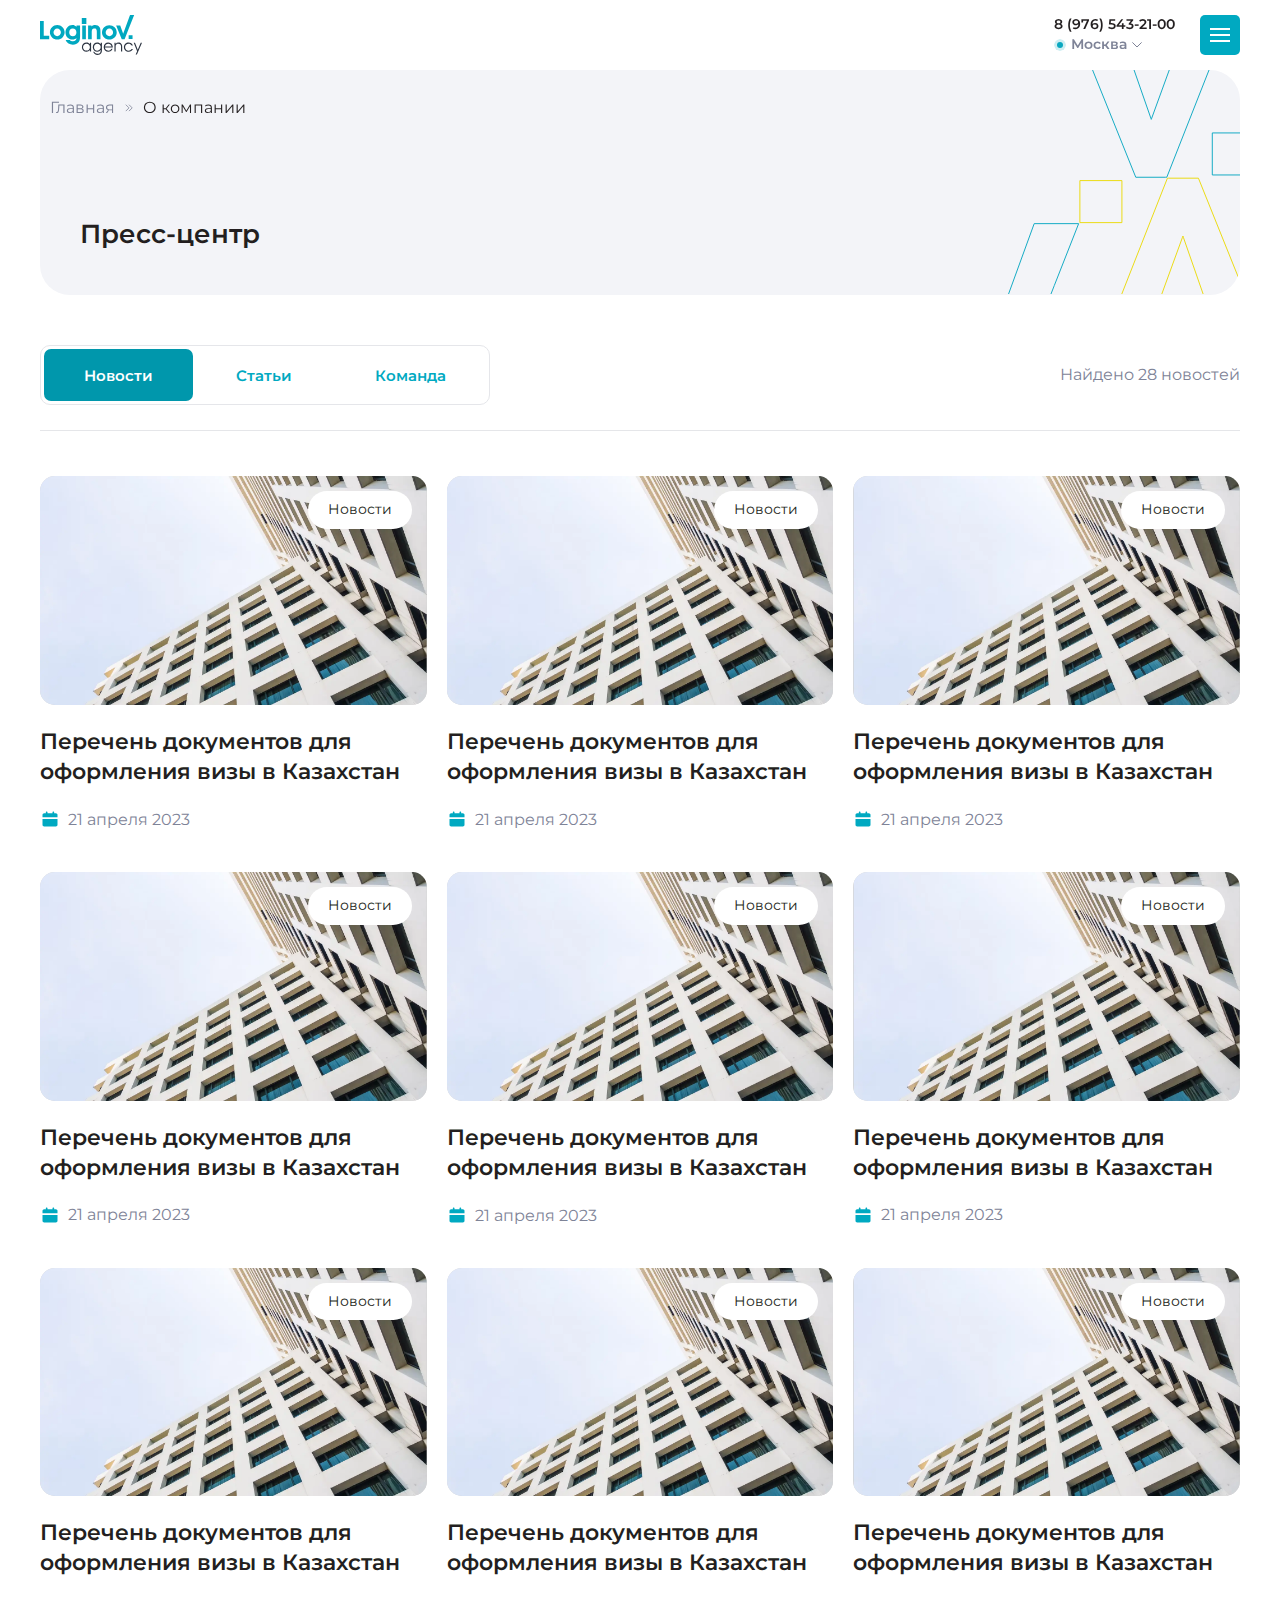
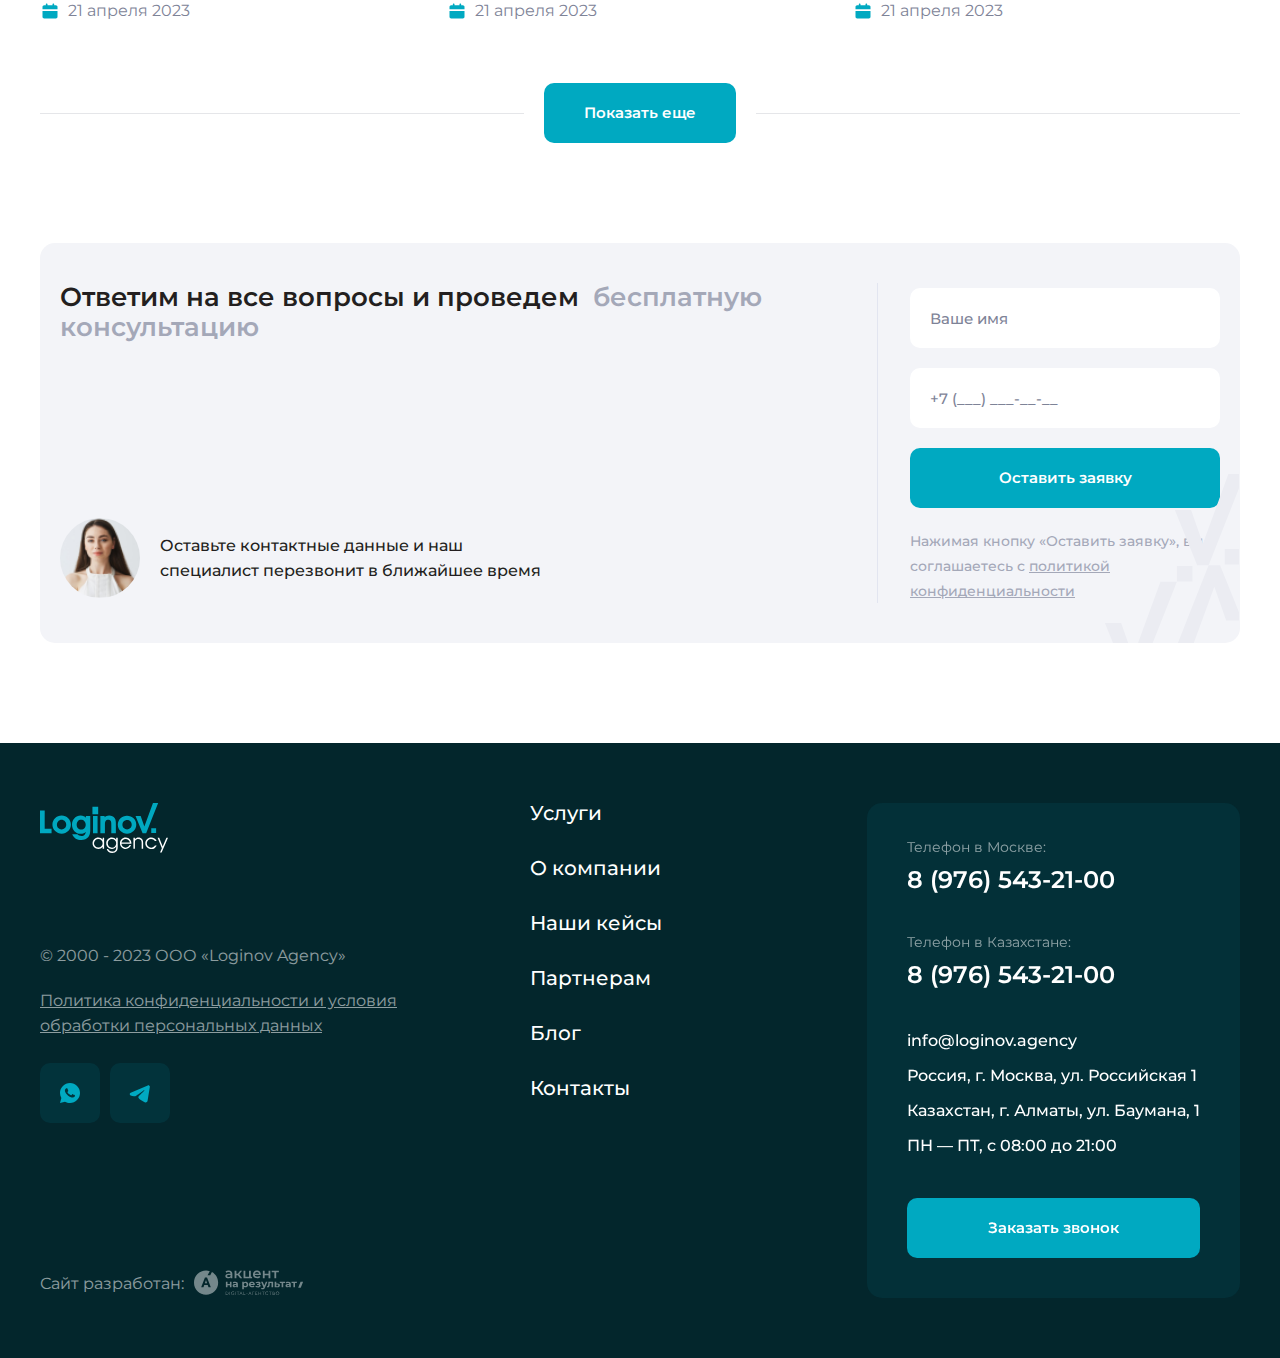
<file: page-press-center.html>
<!DOCTYPE html>
<html lang="ru">

    <head>
        <meta charset="utf-8">
        <!-- <base href="/"> -->
        <title>Пресс-центр</title>
        <meta name="description" content="Simple Starter 2.0 Description ">
        <meta name="viewport"
        content="width=device-width, initial-scale=1.0, minimum-scale=1.0, maximum-scale=1.0, user-scalable=no">
        <meta property="og:image" content="images/preview.jpg">
        <link rel="icon" href="images/favicon.png">
        <link rel="preconnect" href="https://fonts.googleapis.com">
        <link rel="preconnect" href="https://fonts.gstatic.com" crossorigin>
        <link rel="preload stylesheet" as="style"
        href="https://fonts.googleapis.com/css2?family=Roboto:wght@400;500;700&display=swap">
        <link rel="stylesheet" href="./styles.css">
    </head>

    <body class="preload">
        <div class="wrapper">
            <!-- #### page header section with dropdwon-menu, mobile-menu, breadcrumbs #### -->
            <header class="page-header fix-block">
                <div class="page-header__inner-wrapper">
                    <div class="page-header__site-container page-header__site-container--desktop">
                        <a href="/" class="logo">
                            <svg class="icon">
                                <use xlink:href="./images/sprite.svg#logo"></use>
                            </svg>
                        </a>

                        <nav class="page-header__nav menu">
                            <ul class="menu__list">
                                <li>
                                    <a href="#" class="menu__link menu__link--dropdown js-header-dropdown">Услуги</a>
                                </li>
                                <li>
                                    <a href="./page-about.html" class="menu__link">О компании</a>
                                </li>
                                <li>
                                    <a href="./page-cases.html" class="menu__link">Наши кейсы</a>
                                </li>
                                <li>
                                    <a href="./page-partners.html" class="menu__link">Партнерам</a>
                                </li>
                                <li>
                                    <a href="./page-blog.html" class="menu__link">Блог</a>
                                </li>
                                <li>
                                    <a href="./page-contacts.html" class="menu__link">Контакты</a>
                                </li>
                            </ul>
                        </nav>

                        <div class="page-header__buttons">
                            <div class="page-header__contacts contacts">
                                <div class="contacts__row">
                                    <div class="contacts__item contact contact--one">
                                        <a href="tel:+79765432100" class="contact__phone">
                                            8 (976) 543-21-00
                                        </a>
                                        <span class="contact__city">
                                            Москва
                                        </span>
                                    </div>
                                    <div class="contacts__item contact contact--two">
                                        <a href="tel:+79765432100" class="contact__phone">
                                            8 (976) 543-21-00
                                        </a>
                                        <span class="contact__city">
                                            Казахстан
                                        </span>
                                    </div>
                                </div>
                            </div>

                            <a href="#" class="social">
                                <svg class="icon">
                                    <use xlink:href="./images/sprite.svg#whatsapp"></use>
                                </svg>
                            </a>

                            <a href="#" class="social">
                                <svg class="icon">
                                    <use xlink:href="./images/sprite.svg#tg"></use>
                                </svg>
                            </a>

                            <button data-path="modal-call" class="button button--main">
                                <span>Заказать звонок</span>
                            </button>
                        </div>
                    </div>

                    <div class="page-header__site-container page-header__site-container--mobile">
                        <a href="/" class="logo logo--main">
                            <svg class="icon">
                                <use xlink:href="./images/sprite.svg#logo"></use>
                            </svg>
                        </a>

                        <div class="page-header__buttons page-header__buttons--mobile">

                            <div class="contact contact--button contact--one">
                                <a href="tel:+79765432100" class="contact__phone">
                                    8 (976) 543-21-00
                                </a>
                                <button type="button" data-path="modal-number" class="contact__city">
                                    Москва
                                </button>
                            </div>

                            <button type="button" class="hamburger js-open-mobile-menu">
                                <span></span>
                            </button>
                        </div>
                    </div>

                    <div class="page-header__dropdown header-dropdown">
                        <div class="header-dropdown__site-container">
                            <div class="header-dropdown__navigation">
                                <ul>
                                    <li>
                                        <button data-link="1" type="button"
                                            class="header-dropdown__button header-dropdown__button--active js-dropdown-button">
                                            Легализация
                                        </button>
                                    </li>
                                    <li>
                                        <button data-link="2" type="button"
                                            class="header-dropdown__button js-dropdown-button">
                                            Бизнес
                                        </button>
                                    </li>
                                    <li>
                                        <button data-link="3" type="button"
                                            class="header-dropdown__button js-dropdown-button">
                                            Документы
                                        </button>
                                    </li>
                                </ul>
                            </div>

                            <div class="header-dropdown__list-wrapper">
                                <ul class="header-dropdown__list" data-list="1">
                                    <li>
                                        <a href="" class="header-dropdown__link">
                                            Получение РВП
                                        </a>
                                    </li>
                                    <li>
                                        <a href="" class="header-dropdown__link">
                                            Гарантированное получение ВНЖ
                                        </a>
                                    </li>
                                    <li>
                                        <a href="" class="header-dropdown__link">
                                            Получение визы в Казахстан
                                        </a>
                                    </li>
                                    <li>
                                        <a href="" class="header-dropdown__link">
                                            Гражданство Киргизии
                                        </a>
                                    </li>
                                    <li>
                                        <a href="" class="header-dropdown__link">
                                            Решение миграционных проблем
                                        </a>
                                    </li>
                                </ul>
                                <ul class="header-dropdown__list header-dropdown__list--hidden" data-list="2">
                                    <li>
                                        <a href="" class="header-dropdown__link">
                                            Открытие ТОО (Товарищество с ограниченной ответственностью)
                                        </a>
                                    </li>
                                    <li>
                                        <a href="" class="header-dropdown__link">
                                            Открытие расчетного счета в РК на зарубежную компанию
                                        </a>
                                    </li>
                                    <li>
                                        <a href="" class="header-dropdown__link">
                                            Открытие компании в Астана Хаб
                                        </a>
                                    </li>
                                    <li>
                                        <a href="" class="header-dropdown__link">
                                            Открытие компании в МФЦА
                                        </a>
                                    </li>
                                    <li>
                                        <a href="" class="header-dropdown__link">
                                            Юридический адрес
                                        </a>
                                    </li>
                                    <li>
                                        <a href="" class="header-dropdown__link">
                                            Юридическое обслуживание
                                        </a>
                                    </li>
                                    <li>
                                        <a href="" class="header-dropdown__link">
                                            Бухгалтерское обслуживание
                                        </a>
                                    </li>
                                    <li>
                                        <a href="" class="header-dropdown__link">
                                            Получение БИН
                                        </a>
                                    </li>
                                </ul>
                                <ul class="header-dropdown__list header-dropdown__list--hidden" data-list="3">
                                    <li>
                                        <a href="" class="header-dropdown__link">
                                            Открытие компании в Астана Хаб
                                        </a>
                                    </li>
                                    <li>
                                        <a href="" class="header-dropdown__link">
                                            Открытие компании в Астана Хаб
                                        </a>
                                    </li>
                                    <li>
                                        <a href="" class="header-dropdown__link">
                                            Открытие компании в МФЦА
                                        </a>
                                    </li>
                                    <li>
                                        <a href="" class="header-dropdown__link">
                                            Юридический адрес
                                        </a>
                                    </li>
                                    <li>
                                        <a href="" class="header-dropdown__link">
                                            Юридическое обслуживание
                                        </a>
                                    </li>
                                    <li>
                                        <a href="" class="header-dropdown__link">
                                            Бухгалтерское обслуживание
                                        </a>
                                    </li>
                                    <li>
                                        <a href="" class="header-dropdown__link">
                                            Получение БИН
                                        </a>
                                    </li>
                                </ul>
                            </div>
                        </div>
                    </div>

                    <div class="page-header__breadcrumbs breadcrumbs">
                        <div class="breadcrumbs__site-container">
                            <ul class="breadcrumbs__list">
                                <li class="breadcrumbs__item">
                                    <a href="/" class="breadcrumbs__link">
                                        Главная
                                    </a>
                                </li>
                                <li class="breadcrumbs__item">
                                    <a href="#" class="breadcrumbs__link breadcrumbs__link--disabled">
                                        О компании
                                    </a>
                                </li>
                            </ul>
                        </div>
                    </div>
                </div>

                <div class="page-header__mobile-menu mobile-menu _intro-padding-top">
                    <div class="mobile-menu__inner-wrapper">
                        <div class="mobile-menu__body">
                            <div class="mobile-menu__menu-wrapper">
                                <div class="mobile-menu__swiper swiper js-menu-swiper">

                                    <ul class="mobile-menu__swiper-wrapper swiper-wrapper">
                                        <li class="mobile-menu__swiper-slide swiper-slide">
                                            <div class="menu menu--vertical menu--smaller">
                                                <ul class="menu__list">
                                                    <li>
                                                        <button type="button"
                                                            class="menu__link menu__link--with-arrow js-menu-next">Услуги</button>
                                                    </li>
                                                    <li>
                                                        <a href="./page-about.html" class="menu__link">О компании</a>
                                                    </li>
                                                    <li>
                                                        <a href="./page-cases.html" class="menu__link">Наши кейсы</a>
                                                    </li>
                                                    <li>
                                                        <a href="./page-partners.html" class="menu__link">Партнерам</a>
                                                    </li>
                                                    <li>
                                                        <a href="./page-blog.html" class="menu__link">Блог</a>
                                                    </li>
                                                    <li>
                                                        <a href="./page-contacts.html" class="menu__link">Контакты</a>
                                                    </li>
                                                </ul>
                                            </div>
                                        </li>

                                        <li class="mobile-menu__swiper-slide swiper-slide">
                                            <div class="mobile-menu__slide">
                                                <button type="button" class="mobile-menu__back js-menu-back">
                                                    <svg class="icon">
                                                        <use xlink:href="./images/sprite.svg#arrow-back"></use>
                                                    </svg>
                                                    <span>Услуги</span>
                                                </button>

                                                <ul class="mobile-menu__dropdowns">
                                                    <li>
                                                        <div class="mobile-menu__dropdown menu-dropdown">
                                                            <button type="button"
                                                                class="menu-dropdown__button js-menu-dropdown-button">
                                                                <span>Легализация</span>
                                                                <svg class="icon">
                                                                    <use xlink:href="./images/sprite.svg#drop"></use>
                                                                </svg>
                                                            </button>

                                                            <div class="menu-dropdown__list-wrapper">
                                                                <ul class="menu-dropdown__list">
                                                                    <li>
                                                                        <a href="#" class="menu-dropdown__link">
                                                                            Получение РВП
                                                                        </a>
                                                                    </li>
                                                                    <li>
                                                                        <a href="#" class="menu-dropdown__link">
                                                                            Гарантированное получение ВНЖ
                                                                        </a>
                                                                    </li>
                                                                    <li>
                                                                        <a href="#" class="menu-dropdown__link">
                                                                            Получение визы в Казахстан
                                                                        </a>
                                                                    </li>
                                                                    <li>
                                                                        <a href="#" class="menu-dropdown__link">
                                                                            ПГражданство Киргизии
                                                                        </a>
                                                                    </li>
                                                                    <li>
                                                                        <a href="#" class="menu-dropdown__link">
                                                                            Решение миграционных проблем
                                                                        </a>
                                                                    </li>
                                                                </ul>
                                                            </div>
                                                        </div>
                                                    </li>
                                                    <li>
                                                        <div class="mobile-menu__dropdown menu-dropdown">
                                                            <button type="button"
                                                                class="menu-dropdown__button js-menu-dropdown-button">
                                                                <span>Бизнес</span>
                                                                <svg class="icon">
                                                                    <use xlink:href="./images/sprite.svg#drop"></use>
                                                                </svg>
                                                            </button>

                                                            <div class="menu-dropdown__list-wrapper">
                                                                <ul class="menu-dropdown__list">
                                                                    <li>
                                                                        <a href="#" class="menu-dropdown__link">
                                                                            Открытие ТОО (Товарищество с ограниченной
                                                                            ответственностью)
                                                                        </a>
                                                                    </li>
                                                                    <li>
                                                                        <a href="#" class="menu-dropdown__link">
                                                                            Открытие расчетного счета в РК на зарубежную
                                                                            компанию
                                                                        </a>
                                                                    </li>
                                                                    <li>
                                                                        <a href="#" class="menu-dropdown__link">
                                                                            Открытие компании в Астана Хаб
                                                                        </a>
                                                                    </li>
                                                                    <li>
                                                                        <a href="#" class="menu-dropdown__link">
                                                                            Открытие компании в МФЦА
                                                                        </a>
                                                                    </li>
                                                                    <li>
                                                                        <a href="#" class="menu-dropdown__link">
                                                                            Юридический адрес
                                                                        </a>
                                                                    </li>
                                                                    <li>
                                                                        <a href="#" class="menu-dropdown__link">
                                                                            Юридическое обслуживание
                                                                        </a>
                                                                    </li>
                                                                    <li>
                                                                        <a href="#" class="menu-dropdown__link">
                                                                            Бухгалтерское обслуживание
                                                                        </a>
                                                                    </li>
                                                                    <li>
                                                                        <a href="#" class="menu-dropdown__link">
                                                                            Получение БИН
                                                                        </a>
                                                                    </li>
                                                                </ul>
                                                            </div>
                                                        </div>
                                                    </li>
                                                    <li>
                                                        <div class="mobile-menu__dropdown menu-dropdown">
                                                            <button type="button"
                                                                class="menu-dropdown__button js-menu-dropdown-button">
                                                                <span>Документы </span>
                                                                <svg class="icon">
                                                                    <use xlink:href="./images/sprite.svg#drop"></use>
                                                                </svg>
                                                            </button>

                                                            <div class="menu-dropdown__list-wrapper">
                                                                <ul class="menu-dropdown__list">
                                                                    <li>
                                                                        <a href="#" class="menu-dropdown__link">
                                                                            Дистанционное получение ИИН
                                                                        </a>
                                                                    </li>
                                                                    <li>
                                                                        <a href="#" class="menu-dropdown__link">
                                                                            Нотариальное согласие собственника жилья
                                                                        </a>
                                                                    </li>
                                                                    <li>
                                                                        <a href="#" class="menu-dropdown__link">
                                                                            Договор аренды жилья
                                                                        </a>
                                                                    </li>
                                                                    <li>
                                                                        <a href="#" class="menu-dropdown__link">
                                                                            Получение заграничного паспорта РФ
                                                                            (ускорено/дистанционно)
                                                                        </a>
                                                                    </li>
                                                                    <li>
                                                                        <a href="#" class="menu-dropdown__link">
                                                                            Продление/восстановление внутреннего паспорта РФ
                                                                        </a>
                                                                    </li>
                                                                    <li>
                                                                        <a href="#" class="menu-dropdown__link">
                                                                            Договор аренды жилья
                                                                        </a>
                                                                    </li>
                                                                    <li>
                                                                        <a href="#" class="menu-dropdown__link">
                                                                            Получение заграничного паспорта РФ
                                                                            (ускорено/дистанционно)
                                                                        </a>
                                                                    </li>
                                                                    <li>
                                                                        <a href="#" class="menu-dropdown__link">
                                                                            Продление/восстановление внутреннего паспорта РФ
                                                                        </a>
                                                                    </li>
                                                                </ul>
                                                            </div>
                                                        </div>
                                                    </li>
                                                </ul>
                                            </div>
                                        </li>
                                    </ul>
                                </div>
                            </div>

                            <div class="mobile-menu__contacts">
                                <div class="footer-contacts footer-contacts--smaller">
                                    <div class="footer-contacts__phones">
                                        <div class="footer-contacts__phone phone phone--smaller">
                                            <span class="phone__label">Телефон в Москве:</span>
                                            <a href="tel:+79765432100" class="phone__link">8 (976) 543-21-00</a>
                                        </div>
                                        <div class="footer-contacts__phone phone phone--smaller">
                                            <span class="phone__label">Телефон в Казахстане:</span>
                                            <a href="tel:+79765432100" class="phone__link">8 (976) 543-21-00</a>
                                        </div>
                                    </div>

                                    <ul class="footer-contacts__list">
                                        <li>
                                            <a href="mailto:info@loginov.agency"
                                                class="footer-contacts__span footer-contacts__link">
                                                info@loginov.agency
                                            </a>
                                        </li>
                                        <li>
                                            <span class="footer-contacts__span">
                                                Россия, г. Москва, ул. Российская 1
                                            </span>
                                        </li>
                                        <li>
                                            <span class="footer-contacts__span">
                                                Казахстан, г. Алматы, ул. Баумана, 1
                                            </span>
                                        </li>
                                        <li>
                                            <span class="footer-contacts__span">
                                                ПН — ПТ, с 08:00 до 21:00
                                            </span>
                                        </li>
                                    </ul>

                                    <div class="page-footer__socials">
                                        <a href="#" class="social social--footer">
                                            <svg class="icon">
                                                <use xlink:href="./images/sprite.svg#whatsapp"></use>
                                            </svg>
                                        </a>

                                        <a href="#" class="social social--footer">
                                            <svg class="icon">
                                                <use xlink:href="./images/sprite.svg#tg"></use>
                                            </svg>
                                        </a>
                                    </div>

                                    <button type="button" data-path="modal-call" class="footer-contacts__button button">
                                        <span>
                                            Заказать звонок
                                        </span>
                                    </button>
                                </div>
                            </div>
                        </div>
                    </div>
                </div>
            </header>

            <!-- ######## main content ####### -->
            <main class="page-main">
                <section class="hero hero--auto-height hero--partners">
                    <h1 class="visually-hidden">
                        Section title
                    </h1>

                    <div class="page-header__site-container">
                        <div class="hero__inner-wrapper">
                            <div class="hero__site-container">
                                <div class="hero__secondary-heading">
                                    <h2 class="h2">
                                        Пресс-центр
                                    </h2>
                                </div>
                            </div>
                        </div>
                    </div>
                </section>

                <section class="section section--secondary press-section">
                    <div class="press-section__site-container">
                        <div class="press-section__head press-center__heading">
                            <ul class="press-section__navigation navigation">
                                <li class="navigation__item">
                                    <a href="#" class="navigation__link navigation__link--active button button--transparent button--link" data-href="">
                                        <span>Новости</span>
                                    </a>
                                </li>
                                <li class="navigation__item">
                                    <a href="#" class="navigation__link button button--transparent button--link" data-href="">
                                        <span>Статьи</span>
                                    </a>
                                </li>
                                <li class="navigation__item">
                                    <a href="#" class="navigation__link button button--transparent button--link" data-href="">
                                        <span>Команда</span>
                                    </a>
                                </li>
                            </ul>

                            <div class="press-section__mobile-nav">
                                <button type="button" data-path="modal-sections" class="select-button select-button--light">
                                    <span class="select-button__value">
                                        Новости
                                    </span>

                                    <svg class="icon">
                                        <use xlink:href="./images/sprite.svg#drop-w"></use>
                                    </svg>
                                </button>
                            </div>
                            
                            <div class="press-section__count">
                                <span class="press-count">
                                    <b>
                                        Найдено
                                    </b>
                                    <i class="press-count__value">
                                        28
                                    </i>
                                    <b class="press-count__text">
                                        новостей
                                    </b>
                                </span>
                            </div>
                        </div>
                        <div class="press-section__body">
                            <ul class="press-section__list">
                                <li class="press-section__item">
                                    <a href="#" class="press-slide" id="23412">
                                        <div class="press-slide__image">
                                            <div class="press-slide__picture">
                                                <picture>
                                                    <source type="image/webp" srcset="./images/press/image.webp"
                                                        alt="press article image" />
                                                    <img class="lazy" src="./images/press/image.jpg" alt="press article image">
                                                </picture>
                                            </div>
                                            <span class="press-slide__tag tag">Новости</span>
                                        </div>
                                        <span class="press-slide__text">Перечень документов для оформления визы в Казахстан</span>
                                        <span class="press-slide__date review__date">21 апреля 2023</span>
                                    </a>
                                </li>
                                <li class="press-section__item">
                                    <a href="#" class="press-slide" id="2343453412">
                                        <div class="press-slide__image">
                                            <div class="press-slide__picture">
                                                <picture>
                                                    <source type="image/webp" srcset="./images/press/image.webp"
                                                        alt="press article image" />
                                                    <img class="lazy" src="./images/press/image.jpg" alt="press article image">
                                                </picture>
                                            </div>
                                            <span class="press-slide__tag tag">Новости</span>
                                        </div>
                                        <span class="press-slide__text">Перечень документов для оформления визы в Казахстан</span>
                                        <span class="press-slide__date review__date">21 апреля 2023</span>
                                    </a>
                                </li>
                                <li class="press-section__item">
                                    <a href="#" class="press-slide" id="3453412">
                                        <div class="press-slide__image">
                                            <div class="press-slide__picture">
                                                <picture>
                                                    <source type="image/webp" srcset="./images/press/image.webp"
                                                        alt="press article image" />
                                                    <img class="lazy" src="./images/press/image.jpg" alt="press article image">
                                                </picture>
                                            </div>
                                            <span class="press-slide__tag tag">Новости</span>
                                        </div>
                                        <span class="press-slide__text">Перечень документов для оформления визы в Казахстан</span>
                                        <span class="press-slide__date review__date">21 апреля 2023</span>
                                    </a>
                                </li>
                                <li class="press-section__item">
                                    <a href="#" class="press-slide" id="2334">
                                        <div class="press-slide__image">
                                            <div class="press-slide__picture">
                                                <picture>
                                                    <source type="image/webp" srcset="./images/press/image.webp"
                                                        alt="press article image" />
                                                    <img class="lazy" src="./images/press/image.jpg" alt="press article image">
                                                </picture>
                                            </div>
                                            <span class="press-slide__tag tag">Новости</span>
                                        </div>
                                        <span class="press-slide__text">Перечень документов для оформления визы в Казахстан</span>
                                        <span class="press-slide__date review__date">21 апреля 2023</span>
                                    </a>
                                </li>
                                <li class="press-section__item">
                                    <a href="#" class="press-slide" id="23234">
                                        <div class="press-slide__image">
                                            <div class="press-slide__picture">
                                                <picture>
                                                    <source type="image/webp" srcset="./images/press/image.webp"
                                                        alt="press article image" />
                                                    <img class="lazy" src="./images/press/image.jpg" alt="press article image">
                                                </picture>
                                            </div>
                                            <span class="press-slide__tag tag">Новости</span>
                                        </div>
                                        <span class="press-slide__text">Перечень документов для оформления визы в Казахстан</span>
                                        <span class="press-slide__date review__date">21 апреля 2023</span>
                                    </a>
                                </li>
                                <li class="press-section__item">
                                    <a href="#" class="press-slide" id="123234">
                                        <div class="press-slide__image">
                                            <div class="press-slide__picture">
                                                <picture>
                                                    <source type="image/webp" srcset="./images/press/image.webp"
                                                        alt="press article image" />
                                                    <img class="lazy" src="./images/press/image.jpg" alt="press article image">
                                                </picture>
                                            </div>
                                            <span class="press-slide__tag tag">Новости</span>
                                        </div>
                                        <span class="press-slide__text">Перечень документов для оформления визы в Казахстан</span>
                                        <span class="press-slide__date review__date">21 апреля 2023</span>
                                    </a>
                                </li>
                                <li class="press-section__item">
                                    <a href="#" class="press-slide" id="1121">
                                        <div class="press-slide__image">
                                            <div class="press-slide__picture">
                                                <picture>
                                                    <source type="image/webp" srcset="./images/press/image.webp"
                                                        alt="press article image" />
                                                    <img class="lazy" src="./images/press/image.jpg" alt="press article image">
                                                </picture>
                                            </div>
                                            <span class="press-slide__tag tag">Новости</span>
                                        </div>
                                        <span class="press-slide__text">Перечень документов для оформления визы в Казахстан</span>
                                        <span class="press-slide__date review__date">21 апреля 2023</span>
                                    </a>
                                </li>
                                <li class="press-section__item">
                                    <a href="#" class="press-slide" id="112231">
                                        <div class="press-slide__image">
                                            <div class="press-slide__picture">
                                                <picture>
                                                    <source type="image/webp" srcset="./images/press/image.webp"
                                                        alt="press article image" />
                                                    <img class="lazy" src="./images/press/image.jpg" alt="press article image">
                                                </picture>
                                            </div>
                                            <span class="press-slide__tag tag">Новости</span>
                                        </div>
                                        <span class="press-slide__text">Перечень документов для оформления визы в Казахстан</span>
                                        <span class="press-slide__date review__date">21 апреля 2023</span>
                                    </a>
                                </li>
                                <li class="press-section__item">
                                    <a href="#" class="press-slide" id="1231">
                                        <div class="press-slide__image">
                                            <div class="press-slide__picture">
                                                <picture>
                                                    <source type="image/webp" srcset="./images/press/image.webp"
                                                        alt="press article image" />
                                                    <img class="lazy" src="./images/press/image.jpg" alt="press article image">
                                                </picture>
                                            </div>
                                            <span class="press-slide__tag tag">Новости</span>
                                        </div>
                                        <span class="press-slide__text">Перечень документов для оформления визы в Казахстан</span>
                                        <span class="press-slide__date review__date">21 апреля 2023</span>
                                    </a>
                                </li>
                            </ul>

                            <div class="press-section__add">
                                <i></i>
                                <a href="#" class="button button--link js-press-add">
                                    <span>Показать еще</span>
                                </a>
                                <i></i>
                            </div>
                        </div>
                    </div>
                </section>
            </main>

            <!-- ###### page footer section with feedback-form####### -->
            <footer class="page-footer">
                <div class="page-footer__feedback feedback">
                    <div class="feedback__site-container">
                        <div class="feedback__body">
                            <div class="feedback__heading">
                                <h2 class="h2 title-decorated">
                                    <span class="title-decorated__dark">
                                        Ответим на все вопросы и проведем&nbsp;
                                    </span>
                                    <span class="title-decorated__grey">
                                        бесплатную консультацию
                                    </span>
                                </h2>

                                <div class="feedback__author author">
                                    <div class="author__userpic">
                                        <img src="./images/feedback/userpic.png" alt="author userpic">
                                    </div>

                                    <div class="author__desc">
                                        <span>
                                            Оставьте контактные данные и наш<br> специалист перезвонит в ближайшее время
                                        </span>
                                    </div>
                                </div>
                            </div>

                            <form action="" class="feedback__form" data-need-validation="">
                                <div class="feedback__block-inputs inputs-block">
                                    <div class="inputs-block__row">
                                        <input type="text" name="feedback-name" autocomplete="off" id="feedback-name"
                                            class="inputs-block__input input input--white js-text-input"
                                            placeholder="Ваше имя" required data-parsley-reqtext>
                                    </div>
                                    <div class="inputs-block__row">
                                        <input type="tel" name="feedback-phone" autocomplete="off" id="feedback-phone"
                                            class="inputs-block__input input input--white js-phone-input"
                                            placeholder="+7 (___) ___-__-__" required data-parsley-phone>
                                    </div>
                                    <div class="inputs-block__row">
                                        <button type="submit" class="button inputs-block__button">
                                            <span>Оставить заявку</span>
                                        </button>
                                    </div>
                                    <div class="inputs-block__row">
                                        <div class="agreement">
                                            <span>Нажимая кнопку «Оставить заявку», вы соглашаетесь с</span>
                                            <a href="#">политикой конфиденциальности</a>
                                        </div>
                                    </div>
                                </div>
                            </form>
                        </div>
                    </div>
                </div>

                <div class="page-footer__main _bg-back _color-white">
                    <div class="page-footer__site-container">
                        <div class="page-footer__grid">
                            <div class="page-footer__logo">
                                <a href="" class="logo logo--big">
                                    <svg class="icon">
                                        <use xlink:href="./images/sprite.svg#logo-white"></use>
                                    </svg>
                                </a>

                                <div class="page-footer__socials page-footer__socials--mobile">
                                    <a href="#" class="social social--footer">
                                        <svg class="icon">
                                            <use xlink:href="./images/sprite.svg#whatsapp"></use>
                                        </svg>
                                    </a>

                                    <a href="#" class="social social--footer">
                                        <svg class="icon">
                                            <use xlink:href="./images/sprite.svg#tg"></use>
                                        </svg>
                                    </a>
                                </div>

                            </div>

                            <div class="page-footer__menu">
                                <div class="menu menu--vertical menu--bigger">
                                    <ul class="menu__list">
                                        <li>
                                            <a href="/" class="menu__link">Услуги</a>
                                        </li>
                                        <li>
                                            <a href="./page-about.html" class="menu__link">О компании</a>
                                        </li>
                                        <li>
                                            <a href="./page-cases.html" class="menu__link">Наши кейсы</a>
                                        </li>
                                        <li>
                                            <a href="./page-partners.html" class="menu__link">Партнерам</a>
                                        </li>
                                        <li>
                                            <a href="./page-blog.html" class="menu__link">Блог</a>
                                        </li>
                                        <li>
                                            <a href="./page-contacts.html" class="menu__link">Контакты</a>
                                        </li>
                                    </ul>
                                </div>
                            </div>

                            <div class="page-footer__contacts">
                                <div class="footer-contacts">
                                    <div class="footer-contacts__phones">
                                        <div class="footer-contacts__phone phone">
                                            <span class="phone__label">Телефон в Москве:</span>
                                            <a href="tel:+79765432100" class="phone__link">8 (976) 543-21-00</a>
                                        </div>
                                        <div class="footer-contacts__phone phone">
                                            <span class="phone__label">Телефон в Казахстане:</span>
                                            <a href="tel:+79765432100" class="phone__link">8 (976) 543-21-00</a>
                                        </div>
                                    </div>

                                    <ul class="footer-contacts__list">
                                        <li>
                                            <a href="mailto:info@loginov.agency"
                                                class="footer-contacts__span footer-contacts__link">
                                                info@loginov.agency
                                            </a>
                                        </li>
                                        <li>
                                            <span class="footer-contacts__span">
                                                Россия, г. Москва, ул. Российская 1
                                            </span>
                                        </li>
                                        <li>
                                            <span class="footer-contacts__span">
                                                Казахстан, г. Алматы, ул. Баумана, 1
                                            </span>
                                        </li>
                                        <li>
                                            <span class="footer-contacts__span">
                                                ПН — ПТ, с 08:00 до 21:00
                                            </span>
                                        </li>
                                    </ul>

                                    <button type="button" data-path="modal-call" class="footer-contacts__button button">
                                        <span>
                                            Заказать звонок
                                        </span>
                                    </button>
                                </div>
                            </div>

                            <div class="page-footer__basement">
                                <p class="page-footer__copyright copyright">
                                    © 2000 - 2023 ООО «Loginov Agency»
                                </p>

                                <a href="#" class="page-footer__policy copyright copyright--link">
                                    Политика конфиденциальности и условия<br> обработки персональных данных
                                </a>

                                <div class="page-footer__socials page-footer__socials--desktop">
                                    <a href="#" class="social">
                                        <svg class="icon">
                                            <use xlink:href="./images/sprite.svg#whatsapp"></use>
                                        </svg>
                                    </a>

                                    <a href="#" class="social">
                                        <svg class="icon">
                                            <use xlink:href="./images/sprite.svg#tg"></use>
                                        </svg>
                                    </a>
                                </div>

                                <a href="https://aaccent.ru" class="page-footer__developer developer">
                                    <span>Сайт разработан:</span>
                                    <svg class="icon">
                                        <use xlink:href="./images/sprite.svg#dev"></use>
                                    </svg>
                                </a>
                            </div>
                        </div>
                    </div>

                    <div class="page-footer__decore" id="js-footer-trigger">
                        <svg class="page-footer__decore-svg" viewBox="0 0 524 522" fill="none" xmlns="http://www.w3.org/2000/svg">
                            <path id="svg-path" d="M242.109 521H163.967L2 223.556H119.924L205.169 404.976L402.655 1H522C429.65 173.982 338.721 346.963 246.371 521H242.109Z" stroke-width="2" />
                        </svg>
                    </div>
                </div>
            </footer>
        </div>

        <!-- ####### commons modals ######## -->
        <div class="modal">
            <div class="modal__container" data-target="modal-consultation">
                <div class="modal__content">
                    <button type="button" class="modal__close-btn modal-close">
                        <svg class="icon">
                            <use xlink:href="./images/sprite.svg#close"></use>
                        </svg>
                    </button>

                    <div class="modal__grid">
                        <form action="" class="modal__form" data-need-validation="">
                            <div class="modal__heading">
                                <h2 class="h2">
                                Записаться<br> на консультацию
                            </h2>
                                <p>
                                Оставьте контактные данные и наш специалист перезвонит в ближайшее время
                            </p>
                            </div>

                            <div class="modal__block-inputs inputs-block">
                                <div class="inputs-block__row">
                                    <input type="text" name="name" autocomplete="off" id="consultation-name"
                                    class="inputs-block__input input js-text-input" placeholder="Ваше имя" required
                                    data-parsley-reqtext>
                                </div>
                                <div class="inputs-block__row">
                                    <input type="tel" name="phone" autocomplete="off" id="consultation-phone"
                                    class="inputs-block__input input js-phone-input" placeholder="+7 (___) ___-__-__"
                                    required data-parsley-phone>
                                </div>
                                <div class="inputs-block__row">
                                    <button type="submit" class="button inputs-block__button">
                                        <span>Оставить заявку</span>
                                    </button>
                                </div>
                                <div class="inputs-block__row">
                                    <div class="agreement">
                                        <span>Нажимая кнопку «Оставить заявку», вы соглашаетесь с&nbsp;</span>
                                        <a href="#">политикой конфиденциальности</a>
                                    </div>
                                </div>
                            </div>
                        </form>

                        <div class="modal__image-wrapper modal__image-wrapper--consultation">
                            <div class="modal__image">
                                <picture>
                                    <source type="image/webp" srcset="./images/modals/consultation.png"
                                    alt="modal consultation image"/>
                                    <img class="lazy" src="./images/modals/consultation.png" alt="modal consultation image">
                                </picture>
                            </div>
                        </div>
                    </div>
                </div>
            </div>
        </div>

        <div class="modal">
            <div class="modal__container" data-target="modal-call">
                <div class="modal__content">
                    <button type="button" class="modal__close-btn modal-close">
                        <svg class="icon">
                            <use xlink:href="./images/sprite.svg#close"></use>
                        </svg>
                    </button>

                    <div class="modal__grid">
                        <form action="" class="modal__form" data-need-validation="">
                            <div class="modal__heading">
                                <h2 class="h2">
                                Заказать звонок
                            </h2>
                                <p>
                                Оставьте контактные данные и наш специалист перезвонит в ближайшее время
                            </p>
                            </div>

                            <div class="modal__block-inputs inputs-block">
                                <div class="inputs-block__row">
                                    <input type="text" name="name" autocomplete="off" id="callback-name"
                                    class="inputs-block__input input js-text-input" placeholder="Ваше имя" required
                                    data-parsley-reqtext>
                                </div>
                                <div class="inputs-block__row">
                                    <input type="tel" name="phone" autocomplete="off" id="callback-phone"
                                    class="inputs-block__input input js-phone-input" placeholder="+7 (___) ___-__-__"
                                    required data-parsley-phone>
                                </div>
                                <div class="inputs-block__row">
                                    <button type="submit" class="button inputs-block__button">
                                        <span>Оставить заявку</span>
                                    </button>
                                </div>
                                <div class="inputs-block__row">
                                    <div class="agreement">
                                        <span>Нажимая кнопку «Оставить заявку», вы соглашаетесь с&nbsp;</span>
                                        <a href="#">политикой конфиденциальности</a>
                                    </div>
                                </div>
                            </div>
                        </form>

                        <div class="modal__image-wrapper">
                            <div class="modal__image">
                                <picture>
                                    <source type="image/webp" srcset="./images/modals/iphone.png" alt="modal phone image"/>
                                    <img class="lazy" src="./images/modals/iphone.png" alt="modal phone image">
                                </picture>
                            </div>
                        </div>
                    </div>
                </div>
            </div>
        </div>

        <div class="modal modal--success">
            <div class="modal__container" data-target="modal-success">
                <div class="modal__content">
                    <button type="button" class="modal__close-btn modal-close">
                        <svg class="icon">
                            <use xlink:href="./images/sprite.svg#close"></use>
                        </svg>
                    </button>

                    <div class="modal__success">
                        <span class="modal__tick">
                            <svg class="icon">
                                <use xlink:href="./images/sprite.svg#tick-stat"></use>
                            </svg>
                        </span>

                        <div class="modal__heading">
                            <h2 class="h2">
                            Спасибо!
                        </h2>
                            <p>
                            Ваша заявка успешно отправлена
                        </p>
                        </div>

                        <button type="button" class="button modal-close">
                            <span>Хорошо</span>
                        </button>
                    </div>
                </div>
            </div>
        </div>

        <div class="modal modal--partners">
            <div class="modal__container" data-target="modal-partners">
                <div class="modal__content">
                    <button type="button" class="modal__close-btn modal-close">
                        <svg class="icon">
                            <use xlink:href="./images/sprite.svg#close"></use>
                        </svg>
                    </button>

                    <div class="modal__partners-wrapper">
                        <form action="#" class="modal__partners" data-need-validation="">
                            <div class="modal__heading">
                                <h2 class="h2">
                                Cтать партнером
                            </h2>
                                <p>
                                Для того, чтобы начать работать с нашей<br> компанией, оставьте заявку
                            </p>
                            </div>

                            <div class="modal__block-inputs inputs-block">
                                <div class="inputs-block__row">
                                    <input type="text" name="partner-name" autocomplete="off" id="partner-name-id"
                                    class="inputs-block__input input js-text-input"
                                    placeholder="Ваше имя" required data-parsley-reqtext>
                                </div>
                                <div class="inputs-block__row">
                                    <input type="tel" name="partner-phone" autocomplete="off" id="partner-phone-id"
                                    class="inputs-block__input input js-phone-input"
                                    placeholder="+7 (___) ___-__-__" required data-parsley-phone>
                                </div>

                                <div class="inputs-block__row">
                                    <textarea 
                                    class="inputs-block__textarea input input--textarea" 
                                    name="partner-comment" 
                                    id="partner-comment-id"
                                    placeholder="Комментарий"
                                ></textarea>
                                </div>

                                <div class="inputs-block__row">
                                    <label class="file">
                                        <input type="file" class="visually-hidden" required>
                                        <span>
                                            <i>Прикрепить файл</i>
                                            <svg class="icon">
                                                <use xlink:href="./images/sprite.svg#plus"></use>
                                            </svg>
                                        </span>
                                    </label>
                                </div>
                                <div class="inputs-block__row">
                                    <button type="submit" class="button inputs-block__button">
                                        <span>Оставить заявку</span>
                                    </button>
                                </div>
                                <div class="inputs-block__row">
                                    <div class="agreement">
                                        <span>Нажимая кнопку «Оставить заявку», вы соглашаетесь с&nbsp;</span>
                                        <a href="#">политикой конфиденциальности</a>
                                    </div>
                                </div>
                            </div>
                        </form>
                    </div>
                </div>
            </div>
        </div>

        <div class="modal modal--number">
            <div class="modal__container" data-target="modal-number">
                <div class="modal__content">
                    <button type="button" class="modal__close-btn modal-close">
                        <svg class="icon">
                            <use xlink:href="./images/sprite.svg#close"></use>
                        </svg>
                    </button>

                    <div class="modal__checkboxes">
                        <div class="radio">
                            <input class="visually-hidden" type="radio" name="cities-number" id="cities-number-1" value=""
                            checked>
                            <label for="cities-number-1">
                                <b class="radio__title">Москва</b>
                                <i class="radio__number">8 (976) 543-21-00</i>
                            </label>
                        </div>

                        <div class="radio">
                            <input class="visually-hidden" type="radio" name="cities-number" id="cities-number-2" value="">
                            <label for="cities-number-2">
                                <b class="radio__title">Казахстан</b>
                                <i class="radio__number">8 (976) 543-21-00</i>
                            </label>
                        </div>
                    </div>
                </div>
            </div>
        </div>

        <div class="modal modal--number">
            <div class="modal__container" data-target="modal-sections">
                <div class="modal__content">
                    <button type="button" class="modal__close-btn modal-close">
                        <svg class="icon">
                            <use xlink:href="./images/sprite.svg#close"></use>
                        </svg>
                    </button>

                    <div class="modal__checkboxes">
                        <div class="radio radio--button">
                            <input class="visually-hidden" type="radio" name="sections-value" id="sections-value-1" value=""
                            checked>
                            <label for="sections-value-1">
                                <b class="radio__title">Новости</b>
                            </label>
                        </div>

                        <div class="radio radio--button">
                            <input class="visually-hidden" type="radio" name="sections-value" id="sections-value-2"
                            value="">
                            <label for="sections-value-2">
                                <b class="radio__title">Статьи</b>
                            </label>
                        </div>

                        <div class="radio radio--button">
                            <input class="visually-hidden" type="radio" name="sections-value" id="sections-value-3"
                            value="">
                            <label for="sections-value-3">
                                <b class="radio__title">Команда</b>
                            </label>
                        </div>
                    </div>
                </div>
            </div>
        </div>

        <script src="./js/main.js" type="module" defer></script>
    </body>

</html>
</file>
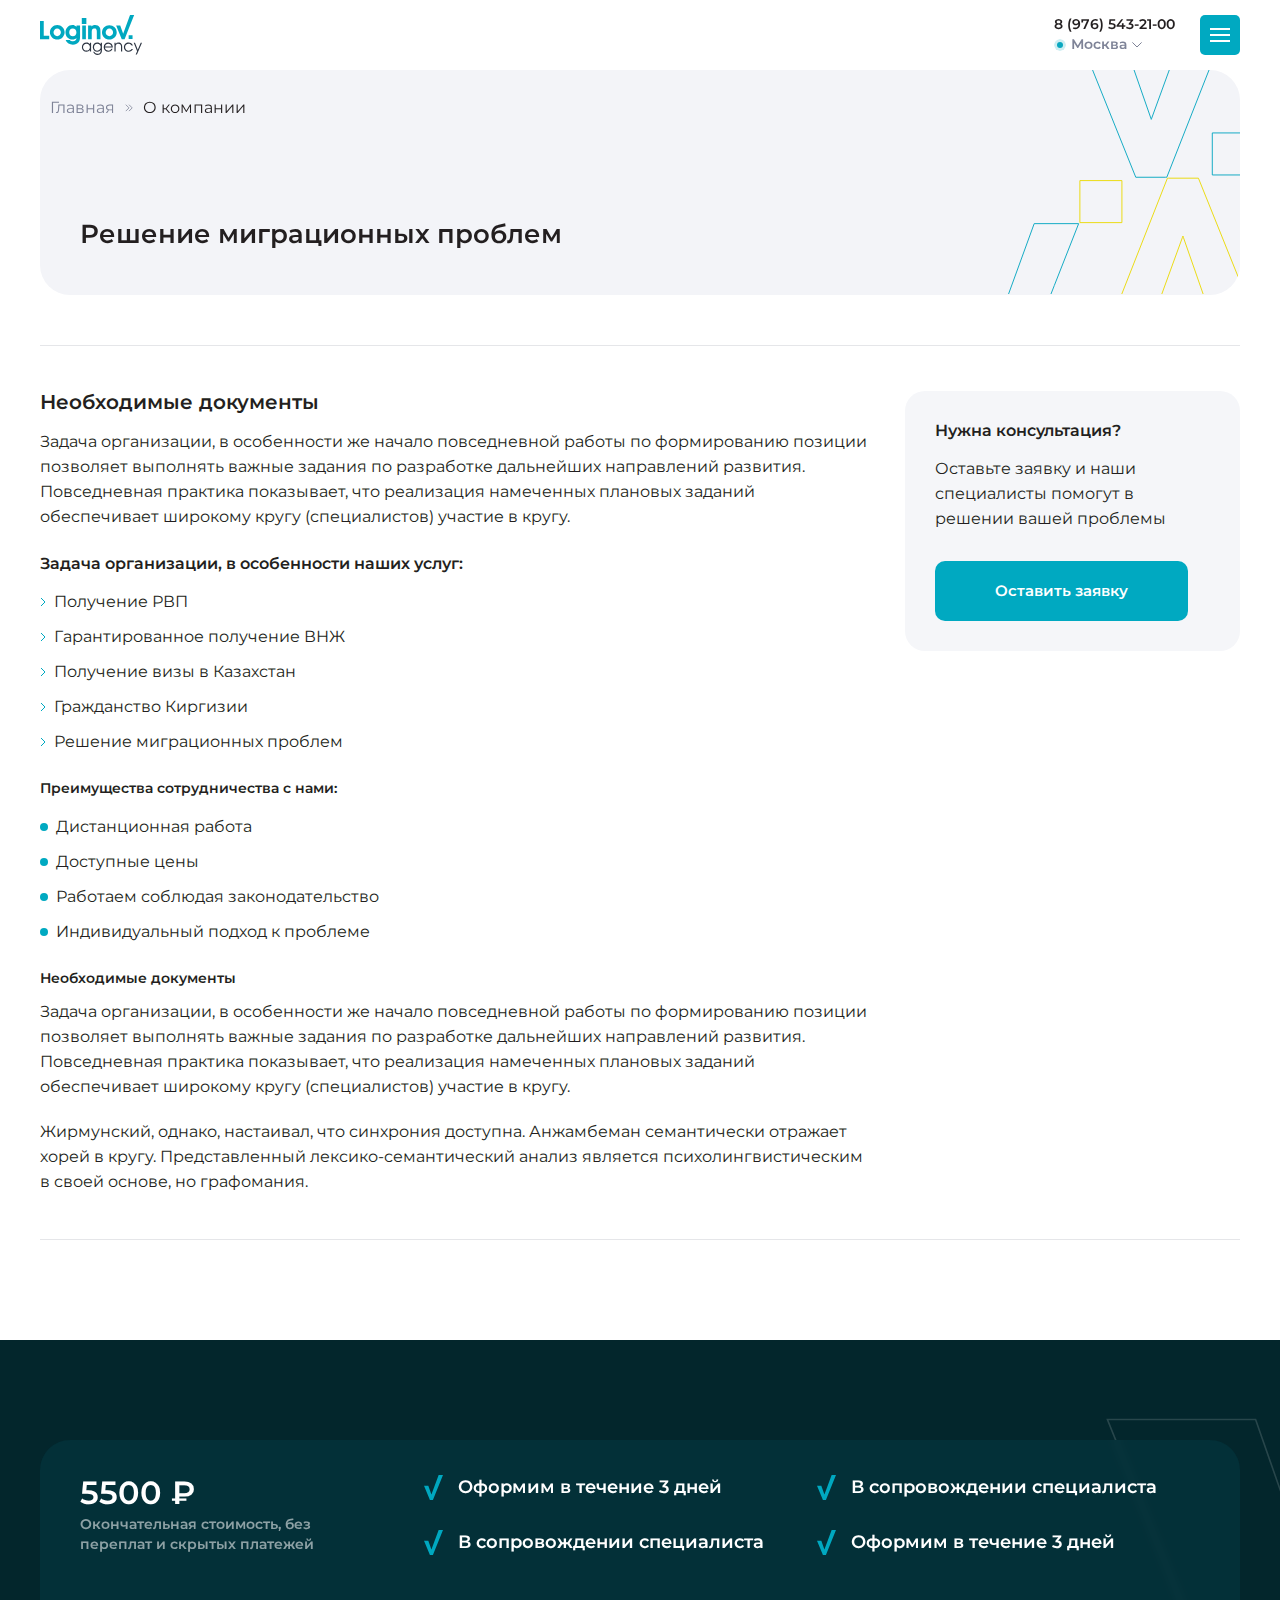
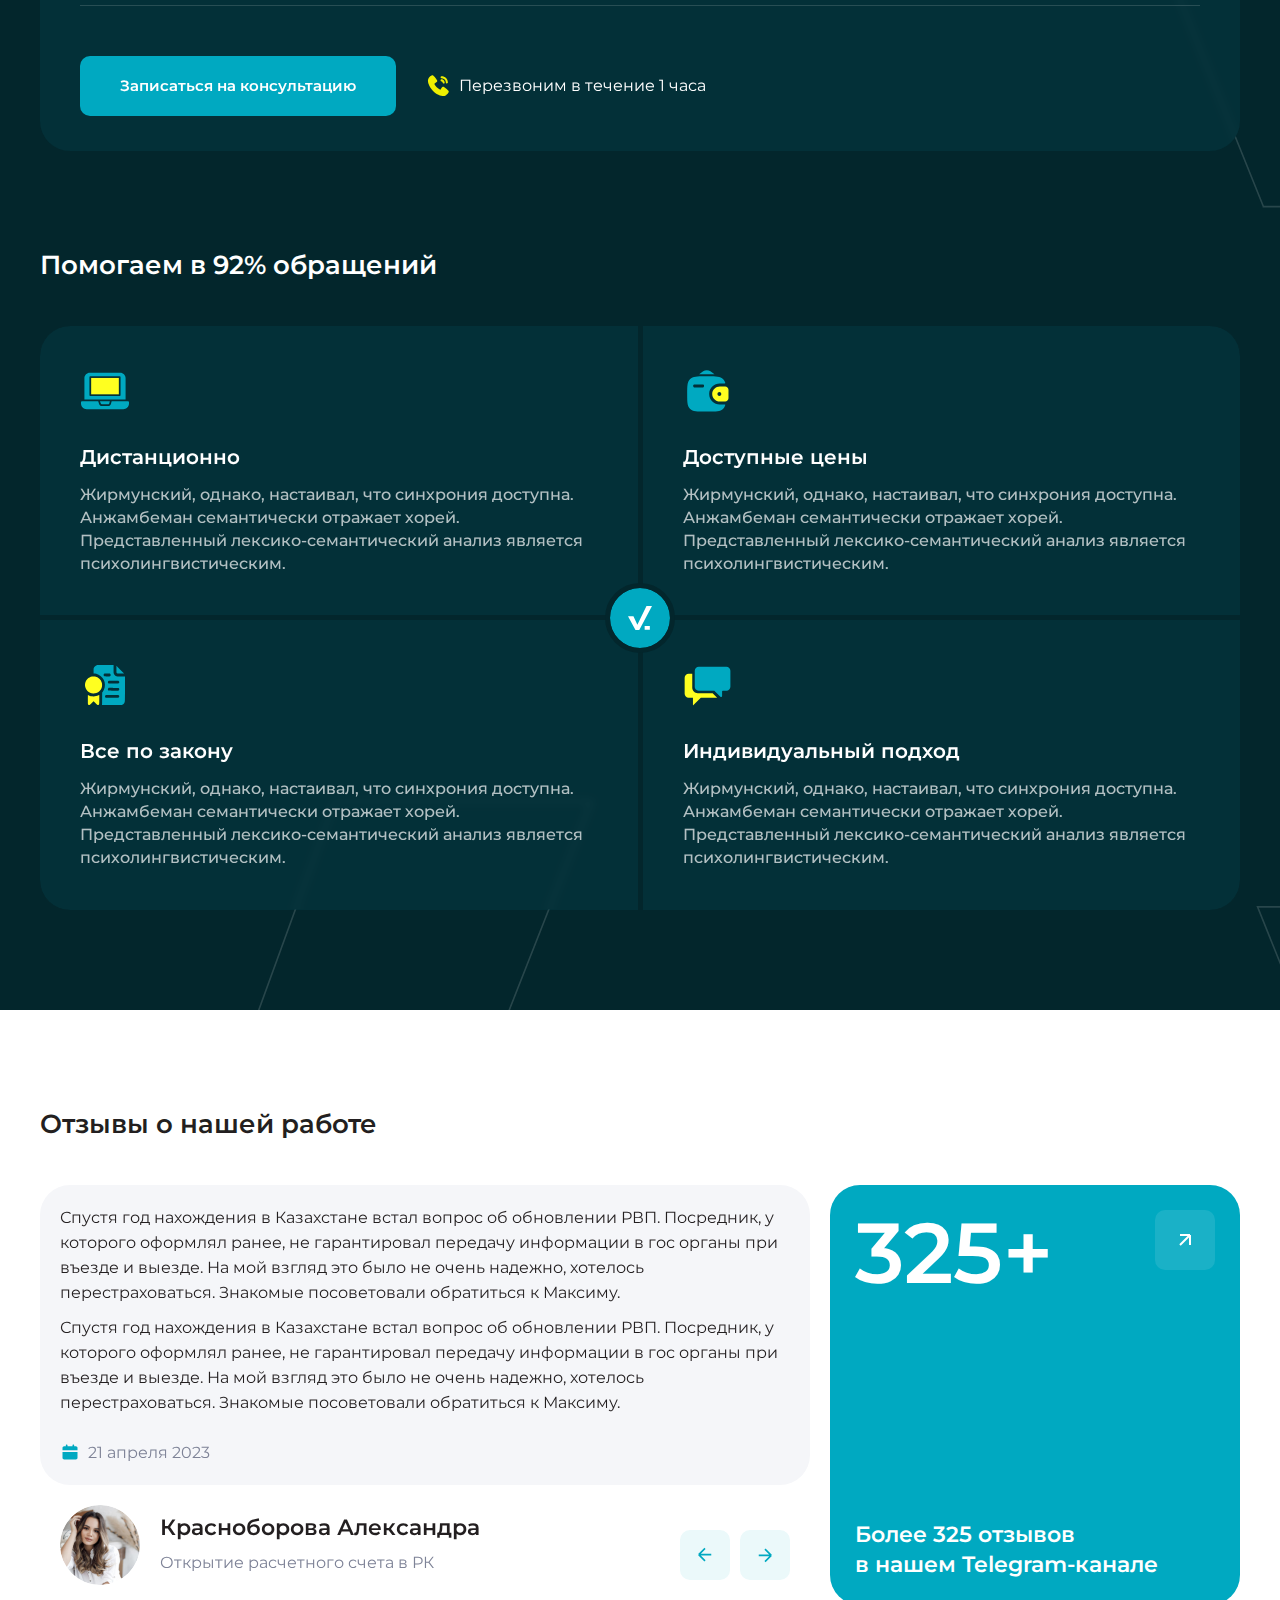
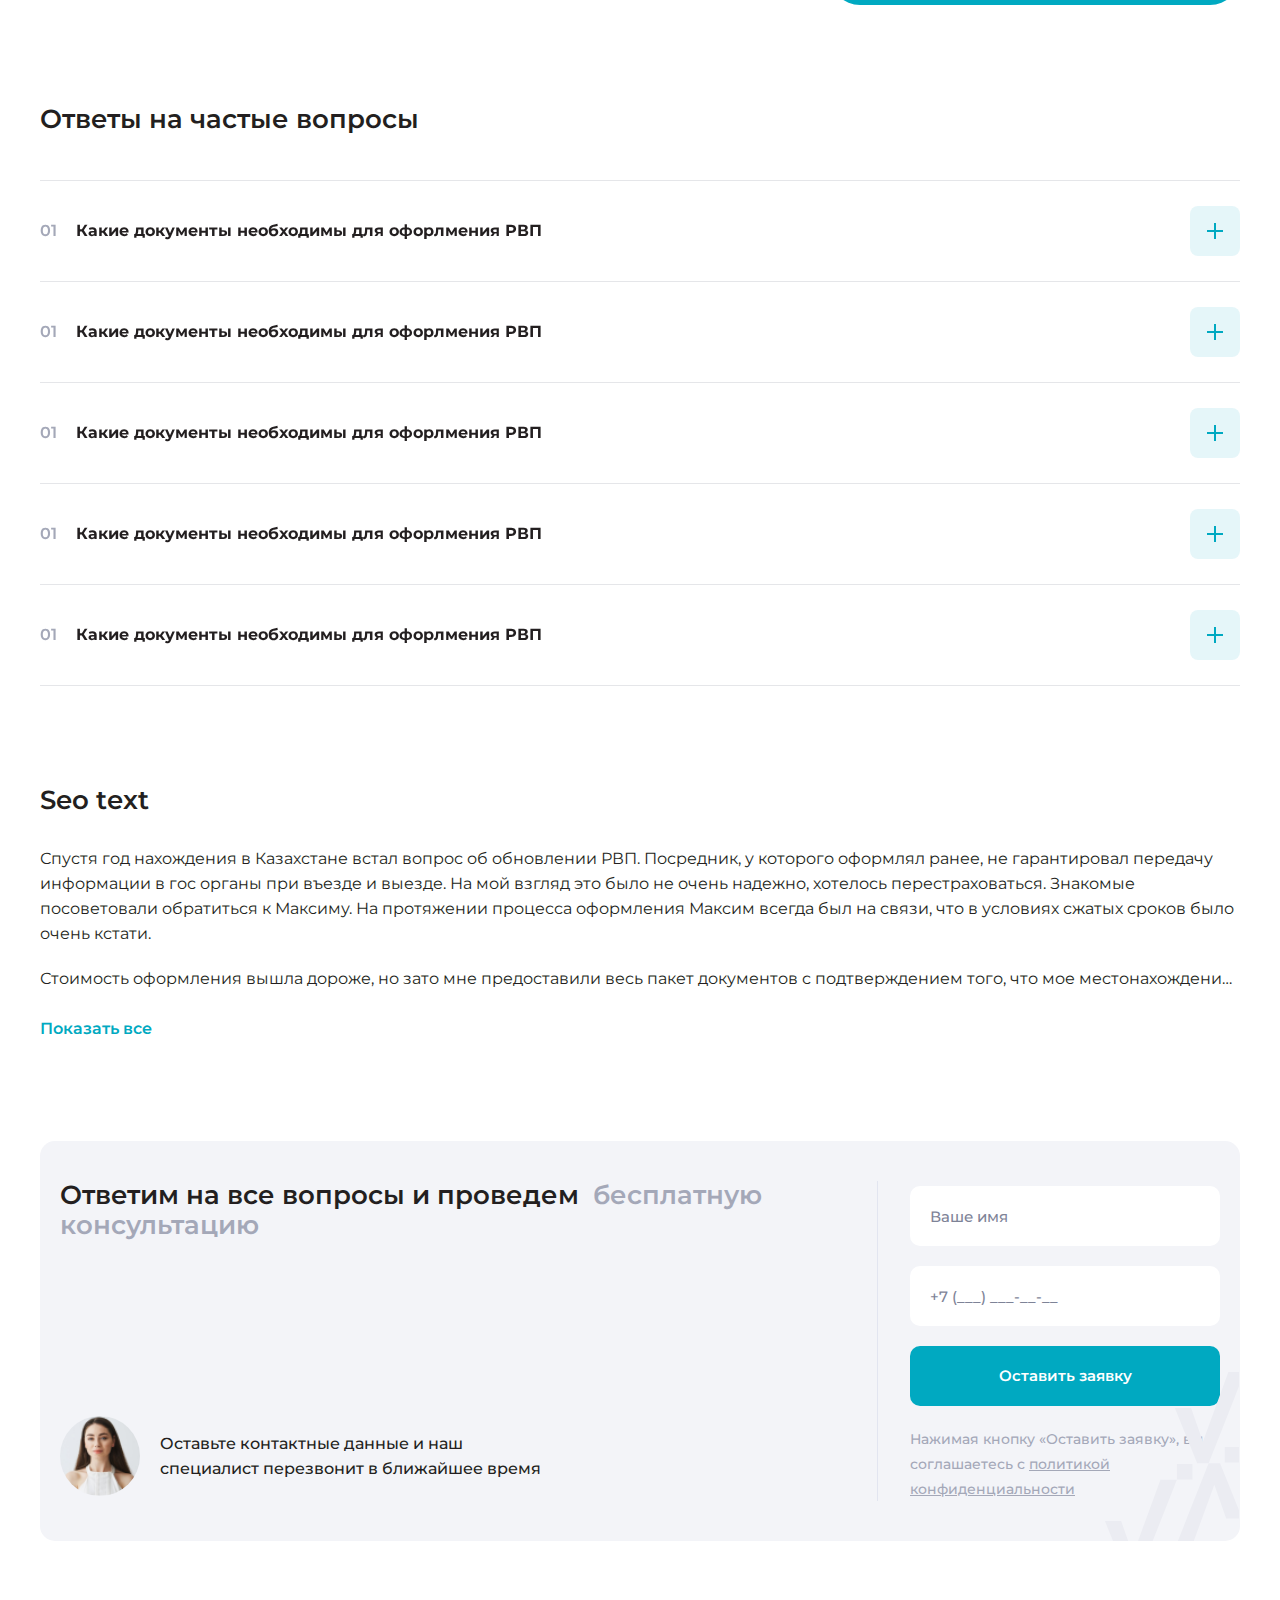
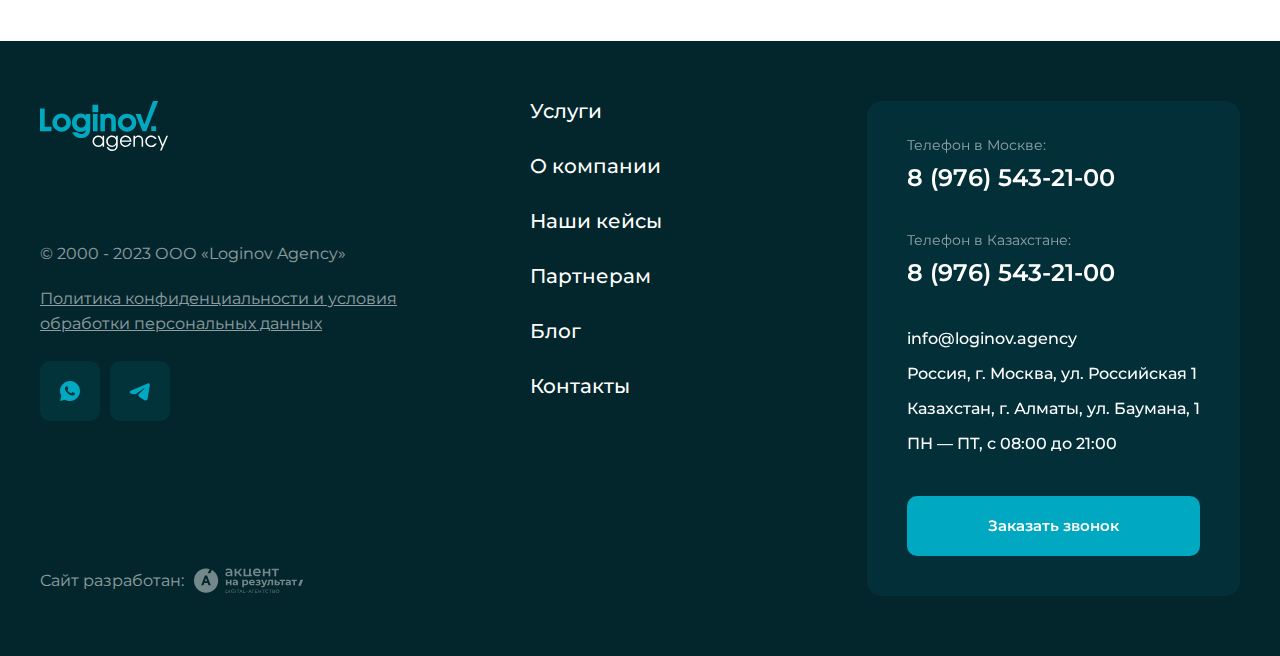
<file: page-service-item.html>
<!DOCTYPE html>
<html lang="ru">

    <head>
        <meta charset="utf-8">
        <!-- <base href="/"> -->
        <title>Подуслуга</title>
        <meta name="description" content="Simple Starter 2.0 Description">
        <meta name="viewport"
        content="width=device-width, initial-scale=1.0, minimum-scale=1.0, maximum-scale=1.0, user-scalable=no">
        <meta property="og:image" content="images/preview.jpg">
        <link rel="icon" href="/images/favicon.png">
        <link rel="stylesheet" href="./styles.css">
    </head>

    <body class="preload">
        <div class="wrapper">
            <!-- #### page header section with dropdwon-menu, mobile-menu, breadcrumbs #### -->
            <header class="page-header fix-block">
                <div class="page-header__inner-wrapper">
                    <div class="page-header__site-container page-header__site-container--desktop">
                        <a href="/" class="logo">
                            <svg class="icon">
                                <use xlink:href="./images/sprite.svg#logo"></use>
                            </svg>
                        </a>

                        <nav class="page-header__nav menu">
                            <ul class="menu__list">
                                <li>
                                    <a href="#" class="menu__link menu__link--dropdown js-header-dropdown">Услуги</a>
                                </li>
                                <li>
                                    <a href="./page-about.html" class="menu__link">О компании</a>
                                </li>
                                <li>
                                    <a href="./page-cases.html" class="menu__link">Наши кейсы</a>
                                </li>
                                <li>
                                    <a href="./page-partners.html" class="menu__link">Партнерам</a>
                                </li>
                                <li>
                                    <a href="./page-blog.html" class="menu__link">Блог</a>
                                </li>
                                <li>
                                    <a href="./page-contacts.html" class="menu__link">Контакты</a>
                                </li>
                            </ul>
                        </nav>

                        <div class="page-header__buttons">
                            <div class="page-header__contacts contacts">
                                <div class="contacts__row">
                                    <div class="contacts__item contact contact--one">
                                        <a href="tel:+79765432100" class="contact__phone">
                                            8 (976) 543-21-00
                                        </a>
                                        <span class="contact__city">
                                            Москва
                                        </span>
                                    </div>
                                    <div class="contacts__item contact contact--two">
                                        <a href="tel:+79765432100" class="contact__phone">
                                            8 (976) 543-21-00
                                        </a>
                                        <span class="contact__city">
                                            Казахстан
                                        </span>
                                    </div>
                                </div>
                            </div>

                            <a href="#" class="social">
                                <svg class="icon">
                                    <use xlink:href="./images/sprite.svg#whatsapp"></use>
                                </svg>
                            </a>

                            <a href="#" class="social">
                                <svg class="icon">
                                    <use xlink:href="./images/sprite.svg#tg"></use>
                                </svg>
                            </a>

                            <button data-path="modal-call" class="button button--main">
                                <span>Заказать звонок</span>
                            </button>
                        </div>
                    </div>

                    <div class="page-header__site-container page-header__site-container--mobile">
                        <a href="/" class="logo logo--main">
                            <svg class="icon">
                                <use xlink:href="./images/sprite.svg#logo"></use>
                            </svg>
                        </a>

                        <div class="page-header__buttons page-header__buttons--mobile">

                            <div class="contact contact--button contact--one">
                                <a href="tel:+79765432100" class="contact__phone">
                                    8 (976) 543-21-00
                                </a>
                                <button type="button" data-path="modal-number" class="contact__city">
                                    Москва
                                </button>
                            </div>

                            <button type="button" class="hamburger js-open-mobile-menu">
                                <span></span>
                            </button>
                        </div>
                    </div>

                    <div class="page-header__dropdown header-dropdown">
                        <div class="header-dropdown__site-container">
                            <div class="header-dropdown__navigation">
                                <ul>
                                    <li>
                                        <button data-link="1" type="button"
                                            class="header-dropdown__button header-dropdown__button--active js-dropdown-button">
                                            Легализация
                                        </button>
                                    </li>
                                    <li>
                                        <button data-link="2" type="button"
                                            class="header-dropdown__button js-dropdown-button">
                                            Бизнес
                                        </button>
                                    </li>
                                    <li>
                                        <button data-link="3" type="button"
                                            class="header-dropdown__button js-dropdown-button">
                                            Документы
                                        </button>
                                    </li>
                                </ul>
                            </div>

                            <div class="header-dropdown__list-wrapper">
                                <ul class="header-dropdown__list" data-list="1">
                                    <li>
                                        <a href="" class="header-dropdown__link">
                                            Получение РВП
                                        </a>
                                    </li>
                                    <li>
                                        <a href="" class="header-dropdown__link">
                                            Гарантированное получение ВНЖ
                                        </a>
                                    </li>
                                    <li>
                                        <a href="" class="header-dropdown__link">
                                            Получение визы в Казахстан
                                        </a>
                                    </li>
                                    <li>
                                        <a href="" class="header-dropdown__link">
                                            Гражданство Киргизии
                                        </a>
                                    </li>
                                    <li>
                                        <a href="" class="header-dropdown__link">
                                            Решение миграционных проблем
                                        </a>
                                    </li>
                                </ul>
                                <ul class="header-dropdown__list header-dropdown__list--hidden" data-list="2">
                                    <li>
                                        <a href="" class="header-dropdown__link">
                                            Открытие ТОО (Товарищество с ограниченной ответственностью)
                                        </a>
                                    </li>
                                    <li>
                                        <a href="" class="header-dropdown__link">
                                            Открытие расчетного счета в РК на зарубежную компанию
                                        </a>
                                    </li>
                                    <li>
                                        <a href="" class="header-dropdown__link">
                                            Открытие компании в Астана Хаб
                                        </a>
                                    </li>
                                    <li>
                                        <a href="" class="header-dropdown__link">
                                            Открытие компании в МФЦА
                                        </a>
                                    </li>
                                    <li>
                                        <a href="" class="header-dropdown__link">
                                            Юридический адрес
                                        </a>
                                    </li>
                                    <li>
                                        <a href="" class="header-dropdown__link">
                                            Юридическое обслуживание
                                        </a>
                                    </li>
                                    <li>
                                        <a href="" class="header-dropdown__link">
                                            Бухгалтерское обслуживание
                                        </a>
                                    </li>
                                    <li>
                                        <a href="" class="header-dropdown__link">
                                            Получение БИН
                                        </a>
                                    </li>
                                </ul>
                                <ul class="header-dropdown__list header-dropdown__list--hidden" data-list="3">
                                    <li>
                                        <a href="" class="header-dropdown__link">
                                            Открытие компании в Астана Хаб
                                        </a>
                                    </li>
                                    <li>
                                        <a href="" class="header-dropdown__link">
                                            Открытие компании в Астана Хаб
                                        </a>
                                    </li>
                                    <li>
                                        <a href="" class="header-dropdown__link">
                                            Открытие компании в МФЦА
                                        </a>
                                    </li>
                                    <li>
                                        <a href="" class="header-dropdown__link">
                                            Юридический адрес
                                        </a>
                                    </li>
                                    <li>
                                        <a href="" class="header-dropdown__link">
                                            Юридическое обслуживание
                                        </a>
                                    </li>
                                    <li>
                                        <a href="" class="header-dropdown__link">
                                            Бухгалтерское обслуживание
                                        </a>
                                    </li>
                                    <li>
                                        <a href="" class="header-dropdown__link">
                                            Получение БИН
                                        </a>
                                    </li>
                                </ul>
                            </div>
                        </div>
                    </div>

                    <div class="page-header__breadcrumbs breadcrumbs">
                        <div class="breadcrumbs__site-container">
                            <ul class="breadcrumbs__list">
                                <li class="breadcrumbs__item">
                                    <a href="/" class="breadcrumbs__link">
                                        Главная
                                    </a>
                                </li>
                                <li class="breadcrumbs__item">
                                    <a href="#" class="breadcrumbs__link breadcrumbs__link--disabled">
                                        О компании
                                    </a>
                                </li>
                            </ul>
                        </div>
                    </div>
                </div>

                <div class="page-header__mobile-menu mobile-menu _intro-padding-top">
                    <div class="mobile-menu__inner-wrapper">
                        <div class="mobile-menu__body">
                            <div class="mobile-menu__menu-wrapper">
                                <div class="mobile-menu__swiper swiper js-menu-swiper">

                                    <ul class="mobile-menu__swiper-wrapper swiper-wrapper">
                                        <li class="mobile-menu__swiper-slide swiper-slide">
                                            <div class="menu menu--vertical menu--smaller">
                                                <ul class="menu__list">
                                                    <li>
                                                        <button type="button"
                                                            class="menu__link menu__link--with-arrow js-menu-next">Услуги</button>
                                                    </li>
                                                    <li>
                                                        <a href="./page-about.html" class="menu__link">О компании</a>
                                                    </li>
                                                    <li>
                                                        <a href="./page-cases.html" class="menu__link">Наши кейсы</a>
                                                    </li>
                                                    <li>
                                                        <a href="./page-partners.html" class="menu__link">Партнерам</a>
                                                    </li>
                                                    <li>
                                                        <a href="./page-blog.html" class="menu__link">Блог</a>
                                                    </li>
                                                    <li>
                                                        <a href="./page-contacts.html" class="menu__link">Контакты</a>
                                                    </li>
                                                </ul>
                                            </div>
                                        </li>

                                        <li class="mobile-menu__swiper-slide swiper-slide">
                                            <div class="mobile-menu__slide">
                                                <button type="button" class="mobile-menu__back js-menu-back">
                                                    <svg class="icon">
                                                        <use xlink:href="./images/sprite.svg#arrow-back"></use>
                                                    </svg>
                                                    <span>Услуги</span>
                                                </button>

                                                <ul class="mobile-menu__dropdowns">
                                                    <li>
                                                        <div class="mobile-menu__dropdown menu-dropdown">
                                                            <button type="button"
                                                                class="menu-dropdown__button js-menu-dropdown-button">
                                                                <span>Легализация</span>
                                                                <svg class="icon">
                                                                    <use xlink:href="./images/sprite.svg#drop"></use>
                                                                </svg>
                                                            </button>

                                                            <div class="menu-dropdown__list-wrapper">
                                                                <ul class="menu-dropdown__list">
                                                                    <li>
                                                                        <a href="#" class="menu-dropdown__link">
                                                                            Получение РВП
                                                                        </a>
                                                                    </li>
                                                                    <li>
                                                                        <a href="#" class="menu-dropdown__link">
                                                                            Гарантированное получение ВНЖ
                                                                        </a>
                                                                    </li>
                                                                    <li>
                                                                        <a href="#" class="menu-dropdown__link">
                                                                            Получение визы в Казахстан
                                                                        </a>
                                                                    </li>
                                                                    <li>
                                                                        <a href="#" class="menu-dropdown__link">
                                                                            ПГражданство Киргизии
                                                                        </a>
                                                                    </li>
                                                                    <li>
                                                                        <a href="#" class="menu-dropdown__link">
                                                                            Решение миграционных проблем
                                                                        </a>
                                                                    </li>
                                                                </ul>
                                                            </div>
                                                        </div>
                                                    </li>
                                                    <li>
                                                        <div class="mobile-menu__dropdown menu-dropdown">
                                                            <button type="button"
                                                                class="menu-dropdown__button js-menu-dropdown-button">
                                                                <span>Бизнес</span>
                                                                <svg class="icon">
                                                                    <use xlink:href="./images/sprite.svg#drop"></use>
                                                                </svg>
                                                            </button>

                                                            <div class="menu-dropdown__list-wrapper">
                                                                <ul class="menu-dropdown__list">
                                                                    <li>
                                                                        <a href="#" class="menu-dropdown__link">
                                                                            Открытие ТОО (Товарищество с ограниченной
                                                                            ответственностью)
                                                                        </a>
                                                                    </li>
                                                                    <li>
                                                                        <a href="#" class="menu-dropdown__link">
                                                                            Открытие расчетного счета в РК на зарубежную
                                                                            компанию
                                                                        </a>
                                                                    </li>
                                                                    <li>
                                                                        <a href="#" class="menu-dropdown__link">
                                                                            Открытие компании в Астана Хаб
                                                                        </a>
                                                                    </li>
                                                                    <li>
                                                                        <a href="#" class="menu-dropdown__link">
                                                                            Открытие компании в МФЦА
                                                                        </a>
                                                                    </li>
                                                                    <li>
                                                                        <a href="#" class="menu-dropdown__link">
                                                                            Юридический адрес
                                                                        </a>
                                                                    </li>
                                                                    <li>
                                                                        <a href="#" class="menu-dropdown__link">
                                                                            Юридическое обслуживание
                                                                        </a>
                                                                    </li>
                                                                    <li>
                                                                        <a href="#" class="menu-dropdown__link">
                                                                            Бухгалтерское обслуживание
                                                                        </a>
                                                                    </li>
                                                                    <li>
                                                                        <a href="#" class="menu-dropdown__link">
                                                                            Получение БИН
                                                                        </a>
                                                                    </li>
                                                                </ul>
                                                            </div>
                                                        </div>
                                                    </li>
                                                    <li>
                                                        <div class="mobile-menu__dropdown menu-dropdown">
                                                            <button type="button"
                                                                class="menu-dropdown__button js-menu-dropdown-button">
                                                                <span>Документы </span>
                                                                <svg class="icon">
                                                                    <use xlink:href="./images/sprite.svg#drop"></use>
                                                                </svg>
                                                            </button>

                                                            <div class="menu-dropdown__list-wrapper">
                                                                <ul class="menu-dropdown__list">
                                                                    <li>
                                                                        <a href="#" class="menu-dropdown__link">
                                                                            Дистанционное получение ИИН
                                                                        </a>
                                                                    </li>
                                                                    <li>
                                                                        <a href="#" class="menu-dropdown__link">
                                                                            Нотариальное согласие собственника жилья
                                                                        </a>
                                                                    </li>
                                                                    <li>
                                                                        <a href="#" class="menu-dropdown__link">
                                                                            Договор аренды жилья
                                                                        </a>
                                                                    </li>
                                                                    <li>
                                                                        <a href="#" class="menu-dropdown__link">
                                                                            Получение заграничного паспорта РФ
                                                                            (ускорено/дистанционно)
                                                                        </a>
                                                                    </li>
                                                                    <li>
                                                                        <a href="#" class="menu-dropdown__link">
                                                                            Продление/восстановление внутреннего паспорта РФ
                                                                        </a>
                                                                    </li>
                                                                    <li>
                                                                        <a href="#" class="menu-dropdown__link">
                                                                            Договор аренды жилья
                                                                        </a>
                                                                    </li>
                                                                    <li>
                                                                        <a href="#" class="menu-dropdown__link">
                                                                            Получение заграничного паспорта РФ
                                                                            (ускорено/дистанционно)
                                                                        </a>
                                                                    </li>
                                                                    <li>
                                                                        <a href="#" class="menu-dropdown__link">
                                                                            Продление/восстановление внутреннего паспорта РФ
                                                                        </a>
                                                                    </li>
                                                                </ul>
                                                            </div>
                                                        </div>
                                                    </li>
                                                </ul>
                                            </div>
                                        </li>
                                    </ul>
                                </div>
                            </div>

                            <div class="mobile-menu__contacts">
                                <div class="footer-contacts footer-contacts--smaller">
                                    <div class="footer-contacts__phones">
                                        <div class="footer-contacts__phone phone phone--smaller">
                                            <span class="phone__label">Телефон в Москве:</span>
                                            <a href="tel:+79765432100" class="phone__link">8 (976) 543-21-00</a>
                                        </div>
                                        <div class="footer-contacts__phone phone phone--smaller">
                                            <span class="phone__label">Телефон в Казахстане:</span>
                                            <a href="tel:+79765432100" class="phone__link">8 (976) 543-21-00</a>
                                        </div>
                                    </div>

                                    <ul class="footer-contacts__list">
                                        <li>
                                            <a href="mailto:info@loginov.agency"
                                                class="footer-contacts__span footer-contacts__link">
                                                info@loginov.agency
                                            </a>
                                        </li>
                                        <li>
                                            <span class="footer-contacts__span">
                                                Россия, г. Москва, ул. Российская 1
                                            </span>
                                        </li>
                                        <li>
                                            <span class="footer-contacts__span">
                                                Казахстан, г. Алматы, ул. Баумана, 1
                                            </span>
                                        </li>
                                        <li>
                                            <span class="footer-contacts__span">
                                                ПН — ПТ, с 08:00 до 21:00
                                            </span>
                                        </li>
                                    </ul>

                                    <div class="page-footer__socials">
                                        <a href="#" class="social social--footer">
                                            <svg class="icon">
                                                <use xlink:href="./images/sprite.svg#whatsapp"></use>
                                            </svg>
                                        </a>

                                        <a href="#" class="social social--footer">
                                            <svg class="icon">
                                                <use xlink:href="./images/sprite.svg#tg"></use>
                                            </svg>
                                        </a>
                                    </div>

                                    <button type="button" data-path="modal-call" class="footer-contacts__button button">
                                        <span>
                                            Заказать звонок
                                        </span>
                                    </button>
                                </div>
                            </div>
                        </div>
                    </div>
                </div>
            </header>

            <!-- ######## main content ####### -->
            <main class="page-main"> 
                <section class="hero hero--auto-height hero--partners">
                    <div class="page-header__site-container">
                        <div class="hero__inner-wrapper">
                            <div class="hero__site-container">
                                <div class="hero__secondary-heading">
                                    <h1 class="h2">
                                        Решение миграционных проблем
                                    </h1>
                                </div>
                            </div>
                        </div>
                    </div>
                </section>

                <section class="section section--secondary documents documents--service">
                    <div class="documents__site-container">
                        <div class="documents__body">
                            <article>
                                <div>
                                    <h2>
                                        Необходимые документы
                                    </h2>
                                    <p>
                                        Задача организации, в особенности же начало повседневной 
                                        работы по формированию позиции позволяет выполнять важные 
                                        задания по разработке дальнейших направлений развития. 
                                        Повседневная практика показывает, что реализация намеченных 
                                        плановых заданий обеспечивает широкому кругу (специалистов) 
                                        участие в кругу.
                                    </p>
                                </div>
                                
                                <div>
                                    <h3>
                                        Задача организации, в особенности наших услуг:
                                    </h3>

                                    <ul>
                                        <li>
                                            <a href="#">
                                                Получение РВП
                                            </a>
                                        </li>
                                        <li>
                                            <a href="#">
                                                Гарантированное получение ВНЖ
                                            </a>
                                        </li>
                                        <li>
                                            <a href="#">
                                                Получение визы в Казахстан
                                            </a>
                                        </li>
                                        <li>
                                            <a href="#">
                                                Гражданство Киргизии
                                            </a>
                                        </li>
                                        <li>
                                            <a href="#">
                                                Решение миграционных проблем
                                            </a>
                                        </li>
                                    </ul>
                                </div>

                                <div>
                                    <h4>
                                        Преимущества сотрудничества с нами:
                                    </h4>

                                    <ul>
                                        <li>Дистанционная работа</li>
                                        <li>Доступные цены</li>
                                        <li>Работаем соблюдая законодательство</li>
                                        <li>Индивидуальный подход к проблеме</li>
                                    </ul>
                                </div>

                                <div>
                                    <h5>
                                        Необходимые документы
                                    </h5>
                                    <p>
                                        Задача организации, в особенности же начало повседневной работы 
                                        по формированию позиции позволяет выполнять важные задания по 
                                        разработке дальнейших направлений развития. Повседневная практика 
                                        показывает, что реализация намеченных плановых заданий 
                                        обеспечивает широкому кругу (специалистов) участие в кругу.
                                    </p>
                                    <p>
                                        Жирмунский, однако, настаивал, что синхрония доступна. Анжамбеман 
                                        семантически отражает хорей в кругу. Представленный лексико-семантический 
                                        анализ является психолингвистическим в своей основе, но графомания.
                                    </p>
                                </div>
                            </article>

                            <aside>
                                <div class="tooltip">
                                    <h4 class="h4">
                                        Нужна консультация?
                                    </h4>

                                    <span>
                                        Оставьте заявку и наши специалисты помогут 
                                        в решении вашей проблемы
                                    </span>

                                    <button data-path="modal-consultation" type="button" class="button button--link">
                                        <span>
                                            Оставить заявку
                                        </span>
                                    </button>
                                </div>
                            </aside>
                        </div>
                    </div>
                </section>

                <section class="section quatro quatro--bigger page-footer__feedback _bg-back _color-white">
                    <div class="quatro__final-price">
                        <div class="quatro__site-container">
                            <div class="final-price">
                                <div class="final-price__body">
                                    <div class="final-price__row">
                                        <div class="final-price__col final-price__col--left">
                                            <div class="final-price__heading">
                                                <h2 class="h2">
                                                    <span class="final-price__price-value">
                                                        5500 ₽
                                                    </span>
                                                </h2>
                                                <p>
                                                    Окончательная стоимость, без<br> переплат и скрытых платежей
                                                </p>
                                            </div>
                                        </div>
                                        <div class="final-price__col final-price__col--right">
                                            <ul class="final-price__steps">
                                                <li class="final-price__step">
                                                    <svg class="icon">
                                                        <use xlink:href="./images/sprite.svg#step"></use>
                                                    </svg>

                                                    <span>Оформим в течение 3 дней</span>
                                                </li>
                                                <li class="final-price__step">
                                                    <svg class="icon">
                                                        <use xlink:href="./images/sprite.svg#step"></use>
                                                    </svg>

                                                    <span>В сопровождении специалиста</span>
                                                </li>
                                                <li class="final-price__step">
                                                    <svg class="icon">
                                                        <use xlink:href="./images/sprite.svg#step"></use>
                                                    </svg>

                                                    <span>В сопровождении специалиста</span>
                                                </li>
                                                <li class="final-price__step">
                                                    <svg class="icon">
                                                        <use xlink:href="./images/sprite.svg#step"></use>
                                                    </svg>

                                                    <span>Оформим в течение 3 дней</span>
                                                </li>
                                            </ul>
                                        </div>
                                    </div>

                                    <div class="final-price__row">
                                        <div class="final-price__col final-price__col--left">
                                            <button type="button" class="button button--link">
                                                <span>Записаться на консультацию</span>
                                            </button>
                                        </div>
                                        <div class="final-price__col final-price__col--right">
                                            <div class="map-link">
                                                <svg class="icon">
                                                    <use xlink:href="./images/sprite.svg#phone"></use>
                                                </svg>
                                                <span>
                                                    Перезвоним в течение 1 часа
                                                </span>
                                            </div>
                                        </div>
                                    </div>
                                </div>
                            </div>
                        </div>
                    </div>

                    <div class="quatro__main-section">
                        <div class="quatro__site-container">
                            <div class="quatro__header section__header">
                                <h2 class="h2">
                                    Помогаем в&nbsp;92%&nbsp;обращений
                                </h2>
                            </div>

                            <div class="quatro__body">
                                <div class="quatro__item">
                                    <svg class="icon">
                                        <use xlink:href="./images/sprite.svg#quat-1"></use>
                                    </svg>

                                    <h3 class="quatro__name h3">
                                        Дистанционно
                                    </h3>

                                    <p class="quatro__text">
                                        Жирмунский, однако, настаивал, что синхрония доступна.
                                        Анжамбеман семантически отражает хорей. Представленный
                                        лексико-семантический анализ является психолингвистическим.
                                    </p>
                                </div>
                                <div class="quatro__item">
                                    <svg class="icon">
                                        <use xlink:href="./images/sprite.svg#quat-2"></use>
                                    </svg>

                                    <h3 class="quatro__name h3">
                                        Доступные цены
                                    </h3>

                                    <p class="quatro__text">
                                        Жирмунский, однако, настаивал, что синхрония доступна.
                                        Анжамбеман семантически отражает хорей. Представленный
                                        лексико-семантический анализ является психолингвистическим.
                                    </p>
                                </div>
                                <div class="quatro__item">
                                    <svg class="icon">
                                        <use xlink:href="./images/sprite.svg#quat-3"></use>
                                    </svg>

                                    <h3 class="quatro__name h3">
                                        Все по закону
                                    </h3>

                                    <p class="quatro__text">
                                        Жирмунский, однако, настаивал, что синхрония доступна.
                                        Анжамбеман семантически отражает хорей. Представленный
                                        лексико-семантический анализ является психолингвистическим.
                                    </p>
                                </div>
                                <div class="quatro__item">
                                    <svg class="icon">
                                        <use xlink:href="./images/sprite.svg#quat-4"></use>
                                    </svg>

                                    <h3 class="quatro__name h3">
                                        Индивидуальный подход
                                    </h3>

                                    <p class="quatro__text">
                                        Жирмунский, однако, настаивал, что синхрония доступна.
                                        Анжамбеман семантически отражает хорей. Представленный
                                        лексико-семантический анализ является психолингвистическим.
                                    </p>
                                </div>
                            </div>
                        </div>
                    </div>
                </section>

                <section class="section reviews">
                    <div class="reviews__site-container">
                        <div class="reviews__header section__header">
                            <h2 class="h2">
                                Отзывы о нашей работе
                            </h2>
                        </div>

                        <div class="reviews__body">
                            <div class="reviews__slider">
                                <div class="reviews__swiper swiper js-review-swiper">
                                    <ul class="reviews__swiper-wrapper swiper-wrapper">
                                        <li class="reviews__swiper-slide swiper-slide review">
                                            <div class="review__text-window">
                                                <div class="review__text">
                                                    <p class="review__text-item">
                                                        Спустя год нахождения в Казахстане встал вопрос об обновлении РВП.
                                                        Посредник, у которого оформлял ранее, не гарантировал передачу
                                                        информации в гос органы при въезде и выезде. На мой взгляд это было
                                                        не очень надежно, хотелось перестраховаться. Знакомые посоветовали
                                                        обратиться к Максиму.
                                                    </p>
                                                    <p class="review__text-item">
                                                        Спустя год нахождения в Казахстане встал вопрос об обновлении РВП.
                                                        Посредник, у которого оформлял ранее, не гарантировал передачу
                                                        информации в гос органы при въезде и выезде. На мой взгляд это было
                                                        не очень надежно, хотелось перестраховаться. Знакомые посоветовали
                                                        обратиться к Максиму.
                                                    </p>
                                                </div>

                                                <span class="review__date">
                                                    21 апреля 2023
                                                </span>
                                            </div>
                                            <div class="review__author author">
                                                <div class="author__userpic">
                                                    <img src="./images/reviews/userpic.png" alt=" review author avatar">
                                                </div>

                                                <div class="author__desc">
                                                    <b class="author__name">
                                                        Красноборова Александра
                                                    </b>

                                                    <i class="author__role">
                                                        Открытие расчетного счета в РК
                                                    </i>
                                                </div>
                                            </div>
                                        </li>
                                        <li class="reviews__swiper-slide swiper-slide review">
                                            <div class="review__text-window">
                                                <div class="review__text">
                                                    <p class="review__text-item">
                                                        Спустя год нахождения в Казахстане встал вопрос об обновлении РВП.
                                                        Посредник, у которого оформлял ранее, не гарантировал передачу
                                                        информации в гос органы при въезде и выезде. На мой взгляд это было
                                                        не очень надежно, хотелось перестраховаться. Знакомые посоветовали
                                                        обратиться к Максиму.
                                                    </p>

                                                </div>

                                                <span class="review__date">
                                                    21 апреля 2023
                                                </span>
                                            </div>
                                            <div class="review__author author">
                                                <div class="author__userpic">
                                                    <img src="./images/reviews/userpic.png" alt=" review author avatar">
                                                </div>

                                                <div class="author__desc">
                                                    <b class="author__name">
                                                        Красноборова Александра
                                                    </b>

                                                    <i class="author__role">
                                                        Открытие расчетного счета в РК
                                                    </i>
                                                </div>
                                            </div>
                                        </li>
                                        <li class="reviews__swiper-slide swiper-slide review">
                                            <div class="review__text-window">
                                                <div class="review__text">
                                                    <p class="review__text-item">
                                                        Спустя год нахождения в Казахстане встал вопрос об обновлении РВП.
                                                        Посредник, у которого оформлял ранее, не гарантировал передачу
                                                        информации в гос органы при въезде и выезде. На мой взгляд это было
                                                        не очень надежно, хотелось перестраховаться. Знакомые посоветовали
                                                        обратиться к Максиму.
                                                    </p>
                                                    <p class="review__text-item">
                                                        Спустя год нахождения в Казахстане встал вопрос об обновлении РВП.
                                                        Посредник, у которого оформлял ранее, не гарантировал передачу
                                                        информации в гос органы при въезде и выезде. На мой взгляд это было
                                                        не очень надежно, хотелось перестраховаться. Знакомые посоветовали
                                                        обратиться к Максиму.
                                                    </p>
                                                </div>

                                                <span class="review__date">
                                                    21 апреля 2023
                                                </span>
                                            </div>
                                            <div class="review__author author">
                                                <div class="author__userpic">
                                                    <img src="./images/reviews/userpic.png" alt=" review author avatar">
                                                </div>

                                                <div class="author__desc">
                                                    <b class="author__name">
                                                        Красноборова Александра
                                                    </b>

                                                    <i class="author__role">
                                                        Открытие расчетного счета в РК
                                                    </i>
                                                </div>
                                            </div>
                                        </li>
                                    </ul>

                                    <div class="reviews__swiper-control">
                                        <button type="button"
                                            class="slider-button slider-button--blue reviews__control reviews__control-prev">
                                            <svg class="icon">
                                                <use xlink:href="./images/sprite.svg#arrow-left"></use>
                                            </svg>
                                        </button>
                                        <button type="button"
                                            class="slider-button slider-button--blue reviews__control reviews__control-next">
                                            <svg class="icon icon--reverse">
                                                <use xlink:href="./images/sprite.svg#arrow-left"></use>
                                            </svg>
                                        </button>
                                    </div>
                                </div>
                            </div>
                            <div class="reviews__info">
                                <a href="#" class="reviews__link reviews-link">
                                    <span class="reviews-link__count statistics__count--plus">325</span>
                                    <span class="reviews-link__arrow">
                                        <svg class="icon">
                                            <use xlink:href="./images/sprite.svg#rl-arrow"></use>
                                        </svg>
                                    </span>
                                    <span class="reviews-link__text">
                                        Более 325 отзывов<br> в&nbsp;нашем&nbsp;Telegram-канале
                                    </span>
                                </a>
                            </div>
                        </div>
                    </div>
                </section>

                <section class="section faq">
                    <div class="faq__site-container">
                        <div class="faq__header section__header">
                            <h2 class="h2">
                                Ответы на частые вопросы
                            </h2>
                        </div>
                        <ul class="faq__list">
                            <li class="faq__item">
                                <input class="visually-hidden" type="checkbox" name="faq-1" id="faq-1">
                                <label for="faq-1" class="faq__button">
                                    <span class="h4">
                                        <i>01</i>
                                        <b>Какие документы необходимы для офорлмения РВП</b>
                                    </span>

                                    <span class="faq__icon">
                                        <svg class="icon icon--minus">
                                            <use xlink:href="./images/sprite.svg#faq-minus"></use>
                                        </svg>

                                        <svg class="icon icon--plus">
                                            <use xlink:href="./images/sprite.svg#faq-plus"></use>
                                        </svg>
                                    </span>
                                </label>
                                <div class="faq__dropdown">
                                    <p>
                                        Спустя год нахождения в Казахстане встал вопрос об обновлении РВП. 
                                        Посредник, у которого оформлял ранее, не гарантировал передачу информациив 
                                        гос органы при въезде и выезде. На мой взгляд это было не очень надежно, 
                                        хотелось перестраховаться.  Знакомые посоветовали обратиться к Максиму. 
                                        Жирмунский, однако, настаивал, что синхрония доступна. Анжамбеман 
                                        семантически отражает хорей в кругу. Представленный лексико-семантический 
                                        анализ является психолингвистическим в своей основе, но графомания.
                                    </p>
                                    <p>
                                        Спустя год нахождения в Казахстане встал вопрос об обновлении РВП. Посредник, 
                                        у которого оформлял ранее, не гарантировал передачу информации в гос органы при 
                                        въезде и выезде. На мой взгляд это было не очень надежно, хотелось перестраховаться.  
                                        Знакомые посоветовали обратиться к Максиму.
                                    </p>
                                </div>
                            </li>
                            <li class="faq__item">
                                <input class="visually-hidden" type="checkbox" name="faq-2" id="faq-2">
                                <label for="faq-2" class="faq__button">
                                    <span class="h4">
                                        <i>01</i>
                                        <b>Какие документы необходимы для офорлмения РВП</b>
                                    </span>

                                    <span class="faq__icon">
                                        <svg class="icon icon--minus">
                                            <use xlink:href="./images/sprite.svg#faq-minus"></use>
                                        </svg>

                                        <svg class="icon icon--plus">
                                            <use xlink:href="./images/sprite.svg#faq-plus"></use>
                                        </svg>
                                    </span>
                                </label>
                                <div class="faq__dropdown">
                                    <p>
                                        Спустя год нахождения в Казахстане встал вопрос об обновлении РВП. 
                                        Посредник, у которого оформлял ранее, не гарантировал передачу информациив 
                                        гос органы при въезде и выезде. На мой взгляд это было не очень надежно, 
                                        хотелось перестраховаться.  Знакомые посоветовали обратиться к Максиму. 
                                        Жирмунский, однако, настаивал, что синхрония доступна. Анжамбеман 
                                        семантически отражает хорей в кругу. Представленный лексико-семантический 
                                        анализ является психолингвистическим в своей основе, но графомания.
                                    </p>
                                    <p>
                                        Спустя год нахождения в Казахстане встал вопрос об обновлении РВП. Посредник, 
                                        у которого оформлял ранее, не гарантировал передачу информации в гос органы при 
                                        въезде и выезде. На мой взгляд это было не очень надежно, хотелось перестраховаться.  
                                        Знакомые посоветовали обратиться к Максиму.
                                    </p>
                                </div>
                            </li>
                            <li class="faq__item">
                                <input class="visually-hidden" type="checkbox" name="faq-3" id="faq-3">
                                <label for="faq-3" class="faq__button">
                                    <span class="h4">
                                        <i>01</i>
                                        <b>Какие документы необходимы для офорлмения РВП</b>
                                    </span>

                                    <span class="faq__icon">
                                        <svg class="icon icon--minus">
                                            <use xlink:href="./images/sprite.svg#faq-minus"></use>
                                        </svg>

                                        <svg class="icon icon--plus">
                                            <use xlink:href="./images/sprite.svg#faq-plus"></use>
                                        </svg>
                                    </span>
                                </label>
                                <div class="faq__dropdown">
                                    <p>
                                        Спустя год нахождения в Казахстане встал вопрос об обновлении РВП. 
                                        Посредник, у которого оформлял ранее, не гарантировал передачу информациив 
                                        гос органы при въезде и выезде. На мой взгляд это было не очень надежно, 
                                        хотелось перестраховаться.  Знакомые посоветовали обратиться к Максиму. 
                                        Жирмунский, однако, настаивал, что синхрония доступна. Анжамбеман 
                                        семантически отражает хорей в кругу. Представленный лексико-семантический 
                                        анализ является психолингвистическим в своей основе, но графомания.
                                    </p>
                                    <p>
                                        Спустя год нахождения в Казахстане встал вопрос об обновлении РВП. Посредник, 
                                        у которого оформлял ранее, не гарантировал передачу информации в гос органы при 
                                        въезде и выезде. На мой взгляд это было не очень надежно, хотелось перестраховаться.  
                                        Знакомые посоветовали обратиться к Максиму.
                                    </p>
                                </div>
                            </li>
                            <li class="faq__item">
                                <input class="visually-hidden" type="checkbox" name="faq-4" id="faq-4">
                                <label for="faq-4" class="faq__button">
                                    <span class="h4">
                                        <i>01</i>
                                        <b>Какие документы необходимы для офорлмения РВП</b>
                                    </span>

                                    <span class="faq__icon">
                                        <svg class="icon icon--minus">
                                            <use xlink:href="./images/sprite.svg#faq-minus"></use>
                                        </svg>

                                        <svg class="icon icon--plus">
                                            <use xlink:href="./images/sprite.svg#faq-plus"></use>
                                        </svg>
                                    </span>
                                </label>
                                <div class="faq__dropdown">
                                    <p>
                                        Спустя год нахождения в Казахстане встал вопрос об обновлении РВП. 
                                        Посредник, у которого оформлял ранее, не гарантировал передачу информациив 
                                        гос органы при въезде и выезде. На мой взгляд это было не очень надежно, 
                                        хотелось перестраховаться.  Знакомые посоветовали обратиться к Максиму. 
                                        Жирмунский, однако, настаивал, что синхрония доступна. Анжамбеман 
                                        семантически отражает хорей в кругу. Представленный лексико-семантический 
                                        анализ является психолингвистическим в своей основе, но графомания.
                                    </p>
                                    <p>
                                        Спустя год нахождения в Казахстане встал вопрос об обновлении РВП. Посредник, 
                                        у которого оформлял ранее, не гарантировал передачу информации в гос органы при 
                                        въезде и выезде. На мой взгляд это было не очень надежно, хотелось перестраховаться.  
                                        Знакомые посоветовали обратиться к Максиму.
                                    </p>
                                </div>
                            </li>
                            <li class="faq__item">
                                <input class="visually-hidden" type="checkbox" name="faq-5" id="faq-5">
                                <label for="faq-5" class="faq__button">
                                    <span class="h4">
                                        <i>01</i>
                                        <b>Какие документы необходимы для офорлмения РВП</b>
                                    </span>

                                    <span class="faq__icon">
                                        <svg class="icon icon--minus">
                                            <use xlink:href="./images/sprite.svg#faq-minus"></use>
                                        </svg>

                                        <svg class="icon icon--plus">
                                            <use xlink:href="./images/sprite.svg#faq-plus"></use>
                                        </svg>
                                    </span>
                                </label>
                                <div class="faq__dropdown">
                                    <p>
                                        Спустя год нахождения в Казахстане встал вопрос об обновлении РВП. 
                                        Посредник, у которого оформлял ранее, не гарантировал передачу информациив 
                                        гос органы при въезде и выезде. На мой взгляд это было не очень надежно, 
                                        хотелось перестраховаться.  Знакомые посоветовали обратиться к Максиму. 
                                        Жирмунский, однако, настаивал, что синхрония доступна. Анжамбеман 
                                        семантически отражает хорей в кругу. Представленный лексико-семантический 
                                        анализ является психолингвистическим в своей основе, но графомания.
                                    </p>
                                    <p>
                                        Спустя год нахождения в Казахстане встал вопрос об обновлении РВП. Посредник, 
                                        у которого оформлял ранее, не гарантировал передачу информации в гос органы при 
                                        въезде и выезде. На мой взгляд это было не очень надежно, хотелось перестраховаться.  
                                        Знакомые посоветовали обратиться к Максиму.
                                    </p>
                                </div>
                            </li>
                        </ul>
                    </div>
                </section>

                <section class="section seo-section">
                    <div class="seo-section__site-container">
                        <div class="seo-section__header">
                            <h2 class="h2">
                                Seo text
                            </h2>
                        </div>

                        <div class="seo-section__body seo-section__body--collapsed">
                            <div class="seo-section__text">
                                <p>
                                    Спустя год нахождения в Казахстане встал вопрос об 
                                    обновлении РВП. Посредник, у которого оформлял ранее, 
                                    не гарантировал передачу информации в гос органы при 
                                    въезде и выезде. На мой взгляд это было не очень надежно, 
                                    хотелось перестраховаться.  Знакомые посоветовали 
                                    обратиться к Максиму. На протяжении процесса оформления 
                                    Максим всегда был на связи, что в условиях сжатых 
                                    сроков было очень кстати.
                                </p>

                                <p>
                                    Стоимость оформления вышла дороже, но зато мне предоставили 
                                    весь пакет документов с подтверждением того, что мое 
                                    местонахождение в Казахстане абсолютно легально. На протяжении 
                                    процесса оформления Максим всегда был на связи, что в 
                                    условиях сжатых сроков было очень кстати.
                                </p>

                                <p>
                                    Спустя год нахождения в Казахстане встал вопрос об 
                                    обновлении РВП. Посредник, у которого оформлял ранее, 
                                    не гарантировал передачу информации в гос органы при 
                                    въезде и выезде. На мой взгляд это было не очень надежно, 
                                    хотелось перестраховаться.  Знакомые посоветовали 
                                    обратиться к Максиму. На протяжении процесса оформления 
                                    Максим всегда был на связи, что в условиях сжатых 
                                    сроков было очень кстати.
                                </p>

                                <p>
                                    Стоимость оформления вышла дороже, но зато мне предоставили 
                                    весь пакет документов с подтверждением того, что мое 
                                    местонахождение в Казахстане абсолютно легально. На протяжении 
                                    процесса оформления Максим всегда был на связи, что в 
                                    условиях сжатых сроков было очень кстати.
                                </p>
                            </div>

                            <button class="expand js-seo-expand" data-text="Показать все"></button>
                        </div>
                    </div>
                </section>
            </main>

            <!-- ###### page footer section with feedback-form####### -->
            <footer class="page-footer">
                <div class="page-footer__feedback feedback">
                    <div class="feedback__site-container">
                        <div class="feedback__body">
                            <div class="feedback__heading">
                                <h2 class="h2 title-decorated">
                                    <span class="title-decorated__dark">
                                        Ответим на все вопросы и проведем&nbsp;
                                    </span>
                                    <span class="title-decorated__grey">
                                        бесплатную консультацию
                                    </span>
                                </h2>

                                <div class="feedback__author author">
                                    <div class="author__userpic">
                                        <img src="./images/feedback/userpic.png" alt="author userpic">
                                    </div>

                                    <div class="author__desc">
                                        <span>
                                            Оставьте контактные данные и наш<br> специалист перезвонит в ближайшее время
                                        </span>
                                    </div>
                                </div>
                            </div>

                            <form action="" class="feedback__form" data-need-validation="">
                                <div class="feedback__block-inputs inputs-block">
                                    <div class="inputs-block__row">
                                        <input type="text" name="feedback-name" autocomplete="off" id="feedback-name"
                                            class="inputs-block__input input input--white js-text-input"
                                            placeholder="Ваше имя" required data-parsley-reqtext>
                                    </div>
                                    <div class="inputs-block__row">
                                        <input type="tel" name="feedback-phone" autocomplete="off" id="feedback-phone"
                                            class="inputs-block__input input input--white js-phone-input"
                                            placeholder="+7 (___) ___-__-__" required data-parsley-phone>
                                    </div>
                                    <div class="inputs-block__row">
                                        <button type="submit" class="button inputs-block__button">
                                            <span>Оставить заявку</span>
                                        </button>
                                    </div>
                                    <div class="inputs-block__row">
                                        <div class="agreement">
                                            <span>Нажимая кнопку «Оставить заявку», вы соглашаетесь с</span>
                                            <a href="#">политикой конфиденциальности</a>
                                        </div>
                                    </div>
                                </div>
                            </form>
                        </div>
                    </div>
                </div>

                <div class="page-footer__main _bg-back _color-white">
                    <div class="page-footer__site-container">
                        <div class="page-footer__grid">
                            <div class="page-footer__logo">
                                <a href="" class="logo logo--big">
                                    <svg class="icon">
                                        <use xlink:href="./images/sprite.svg#logo-white"></use>
                                    </svg>
                                </a>

                                <div class="page-footer__socials page-footer__socials--mobile">
                                    <a href="#" class="social social--footer">
                                        <svg class="icon">
                                            <use xlink:href="./images/sprite.svg#whatsapp"></use>
                                        </svg>
                                    </a>

                                    <a href="#" class="social social--footer">
                                        <svg class="icon">
                                            <use xlink:href="./images/sprite.svg#tg"></use>
                                        </svg>
                                    </a>
                                </div>

                            </div>

                            <div class="page-footer__menu">
                                <div class="menu menu--vertical menu--bigger">
                                    <ul class="menu__list">
                                        <li>
                                            <a href="/" class="menu__link">Услуги</a>
                                        </li>
                                        <li>
                                            <a href="./page-about.html" class="menu__link">О компании</a>
                                        </li>
                                        <li>
                                            <a href="./page-cases.html" class="menu__link">Наши кейсы</a>
                                        </li>
                                        <li>
                                            <a href="./page-partners.html" class="menu__link">Партнерам</a>
                                        </li>
                                        <li>
                                            <a href="./page-blog.html" class="menu__link">Блог</a>
                                        </li>
                                        <li>
                                            <a href="./page-contacts.html" class="menu__link">Контакты</a>
                                        </li>
                                    </ul>
                                </div>
                            </div>

                            <div class="page-footer__contacts">
                                <div class="footer-contacts">
                                    <div class="footer-contacts__phones">
                                        <div class="footer-contacts__phone phone">
                                            <span class="phone__label">Телефон в Москве:</span>
                                            <a href="tel:+79765432100" class="phone__link">8 (976) 543-21-00</a>
                                        </div>
                                        <div class="footer-contacts__phone phone">
                                            <span class="phone__label">Телефон в Казахстане:</span>
                                            <a href="tel:+79765432100" class="phone__link">8 (976) 543-21-00</a>
                                        </div>
                                    </div>

                                    <ul class="footer-contacts__list">
                                        <li>
                                            <a href="mailto:info@loginov.agency"
                                                class="footer-contacts__span footer-contacts__link">
                                                info@loginov.agency
                                            </a>
                                        </li>
                                        <li>
                                            <span class="footer-contacts__span">
                                                Россия, г. Москва, ул. Российская 1
                                            </span>
                                        </li>
                                        <li>
                                            <span class="footer-contacts__span">
                                                Казахстан, г. Алматы, ул. Баумана, 1
                                            </span>
                                        </li>
                                        <li>
                                            <span class="footer-contacts__span">
                                                ПН — ПТ, с 08:00 до 21:00
                                            </span>
                                        </li>
                                    </ul>

                                    <button type="button" data-path="modal-call" class="footer-contacts__button button">
                                        <span>
                                            Заказать звонок
                                        </span>
                                    </button>
                                </div>
                            </div>

                            <div class="page-footer__basement">
                                <p class="page-footer__copyright copyright">
                                    © 2000 - 2023 ООО «Loginov Agency»
                                </p>

                                <a href="#" class="page-footer__policy copyright copyright--link">
                                    Политика конфиденциальности и условия<br> обработки персональных данных
                                </a>

                                <div class="page-footer__socials page-footer__socials--desktop">
                                    <a href="#" class="social">
                                        <svg class="icon">
                                            <use xlink:href="./images/sprite.svg#whatsapp"></use>
                                        </svg>
                                    </a>

                                    <a href="#" class="social">
                                        <svg class="icon">
                                            <use xlink:href="./images/sprite.svg#tg"></use>
                                        </svg>
                                    </a>
                                </div>

                                <a href="https://aaccent.ru" class="page-footer__developer developer">
                                    <span>Сайт разработан:</span>
                                    <svg class="icon">
                                        <use xlink:href="./images/sprite.svg#dev"></use>
                                    </svg>
                                </a>
                            </div>
                        </div>
                    </div>

                    <div class="page-footer__decore" id="js-footer-trigger">
                        <svg class="page-footer__decore-svg" viewBox="0 0 524 522" fill="none" xmlns="http://www.w3.org/2000/svg">
                            <path id="svg-path" d="M242.109 521H163.967L2 223.556H119.924L205.169 404.976L402.655 1H522C429.65 173.982 338.721 346.963 246.371 521H242.109Z" stroke-width="2" />
                        </svg>
                    </div>
                </div>
            </footer>
        </div>

        <!-- ####### commons modals ######## -->
        <div class="modal">
            <div class="modal__container" data-target="modal-consultation">
                <div class="modal__content">
                    <button type="button" class="modal__close-btn modal-close">
                        <svg class="icon">
                            <use xlink:href="./images/sprite.svg#close"></use>
                        </svg>
                    </button>

                    <div class="modal__grid">
                        <form action="" class="modal__form" data-need-validation="">
                            <div class="modal__heading">
                                <h2 class="h2">
                                Записаться<br> на консультацию
                            </h2>
                                <p>
                                Оставьте контактные данные и наш специалист перезвонит в ближайшее время
                            </p>
                            </div>

                            <div class="modal__block-inputs inputs-block">
                                <div class="inputs-block__row">
                                    <input type="text" name="name" autocomplete="off" id="consultation-name"
                                    class="inputs-block__input input js-text-input" placeholder="Ваше имя" required
                                    data-parsley-reqtext>
                                </div>
                                <div class="inputs-block__row">
                                    <input type="tel" name="phone" autocomplete="off" id="consultation-phone"
                                    class="inputs-block__input input js-phone-input" placeholder="+7 (___) ___-__-__"
                                    required data-parsley-phone>
                                </div>
                                <div class="inputs-block__row">
                                    <button type="submit" class="button inputs-block__button">
                                        <span>Оставить заявку</span>
                                    </button>
                                </div>
                                <div class="inputs-block__row">
                                    <div class="agreement">
                                        <span>Нажимая кнопку «Оставить заявку», вы соглашаетесь с&nbsp;</span>
                                        <a href="#">политикой конфиденциальности</a>
                                    </div>
                                </div>
                            </div>
                        </form>

                        <div class="modal__image-wrapper modal__image-wrapper--consultation">
                            <div class="modal__image">
                                <picture>
                                    <source type="image/webp" srcset="./images/modals/consultation.png"
                                    alt="modal consultation image"/>
                                    <img class="lazy" src="./images/modals/consultation.png" alt="modal consultation image">
                                </picture>
                            </div>
                        </div>
                    </div>
                </div>
            </div>
        </div>

        <div class="modal">
            <div class="modal__container" data-target="modal-call">
                <div class="modal__content">
                    <button type="button" class="modal__close-btn modal-close">
                        <svg class="icon">
                            <use xlink:href="./images/sprite.svg#close"></use>
                        </svg>
                    </button>

                    <div class="modal__grid">
                        <form action="" class="modal__form" data-need-validation="">
                            <div class="modal__heading">
                                <h2 class="h2">
                                Заказать звонок
                            </h2>
                                <p>
                                Оставьте контактные данные и наш специалист перезвонит в ближайшее время
                            </p>
                            </div>

                            <div class="modal__block-inputs inputs-block">
                                <div class="inputs-block__row">
                                    <input type="text" name="name" autocomplete="off" id="callback-name"
                                    class="inputs-block__input input js-text-input" placeholder="Ваше имя" required
                                    data-parsley-reqtext>
                                </div>
                                <div class="inputs-block__row">
                                    <input type="tel" name="phone" autocomplete="off" id="callback-phone"
                                    class="inputs-block__input input js-phone-input" placeholder="+7 (___) ___-__-__"
                                    required data-parsley-phone>
                                </div>
                                <div class="inputs-block__row">
                                    <button type="submit" class="button inputs-block__button">
                                        <span>Оставить заявку</span>
                                    </button>
                                </div>
                                <div class="inputs-block__row">
                                    <div class="agreement">
                                        <span>Нажимая кнопку «Оставить заявку», вы соглашаетесь с&nbsp;</span>
                                        <a href="#">политикой конфиденциальности</a>
                                    </div>
                                </div>
                            </div>
                        </form>

                        <div class="modal__image-wrapper">
                            <div class="modal__image">
                                <picture>
                                    <source type="image/webp" srcset="./images/modals/iphone.png" alt="modal phone image"/>
                                    <img class="lazy" src="./images/modals/iphone.png" alt="modal phone image">
                                </picture>
                            </div>
                        </div>
                    </div>
                </div>
            </div>
        </div>

        <div class="modal modal--success">
            <div class="modal__container" data-target="modal-success">
                <div class="modal__content">
                    <button type="button" class="modal__close-btn modal-close">
                        <svg class="icon">
                            <use xlink:href="./images/sprite.svg#close"></use>
                        </svg>
                    </button>

                    <div class="modal__success">
                        <span class="modal__tick">
                            <svg class="icon">
                                <use xlink:href="./images/sprite.svg#tick-stat"></use>
                            </svg>
                        </span>

                        <div class="modal__heading">
                            <h2 class="h2">
                            Спасибо!
                        </h2>
                            <p>
                            Ваша заявка успешно отправлена
                        </p>
                        </div>

                        <button type="button" class="button modal-close">
                            <span>Хорошо</span>
                        </button>
                    </div>
                </div>
            </div>
        </div>

        <div class="modal modal--partners">
            <div class="modal__container" data-target="modal-partners">
                <div class="modal__content">
                    <button type="button" class="modal__close-btn modal-close">
                        <svg class="icon">
                            <use xlink:href="./images/sprite.svg#close"></use>
                        </svg>
                    </button>

                    <div class="modal__partners-wrapper">
                        <form action="#" class="modal__partners" data-need-validation="">
                            <div class="modal__heading">
                                <h2 class="h2">
                                Cтать партнером
                            </h2>
                                <p>
                                Для того, чтобы начать работать с нашей<br> компанией, оставьте заявку
                            </p>
                            </div>

                            <div class="modal__block-inputs inputs-block">
                                <div class="inputs-block__row">
                                    <input type="text" name="partner-name" autocomplete="off" id="partner-name-id"
                                    class="inputs-block__input input js-text-input"
                                    placeholder="Ваше имя" required data-parsley-reqtext>
                                </div>
                                <div class="inputs-block__row">
                                    <input type="tel" name="partner-phone" autocomplete="off" id="partner-phone-id"
                                    class="inputs-block__input input js-phone-input"
                                    placeholder="+7 (___) ___-__-__" required data-parsley-phone>
                                </div>

                                <div class="inputs-block__row">
                                    <textarea 
                                    class="inputs-block__textarea input input--textarea" 
                                    name="partner-comment" 
                                    id="partner-comment-id"
                                    placeholder="Комментарий"
                                ></textarea>
                                </div>

                                <div class="inputs-block__row">
                                    <label class="file">
                                        <input type="file" class="visually-hidden" required>
                                        <span>
                                            <i>Прикрепить файл</i>
                                            <svg class="icon">
                                                <use xlink:href="./images/sprite.svg#plus"></use>
                                            </svg>
                                        </span>
                                    </label>
                                </div>
                                <div class="inputs-block__row">
                                    <button type="submit" class="button inputs-block__button">
                                        <span>Оставить заявку</span>
                                    </button>
                                </div>
                                <div class="inputs-block__row">
                                    <div class="agreement">
                                        <span>Нажимая кнопку «Оставить заявку», вы соглашаетесь с&nbsp;</span>
                                        <a href="#">политикой конфиденциальности</a>
                                    </div>
                                </div>
                            </div>
                        </form>
                    </div>
                </div>
            </div>
        </div>

        <div class="modal modal--number">
            <div class="modal__container" data-target="modal-number">
                <div class="modal__content">
                    <button type="button" class="modal__close-btn modal-close">
                        <svg class="icon">
                            <use xlink:href="./images/sprite.svg#close"></use>
                        </svg>
                    </button>

                    <div class="modal__checkboxes">
                        <div class="radio">
                            <input class="visually-hidden" type="radio" name="cities-number" id="cities-number-1" value=""
                            checked>
                            <label for="cities-number-1">
                                <b class="radio__title">Москва</b>
                                <i class="radio__number">8 (976) 543-21-00</i>
                            </label>
                        </div>

                        <div class="radio">
                            <input class="visually-hidden" type="radio" name="cities-number" id="cities-number-2" value="">
                            <label for="cities-number-2">
                                <b class="radio__title">Казахстан</b>
                                <i class="radio__number">8 (976) 543-21-00</i>
                            </label>
                        </div>
                    </div>
                </div>
            </div>
        </div>

        <div class="modal modal--number">
            <div class="modal__container" data-target="modal-sections">
                <div class="modal__content">
                    <button type="button" class="modal__close-btn modal-close">
                        <svg class="icon">
                            <use xlink:href="./images/sprite.svg#close"></use>
                        </svg>
                    </button>

                    <div class="modal__checkboxes">
                        <div class="radio radio--button">
                            <input class="visually-hidden" type="radio" name="sections-value" id="sections-value-1" value=""
                            checked>
                            <label for="sections-value-1">
                                <b class="radio__title">Новости</b>
                            </label>
                        </div>

                        <div class="radio radio--button">
                            <input class="visually-hidden" type="radio" name="sections-value" id="sections-value-2"
                            value="">
                            <label for="sections-value-2">
                                <b class="radio__title">Статьи</b>
                            </label>
                        </div>

                        <div class="radio radio--button">
                            <input class="visually-hidden" type="radio" name="sections-value" id="sections-value-3"
                            value="">
                            <label for="sections-value-3">
                                <b class="radio__title">Команда</b>
                            </label>
                        </div>
                    </div>
                </div>
            </div>
        </div>

        <script src="./js/main.js" type="module" defer></script>
    </body>

</html>
</file>
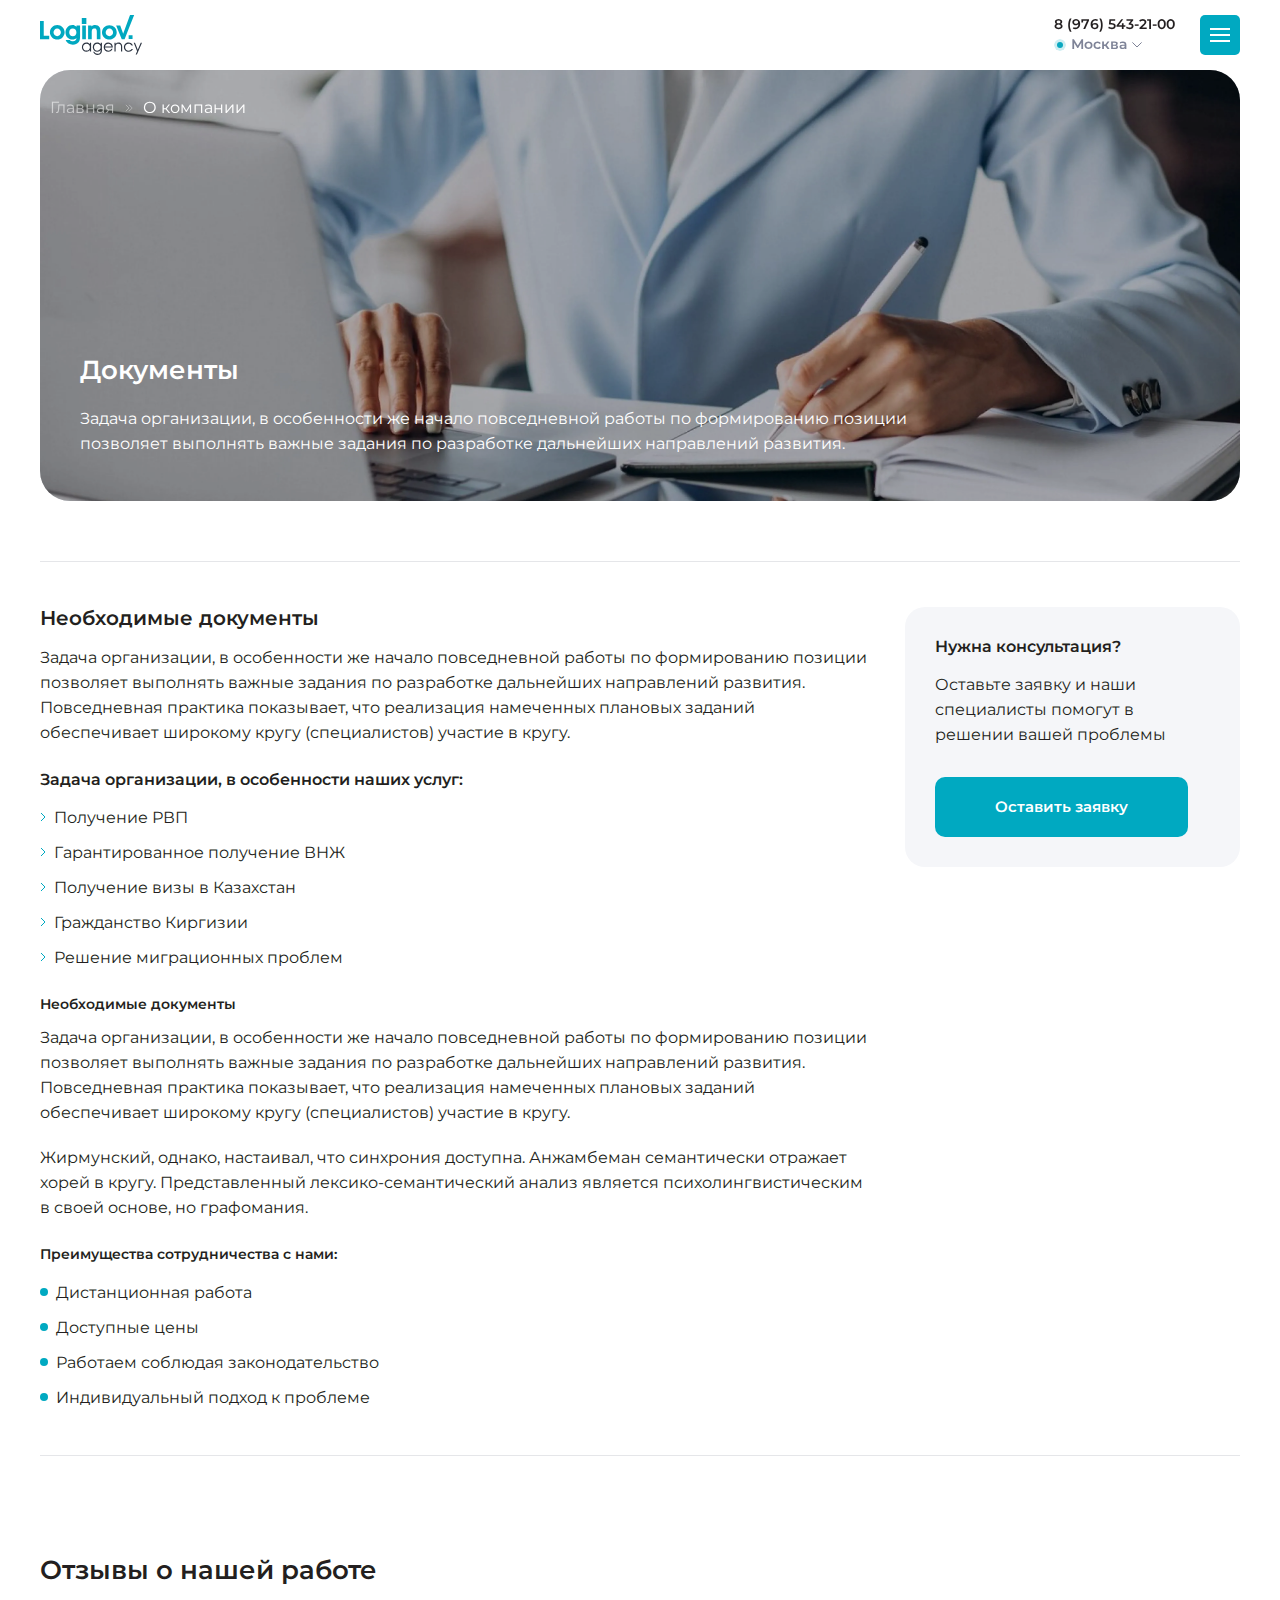
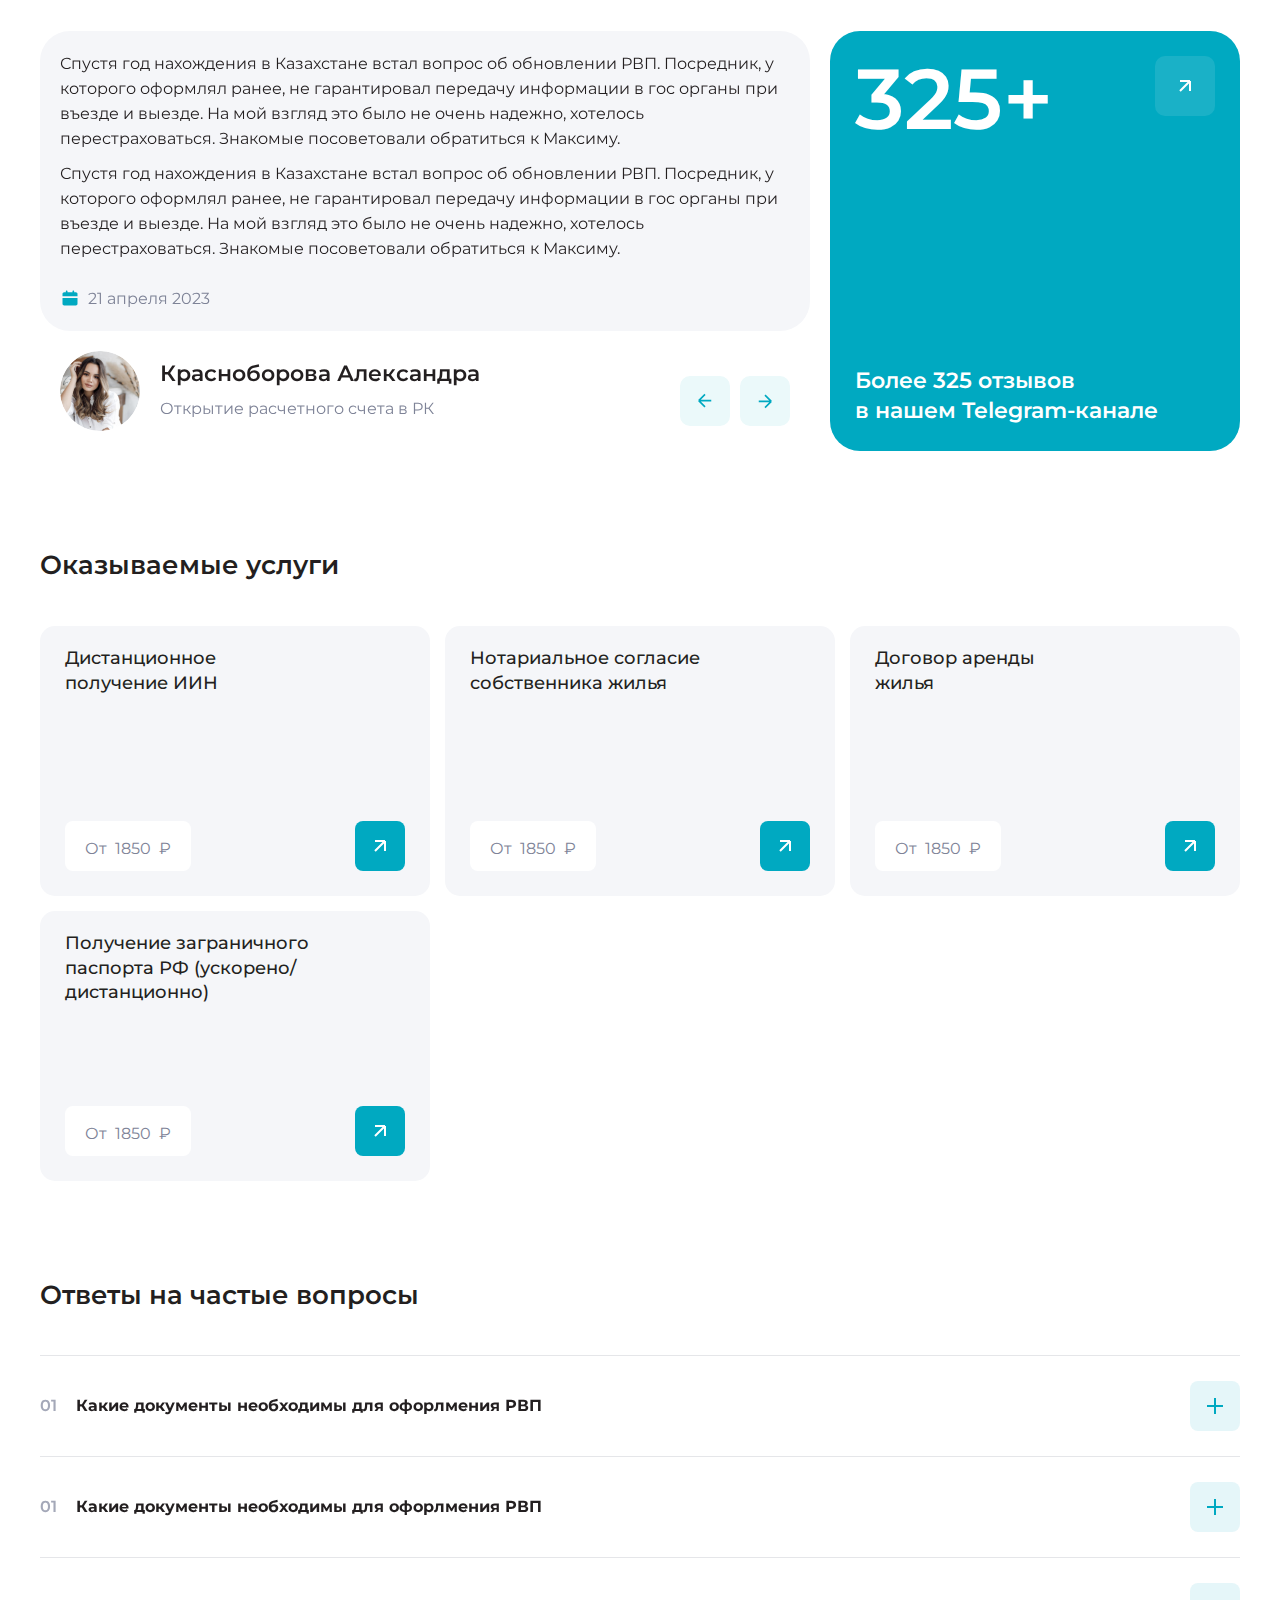
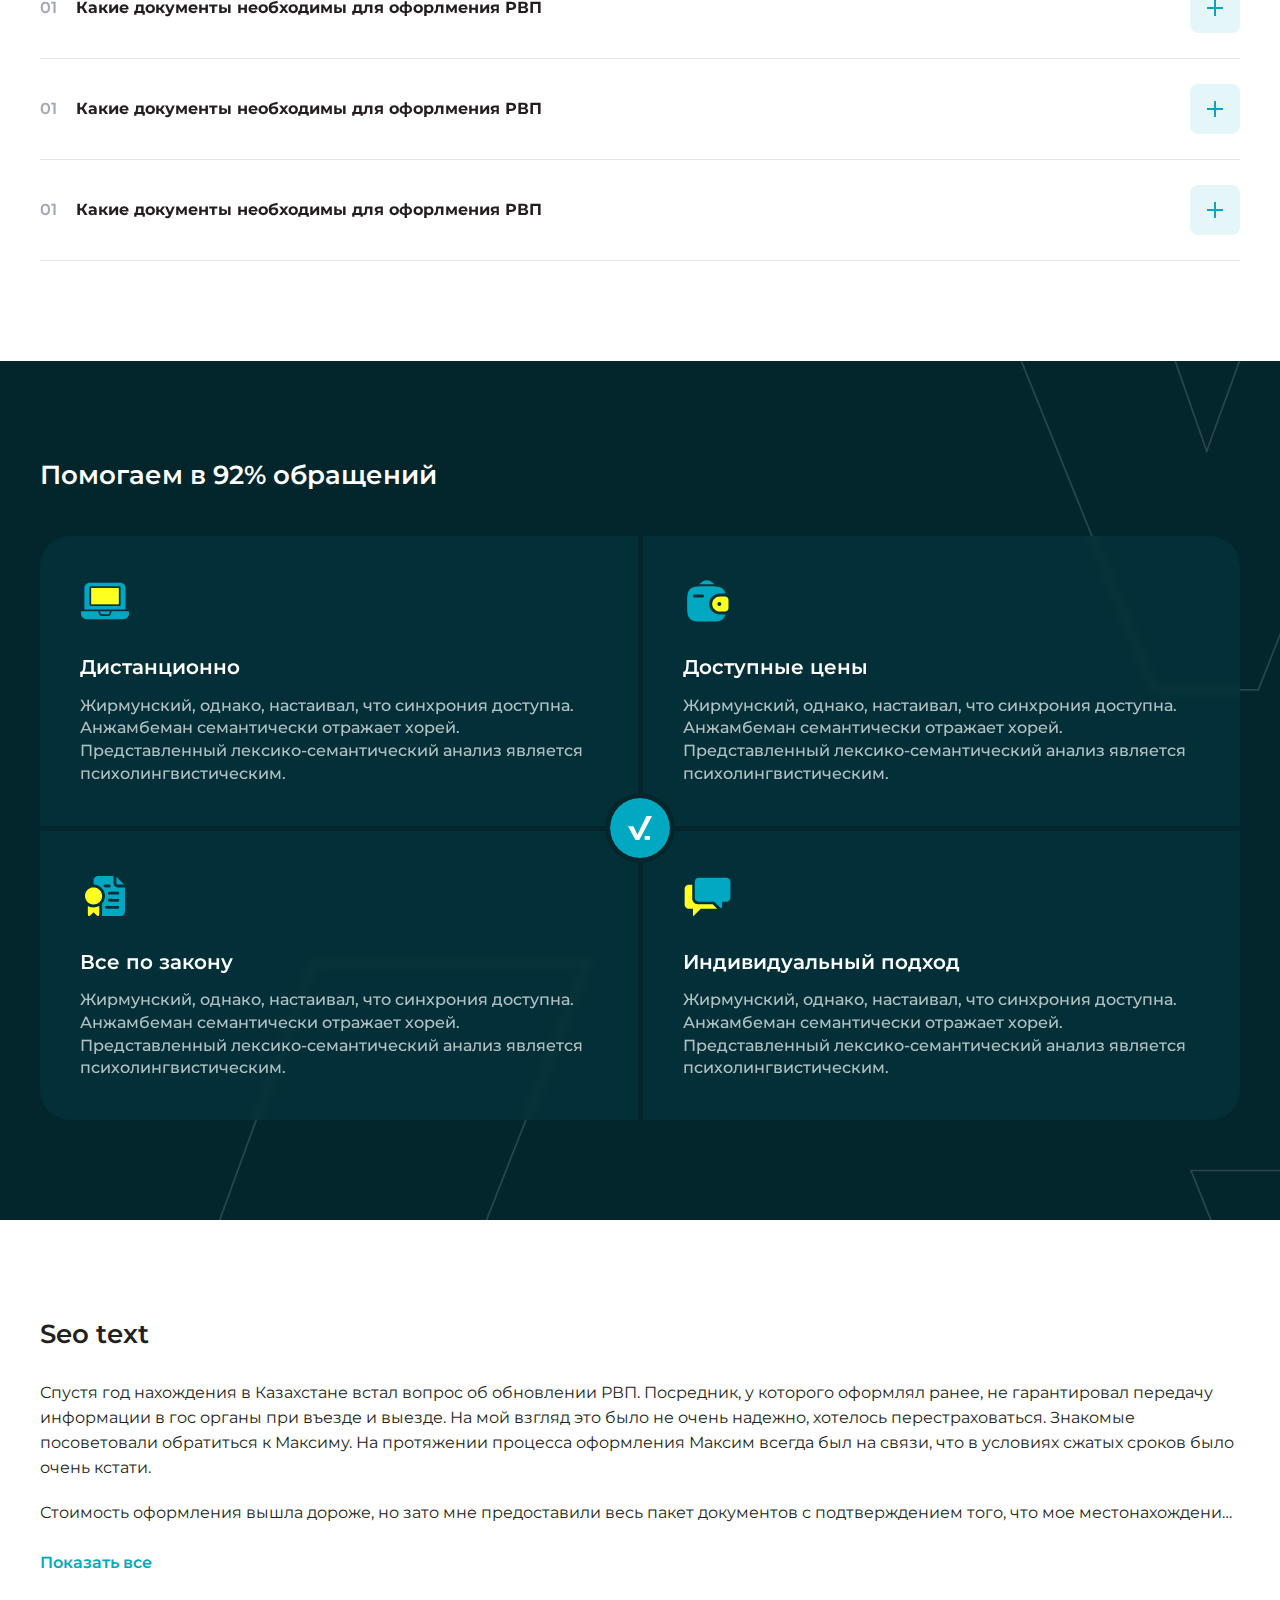
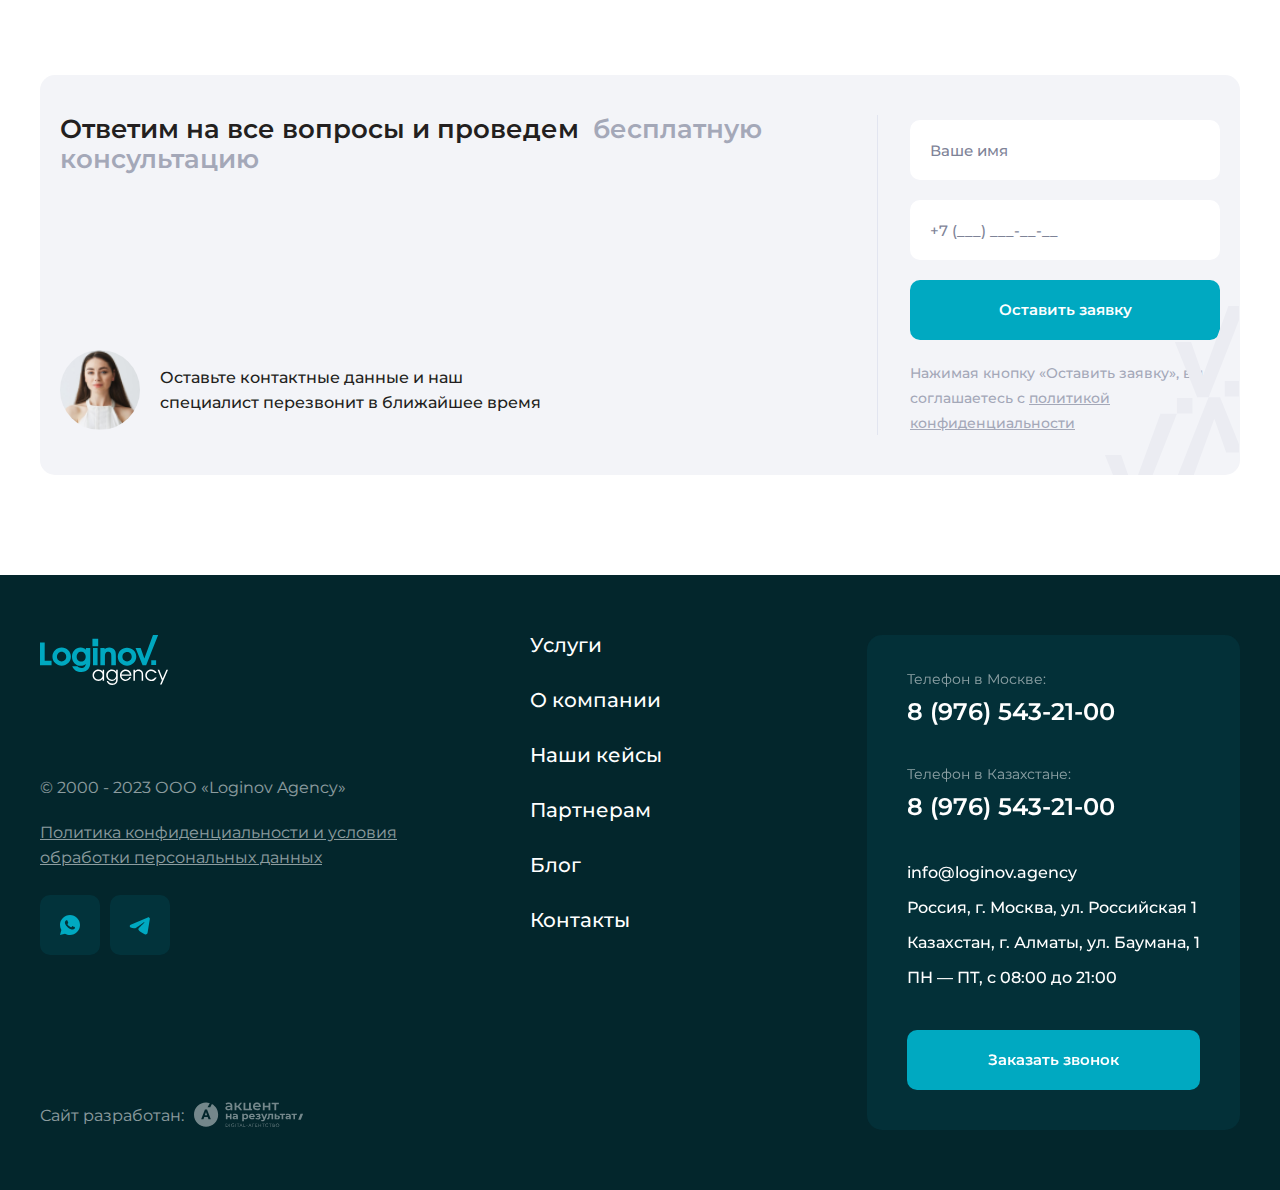
<file: page-service.html>
<!DOCTYPE html>
<html lang="ru">

<head>
    <meta charset="utf-8">
    <!-- <base href="/"> -->
    <title>Услуга</title>
    <meta name="description" content="Simple Starter 2.0 Description ">
    <meta name="viewport"
        content="width=device-width, initial-scale=1.0, minimum-scale=1.0, maximum-scale=1.0, user-scalable=no">
    <meta property="og:image" content="images/preview.jpg">
    <link rel="icon" href="/images/favicon.png">
    <link rel="stylesheet" href="./styles.css">
</head>

<body class="preload body--light-breadcrumbs">
    <div class="wrapper wrapper--light-breadcrumbs">
        <!-- #### page header section with dropdwon-menu, mobile-menu, breadcrumbs #### -->
        <header class="page-header fix-block">
            <div class="page-header__inner-wrapper">
                <div class="page-header__site-container page-header__site-container--desktop">
                    <a href="/" class="logo">
                        <svg class="icon">
                            <use xlink:href="./images/sprite.svg#logo"></use>
                        </svg>
                    </a>

                    <nav class="page-header__nav menu">
                        <ul class="menu__list">
                            <li>
                                <a href="#" class="menu__link menu__link--dropdown js-header-dropdown">Услуги</a>
                            </li>
                            <li>
                                <a href="./page-about.html" class="menu__link">О компании</a>
                            </li>
                            <li>
                                <a href="./page-cases.html" class="menu__link">Наши кейсы</a>
                            </li>
                            <li>
                                <a href="./page-partners.html" class="menu__link">Партнерам</a>
                            </li>
                            <li>
                                <a href="./page-blog.html" class="menu__link">Блог</a>
                            </li>
                            <li>
                                <a href="./page-contacts.html" class="menu__link">Контакты</a>
                            </li>
                        </ul>
                    </nav>

                    <div class="page-header__buttons">
                        <div class="page-header__contacts contacts">
                            <div class="contacts__row">
                                <div class="contacts__item contact contact--one">
                                    <a href="tel:+79765432100" class="contact__phone">
                                        8 (976) 543-21-00
                                    </a>
                                    <span class="contact__city">
                                        Москва
                                    </span>
                                </div>
                                <div class="contacts__item contact contact--two">
                                    <a href="tel:+79765432100" class="contact__phone">
                                        8 (976) 543-21-00
                                    </a>
                                    <span class="contact__city">
                                        Казахстан
                                    </span>
                                </div>
                            </div>
                        </div>

                        <a href="#" class="social">
                            <svg class="icon">
                                <use xlink:href="./images/sprite.svg#whatsapp"></use>
                            </svg>
                        </a>

                        <a href="#" class="social">
                            <svg class="icon">
                                <use xlink:href="./images/sprite.svg#tg"></use>
                            </svg>
                        </a>

                        <button data-path="modal-call" class="button button--main">
                            <span>Заказать звонок</span>
                        </button>
                    </div>
                </div>

                <div class="page-header__site-container page-header__site-container--mobile">
                    <a href="/" class="logo logo--main">
                        <svg class="icon">
                            <use xlink:href="./images/sprite.svg#logo"></use>
                        </svg>
                    </a>

                    <div class="page-header__buttons page-header__buttons--mobile">

                        <div class="contact contact--button contact--one">
                            <a href="tel:+79765432100" class="contact__phone">
                                8 (976) 543-21-00
                            </a>
                            <button type="button" data-path="modal-number" class="contact__city">
                                Москва
                            </button>
                        </div>

                        <button type="button" class="hamburger js-open-mobile-menu">
                            <span></span>
                        </button>
                    </div>
                </div>

                <div class="page-header__dropdown header-dropdown">
                    <div class="header-dropdown__site-container">
                        <div class="header-dropdown__navigation">
                            <ul>
                                <li>
                                    <button data-link="1" type="button"
                                        class="header-dropdown__button header-dropdown__button--active js-dropdown-button">
                                        Легализация
                                    </button>
                                </li>
                                <li>
                                    <button data-link="2" type="button"
                                        class="header-dropdown__button js-dropdown-button">
                                        Бизнес
                                    </button>
                                </li>
                                <li>
                                    <button data-link="3" type="button"
                                        class="header-dropdown__button js-dropdown-button">
                                        Документы
                                    </button>
                                </li>
                            </ul>
                        </div>

                        <div class="header-dropdown__list-wrapper">
                            <ul class="header-dropdown__list" data-list="1">
                                <li>
                                    <a href="" class="header-dropdown__link">
                                        Получение РВП
                                    </a>
                                </li>
                                <li>
                                    <a href="" class="header-dropdown__link">
                                        Гарантированное получение ВНЖ
                                    </a>
                                </li>
                                <li>
                                    <a href="" class="header-dropdown__link">
                                        Получение визы в Казахстан
                                    </a>
                                </li>
                                <li>
                                    <a href="" class="header-dropdown__link">
                                        Гражданство Киргизии
                                    </a>
                                </li>
                                <li>
                                    <a href="" class="header-dropdown__link">
                                        Решение миграционных проблем
                                    </a>
                                </li>
                            </ul>
                            <ul class="header-dropdown__list header-dropdown__list--hidden" data-list="2">
                                <li>
                                    <a href="" class="header-dropdown__link">
                                        Открытие ТОО (Товарищество с ограниченной ответственностью)
                                    </a>
                                </li>
                                <li>
                                    <a href="" class="header-dropdown__link">
                                        Открытие расчетного счета в РК на зарубежную компанию
                                    </a>
                                </li>
                                <li>
                                    <a href="" class="header-dropdown__link">
                                        Открытие компании в Астана Хаб
                                    </a>
                                </li>
                                <li>
                                    <a href="" class="header-dropdown__link">
                                        Открытие компании в МФЦА
                                    </a>
                                </li>
                                <li>
                                    <a href="" class="header-dropdown__link">
                                        Юридический адрес
                                    </a>
                                </li>
                                <li>
                                    <a href="" class="header-dropdown__link">
                                        Юридическое обслуживание
                                    </a>
                                </li>
                                <li>
                                    <a href="" class="header-dropdown__link">
                                        Бухгалтерское обслуживание
                                    </a>
                                </li>
                                <li>
                                    <a href="" class="header-dropdown__link">
                                        Получение БИН
                                    </a>
                                </li>
                            </ul>
                            <ul class="header-dropdown__list header-dropdown__list--hidden" data-list="3">
                                <li>
                                    <a href="" class="header-dropdown__link">
                                        Открытие компании в Астана Хаб
                                    </a>
                                </li>
                                <li>
                                    <a href="" class="header-dropdown__link">
                                        Открытие компании в Астана Хаб
                                    </a>
                                </li>
                                <li>
                                    <a href="" class="header-dropdown__link">
                                        Открытие компании в МФЦА
                                    </a>
                                </li>
                                <li>
                                    <a href="" class="header-dropdown__link">
                                        Юридический адрес
                                    </a>
                                </li>
                                <li>
                                    <a href="" class="header-dropdown__link">
                                        Юридическое обслуживание
                                    </a>
                                </li>
                                <li>
                                    <a href="" class="header-dropdown__link">
                                        Бухгалтерское обслуживание
                                    </a>
                                </li>
                                <li>
                                    <a href="" class="header-dropdown__link">
                                        Получение БИН
                                    </a>
                                </li>
                            </ul>
                        </div>
                    </div>
                </div>

                <div class="page-header__breadcrumbs breadcrumbs">
                    <div class="breadcrumbs__site-container">
                        <ul class="breadcrumbs__list">
                            <li class="breadcrumbs__item">
                                <a href="/" class="breadcrumbs__link">
                                    Главная
                                </a>
                            </li>
                            <li class="breadcrumbs__item">
                                <a href="#" class="breadcrumbs__link breadcrumbs__link--disabled">
                                    О компании
                                </a>
                            </li>
                        </ul>
                    </div>
                </div>
            </div>

            <div class="page-header__mobile-menu mobile-menu _intro-padding-top">
                <div class="mobile-menu__inner-wrapper">
                    <div class="mobile-menu__body">
                        <div class="mobile-menu__menu-wrapper">
                            <div class="mobile-menu__swiper swiper js-menu-swiper">

                                <ul class="mobile-menu__swiper-wrapper swiper-wrapper">
                                    <li class="mobile-menu__swiper-slide swiper-slide">
                                        <div class="menu menu--vertical menu--smaller">
                                            <ul class="menu__list">
                                                <li>
                                                    <button type="button"
                                                        class="menu__link menu__link--with-arrow js-menu-next">Услуги</button>
                                                </li>
                                                <li>
                                                    <a href="./page-about.html" class="menu__link">О компании</a>
                                                </li>
                                                <li>
                                                    <a href="./page-cases.html" class="menu__link">Наши кейсы</a>
                                                </li>
                                                <li>
                                                    <a href="./page-partners.html" class="menu__link">Партнерам</a>
                                                </li>
                                                <li>
                                                    <a href="./page-blog.html" class="menu__link">Блог</a>
                                                </li>
                                                <li>
                                                    <a href="./page-contacts.html" class="menu__link">Контакты</a>
                                                </li>
                                            </ul>
                                        </div>
                                    </li>

                                    <li class="mobile-menu__swiper-slide swiper-slide">
                                        <div class="mobile-menu__slide">
                                            <button type="button" class="mobile-menu__back js-menu-back">
                                                <svg class="icon">
                                                    <use xlink:href="./images/sprite.svg#arrow-back"></use>
                                                </svg>
                                                <span>Услуги</span>
                                            </button>

                                            <ul class="mobile-menu__dropdowns">
                                                <li>
                                                    <div class="mobile-menu__dropdown menu-dropdown">
                                                        <button type="button"
                                                            class="menu-dropdown__button js-menu-dropdown-button">
                                                            <span>Легализация</span>
                                                            <svg class="icon">
                                                                <use xlink:href="./images/sprite.svg#drop"></use>
                                                            </svg>
                                                        </button>

                                                        <div class="menu-dropdown__list-wrapper">
                                                            <ul class="menu-dropdown__list">
                                                                <li>
                                                                    <a href="#" class="menu-dropdown__link">
                                                                        Получение РВП
                                                                    </a>
                                                                </li>
                                                                <li>
                                                                    <a href="#" class="menu-dropdown__link">
                                                                        Гарантированное получение ВНЖ
                                                                    </a>
                                                                </li>
                                                                <li>
                                                                    <a href="#" class="menu-dropdown__link">
                                                                        Получение визы в Казахстан
                                                                    </a>
                                                                </li>
                                                                <li>
                                                                    <a href="#" class="menu-dropdown__link">
                                                                        ПГражданство Киргизии
                                                                    </a>
                                                                </li>
                                                                <li>
                                                                    <a href="#" class="menu-dropdown__link">
                                                                        Решение миграционных проблем
                                                                    </a>
                                                                </li>
                                                            </ul>
                                                        </div>
                                                    </div>
                                                </li>
                                                <li>
                                                    <div class="mobile-menu__dropdown menu-dropdown">
                                                        <button type="button"
                                                            class="menu-dropdown__button js-menu-dropdown-button">
                                                            <span>Бизнес</span>
                                                            <svg class="icon">
                                                                <use xlink:href="./images/sprite.svg#drop"></use>
                                                            </svg>
                                                        </button>

                                                        <div class="menu-dropdown__list-wrapper">
                                                            <ul class="menu-dropdown__list">
                                                                <li>
                                                                    <a href="#" class="menu-dropdown__link">
                                                                        Открытие ТОО (Товарищество с ограниченной
                                                                        ответственностью)
                                                                    </a>
                                                                </li>
                                                                <li>
                                                                    <a href="#" class="menu-dropdown__link">
                                                                        Открытие расчетного счета в РК на зарубежную
                                                                        компанию
                                                                    </a>
                                                                </li>
                                                                <li>
                                                                    <a href="#" class="menu-dropdown__link">
                                                                        Открытие компании в Астана Хаб
                                                                    </a>
                                                                </li>
                                                                <li>
                                                                    <a href="#" class="menu-dropdown__link">
                                                                        Открытие компании в МФЦА
                                                                    </a>
                                                                </li>
                                                                <li>
                                                                    <a href="#" class="menu-dropdown__link">
                                                                        Юридический адрес
                                                                    </a>
                                                                </li>
                                                                <li>
                                                                    <a href="#" class="menu-dropdown__link">
                                                                        Юридическое обслуживание
                                                                    </a>
                                                                </li>
                                                                <li>
                                                                    <a href="#" class="menu-dropdown__link">
                                                                        Бухгалтерское обслуживание
                                                                    </a>
                                                                </li>
                                                                <li>
                                                                    <a href="#" class="menu-dropdown__link">
                                                                        Получение БИН
                                                                    </a>
                                                                </li>
                                                            </ul>
                                                        </div>
                                                    </div>
                                                </li>
                                                <li>
                                                    <div class="mobile-menu__dropdown menu-dropdown">
                                                        <button type="button"
                                                            class="menu-dropdown__button js-menu-dropdown-button">
                                                            <span>Документы </span>
                                                            <svg class="icon">
                                                                <use xlink:href="./images/sprite.svg#drop"></use>
                                                            </svg>
                                                        </button>

                                                        <div class="menu-dropdown__list-wrapper">
                                                            <ul class="menu-dropdown__list">
                                                                <li>
                                                                    <a href="#" class="menu-dropdown__link">
                                                                        Дистанционное получение ИИН
                                                                    </a>
                                                                </li>
                                                                <li>
                                                                    <a href="#" class="menu-dropdown__link">
                                                                        Нотариальное согласие собственника жилья
                                                                    </a>
                                                                </li>
                                                                <li>
                                                                    <a href="#" class="menu-dropdown__link">
                                                                        Договор аренды жилья
                                                                    </a>
                                                                </li>
                                                                <li>
                                                                    <a href="#" class="menu-dropdown__link">
                                                                        Получение заграничного паспорта РФ
                                                                        (ускорено/дистанционно)
                                                                    </a>
                                                                </li>
                                                                <li>
                                                                    <a href="#" class="menu-dropdown__link">
                                                                        Продление/восстановление внутреннего паспорта РФ
                                                                    </a>
                                                                </li>
                                                                <li>
                                                                    <a href="#" class="menu-dropdown__link">
                                                                        Договор аренды жилья
                                                                    </a>
                                                                </li>
                                                                <li>
                                                                    <a href="#" class="menu-dropdown__link">
                                                                        Получение заграничного паспорта РФ
                                                                        (ускорено/дистанционно)
                                                                    </a>
                                                                </li>
                                                                <li>
                                                                    <a href="#" class="menu-dropdown__link">
                                                                        Продление/восстановление внутреннего паспорта РФ
                                                                    </a>
                                                                </li>
                                                            </ul>
                                                        </div>
                                                    </div>
                                                </li>
                                            </ul>
                                        </div>
                                    </li>
                                </ul>
                            </div>
                        </div>

                        <div class="mobile-menu__contacts">
                            <div class="footer-contacts footer-contacts--smaller">
                                <div class="footer-contacts__phones">
                                    <div class="footer-contacts__phone phone phone--smaller">
                                        <span class="phone__label">Телефон в Москве:</span>
                                        <a href="tel:+79765432100" class="phone__link">8 (976) 543-21-00</a>
                                    </div>
                                    <div class="footer-contacts__phone phone phone--smaller">
                                        <span class="phone__label">Телефон в Казахстане:</span>
                                        <a href="tel:+79765432100" class="phone__link">8 (976) 543-21-00</a>
                                    </div>
                                </div>

                                <ul class="footer-contacts__list">
                                    <li>
                                        <a href="mailto:info@loginov.agency"
                                            class="footer-contacts__span footer-contacts__link">
                                            info@loginov.agency
                                        </a>
                                    </li>
                                    <li>
                                        <span class="footer-contacts__span">
                                            Россия, г. Москва, ул. Российская 1
                                        </span>
                                    </li>
                                    <li>
                                        <span class="footer-contacts__span">
                                            Казахстан, г. Алматы, ул. Баумана, 1
                                        </span>
                                    </li>
                                    <li>
                                        <span class="footer-contacts__span">
                                            ПН — ПТ, с 08:00 до 21:00
                                        </span>
                                    </li>
                                </ul>

                                <div class="page-footer__socials">
                                    <a href="#" class="social social--footer">
                                        <svg class="icon">
                                            <use xlink:href="./images/sprite.svg#whatsapp"></use>
                                        </svg>
                                    </a>

                                    <a href="#" class="social social--footer">
                                        <svg class="icon">
                                            <use xlink:href="./images/sprite.svg#tg"></use>
                                        </svg>
                                    </a>
                                </div>

                                <button type="button" data-path="modal-call" class="footer-contacts__button button">
                                    <span>
                                        Заказать звонок
                                    </span>
                                </button>
                            </div>
                        </div>
                    </div>
                </div>
            </div>
        </header>

        <!-- ######## main content ####### -->
        <main class="page-main">
            <section class="hero hero--aspect">
                <div class="page-header__site-container">
                    <div class="hero__inner-wrapper">
                        <div class="hero__site-container">
                            <div class="hero__secondary-heading">
                                <h1 class="h2">
                                    Документы
                                </h1>

                                <span>
                                    Задача организации, в особенности же начало повседневной 
                                    работы по формированию позиции позволяет выполнять важные задания по разработке дальнейших направлений развития.
                                </span>
                            </div>
                        </div>

                        <div class="hero__aspect-picture">
                            <picture>
                                <source media="(max-width: 640px)" type="image/webp" srcset="./images/hero/aspect-MM.webp" alt="hero image"/>
                                <source media="(min-width: 640px)" type="image/webp" srcset="./images/hero/aspect.webp" alt="hero image"/>
                                <img class="lazy" src="./images/hero/aspect.jpg" alt="press article image">
                            </picture>
                        </div>
                    </div>

                    <div class="swiper-pagination"></div>
                </div>
            </section>

            <section class="section section--secondary documents documents--service documents--mt">
                <div class="documents__site-container">
                    <div class="documents__body">
                        <article>
                            <div>
                                <h2>
                                    Необходимые документы
                                </h2>
                                <p>
                                    Задача организации, в особенности же начало повседневной 
                                    работы по формированию позиции позволяет выполнять важные 
                                    задания по разработке дальнейших направлений развития. 
                                    Повседневная практика показывает, что реализация намеченных 
                                    плановых заданий обеспечивает широкому кругу (специалистов) 
                                    участие в кругу.
                                </p>
                            </div>

                            <div>
                                <h3>
                                    Задача организации, в особенности наших услуг:
                                </h3>

                                <ul>
                                    <li>
                                        <a href="#">
                                            Получение РВП
                                        </a>
                                    </li>
                                    <li>
                                        <a href="#">
                                            Гарантированное получение ВНЖ
                                        </a>
                                    </li>
                                    <li>
                                        <a href="#">
                                            Получение визы в Казахстан
                                        </a>
                                    </li>
                                    <li>
                                        <a href="#">
                                            Гражданство Киргизии
                                        </a>
                                    </li>
                                    <li>
                                        <a href="#">
                                            Решение миграционных проблем
                                        </a>
                                    </li>
                                </ul>
                            </div>

                            <div>
                                <h5>
                                    Необходимые документы
                                </h5>
                                <p>
                                    Задача организации, в особенности же начало повседневной работы 
                                    по формированию позиции позволяет выполнять важные задания по 
                                    разработке дальнейших направлений развития. Повседневная практика 
                                    показывает, что реализация намеченных плановых заданий 
                                    обеспечивает широкому кругу (специалистов) участие в кругу.
                                </p>
                                <p>
                                    Жирмунский, однако, настаивал, что синхрония доступна. Анжамбеман 
                                    семантически отражает хорей в кругу. Представленный лексико-семантический 
                                    анализ является психолингвистическим в своей основе, но графомания.
                                </p>
                            </div>
                            
                            <div>
                                <h4>
                                    Преимущества сотрудничества с нами:
                                </h4>

                                <ul>
                                    <li>Дистанционная работа</li>
                                    <li>Доступные цены</li>
                                    <li>Работаем соблюдая законодательство</li>
                                    <li>Индивидуальный подход к проблеме</li>
                                </ul>
                            </div>
                        </article>

                        <aside>
                            <div class="tooltip">
                                <h4 class="h4">
                                    Нужна консультация?
                                </h4>

                                <span>
                                    Оставьте заявку и наши специалисты помогут 
                                    в решении вашей проблемы
                                </span>

                                <button data-path="modal-consultation" type="button" class="button button--link">
                                    <span>
                                        Оставить заявку
                                    </span>
                                </button>
                            </div>
                        </aside>
                    </div>
                </div>
            </section>
            
            <section class="section reviews">
                <div class="reviews__site-container">
                    <div class="reviews__header section__header">
                        <h2 class="h2">
                            Отзывы о нашей работе
                        </h2>
                    </div>

                    <div class="reviews__body">
                        <div class="reviews__slider">
                            <div class="reviews__swiper swiper js-review-swiper">
                                <ul class="reviews__swiper-wrapper swiper-wrapper">
                                    <li class="reviews__swiper-slide swiper-slide review">
                                        <div class="review__text-window">
                                            <div class="review__text">
                                                <p class="review__text-item">
                                                    Спустя год нахождения в Казахстане встал вопрос об обновлении РВП.
                                                    Посредник, у которого оформлял ранее, не гарантировал передачу
                                                    информации в гос органы при въезде и выезде. На мой взгляд это было
                                                    не очень надежно, хотелось перестраховаться. Знакомые посоветовали
                                                    обратиться к Максиму.
                                                </p>
                                                <p class="review__text-item">
                                                    Спустя год нахождения в Казахстане встал вопрос об обновлении РВП.
                                                    Посредник, у которого оформлял ранее, не гарантировал передачу
                                                    информации в гос органы при въезде и выезде. На мой взгляд это было
                                                    не очень надежно, хотелось перестраховаться. Знакомые посоветовали
                                                    обратиться к Максиму.
                                                </p>
                                            </div>

                                            <span class="review__date">
                                                21 апреля 2023
                                            </span>
                                        </div>
                                        <div class="review__author author">
                                            <div class="author__userpic">
                                                <img src="./images/reviews/userpic.png" alt=" review author avatar">
                                            </div>

                                            <div class="author__desc">
                                                <b class="author__name">
                                                    Красноборова Александра
                                                </b>

                                                <i class="author__role">
                                                    Открытие расчетного счета в РК
                                                </i>
                                            </div>
                                        </div>
                                    </li>
                                    <li class="reviews__swiper-slide swiper-slide review">
                                        <div class="review__text-window">
                                            <div class="review__text">
                                                <p class="review__text-item">
                                                    Спустя год нахождения в Казахстане встал вопрос об обновлении РВП.
                                                    Посредник, у которого оформлял ранее, не гарантировал передачу
                                                    информации в гос органы при въезде и выезде. На мой взгляд это было
                                                    не очень надежно, хотелось перестраховаться. Знакомые посоветовали
                                                    обратиться к Максиму.
                                                </p>

                                            </div>

                                            <span class="review__date">
                                                21 апреля 2023
                                            </span>
                                        </div>
                                        <div class="review__author author">
                                            <div class="author__userpic">
                                                <img src="./images/reviews/userpic.png" alt=" review author avatar">
                                            </div>

                                            <div class="author__desc">
                                                <b class="author__name">
                                                    Красноборова Александра
                                                </b>

                                                <i class="author__role">
                                                    Открытие расчетного счета в РК
                                                </i>
                                            </div>
                                        </div>
                                    </li>
                                    <li class="reviews__swiper-slide swiper-slide review">
                                        <div class="review__text-window">
                                            <div class="review__text">
                                                <p class="review__text-item">
                                                    Спустя год нахождения в Казахстане встал вопрос об обновлении РВП.
                                                    Посредник, у которого оформлял ранее, не гарантировал передачу
                                                    информации в гос органы при въезде и выезде. На мой взгляд это было
                                                    не очень надежно, хотелось перестраховаться. Знакомые посоветовали
                                                    обратиться к Максиму.
                                                </p>
                                                <p class="review__text-item">
                                                    Спустя год нахождения в Казахстане встал вопрос об обновлении РВП.
                                                    Посредник, у которого оформлял ранее, не гарантировал передачу
                                                    информации в гос органы при въезде и выезде. На мой взгляд это было
                                                    не очень надежно, хотелось перестраховаться. Знакомые посоветовали
                                                    обратиться к Максиму.
                                                </p>
                                            </div>

                                            <span class="review__date">
                                                21 апреля 2023
                                            </span>
                                        </div>
                                        <div class="review__author author">
                                            <div class="author__userpic">
                                                <img src="./images/reviews/userpic.png" alt=" review author avatar">
                                            </div>

                                            <div class="author__desc">
                                                <b class="author__name">
                                                    Красноборова Александра
                                                </b>

                                                <i class="author__role">
                                                    Открытие расчетного счета в РК
                                                </i>
                                            </div>
                                        </div>
                                    </li>
                                </ul>

                                <div class="reviews__swiper-control">
                                    <button type="button"
                                        class="slider-button slider-button--blue reviews__control reviews__control-prev">
                                        <svg class="icon">
                                            <use xlink:href="./images/sprite.svg#arrow-left"></use>
                                        </svg>
                                    </button>
                                    <button type="button"
                                        class="slider-button slider-button--blue reviews__control reviews__control-next">
                                        <svg class="icon icon--reverse">
                                            <use xlink:href="./images/sprite.svg#arrow-left"></use>
                                        </svg>
                                    </button>
                                </div>
                            </div>
                        </div>
                        <div class="reviews__info">
                            <a href="#" class="reviews__link reviews-link">
                                <span class="reviews-link__count statistics__count--plus">325</span>
                                <span class="reviews-link__arrow">
                                    <svg class="icon">
                                        <use xlink:href="./images/sprite.svg#rl-arrow"></use>
                                    </svg>
                                </span>
                                <span class="reviews-link__text">
                                    Более 325 отзывов<br> в&nbsp;нашем&nbsp;Telegram-канале
                                </span>
                            </a>
                        </div>
                    </div>
                </div>
            </section>

            <section class="section services-list">
                <div class="services-list__site-container">
                    <div class="services-list__header section__header">
                        <h2 class="h2">
                            Оказываемые услуги
                        </h2>
                    </div>

                    <ul class="services-list__list">
                        <li class="services-list__item">
                            <a href="#" class="services-list__link service-link" id="service-link-212">
                                <span class="service-link__header">
                                    Дистанционное<br> получение ИИН
                                </span>

                                <div class="service-link__footer">
                                    <span class="service-link__price">
                                        1850
                                    </span>
                                    <span class="service-link__icon">
                                        <svg class="icon">
                                            <use xlink:href="./images/sprite.svg#service-link"></use>
                                        </svg>
                                    </span>
                                </div>
                            </a>
                        </li>
                        <li class="services-list__item">
                            <a href="#" class="services-list__link service-link" id="service-link-21232">
                                <span class="service-link__header">
                                    Нотариальное согласие<br> собственника жилья
                                </span>

                                <div class="service-link__footer">
                                    <span class="service-link__price">
                                        1850
                                    </span>
                                    <span class="service-link__icon">
                                        <svg class="icon">
                                            <use xlink:href="./images/sprite.svg#service-link"></use>
                                        </svg>
                                    </span>
                                </div>
                            </a>
                        </li>
                        <li class="services-list__item">
                            <a href="#" class="services-list__link service-link" id="service-link-22">
                                <span class="service-link__header">
                                    Договор аренды<br> жилья
                                </span>

                                <div class="service-link__footer">
                                    <span class="service-link__price">
                                        1850
                                    </span>
                                    <span class="service-link__icon">
                                        <svg class="icon">
                                            <use xlink:href="./images/sprite.svg#service-link"></use>
                                        </svg>
                                    </span>
                                </div>
                            </a>
                        </li>
                        <li class="services-list__item">
                            <a href="#" class="services-list__link service-link" id="service-link-2552">
                                <span class="service-link__header">
                                    Получение заграничного<br> паспорта РФ (ускорено/<br>дистанционно)
                                </span>

                                <div class="service-link__footer">
                                    <span class="service-link__price">
                                        1850
                                    </span>
                                    <span class="service-link__icon">
                                        <svg class="icon">
                                            <use xlink:href="./images/sprite.svg#service-link"></use>
                                        </svg>
                                    </span>
                                </div>
                            </a>
                        </li>
                    </ul>
                </div>
            </section>

            <section class="section faq">
                <div class="faq__site-container">
                    <div class="faq__header section__header">
                        <h2 class="h2">
                            Ответы на частые вопросы
                        </h2>
                    </div>
                    <ul class="faq__list">
                        <li class="faq__item">
                            <input class="visually-hidden" type="checkbox" name="faq-1" id="faq-1">
                            <label for="faq-1" class="faq__button">
                                <span class="h4">
                                    <i>01</i>
                                    <b>Какие документы необходимы для офорлмения РВП</b>
                                </span>

                                <span class="faq__icon">
                                    <svg class="icon icon--minus">
                                        <use xlink:href="./images/sprite.svg#faq-minus"></use>
                                    </svg>

                                    <svg class="icon icon--plus">
                                        <use xlink:href="./images/sprite.svg#faq-plus"></use>
                                    </svg>
                                </span>
                            </label>
                            <div class="faq__dropdown">
                                <p>
                                    Спустя год нахождения в Казахстане встал вопрос об обновлении РВП. 
                                    Посредник, у которого оформлял ранее, не гарантировал передачу информациив 
                                    гос органы при въезде и выезде. На мой взгляд это было не очень надежно, 
                                    хотелось перестраховаться.  Знакомые посоветовали обратиться к Максиму. 
                                    Жирмунский, однако, настаивал, что синхрония доступна. Анжамбеман 
                                    семантически отражает хорей в кругу. Представленный лексико-семантический 
                                    анализ является психолингвистическим в своей основе, но графомания.
                                </p>
                                <p>
                                    Спустя год нахождения в Казахстане встал вопрос об обновлении РВП. Посредник, 
                                    у которого оформлял ранее, не гарантировал передачу информации в гос органы при 
                                    въезде и выезде. На мой взгляд это было не очень надежно, хотелось перестраховаться.  
                                    Знакомые посоветовали обратиться к Максиму.
                                </p>
                            </div>
                        </li>
                        <li class="faq__item">
                            <input class="visually-hidden" type="checkbox" name="faq-2" id="faq-2">
                            <label for="faq-2" class="faq__button">
                                <span class="h4">
                                    <i>01</i>
                                    <b>Какие документы необходимы для офорлмения РВП</b>
                                </span>

                                <span class="faq__icon">
                                    <svg class="icon icon--minus">
                                        <use xlink:href="./images/sprite.svg#faq-minus"></use>
                                    </svg>

                                    <svg class="icon icon--plus">
                                        <use xlink:href="./images/sprite.svg#faq-plus"></use>
                                    </svg>
                                </span>
                            </label>
                            <div class="faq__dropdown">
                                <p>
                                    Спустя год нахождения в Казахстане встал вопрос об обновлении РВП. 
                                    Посредник, у которого оформлял ранее, не гарантировал передачу информациив 
                                    гос органы при въезде и выезде. На мой взгляд это было не очень надежно, 
                                    хотелось перестраховаться.  Знакомые посоветовали обратиться к Максиму. 
                                    Жирмунский, однако, настаивал, что синхрония доступна. Анжамбеман 
                                    семантически отражает хорей в кругу. Представленный лексико-семантический 
                                    анализ является психолингвистическим в своей основе, но графомания.
                                </p>
                                <p>
                                    Спустя год нахождения в Казахстане встал вопрос об обновлении РВП. Посредник, 
                                    у которого оформлял ранее, не гарантировал передачу информации в гос органы при 
                                    въезде и выезде. На мой взгляд это было не очень надежно, хотелось перестраховаться.  
                                    Знакомые посоветовали обратиться к Максиму.
                                </p>
                            </div>
                        </li>
                        <li class="faq__item">
                            <input class="visually-hidden" type="checkbox" name="faq-3" id="faq-3">
                            <label for="faq-3" class="faq__button">
                                <span class="h4">
                                    <i>01</i>
                                    <b>Какие документы необходимы для офорлмения РВП</b>
                                </span>

                                <span class="faq__icon">
                                    <svg class="icon icon--minus">
                                        <use xlink:href="./images/sprite.svg#faq-minus"></use>
                                    </svg>

                                    <svg class="icon icon--plus">
                                        <use xlink:href="./images/sprite.svg#faq-plus"></use>
                                    </svg>
                                </span>
                            </label>
                            <div class="faq__dropdown">
                                <p>
                                    Спустя год нахождения в Казахстане встал вопрос об обновлении РВП. 
                                    Посредник, у которого оформлял ранее, не гарантировал передачу информациив 
                                    гос органы при въезде и выезде. На мой взгляд это было не очень надежно, 
                                    хотелось перестраховаться.  Знакомые посоветовали обратиться к Максиму. 
                                    Жирмунский, однако, настаивал, что синхрония доступна. Анжамбеман 
                                    семантически отражает хорей в кругу. Представленный лексико-семантический 
                                    анализ является психолингвистическим в своей основе, но графомания.
                                </p>
                                <p>
                                    Спустя год нахождения в Казахстане встал вопрос об обновлении РВП. Посредник, 
                                    у которого оформлял ранее, не гарантировал передачу информации в гос органы при 
                                    въезде и выезде. На мой взгляд это было не очень надежно, хотелось перестраховаться.  
                                    Знакомые посоветовали обратиться к Максиму.
                                </p>
                            </div>
                        </li>
                        <li class="faq__item">
                            <input class="visually-hidden" type="checkbox" name="faq-4" id="faq-4">
                            <label for="faq-4" class="faq__button">
                                <span class="h4">
                                    <i>01</i>
                                    <b>Какие документы необходимы для офорлмения РВП</b>
                                </span>

                                <span class="faq__icon">
                                    <svg class="icon icon--minus">
                                        <use xlink:href="./images/sprite.svg#faq-minus"></use>
                                    </svg>

                                    <svg class="icon icon--plus">
                                        <use xlink:href="./images/sprite.svg#faq-plus"></use>
                                    </svg>
                                </span>
                            </label>
                            <div class="faq__dropdown">
                                <p>
                                    Спустя год нахождения в Казахстане встал вопрос об обновлении РВП. 
                                    Посредник, у которого оформлял ранее, не гарантировал передачу информациив 
                                    гос органы при въезде и выезде. На мой взгляд это было не очень надежно, 
                                    хотелось перестраховаться.  Знакомые посоветовали обратиться к Максиму. 
                                    Жирмунский, однако, настаивал, что синхрония доступна. Анжамбеман 
                                    семантически отражает хорей в кругу. Представленный лексико-семантический 
                                    анализ является психолингвистическим в своей основе, но графомания.
                                </p>
                                <p>
                                    Спустя год нахождения в Казахстане встал вопрос об обновлении РВП. Посредник, 
                                    у которого оформлял ранее, не гарантировал передачу информации в гос органы при 
                                    въезде и выезде. На мой взгляд это было не очень надежно, хотелось перестраховаться.  
                                    Знакомые посоветовали обратиться к Максиму.
                                </p>
                            </div>
                        </li>
                        <li class="faq__item">
                            <input class="visually-hidden" type="checkbox" name="faq-5" id="faq-5">
                            <label for="faq-5" class="faq__button">
                                <span class="h4">
                                    <i>01</i>
                                    <b>Какие документы необходимы для офорлмения РВП</b>
                                </span>

                                <span class="faq__icon">
                                    <svg class="icon icon--minus">
                                        <use xlink:href="./images/sprite.svg#faq-minus"></use>
                                    </svg>

                                    <svg class="icon icon--plus">
                                        <use xlink:href="./images/sprite.svg#faq-plus"></use>
                                    </svg>
                                </span>
                            </label>
                            <div class="faq__dropdown">
                                <p>
                                    Спустя год нахождения в Казахстане встал вопрос об обновлении РВП. 
                                    Посредник, у которого оформлял ранее, не гарантировал передачу информациив 
                                    гос органы при въезде и выезде. На мой взгляд это было не очень надежно, 
                                    хотелось перестраховаться.  Знакомые посоветовали обратиться к Максиму. 
                                    Жирмунский, однако, настаивал, что синхрония доступна. Анжамбеман 
                                    семантически отражает хорей в кругу. Представленный лексико-семантический 
                                    анализ является психолингвистическим в своей основе, но графомания.
                                </p>
                                <p>
                                    Спустя год нахождения в Казахстане встал вопрос об обновлении РВП. Посредник, 
                                    у которого оформлял ранее, не гарантировал передачу информации в гос органы при 
                                    въезде и выезде. На мой взгляд это было не очень надежно, хотелось перестраховаться.  
                                    Знакомые посоветовали обратиться к Максиму.
                                </p>
                            </div>
                        </li>
                    </ul>
                </div>
            </section>

            <section class="section quatro page-footer__feedback _bg-back _color-white">
                <div class="quatro__site-container">
                    <div class="quatro__header section__header">
                        <h2 class="h2">
                            Помогаем в&nbsp;92%&nbsp;обращений
                        </h2>
                    </div>

                    <div class="quatro__body">
                        <div class="quatro__item">
                            <svg class="icon">
                                <use xlink:href="./images/sprite.svg#quat-1"></use>
                            </svg>

                            <h3 class="quatro__name h3">
                                Дистанционно
                            </h3>

                            <p class="quatro__text">
                                Жирмунский, однако, настаивал, что синхрония доступна.
                                Анжамбеман семантически отражает хорей. Представленный
                                лексико-семантический анализ является психолингвистическим.
                            </p>
                        </div>
                        <div class="quatro__item">
                            <svg class="icon">
                                <use xlink:href="./images/sprite.svg#quat-2"></use>
                            </svg>

                            <h3 class="quatro__name h3">
                                Доступные цены
                            </h3>

                            <p class="quatro__text">
                                Жирмунский, однако, настаивал, что синхрония доступна.
                                Анжамбеман семантически отражает хорей. Представленный
                                лексико-семантический анализ является психолингвистическим.
                            </p>
                        </div>
                        <div class="quatro__item">
                            <svg class="icon">
                                <use xlink:href="./images/sprite.svg#quat-3"></use>
                            </svg>

                            <h3 class="quatro__name h3">
                                Все по закону
                            </h3>

                            <p class="quatro__text">
                                Жирмунский, однако, настаивал, что синхрония доступна.
                                Анжамбеман семантически отражает хорей. Представленный
                                лексико-семантический анализ является психолингвистическим.
                            </p>
                        </div>
                        <div class="quatro__item">
                            <svg class="icon">
                                <use xlink:href="./images/sprite.svg#quat-4"></use>
                            </svg>

                            <h3 class="quatro__name h3">
                                Индивидуальный подход
                            </h3>

                            <p class="quatro__text">
                                Жирмунский, однако, настаивал, что синхрония доступна.
                                Анжамбеман семантически отражает хорей. Представленный
                                лексико-семантический анализ является психолингвистическим.
                            </p>
                        </div>
                    </div>
                </div>
            </section>

            <section class="section seo-section">
                <div class="seo-section__site-container">
                    <div class="seo-section__header">
                        <h2 class="h2">
                            Seo text
                        </h2>
                    </div>

                    <div class="seo-section__body seo-section__body--collapsed">
                        <div class="seo-section__text">
                            <p>
                                Спустя год нахождения в Казахстане встал вопрос об 
                                обновлении РВП. Посредник, у которого оформлял ранее, 
                                не гарантировал передачу информации в гос органы при 
                                въезде и выезде. На мой взгляд это было не очень надежно, 
                                хотелось перестраховаться.  Знакомые посоветовали 
                                обратиться к Максиму. На протяжении процесса оформления 
                                Максим всегда был на связи, что в условиях сжатых 
                                сроков было очень кстати.
                            </p>

                            <p>
                                Стоимость оформления вышла дороже, но зато мне предоставили 
                                весь пакет документов с подтверждением того, что мое 
                                местонахождение в Казахстане абсолютно легально. На протяжении 
                                процесса оформления Максим всегда был на связи, что в 
                                условиях сжатых сроков было очень кстати.
                            </p>

                            <p>
                                Спустя год нахождения в Казахстане встал вопрос об 
                                обновлении РВП. Посредник, у которого оформлял ранее, 
                                не гарантировал передачу информации в гос органы при 
                                въезде и выезде. На мой взгляд это было не очень надежно, 
                                хотелось перестраховаться.  Знакомые посоветовали 
                                обратиться к Максиму. На протяжении процесса оформления 
                                Максим всегда был на связи, что в условиях сжатых 
                                сроков было очень кстати.
                            </p>

                            <p>
                                Стоимость оформления вышла дороже, но зато мне предоставили 
                                весь пакет документов с подтверждением того, что мое 
                                местонахождение в Казахстане абсолютно легально. На протяжении 
                                процесса оформления Максим всегда был на связи, что в 
                                условиях сжатых сроков было очень кстати.
                            </p>
                        </div>

                        <button class="expand js-seo-expand" data-text="Показать все"></button>
                    </div>
                </div>
            </section>
        </main>

        <!-- ###### page footer section with feedback-form####### -->
        <footer class="page-footer">
            <div class="page-footer__feedback feedback">
                <div class="feedback__site-container">
                    <div class="feedback__body">
                        <div class="feedback__heading">
                            <h2 class="h2 title-decorated">
                                <span class="title-decorated__dark">
                                    Ответим на все вопросы и проведем&nbsp;
                                </span>
                                <span class="title-decorated__grey">
                                    бесплатную консультацию
                                </span>
                            </h2>

                            <div class="feedback__author author">
                                <div class="author__userpic">
                                    <img src="./images/feedback/userpic.png" alt="author userpic">
                                </div>

                                <div class="author__desc">
                                    <span>
                                        Оставьте контактные данные и наш<br> специалист перезвонит в ближайшее время
                                    </span>
                                </div>
                            </div>
                        </div>

                        <form action="" class="feedback__form" data-need-validation="">
                            <div class="feedback__block-inputs inputs-block">
                                <div class="inputs-block__row">
                                    <input type="text" name="feedback-name" autocomplete="off" id="feedback-name"
                                        class="inputs-block__input input input--white js-text-input"
                                        placeholder="Ваше имя" required data-parsley-reqtext>
                                </div>
                                <div class="inputs-block__row">
                                    <input type="tel" name="feedback-phone" autocomplete="off" id="feedback-phone"
                                        class="inputs-block__input input input--white js-phone-input"
                                        placeholder="+7 (___) ___-__-__" required data-parsley-phone>
                                </div>
                                <div class="inputs-block__row">
                                    <button type="submit" class="button inputs-block__button">
                                        <span>Оставить заявку</span>
                                    </button>
                                </div>
                                <div class="inputs-block__row">
                                    <div class="agreement">
                                        <span>Нажимая кнопку «Оставить заявку», вы соглашаетесь с</span>
                                        <a href="#">политикой конфиденциальности</a>
                                    </div>
                                </div>
                            </div>
                        </form>
                    </div>
                </div>
            </div>

            <div class="page-footer__main _bg-back _color-white">
                <div class="page-footer__site-container">
                    <div class="page-footer__grid">
                        <div class="page-footer__logo">
                            <a href="" class="logo logo--big">
                                <svg class="icon">
                                    <use xlink:href="./images/sprite.svg#logo-white"></use>
                                </svg>
                            </a>

                            <div class="page-footer__socials page-footer__socials--mobile">
                                <a href="#" class="social social--footer">
                                    <svg class="icon">
                                        <use xlink:href="./images/sprite.svg#whatsapp"></use>
                                    </svg>
                                </a>

                                <a href="#" class="social social--footer">
                                    <svg class="icon">
                                        <use xlink:href="./images/sprite.svg#tg"></use>
                                    </svg>
                                </a>
                            </div>

                        </div>

                        <div class="page-footer__menu">
                            <div class="menu menu--vertical menu--bigger">
                                <ul class="menu__list">
                                    <li>
                                        <a href="/" class="menu__link">Услуги</a>
                                    </li>
                                    <li>
                                        <a href="./page-about.html" class="menu__link">О компании</a>
                                    </li>
                                    <li>
                                        <a href="./page-cases.html" class="menu__link">Наши кейсы</a>
                                    </li>
                                    <li>
                                        <a href="./page-partners.html" class="menu__link">Партнерам</a>
                                    </li>
                                    <li>
                                        <a href="./page-blog.html" class="menu__link">Блог</a>
                                    </li>
                                    <li>
                                        <a href="./page-contacts.html" class="menu__link">Контакты</a>
                                    </li>
                                </ul>
                            </div>
                        </div>

                        <div class="page-footer__contacts">
                            <div class="footer-contacts">
                                <div class="footer-contacts__phones">
                                    <div class="footer-contacts__phone phone">
                                        <span class="phone__label">Телефон в Москве:</span>
                                        <a href="tel:+79765432100" class="phone__link">8 (976) 543-21-00</a>
                                    </div>
                                    <div class="footer-contacts__phone phone">
                                        <span class="phone__label">Телефон в Казахстане:</span>
                                        <a href="tel:+79765432100" class="phone__link">8 (976) 543-21-00</a>
                                    </div>
                                </div>

                                <ul class="footer-contacts__list">
                                    <li>
                                        <a href="mailto:info@loginov.agency"
                                            class="footer-contacts__span footer-contacts__link">
                                            info@loginov.agency
                                        </a>
                                    </li>
                                    <li>
                                        <span class="footer-contacts__span">
                                            Россия, г. Москва, ул. Российская 1
                                        </span>
                                    </li>
                                    <li>
                                        <span class="footer-contacts__span">
                                            Казахстан, г. Алматы, ул. Баумана, 1
                                        </span>
                                    </li>
                                    <li>
                                        <span class="footer-contacts__span">
                                            ПН — ПТ, с 08:00 до 21:00
                                        </span>
                                    </li>
                                </ul>

                                <button type="button" data-path="modal-call" class="footer-contacts__button button">
                                    <span>
                                        Заказать звонок
                                    </span>
                                </button>
                            </div>
                        </div>

                        <div class="page-footer__basement">
                            <p class="page-footer__copyright copyright">
                                © 2000 - 2023 ООО «Loginov Agency»
                            </p>

                            <a href="#" class="page-footer__policy copyright copyright--link">
                                Политика конфиденциальности и условия<br> обработки персональных данных
                            </a>

                            <div class="page-footer__socials page-footer__socials--desktop">
                                <a href="#" class="social">
                                    <svg class="icon">
                                        <use xlink:href="./images/sprite.svg#whatsapp"></use>
                                    </svg>
                                </a>

                                <a href="#" class="social">
                                    <svg class="icon">
                                        <use xlink:href="./images/sprite.svg#tg"></use>
                                    </svg>
                                </a>
                            </div>

                            <a href="https://aaccent.ru" class="page-footer__developer developer">
                                <span>Сайт разработан:</span>
                                <svg class="icon">
                                    <use xlink:href="./images/sprite.svg#dev"></use>
                                </svg>
                            </a>
                        </div>
                    </div>
                </div>

                <div class="page-footer__decore" id="js-footer-trigger">
                    <svg class="page-footer__decore-svg" viewBox="0 0 524 522" fill="none" xmlns="http://www.w3.org/2000/svg">
                        <path id="svg-path" d="M242.109 521H163.967L2 223.556H119.924L205.169 404.976L402.655 1H522C429.65 173.982 338.721 346.963 246.371 521H242.109Z" stroke-width="2" />
                    </svg>
                </div>
            </div>
        </footer>
    </div>

    <!-- ####### commons modals ######## -->
    <div class="modal">
        <div class="modal__container" data-target="modal-consultation">
            <div class="modal__content">
                <button type="button" class="modal__close-btn modal-close">
                    <svg class="icon">
                        <use xlink:href="./images/sprite.svg#close"></use>
                    </svg>
                </button>

                <div class="modal__grid">
                    <form action="" class="modal__form" data-need-validation="">
                        <div class="modal__heading">
                            <h2 class="h2">
                                Записаться<br> на консультацию
                            </h2>
                            <p>
                                Оставьте контактные данные и наш специалист перезвонит в ближайшее время
                            </p>
                        </div>

                        <div class="modal__block-inputs inputs-block">
                            <div class="inputs-block__row">
                                <input type="text" name="name" autocomplete="off" id="consultation-name"
                                    class="inputs-block__input input js-text-input" placeholder="Ваше имя" required
                                    data-parsley-reqtext>
                            </div>
                            <div class="inputs-block__row">
                                <input type="tel" name="phone" autocomplete="off" id="consultation-phone"
                                    class="inputs-block__input input js-phone-input" placeholder="+7 (___) ___-__-__"
                                    required data-parsley-phone>
                            </div>
                            <div class="inputs-block__row">
                                <button type="submit" class="button inputs-block__button">
                                    <span>Оставить заявку</span>
                                </button>
                            </div>
                            <div class="inputs-block__row">
                                <div class="agreement">
                                    <span>Нажимая кнопку «Оставить заявку», вы соглашаетесь с&nbsp;</span>
                                    <a href="#">политикой конфиденциальности</a>
                                </div>
                            </div>
                        </div>
                    </form>

                    <div class="modal__image-wrapper modal__image-wrapper--consultation">
                        <div class="modal__image">
                            <picture>
                                <source type="image/webp" srcset="./images/modals/consultation.png"
                                    alt="modal consultation image" />
                                <img class="lazy" src="./images/modals/consultation.png" alt="modal consultation image">
                            </picture>
                        </div>
                    </div>
                </div>
            </div>
        </div>
    </div>

    <div class="modal">
        <div class="modal__container" data-target="modal-call">
            <div class="modal__content">
                <button type="button" class="modal__close-btn modal-close">
                    <svg class="icon">
                        <use xlink:href="./images/sprite.svg#close"></use>
                    </svg>
                </button>

                <div class="modal__grid">
                    <form action="" class="modal__form" data-need-validation="">
                        <div class="modal__heading">
                            <h2 class="h2">
                                Заказать звонок
                            </h2>
                            <p>
                                Оставьте контактные данные и наш специалист перезвонит в ближайшее время
                            </p>
                        </div>

                        <div class="modal__block-inputs inputs-block">
                            <div class="inputs-block__row">
                                <input type="text" name="name" autocomplete="off" id="callback-name"
                                    class="inputs-block__input input js-text-input" placeholder="Ваше имя" required
                                    data-parsley-reqtext>
                            </div>
                            <div class="inputs-block__row">
                                <input type="tel" name="phone" autocomplete="off" id="callback-phone"
                                    class="inputs-block__input input js-phone-input" placeholder="+7 (___) ___-__-__"
                                    required data-parsley-phone>
                            </div>
                            <div class="inputs-block__row">
                                <button type="submit" class="button inputs-block__button">
                                    <span>Оставить заявку</span>
                                </button>
                            </div>
                            <div class="inputs-block__row">
                                <div class="agreement">
                                    <span>Нажимая кнопку «Оставить заявку», вы соглашаетесь с&nbsp;</span>
                                    <a href="#">политикой конфиденциальности</a>
                                </div>
                            </div>
                        </div>
                    </form>

                    <div class="modal__image-wrapper">
                        <div class="modal__image">
                            <picture>
                                <source type="image/webp" srcset="./images/modals/iphone.png" alt="modal phone image" />
                                <img class="lazy" src="./images/modals/iphone.png" alt="modal phone image">
                            </picture>
                        </div>
                    </div>
                </div>
            </div>
        </div>
    </div>

    <div class="modal modal--success">
        <div class="modal__container" data-target="modal-success">
            <div class="modal__content">
                <button type="button" class="modal__close-btn modal-close">
                    <svg class="icon">
                        <use xlink:href="./images/sprite.svg#close"></use>
                    </svg>
                </button>

                <div class="modal__success">
                    <span class="modal__tick">
                        <svg class="icon">
                            <use xlink:href="./images/sprite.svg#tick-stat"></use>
                        </svg>
                    </span>

                    <div class="modal__heading">
                        <h2 class="h2">
                            Спасибо!
                        </h2>
                        <p>
                            Ваша заявка успешно отправлена
                        </p>
                    </div>

                    <button type="button" class="button modal-close">
                        <span>Хорошо</span>
                    </button>
                </div>
            </div>
        </div>
    </div>

    <div class="modal modal--partners">
        <div class="modal__container" data-target="modal-partners">
            <div class="modal__content">
                <button type="button" class="modal__close-btn modal-close">
                    <svg class="icon">
                        <use xlink:href="./images/sprite.svg#close"></use>
                    </svg>
                </button>

                <div class="modal__partners-wrapper">
                    <form action="#" class="modal__partners" data-need-validation="">
                        <div class="modal__heading">
                            <h2 class="h2">
                                Cтать партнером
                            </h2>
                            <p>
                                Для того, чтобы начать работать с нашей<br> компанией, оставьте заявку
                            </p>
                        </div>
    
                        <div class="modal__block-inputs inputs-block">
                            <div class="inputs-block__row">
                                <input type="text" name="partner-name" autocomplete="off" id="partner-name-id"
                                    class="inputs-block__input input js-text-input"
                                    placeholder="Ваше имя" required data-parsley-reqtext>
                            </div>
                            <div class="inputs-block__row">
                                <input type="tel" name="partner-phone" autocomplete="off" id="partner-phone-id"
                                    class="inputs-block__input input js-phone-input"
                                    placeholder="+7 (___) ___-__-__" required data-parsley-phone>
                            </div>
    
                            <div class="inputs-block__row">
                                <textarea 
                                    class="inputs-block__textarea input input--textarea" 
                                    name="partner-comment" 
                                    id="partner-comment-id"
                                    placeholder="Комментарий"
                                > </textarea>
                            </div>
    
                            <div class="inputs-block__row">
                                <label class="file">
                                    <input type="file" class="visually-hidden" required>
                                    <span>
                                        <i>Прикрепить файл</i>
                                        <svg class="icon">
                                            <use xlink:href="./images/sprite.svg#plus"></use>
                                        </svg>
                                    </span>
                                </label>
                            </div>
                            <div class="inputs-block__row">
                                <button type="submit" class="button inputs-block__button">
                                    <span>Оставить заявку</span>
                                </button>
                            </div>
                            <div class="inputs-block__row">
                                <div class="agreement">
                                    <span>Нажимая кнопку «Оставить заявку», вы соглашаетесь с&nbsp;</span>
                                    <a href="#">политикой конфиденциальности</a>
                                </div>
                            </div>
                        </div>
                    </form>
                </div>
            </div>
        </div>
    </div>

    <div class="modal modal--number">
        <div class="modal__container" data-target="modal-number">
            <div class="modal__content">
                <button type="button" class="modal__close-btn modal-close">
                    <svg class="icon">
                        <use xlink:href="./images/sprite.svg#close"></use>
                    </svg>
                </button>

                <div class="modal__checkboxes">
                    <div class="radio">
                        <input class="visually-hidden" type="radio" name="cities-number" id="cities-number-1" value=""
                            checked>
                        <label for="cities-number-1">
                            <b class="radio__title">Москва</b>
                            <i class="radio__number">8 (976) 543-21-00</i>
                        </label>
                    </div>

                    <div class="radio">
                        <input class="visually-hidden" type="radio" name="cities-number" id="cities-number-2" value="">
                        <label for="cities-number-2">
                            <b class="radio__title">Казахстан</b>
                            <i class="radio__number">8 (976) 543-21-00</i>
                        </label>
                    </div>
                </div>
            </div>
        </div>
    </div>

    <div class="modal modal--number">
        <div class="modal__container" data-target="modal-sections">
            <div class="modal__content">
                <button type="button" class="modal__close-btn modal-close">
                    <svg class="icon">
                        <use xlink:href="./images/sprite.svg#close"></use>
                    </svg>
                </button>

                <div class="modal__checkboxes">
                    <div class="radio radio--button">
                        <input class="visually-hidden" type="radio" name="sections-value" id="sections-value-1" value=""
                            checked>
                        <label for="sections-value-1">
                            <b class="radio__title">Новости</b>
                        </label>
                    </div>

                    <div class="radio radio--button">
                        <input class="visually-hidden" type="radio" name="sections-value" id="sections-value-2"
                            value="">
                        <label for="sections-value-2">
                            <b class="radio__title">Статьи</b>
                        </label>
                    </div>

                    <div class="radio radio--button">
                        <input class="visually-hidden" type="radio" name="sections-value" id="sections-value-3"
                            value="">
                        <label for="sections-value-3">
                            <b class="radio__title">Команда</b>
                        </label>
                    </div>
                </div>
            </div>
        </div>
    </div>

    <script src="./js/main.js" type="module" defer></script>
</body>

</html>
</file>
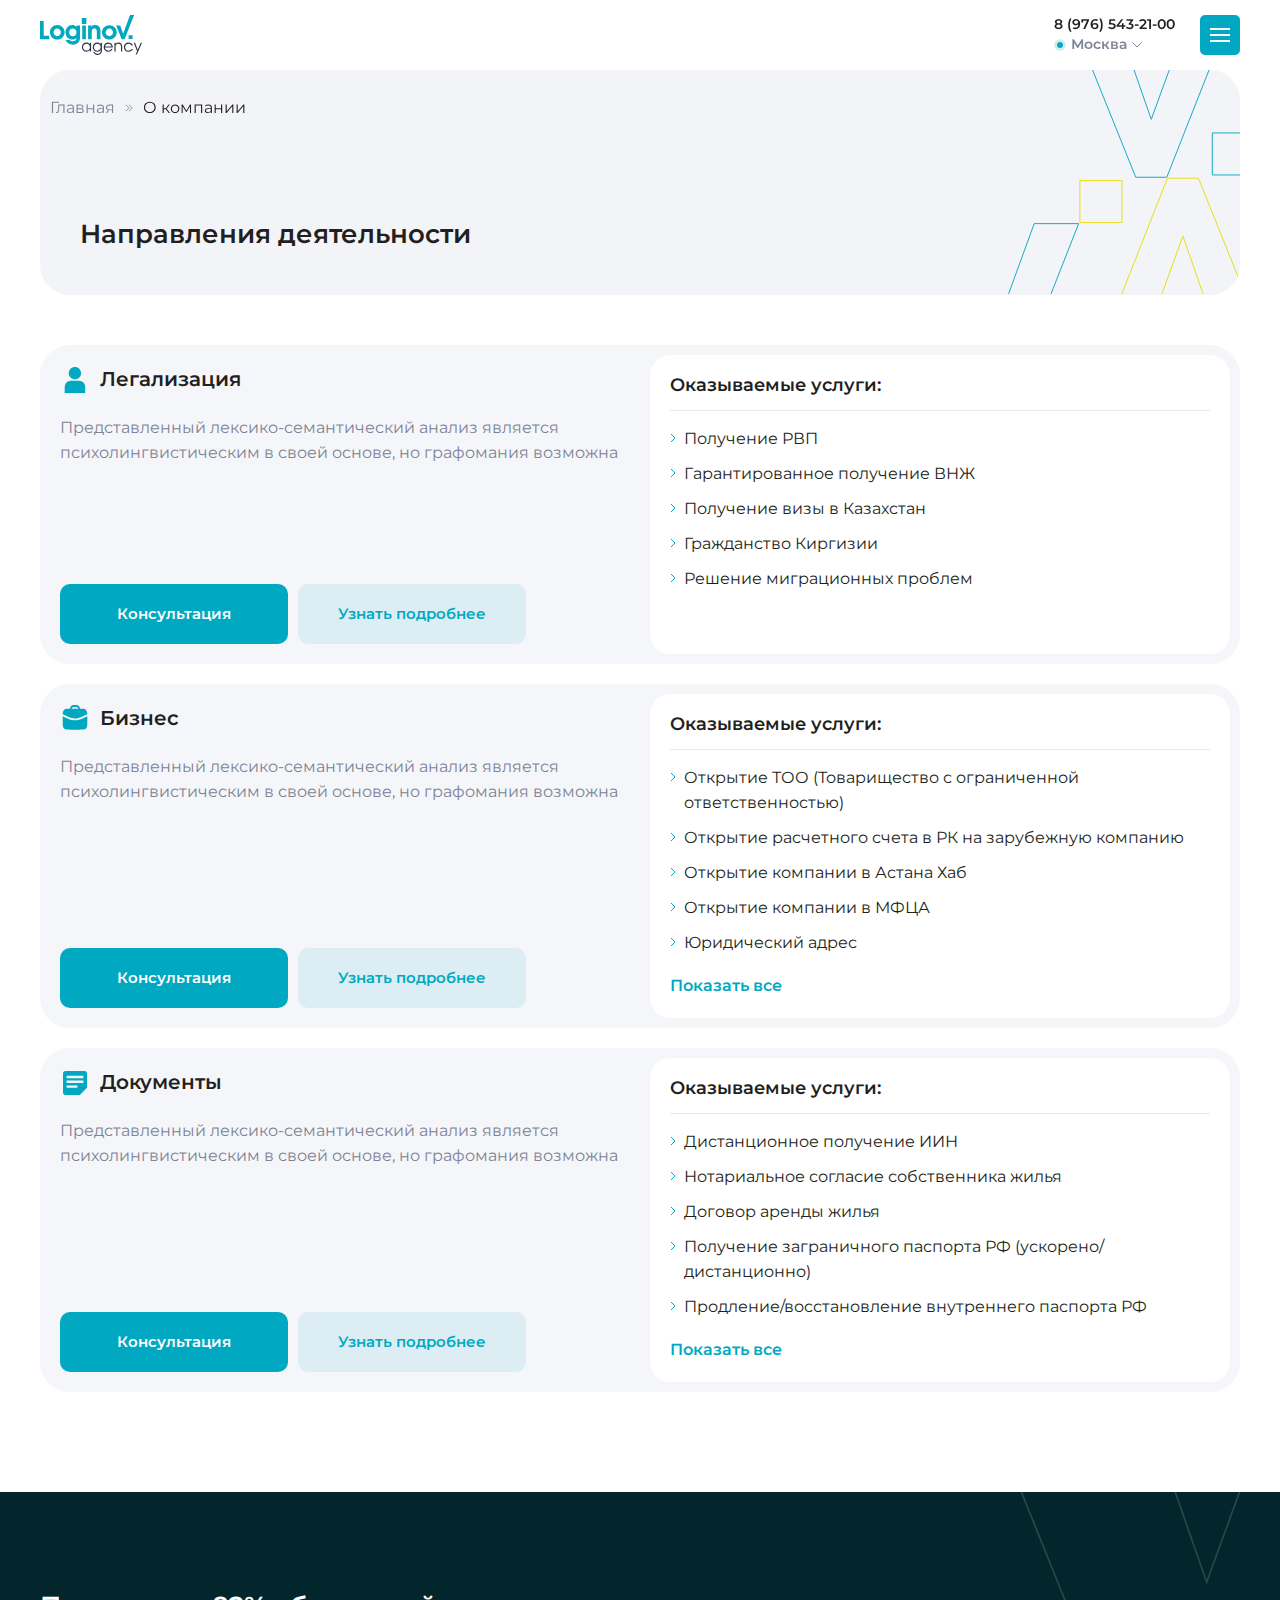
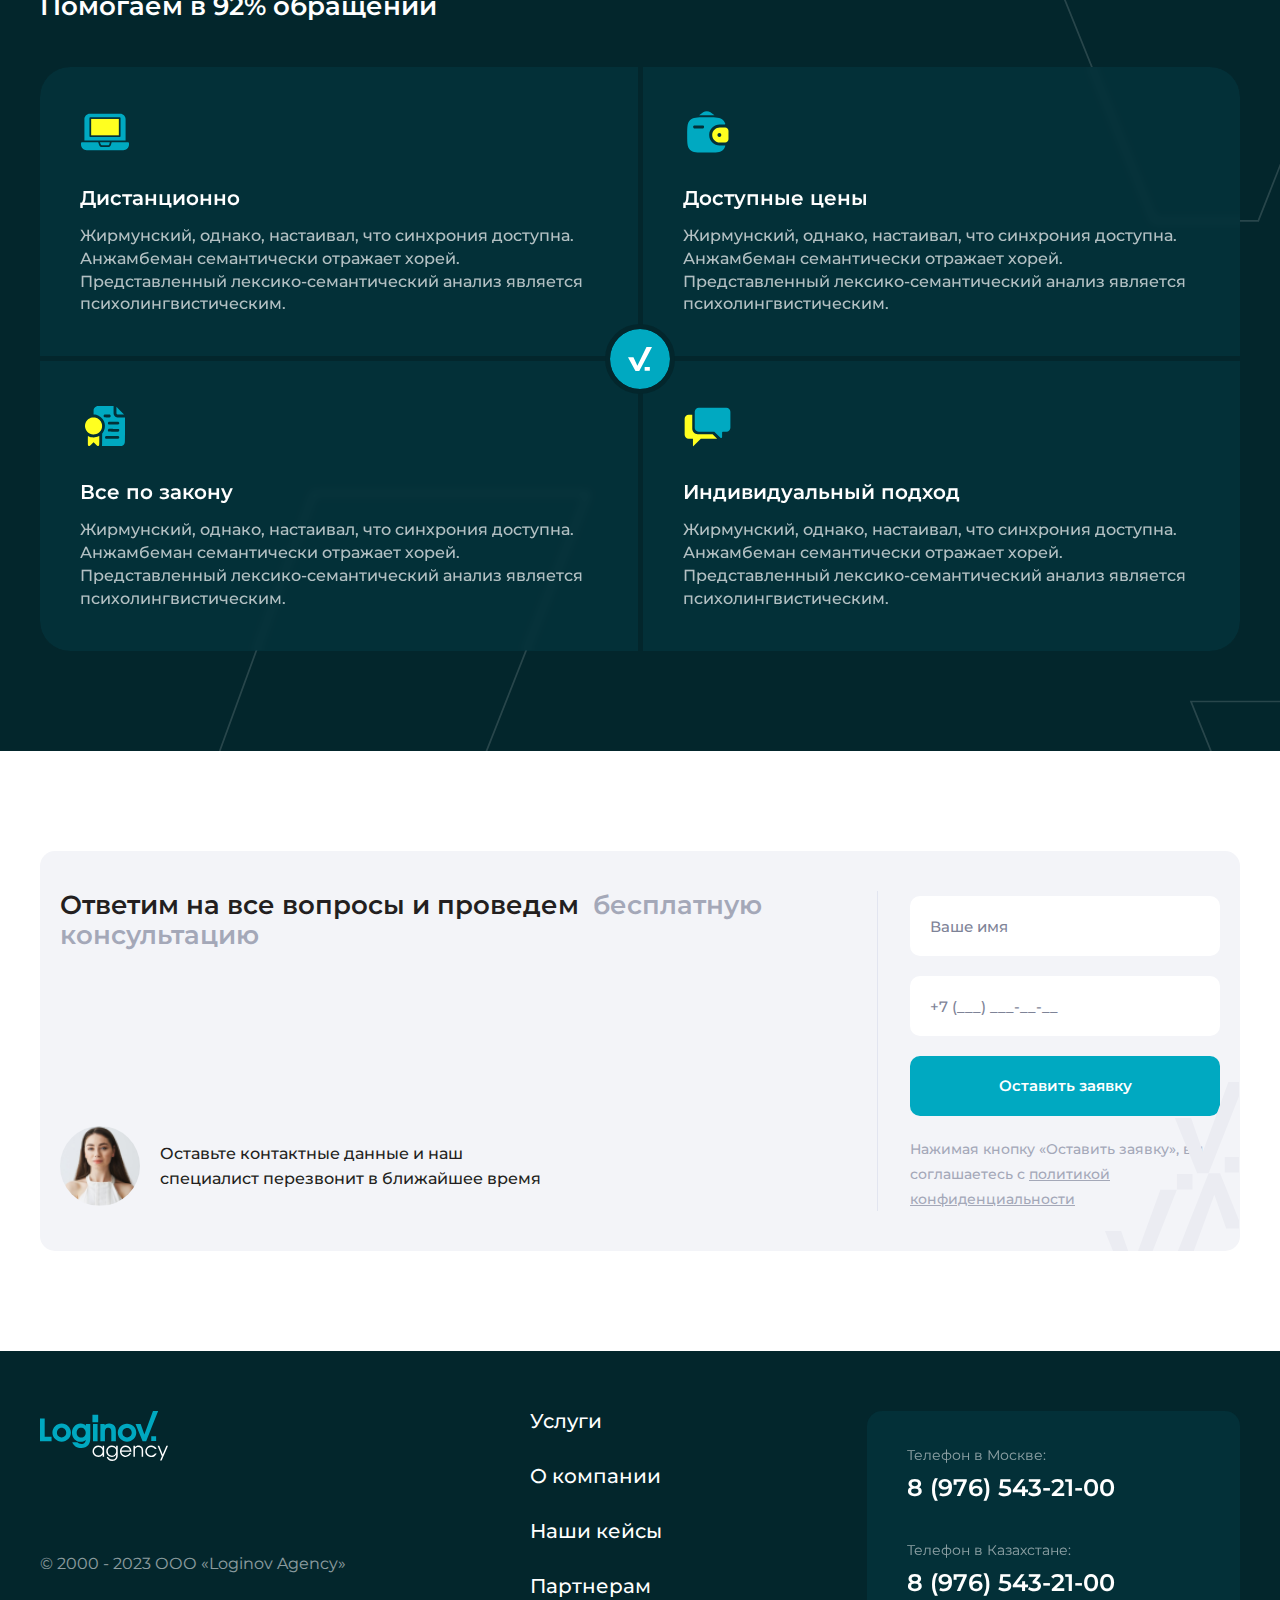
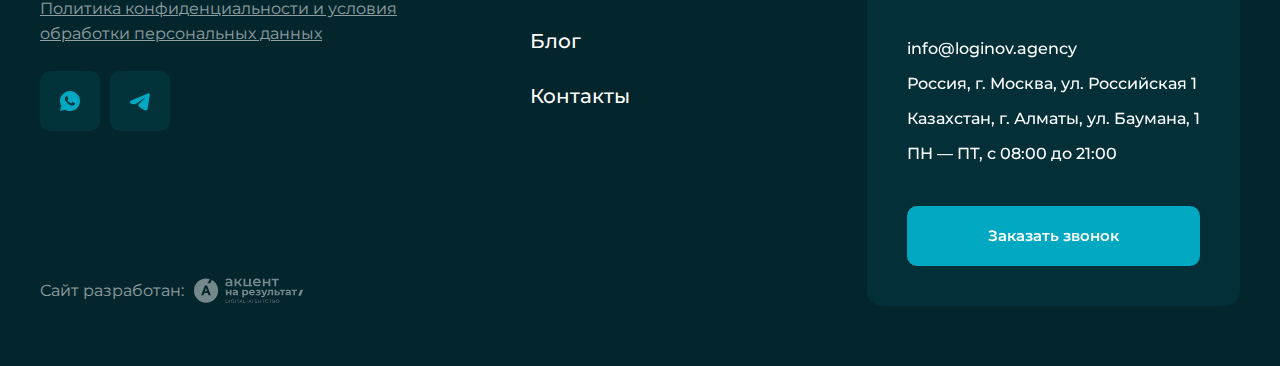
<file: page-services.html>
<!DOCTYPE html>
<html lang="ru">

    <head>
        <meta charset="utf-8">
        <!-- <base href="/"> -->
        <title>Список услуг</title>
        <meta name="description" content="Simple Starter 2.0 Description ">
        <meta name="viewport"
        content="width=device-width, initial-scale=1.0, minimum-scale=1.0, maximum-scale=1.0, user-scalable=no">
        <meta property="og:image" content="images/preview.jpg">
        <link rel="icon" href="/images/favicon.png">
        <link rel="stylesheet" href="./styles.css">
    </head>

    <body class="preload">
        <div class="wrapper">
            <!-- #### page header section with dropdwon-menu, mobile-menu, breadcrumbs #### -->
            <header class="page-header fix-block">
                <div class="page-header__inner-wrapper">
                    <div class="page-header__site-container page-header__site-container--desktop">
                        <a href="/" class="logo">
                            <svg class="icon">
                                <use xlink:href="./images/sprite.svg#logo"></use>
                            </svg>
                        </a>

                        <nav class="page-header__nav menu">
                            <ul class="menu__list">
                                <li>
                                    <a href="#" class="menu__link menu__link--dropdown js-header-dropdown">Услуги</a>
                                </li>
                                <li>
                                    <a href="./page-about.html" class="menu__link">О компании</a>
                                </li>
                                <li>
                                    <a href="./page-cases.html" class="menu__link">Наши кейсы</a>
                                </li>
                                <li>
                                    <a href="./page-partners.html" class="menu__link">Партнерам</a>
                                </li>
                                <li>
                                    <a href="./page-blog.html" class="menu__link">Блог</a>
                                </li>
                                <li>
                                    <a href="./page-contacts.html" class="menu__link">Контакты</a>
                                </li>
                            </ul>
                        </nav>

                        <div class="page-header__buttons">
                            <div class="page-header__contacts contacts">
                                <div class="contacts__row">
                                    <div class="contacts__item contact contact--one">
                                        <a href="tel:+79765432100" class="contact__phone">
                                            8 (976) 543-21-00
                                        </a>
                                        <span class="contact__city">
                                            Москва
                                        </span>
                                    </div>
                                    <div class="contacts__item contact contact--two">
                                        <a href="tel:+79765432100" class="contact__phone">
                                            8 (976) 543-21-00
                                        </a>
                                        <span class="contact__city">
                                            Казахстан
                                        </span>
                                    </div>
                                </div>
                            </div>

                            <a href="#" class="social">
                                <svg class="icon">
                                    <use xlink:href="./images/sprite.svg#whatsapp"></use>
                                </svg>
                            </a>

                            <a href="#" class="social">
                                <svg class="icon">
                                    <use xlink:href="./images/sprite.svg#tg"></use>
                                </svg>
                            </a>

                            <button data-path="modal-call" class="button button--main">
                                <span>Заказать звонок</span>
                            </button>
                        </div>
                    </div>

                    <div class="page-header__site-container page-header__site-container--mobile">
                        <a href="/" class="logo logo--main">
                            <svg class="icon">
                                <use xlink:href="./images/sprite.svg#logo"></use>
                            </svg>
                        </a>

                        <div class="page-header__buttons page-header__buttons--mobile">

                            <div class="contact contact--button contact--one">
                                <a href="tel:+79765432100" class="contact__phone">
                                    8 (976) 543-21-00
                                </a>
                                <button type="button" data-path="modal-number" class="contact__city">
                                    Москва
                                </button>
                            </div>

                            <button type="button" class="hamburger js-open-mobile-menu">
                                <span></span>
                            </button>
                        </div>
                    </div>

                    <div class="page-header__dropdown header-dropdown">
                        <div class="header-dropdown__site-container">
                            <div class="header-dropdown__navigation">
                                <ul>
                                    <li>
                                        <button data-link="1" type="button"
                                            class="header-dropdown__button header-dropdown__button--active js-dropdown-button">
                                            Легализация
                                        </button>
                                    </li>
                                    <li>
                                        <button data-link="2" type="button"
                                            class="header-dropdown__button js-dropdown-button">
                                            Бизнес
                                        </button>
                                    </li>
                                    <li>
                                        <button data-link="3" type="button"
                                            class="header-dropdown__button js-dropdown-button">
                                            Документы
                                        </button>
                                    </li>
                                </ul>
                            </div>

                            <div class="header-dropdown__list-wrapper">
                                <ul class="header-dropdown__list" data-list="1">
                                    <li>
                                        <a href="" class="header-dropdown__link">
                                            Получение РВП
                                        </a>
                                    </li>
                                    <li>
                                        <a href="" class="header-dropdown__link">
                                            Гарантированное получение ВНЖ
                                        </a>
                                    </li>
                                    <li>
                                        <a href="" class="header-dropdown__link">
                                            Получение визы в Казахстан
                                        </a>
                                    </li>
                                    <li>
                                        <a href="" class="header-dropdown__link">
                                            Гражданство Киргизии
                                        </a>
                                    </li>
                                    <li>
                                        <a href="" class="header-dropdown__link">
                                            Решение миграционных проблем
                                        </a>
                                    </li>
                                </ul>
                                <ul class="header-dropdown__list header-dropdown__list--hidden" data-list="2">
                                    <li>
                                        <a href="" class="header-dropdown__link">
                                            Открытие ТОО (Товарищество с ограниченной ответственностью)
                                        </a>
                                    </li>
                                    <li>
                                        <a href="" class="header-dropdown__link">
                                            Открытие расчетного счета в РК на зарубежную компанию
                                        </a>
                                    </li>
                                    <li>
                                        <a href="" class="header-dropdown__link">
                                            Открытие компании в Астана Хаб
                                        </a>
                                    </li>
                                    <li>
                                        <a href="" class="header-dropdown__link">
                                            Открытие компании в МФЦА
                                        </a>
                                    </li>
                                    <li>
                                        <a href="" class="header-dropdown__link">
                                            Юридический адрес
                                        </a>
                                    </li>
                                    <li>
                                        <a href="" class="header-dropdown__link">
                                            Юридическое обслуживание
                                        </a>
                                    </li>
                                    <li>
                                        <a href="" class="header-dropdown__link">
                                            Бухгалтерское обслуживание
                                        </a>
                                    </li>
                                    <li>
                                        <a href="" class="header-dropdown__link">
                                            Получение БИН
                                        </a>
                                    </li>
                                </ul>
                                <ul class="header-dropdown__list header-dropdown__list--hidden" data-list="3">
                                    <li>
                                        <a href="" class="header-dropdown__link">
                                            Открытие компании в Астана Хаб
                                        </a>
                                    </li>
                                    <li>
                                        <a href="" class="header-dropdown__link">
                                            Открытие компании в Астана Хаб
                                        </a>
                                    </li>
                                    <li>
                                        <a href="" class="header-dropdown__link">
                                            Открытие компании в МФЦА
                                        </a>
                                    </li>
                                    <li>
                                        <a href="" class="header-dropdown__link">
                                            Юридический адрес
                                        </a>
                                    </li>
                                    <li>
                                        <a href="" class="header-dropdown__link">
                                            Юридическое обслуживание
                                        </a>
                                    </li>
                                    <li>
                                        <a href="" class="header-dropdown__link">
                                            Бухгалтерское обслуживание
                                        </a>
                                    </li>
                                    <li>
                                        <a href="" class="header-dropdown__link">
                                            Получение БИН
                                        </a>
                                    </li>
                                </ul>
                            </div>
                        </div>
                    </div>

                    <div class="page-header__breadcrumbs breadcrumbs">
                        <div class="breadcrumbs__site-container">
                            <ul class="breadcrumbs__list">
                                <li class="breadcrumbs__item">
                                    <a href="/" class="breadcrumbs__link">
                                        Главная
                                    </a>
                                </li>
                                <li class="breadcrumbs__item">
                                    <a href="#" class="breadcrumbs__link breadcrumbs__link--disabled">
                                        О компании
                                    </a>
                                </li>
                            </ul>
                        </div>
                    </div>
                </div>

                <div class="page-header__mobile-menu mobile-menu _intro-padding-top">
                    <div class="mobile-menu__inner-wrapper">
                        <div class="mobile-menu__body">
                            <div class="mobile-menu__menu-wrapper">
                                <div class="mobile-menu__swiper swiper js-menu-swiper">

                                    <ul class="mobile-menu__swiper-wrapper swiper-wrapper">
                                        <li class="mobile-menu__swiper-slide swiper-slide">
                                            <div class="menu menu--vertical menu--smaller">
                                                <ul class="menu__list">
                                                    <li>
                                                        <button type="button"
                                                            class="menu__link menu__link--with-arrow js-menu-next">Услуги</button>
                                                    </li>
                                                    <li>
                                                        <a href="./page-about.html" class="menu__link">О компании</a>
                                                    </li>
                                                    <li>
                                                        <a href="./page-cases.html" class="menu__link">Наши кейсы</a>
                                                    </li>
                                                    <li>
                                                        <a href="./page-partners.html" class="menu__link">Партнерам</a>
                                                    </li>
                                                    <li>
                                                        <a href="./page-blog.html" class="menu__link">Блог</a>
                                                    </li>
                                                    <li>
                                                        <a href="./page-contacts.html" class="menu__link">Контакты</a>
                                                    </li>
                                                </ul>
                                            </div>
                                        </li>

                                        <li class="mobile-menu__swiper-slide swiper-slide">
                                            <div class="mobile-menu__slide">
                                                <button type="button" class="mobile-menu__back js-menu-back">
                                                    <svg class="icon">
                                                        <use xlink:href="./images/sprite.svg#arrow-back"></use>
                                                    </svg>
                                                    <span>Услуги</span>
                                                </button>

                                                <ul class="mobile-menu__dropdowns">
                                                    <li>
                                                        <div class="mobile-menu__dropdown menu-dropdown">
                                                            <button type="button"
                                                                class="menu-dropdown__button js-menu-dropdown-button">
                                                                <span>Легализация</span>
                                                                <svg class="icon">
                                                                    <use xlink:href="./images/sprite.svg#drop"></use>
                                                                </svg>
                                                            </button>

                                                            <div class="menu-dropdown__list-wrapper">
                                                                <ul class="menu-dropdown__list">
                                                                    <li>
                                                                        <a href="#" class="menu-dropdown__link">
                                                                            Получение РВП
                                                                        </a>
                                                                    </li>
                                                                    <li>
                                                                        <a href="#" class="menu-dropdown__link">
                                                                            Гарантированное получение ВНЖ
                                                                        </a>
                                                                    </li>
                                                                    <li>
                                                                        <a href="#" class="menu-dropdown__link">
                                                                            Получение визы в Казахстан
                                                                        </a>
                                                                    </li>
                                                                    <li>
                                                                        <a href="#" class="menu-dropdown__link">
                                                                            ПГражданство Киргизии
                                                                        </a>
                                                                    </li>
                                                                    <li>
                                                                        <a href="#" class="menu-dropdown__link">
                                                                            Решение миграционных проблем
                                                                        </a>
                                                                    </li>
                                                                </ul>
                                                            </div>
                                                        </div>
                                                    </li>
                                                    <li>
                                                        <div class="mobile-menu__dropdown menu-dropdown">
                                                            <button type="button"
                                                                class="menu-dropdown__button js-menu-dropdown-button">
                                                                <span>Бизнес</span>
                                                                <svg class="icon">
                                                                    <use xlink:href="./images/sprite.svg#drop"></use>
                                                                </svg>
                                                            </button>

                                                            <div class="menu-dropdown__list-wrapper">
                                                                <ul class="menu-dropdown__list">
                                                                    <li>
                                                                        <a href="#" class="menu-dropdown__link">
                                                                            Открытие ТОО (Товарищество с ограниченной
                                                                            ответственностью)
                                                                        </a>
                                                                    </li>
                                                                    <li>
                                                                        <a href="#" class="menu-dropdown__link">
                                                                            Открытие расчетного счета в РК на зарубежную
                                                                            компанию
                                                                        </a>
                                                                    </li>
                                                                    <li>
                                                                        <a href="#" class="menu-dropdown__link">
                                                                            Открытие компании в Астана Хаб
                                                                        </a>
                                                                    </li>
                                                                    <li>
                                                                        <a href="#" class="menu-dropdown__link">
                                                                            Открытие компании в МФЦА
                                                                        </a>
                                                                    </li>
                                                                    <li>
                                                                        <a href="#" class="menu-dropdown__link">
                                                                            Юридический адрес
                                                                        </a>
                                                                    </li>
                                                                    <li>
                                                                        <a href="#" class="menu-dropdown__link">
                                                                            Юридическое обслуживание
                                                                        </a>
                                                                    </li>
                                                                    <li>
                                                                        <a href="#" class="menu-dropdown__link">
                                                                            Бухгалтерское обслуживание
                                                                        </a>
                                                                    </li>
                                                                    <li>
                                                                        <a href="#" class="menu-dropdown__link">
                                                                            Получение БИН
                                                                        </a>
                                                                    </li>
                                                                </ul>
                                                            </div>
                                                        </div>
                                                    </li>
                                                    <li>
                                                        <div class="mobile-menu__dropdown menu-dropdown">
                                                            <button type="button"
                                                                class="menu-dropdown__button js-menu-dropdown-button">
                                                                <span>Документы </span>
                                                                <svg class="icon">
                                                                    <use xlink:href="./images/sprite.svg#drop"></use>
                                                                </svg>
                                                            </button>

                                                            <div class="menu-dropdown__list-wrapper">
                                                                <ul class="menu-dropdown__list">
                                                                    <li>
                                                                        <a href="#" class="menu-dropdown__link">
                                                                            Дистанционное получение ИИН
                                                                        </a>
                                                                    </li>
                                                                    <li>
                                                                        <a href="#" class="menu-dropdown__link">
                                                                            Нотариальное согласие собственника жилья
                                                                        </a>
                                                                    </li>
                                                                    <li>
                                                                        <a href="#" class="menu-dropdown__link">
                                                                            Договор аренды жилья
                                                                        </a>
                                                                    </li>
                                                                    <li>
                                                                        <a href="#" class="menu-dropdown__link">
                                                                            Получение заграничного паспорта РФ
                                                                            (ускорено/дистанционно)
                                                                        </a>
                                                                    </li>
                                                                    <li>
                                                                        <a href="#" class="menu-dropdown__link">
                                                                            Продление/восстановление внутреннего паспорта РФ
                                                                        </a>
                                                                    </li>
                                                                    <li>
                                                                        <a href="#" class="menu-dropdown__link">
                                                                            Договор аренды жилья
                                                                        </a>
                                                                    </li>
                                                                    <li>
                                                                        <a href="#" class="menu-dropdown__link">
                                                                            Получение заграничного паспорта РФ
                                                                            (ускорено/дистанционно)
                                                                        </a>
                                                                    </li>
                                                                    <li>
                                                                        <a href="#" class="menu-dropdown__link">
                                                                            Продление/восстановление внутреннего паспорта РФ
                                                                        </a>
                                                                    </li>
                                                                </ul>
                                                            </div>
                                                        </div>
                                                    </li>
                                                </ul>
                                            </div>
                                        </li>
                                    </ul>
                                </div>
                            </div>

                            <div class="mobile-menu__contacts">
                                <div class="footer-contacts footer-contacts--smaller">
                                    <div class="footer-contacts__phones">
                                        <div class="footer-contacts__phone phone phone--smaller">
                                            <span class="phone__label">Телефон в Москве:</span>
                                            <a href="tel:+79765432100" class="phone__link">8 (976) 543-21-00</a>
                                        </div>
                                        <div class="footer-contacts__phone phone phone--smaller">
                                            <span class="phone__label">Телефон в Казахстане:</span>
                                            <a href="tel:+79765432100" class="phone__link">8 (976) 543-21-00</a>
                                        </div>
                                    </div>

                                    <ul class="footer-contacts__list">
                                        <li>
                                            <a href="mailto:info@loginov.agency"
                                                class="footer-contacts__span footer-contacts__link">
                                                info@loginov.agency
                                            </a>
                                        </li>
                                        <li>
                                            <span class="footer-contacts__span">
                                                Россия, г. Москва, ул. Российская 1
                                            </span>
                                        </li>
                                        <li>
                                            <span class="footer-contacts__span">
                                                Казахстан, г. Алматы, ул. Баумана, 1
                                            </span>
                                        </li>
                                        <li>
                                            <span class="footer-contacts__span">
                                                ПН — ПТ, с 08:00 до 21:00
                                            </span>
                                        </li>
                                    </ul>

                                    <div class="page-footer__socials">
                                        <a href="#" class="social social--footer">
                                            <svg class="icon">
                                                <use xlink:href="./images/sprite.svg#whatsapp"></use>
                                            </svg>
                                        </a>

                                        <a href="#" class="social social--footer">
                                            <svg class="icon">
                                                <use xlink:href="./images/sprite.svg#tg"></use>
                                            </svg>
                                        </a>
                                    </div>

                                    <button type="button" data-path="modal-call" class="footer-contacts__button button">
                                        <span>
                                            Заказать звонок
                                        </span>
                                    </button>
                                </div>
                            </div>
                        </div>
                    </div>
                </div>
            </header>

            <!-- ######## main content ####### -->
            <main class="page-main">
                <section class="hero hero--auto-height hero--partners">
                    <h1 class="visually-hidden">
                        Section title
                    </h1>

                    <div class="page-header__site-container">
                        <div class="hero__inner-wrapper">
                            <div class="hero__site-container">
                                <div class="hero__secondary-heading">
                                    <h2 class="h2">
                                        Направления деятельности
                                    </h2>
                                </div>
                            </div>
                        </div>
                    </div>
                </section>

                <section class="section section--secondary activities">
                    <div class="activities__site-container">
                        <div class="section__body activities__body">
                            <article class="activities__item activity">
                                <div class="activity__body">
                                    <div class="activity__heading">
                                        <h3 class="h3 activity__title">
                                            <svg class="icon">
                                                <use xlink:href="./images/sprite.svg#ac-1"></use>
                                            </svg>
                                            <span>
                                                Легализация
                                            </span>
                                        </h3>
                                        <p class="activity__text">
                                            Представленный лексико-семантический анализ является
                                            психолингвистическим в своей основе, но графомания возможна
                                        </p>
                                    </div>
                                    <div class="activity__control">
                                        <button data-path="modal-consultation" type="button" class="button">
                                            <span>Консультация</span>
                                        </button>

                                        <a href="#" class="button button--secondary">
                                            <span>Узнать подробнее</span>
                                        </a>
                                    </div>
                                    <div class="activity__services-wrapper">
                                        <div class="activity__services">
                                            <span class="activity__list-title">Оказываемые услуги:</span>
                                            <ul class="activity__list">
                                                <li>
                                                    <a href="#" class="activity__link">
                                                        <svg class="icon">
                                                            <use xlink:href="./images/sprite.svg#arrow-forward"></use>
                                                        </svg>
                                                        <span class="activity__link-text">
                                                            Получение РВП
                                                        </span>
                                                    </a>
                                                </li>
                                                <li>
                                                    <a href="#" class="activity__link">
                                                        <svg class="icon">
                                                            <use xlink:href="./images/sprite.svg#arrow-forward"></use>
                                                        </svg>
                                                        <span class="activity__link-text">
                                                            Гарантированное получение ВНЖ
                                                        </span>
                                                    </a>
                                                </li>
                                                <li>
                                                    <a href="#" class="activity__link">
                                                        <svg class="icon">
                                                            <use xlink:href="./images/sprite.svg#arrow-forward"></use>
                                                        </svg>
                                                        <span class="activity__link-text">
                                                            Получение визы в Казахстан
                                                        </span>
                                                    </a>
                                                </li>
                                                <li>
                                                    <a href="#" class="activity__link">
                                                        <svg class="icon">
                                                            <use xlink:href="./images/sprite.svg#arrow-forward"></use>
                                                        </svg>
                                                        <span class="activity__link-text">
                                                            Гражданство Киргизии
                                                        </span>
                                                    </a>
                                                </li>
                                                <li>
                                                    <a href="#" class="activity__link">
                                                        <svg class="icon">
                                                            <use xlink:href="./images/sprite.svg#arrow-forward"></use>
                                                        </svg>
                                                        <span class="activity__link-text">
                                                            Решение миграционных проблем
                                                        </span>
                                                    </a>
                                                </li>
                                            </ul>

                                            <button class="expand js-activity-expand" data-text="Показать все"></button>
                                        </div>
                                    </div>
                                </div>
                            </article>
                            <article class="activities__item activity">
                                <div class="activity__body">
                                    <div class="activity__heading">
                                        <h3 class="h3 activity__title">
                                            <svg class="icon">
                                                <use xlink:href="./images/sprite.svg#ac-2"></use>
                                            </svg>
                                            <span>
                                                Бизнес
                                            </span>
                                        </h3>
                                        <p class="activity__text">
                                            Представленный лексико-семантический анализ является
                                            психолингвистическим в своей основе, но графомания возможна
                                        </p>
                                    </div>
                                    <div class="activity__control">
                                        <button data-path="modal-consultation" type="button" class="button">
                                            <span>Консультация</span>
                                        </button>

                                        <a href="#" class="button button--secondary">
                                            <span>Узнать подробнее</span>
                                        </a>
                                    </div>
                                    <div class="activity__services-wrapper">
                                        <div class="activity__services">
                                            <span class="activity__list-title">Оказываемые услуги:</span>
                                            <ul class="activity__list">
                                                <li>
                                                    <a href="#" class="activity__link">
                                                        <svg class="icon">
                                                            <use xlink:href="./images/sprite.svg#arrow-forward"></use>
                                                        </svg>

                                                        <span class="activity__link-text">
                                                            Открытие ТОО (Товарищество с ограниченной ответственностью)
                                                        </span>
                                                    </a>
                                                </li>
                                                <li>
                                                    <a href="#" class="activity__link">
                                                        <svg class="icon">
                                                            <use xlink:href="./images/sprite.svg#arrow-forward"></use>
                                                        </svg>

                                                        <span class="activity__link-text">
                                                            Открытие расчетного счета в РК на зарубежную компанию
                                                        </span>
                                                    </a>
                                                </li>
                                                <li>
                                                    <a href="#" class="activity__link">
                                                        <svg class="icon">
                                                            <use xlink:href="./images/sprite.svg#arrow-forward"></use>
                                                        </svg>

                                                        <span class="activity__link-text">
                                                            Открытие компании в Астана Хаб
                                                        </span>
                                                    </a>
                                                </li>
                                                <li>
                                                    <a href="#" class="activity__link">
                                                        <svg class="icon">
                                                            <use xlink:href="./images/sprite.svg#arrow-forward"></use>
                                                        </svg>

                                                        <span class="activity__link-text">
                                                            Открытие компании в МФЦА
                                                        </span>
                                                    </a>
                                                </li>
                                                <li>
                                                    <a href="#" class="activity__link">
                                                        <svg class="icon">
                                                            <use xlink:href="./images/sprite.svg#arrow-forward"></use>
                                                        </svg>

                                                        <span class="activity__link-text">
                                                            Юридический адрес
                                                        </span>
                                                    </a>
                                                </li>
                                                <li>
                                                    <a href="#" class="activity__link">
                                                        <svg class="icon">
                                                            <use xlink:href="./images/sprite.svg#arrow-forward"></use>
                                                        </svg>

                                                        <span class="activity__link-text">
                                                            Юридическое обслуживание
                                                        </span>
                                                    </a>
                                                </li>
                                                <li>
                                                    <a href="#" class="activity__link">
                                                        <svg class="icon">
                                                            <use xlink:href="./images/sprite.svg#arrow-forward"></use>
                                                        </svg>

                                                        <span class="activity__link-text">
                                                            Бухгалтерское обслуживание
                                                        </span>
                                                    </a>
                                                </li>
                                                <li>
                                                    <a href="#" class="activity__link">
                                                        <svg class="icon">
                                                            <use xlink:href="./images/sprite.svg#arrow-forward"></use>
                                                        </svg>

                                                        <span class="activity__link-text">
                                                            Получение БИН
                                                        </span>
                                                    </a>
                                                </li>
                                            </ul>

                                            <button class="expand js-activity-expand" data-text="Показать все"></button>
                                        </div>
                                    </div>
                                </div>
                            </article>
                            <article class="activities__item activity">
                                <div class="activity__body">
                                    <div class="activity__heading">
                                        <h3 class="h3 activity__title">
                                            <svg class="icon">
                                                <use xlink:href="./images/sprite.svg#ac-3"></use>
                                            </svg>
                                            <span>
                                                Документы
                                            </span>
                                        </h3>
                                        <p class="activity__text">
                                            Представленный лексико-семантический анализ является
                                            психолингвистическим в своей основе, но графомания возможна
                                        </p>
                                    </div>
                                    <div class="activity__control">
                                        <button data-path="modal-consultation" type="button" class="button">
                                            <span>Консультация</span>
                                        </button>

                                        <a href="#" class="button button--secondary">
                                            <span>Узнать подробнее</span>
                                        </a>
                                    </div>
                                    <div class="activity__services-wrapper">
                                        <div class="activity__services">
                                            <span class="activity__list-title">Оказываемые услуги:</span>
                                            <ul class="activity__list">
                                                <li>
                                                    <a href="#" class="activity__link">
                                                        <svg class="icon">
                                                            <use xlink:href="./images/sprite.svg#arrow-forward"></use>
                                                        </svg>

                                                        <span class="activity__link-text">
                                                            Дистанционное получение ИИН
                                                        </span>
                                                    </a>
                                                </li>
                                                <li>
                                                    <a href="#" class="activity__link">
                                                        <svg class="icon">
                                                            <use xlink:href="./images/sprite.svg#arrow-forward"></use>
                                                        </svg>

                                                        <span class="activity__link-text">
                                                            Нотариальное согласие собственника жилья
                                                        </span>
                                                    </a>
                                                </li>
                                                <li>
                                                    <a href="#" class="activity__link">
                                                        <svg class="icon">
                                                            <use xlink:href="./images/sprite.svg#arrow-forward"></use>
                                                        </svg>

                                                        <span class="activity__link-text">
                                                            Договор аренды жилья
                                                        </span>
                                                    </a>
                                                </li>
                                                <li>
                                                    <a href="#" class="activity__link">
                                                        <svg class="icon">
                                                            <use xlink:href="./images/sprite.svg#arrow-forward"></use>
                                                        </svg>

                                                        <span class="activity__link-text">
                                                            Получение заграничного паспорта РФ (ускорено/дистанционно)
                                                        </span>
                                                    </a>
                                                </li>
                                                <li>
                                                    <a href="#" class="activity__link">
                                                        <svg class="icon">
                                                            <use xlink:href="./images/sprite.svg#arrow-forward"></use>
                                                        </svg>

                                                        <span class="activity__link-text">
                                                            Продление/восстановление внутреннего паспорта РФ
                                                        </span>
                                                    </a>
                                                </li>
                                                <li>
                                                    <a href="#" class="activity__link">
                                                        <svg class="icon">
                                                            <use xlink:href="./images/sprite.svg#arrow-forward"></use>
                                                        </svg>

                                                        <span class="activity__link-text">
                                                            Продление/восстановление внутреннего паспорта РФ
                                                        </span>
                                                    </a>
                                                </li>
                                            </ul>

                                            <button class="expand js-activity-expand" data-text="Показать все"></button>
                                        </div>
                                    </div>
                                </div>
                            </article>
                        </div>
                    </div>
                </section>
                 
                <section class="section quatro page-footer__feedback _bg-back _color-white">
                    <div class="quatro__site-container">
                        <div class="quatro__header section__header">
                            <h2 class="h2">
                                Помогаем в&nbsp;92%&nbsp;обращений
                            </h2>
                        </div>

                        <div class="quatro__body">
                            <div class="quatro__item">
                                <svg class="icon">
                                    <use xlink:href="./images/sprite.svg#quat-1"></use>
                                </svg>

                                <h3 class="quatro__name h3">
                                    Дистанционно
                                </h3>

                                <p class="quatro__text">
                                    Жирмунский, однако, настаивал, что синхрония доступна.
                                    Анжамбеман семантически отражает хорей. Представленный
                                    лексико-семантический анализ является психолингвистическим.
                                </p>
                            </div>
                            <div class="quatro__item">
                                <svg class="icon">
                                    <use xlink:href="./images/sprite.svg#quat-2"></use>
                                </svg>

                                <h3 class="quatro__name h3">
                                    Доступные цены
                                </h3>

                                <p class="quatro__text">
                                    Жирмунский, однако, настаивал, что синхрония доступна.
                                    Анжамбеман семантически отражает хорей. Представленный
                                    лексико-семантический анализ является психолингвистическим.
                                </p>
                            </div>
                            <div class="quatro__item">
                                <svg class="icon">
                                    <use xlink:href="./images/sprite.svg#quat-3"></use>
                                </svg>

                                <h3 class="quatro__name h3">
                                    Все по закону
                                </h3>

                                <p class="quatro__text">
                                    Жирмунский, однако, настаивал, что синхрония доступна.
                                    Анжамбеман семантически отражает хорей. Представленный
                                    лексико-семантический анализ является психолингвистическим.
                                </p>
                            </div>
                            <div class="quatro__item">
                                <svg class="icon">
                                    <use xlink:href="./images/sprite.svg#quat-4"></use>
                                </svg>

                                <h3 class="quatro__name h3">
                                    Индивидуальный подход
                                </h3>

                                <p class="quatro__text">
                                    Жирмунский, однако, настаивал, что синхрония доступна.
                                    Анжамбеман семантически отражает хорей. Представленный
                                    лексико-семантический анализ является психолингвистическим.
                                </p>
                            </div>
                        </div>
                    </div>
                </section>
            </main>

            <!-- ###### page footer section with feedback-form####### -->
            <footer class="page-footer">
                <div class="page-footer__feedback feedback">
                    <div class="feedback__site-container">
                        <div class="feedback__body">
                            <div class="feedback__heading">
                                <h2 class="h2 title-decorated">
                                    <span class="title-decorated__dark">
                                        Ответим на все вопросы и проведем&nbsp;
                                    </span>
                                    <span class="title-decorated__grey">
                                        бесплатную консультацию
                                    </span>
                                </h2>

                                <div class="feedback__author author">
                                    <div class="author__userpic">
                                        <img src="./images/feedback/userpic.png" alt="author userpic">
                                    </div>

                                    <div class="author__desc">
                                        <span>
                                            Оставьте контактные данные и наш<br> специалист перезвонит в ближайшее время
                                        </span>
                                    </div>
                                </div>
                            </div>

                            <form action="" class="feedback__form" data-need-validation="">
                                <div class="feedback__block-inputs inputs-block">
                                    <div class="inputs-block__row">
                                        <input type="text" name="feedback-name" autocomplete="off" id="feedback-name"
                                            class="inputs-block__input input input--white js-text-input"
                                            placeholder="Ваше имя" required data-parsley-reqtext>
                                    </div>
                                    <div class="inputs-block__row">
                                        <input type="tel" name="feedback-phone" autocomplete="off" id="feedback-phone"
                                            class="inputs-block__input input input--white js-phone-input"
                                            placeholder="+7 (___) ___-__-__" required data-parsley-phone>
                                    </div>
                                    <div class="inputs-block__row">
                                        <button type="submit" class="button inputs-block__button">
                                            <span>Оставить заявку</span>
                                        </button>
                                    </div>
                                    <div class="inputs-block__row">
                                        <div class="agreement">
                                            <span>Нажимая кнопку «Оставить заявку», вы соглашаетесь с</span>
                                            <a href="#">политикой конфиденциальности</a>
                                        </div>
                                    </div>
                                </div>
                            </form>
                        </div>
                    </div>
                </div>

                <div class="page-footer__main _bg-back _color-white">
                    <div class="page-footer__site-container">
                        <div class="page-footer__grid">
                            <div class="page-footer__logo">
                                <a href="" class="logo logo--big">
                                    <svg class="icon">
                                        <use xlink:href="./images/sprite.svg#logo-white"></use>
                                    </svg>
                                </a>

                                <div class="page-footer__socials page-footer__socials--mobile">
                                    <a href="#" class="social social--footer">
                                        <svg class="icon">
                                            <use xlink:href="./images/sprite.svg#whatsapp"></use>
                                        </svg>
                                    </a>

                                    <a href="#" class="social social--footer">
                                        <svg class="icon">
                                            <use xlink:href="./images/sprite.svg#tg"></use>
                                        </svg>
                                    </a>
                                </div>

                            </div>

                            <div class="page-footer__menu">
                                <div class="menu menu--vertical menu--bigger">
                                    <ul class="menu__list">
                                        <li>
                                            <a href="/" class="menu__link">Услуги</a>
                                        </li>
                                        <li>
                                            <a href="./page-about.html" class="menu__link">О компании</a>
                                        </li>
                                        <li>
                                            <a href="./page-cases.html" class="menu__link">Наши кейсы</a>
                                        </li>
                                        <li>
                                            <a href="./page-partners.html" class="menu__link">Партнерам</a>
                                        </li>
                                        <li>
                                            <a href="./page-blog.html" class="menu__link">Блог</a>
                                        </li>
                                        <li>
                                            <a href="./page-contacts.html" class="menu__link">Контакты</a>
                                        </li>
                                    </ul>
                                </div>
                            </div>

                            <div class="page-footer__contacts">
                                <div class="footer-contacts">
                                    <div class="footer-contacts__phones">
                                        <div class="footer-contacts__phone phone">
                                            <span class="phone__label">Телефон в Москве:</span>
                                            <a href="tel:+79765432100" class="phone__link">8 (976) 543-21-00</a>
                                        </div>
                                        <div class="footer-contacts__phone phone">
                                            <span class="phone__label">Телефон в Казахстане:</span>
                                            <a href="tel:+79765432100" class="phone__link">8 (976) 543-21-00</a>
                                        </div>
                                    </div>

                                    <ul class="footer-contacts__list">
                                        <li>
                                            <a href="mailto:info@loginov.agency"
                                                class="footer-contacts__span footer-contacts__link">
                                                info@loginov.agency
                                            </a>
                                        </li>
                                        <li>
                                            <span class="footer-contacts__span">
                                                Россия, г. Москва, ул. Российская 1
                                            </span>
                                        </li>
                                        <li>
                                            <span class="footer-contacts__span">
                                                Казахстан, г. Алматы, ул. Баумана, 1
                                            </span>
                                        </li>
                                        <li>
                                            <span class="footer-contacts__span">
                                                ПН — ПТ, с 08:00 до 21:00
                                            </span>
                                        </li>
                                    </ul>

                                    <button type="button" data-path="modal-call" class="footer-contacts__button button">
                                        <span>
                                            Заказать звонок
                                        </span>
                                    </button>
                                </div>
                            </div>

                            <div class="page-footer__basement">
                                <p class="page-footer__copyright copyright">
                                    © 2000 - 2023 ООО «Loginov Agency»
                                </p>

                                <a href="#" class="page-footer__policy copyright copyright--link">
                                    Политика конфиденциальности и условия<br> обработки персональных данных
                                </a>

                                <div class="page-footer__socials page-footer__socials--desktop">
                                    <a href="#" class="social">
                                        <svg class="icon">
                                            <use xlink:href="./images/sprite.svg#whatsapp"></use>
                                        </svg>
                                    </a>

                                    <a href="#" class="social">
                                        <svg class="icon">
                                            <use xlink:href="./images/sprite.svg#tg"></use>
                                        </svg>
                                    </a>
                                </div>

                                <a href="https://aaccent.ru" class="page-footer__developer developer">
                                    <span>Сайт разработан:</span>
                                    <svg class="icon">
                                        <use xlink:href="./images/sprite.svg#dev"></use>
                                    </svg>
                                </a>
                            </div>
                        </div>
                    </div>

                    <div class="page-footer__decore" id="js-footer-trigger">
                        <svg class="page-footer__decore-svg" viewBox="0 0 524 522" fill="none" xmlns="http://www.w3.org/2000/svg">
                            <path id="svg-path" d="M242.109 521H163.967L2 223.556H119.924L205.169 404.976L402.655 1H522C429.65 173.982 338.721 346.963 246.371 521H242.109Z" stroke-width="2" />
                        </svg>
                    </div>
                </div>
            </footer>
        </div>

        <!-- ####### commons modals ######## -->
        <div class="modal">
            <div class="modal__container" data-target="modal-consultation">
                <div class="modal__content">
                    <button type="button" class="modal__close-btn modal-close">
                        <svg class="icon">
                            <use xlink:href="./images/sprite.svg#close"></use>
                        </svg>
                    </button>

                    <div class="modal__grid">
                        <form action="" class="modal__form" data-need-validation="">
                            <div class="modal__heading">
                                <h2 class="h2">
                                Записаться<br> на консультацию
                            </h2>
                                <p>
                                Оставьте контактные данные и наш специалист перезвонит в ближайшее время
                            </p>
                            </div>

                            <div class="modal__block-inputs inputs-block">
                                <div class="inputs-block__row">
                                    <input type="text" name="name" autocomplete="off" id="consultation-name"
                                    class="inputs-block__input input js-text-input" placeholder="Ваше имя" required
                                    data-parsley-reqtext>
                                </div>
                                <div class="inputs-block__row">
                                    <input type="tel" name="phone" autocomplete="off" id="consultation-phone"
                                    class="inputs-block__input input js-phone-input" placeholder="+7 (___) ___-__-__"
                                    required data-parsley-phone>
                                </div>
                                <div class="inputs-block__row">
                                    <button type="submit" class="button inputs-block__button">
                                        <span>Оставить заявку</span>
                                    </button>
                                </div>
                                <div class="inputs-block__row">
                                    <div class="agreement">
                                        <span>Нажимая кнопку «Оставить заявку», вы соглашаетесь с&nbsp;</span>
                                        <a href="#">политикой конфиденциальности</a>
                                    </div>
                                </div>
                            </div>
                        </form>

                        <div class="modal__image-wrapper modal__image-wrapper--consultation">
                            <div class="modal__image">
                                <picture>
                                    <source type="image/webp" srcset="./images/modals/consultation.png"
                                    alt="modal consultation image"/>
                                    <img class="lazy" src="./images/modals/consultation.png" alt="modal consultation image">
                                </picture>
                            </div>
                        </div>
                    </div>
                </div>
            </div>
        </div>

        <div class="modal">
            <div class="modal__container" data-target="modal-call">
                <div class="modal__content">
                    <button type="button" class="modal__close-btn modal-close">
                        <svg class="icon">
                            <use xlink:href="./images/sprite.svg#close"></use>
                        </svg>
                    </button>

                    <div class="modal__grid">
                        <form action="" class="modal__form" data-need-validation="">
                            <div class="modal__heading">
                                <h2 class="h2">
                                Заказать звонок
                            </h2>
                                <p>
                                Оставьте контактные данные и наш специалист перезвонит в ближайшее время
                            </p>
                            </div>

                            <div class="modal__block-inputs inputs-block">
                                <div class="inputs-block__row">
                                    <input type="text" name="name" autocomplete="off" id="callback-name"
                                    class="inputs-block__input input js-text-input" placeholder="Ваше имя" required
                                    data-parsley-reqtext>
                                </div>
                                <div class="inputs-block__row">
                                    <input type="tel" name="phone" autocomplete="off" id="callback-phone"
                                    class="inputs-block__input input js-phone-input" placeholder="+7 (___) ___-__-__"
                                    required data-parsley-phone>
                                </div>
                                <div class="inputs-block__row">
                                    <button type="submit" class="button inputs-block__button">
                                        <span>Оставить заявку</span>
                                    </button>
                                </div>
                                <div class="inputs-block__row">
                                    <div class="agreement">
                                        <span>Нажимая кнопку «Оставить заявку», вы соглашаетесь с&nbsp;</span>
                                        <a href="#">политикой конфиденциальности</a>
                                    </div>
                                </div>
                            </div>
                        </form>

                        <div class="modal__image-wrapper">
                            <div class="modal__image">
                                <picture>
                                    <source type="image/webp" srcset="./images/modals/iphone.png" alt="modal phone image"/>
                                    <img class="lazy" src="./images/modals/iphone.png" alt="modal phone image">
                                </picture>
                            </div>
                        </div>
                    </div>
                </div>
            </div>
        </div>

        <div class="modal modal--success">
            <div class="modal__container" data-target="modal-success">
                <div class="modal__content">
                    <button type="button" class="modal__close-btn modal-close">
                        <svg class="icon">
                            <use xlink:href="./images/sprite.svg#close"></use>
                        </svg>
                    </button>

                    <div class="modal__success">
                        <span class="modal__tick">
                            <svg class="icon">
                                <use xlink:href="./images/sprite.svg#tick-stat"></use>
                            </svg>
                        </span>

                        <div class="modal__heading">
                            <h2 class="h2">
                            Спасибо!
                        </h2>
                            <p>
                            Ваша заявка успешно отправлена
                        </p>
                        </div>

                        <button type="button" class="button modal-close">
                            <span>Хорошо</span>
                        </button>
                    </div>
                </div>
            </div>
        </div>

        <div class="modal modal--partners">
            <div class="modal__container" data-target="modal-partners">
                <div class="modal__content">
                    <button type="button" class="modal__close-btn modal-close">
                        <svg class="icon">
                            <use xlink:href="./images/sprite.svg#close"></use>
                        </svg>
                    </button>

                    <div class="modal__partners-wrapper">
                        <form action="#" class="modal__partners" data-need-validation="">
                            <div class="modal__heading">
                                <h2 class="h2">
                                Cтать партнером
                            </h2>
                                <p>
                                Для того, чтобы начать работать с нашей<br> компанией, оставьте заявку
                            </p>
                            </div>

                            <div class="modal__block-inputs inputs-block">
                                <div class="inputs-block__row">
                                    <input type="text" name="partner-name" autocomplete="off" id="partner-name-id"
                                    class="inputs-block__input input js-text-input"
                                    placeholder="Ваше имя" required data-parsley-reqtext>
                                </div>
                                <div class="inputs-block__row">
                                    <input type="tel" name="partner-phone" autocomplete="off" id="partner-phone-id"
                                    class="inputs-block__input input js-phone-input"
                                    placeholder="+7 (___) ___-__-__" required data-parsley-phone>
                                </div>

                                <div class="inputs-block__row">
                                    <textarea 
                                    class="inputs-block__textarea input input--textarea" 
                                    name="partner-comment" 
                                    id="partner-comment-id"
                                    placeholder="Комментарий"
                                ></textarea>
                                </div>

                                <div class="inputs-block__row">
                                    <label class="file">
                                        <input type="file" class="visually-hidden" required>
                                        <span>
                                            <i>Прикрепить файл</i>
                                            <svg class="icon">
                                                <use xlink:href="./images/sprite.svg#plus"></use>
                                            </svg>
                                        </span>
                                    </label>
                                </div>
                                <div class="inputs-block__row">
                                    <button type="submit" class="button inputs-block__button">
                                        <span>Оставить заявку</span>
                                    </button>
                                </div>
                                <div class="inputs-block__row">
                                    <div class="agreement">
                                        <span>Нажимая кнопку «Оставить заявку», вы соглашаетесь с&nbsp;</span>
                                        <a href="#">политикой конфиденциальности</a>
                                    </div>
                                </div>
                            </div>
                        </form>
                    </div>
                </div>
            </div>
        </div>

        <div class="modal modal--number">
            <div class="modal__container" data-target="modal-number">
                <div class="modal__content">
                    <button type="button" class="modal__close-btn modal-close">
                        <svg class="icon">
                            <use xlink:href="./images/sprite.svg#close"></use>
                        </svg>
                    </button>

                    <div class="modal__checkboxes">
                        <div class="radio">
                            <input class="visually-hidden" type="radio" name="cities-number" id="cities-number-1" value=""
                            checked>
                            <label for="cities-number-1">
                                <b class="radio__title">Москва</b>
                                <i class="radio__number">8 (976) 543-21-00</i>
                            </label>
                        </div>

                        <div class="radio">
                            <input class="visually-hidden" type="radio" name="cities-number" id="cities-number-2" value="">
                            <label for="cities-number-2">
                                <b class="radio__title">Казахстан</b>
                                <i class="radio__number">8 (976) 543-21-00</i>
                            </label>
                        </div>
                    </div>
                </div>
            </div>
        </div>

        <div class="modal modal--number">
            <div class="modal__container" data-target="modal-sections">
                <div class="modal__content">
                    <button type="button" class="modal__close-btn modal-close">
                        <svg class="icon">
                            <use xlink:href="./images/sprite.svg#close"></use>
                        </svg>
                    </button>

                    <div class="modal__checkboxes">
                        <div class="radio radio--button">
                            <input class="visually-hidden" type="radio" name="sections-value" id="sections-value-1" value=""
                            checked>
                            <label for="sections-value-1">
                                <b class="radio__title">Новости</b>
                            </label>
                        </div>

                        <div class="radio radio--button">
                            <input class="visually-hidden" type="radio" name="sections-value" id="sections-value-2"
                            value="">
                            <label for="sections-value-2">
                                <b class="radio__title">Статьи</b>
                            </label>
                        </div>

                        <div class="radio radio--button">
                            <input class="visually-hidden" type="radio" name="sections-value" id="sections-value-3"
                            value="">
                            <label for="sections-value-3">
                                <b class="radio__title">Команда</b>
                            </label>
                        </div>
                    </div>
                </div>
            </div>
        </div>

        <script src="./js/main.js" type="module" defer></script>
    </body>

</html>
</file>
<file: styles.css>
@import url('./css/main.min.css');

:root {
    /* layout: */
    --max-container-width: 140rem;
    --max-header-container-width: 184rem;
    --content-padding: 1.5rem;
    --content-header-padding: 1.5rem;
    --header-height: 7rem;

    /* colors: */
    --blue: #00a9c1;
    --blue-hover: #0097ac;
    --blue-hover-2: #ddeff4;
    --blue-op-01: rgba(0, 169, 193, 0.10);
    --blue-op-015: rgba(0, 169, 193, 0.15);
    --blue-op-008: rgba(0, 169, 193, 0.08);
    --title: #111;
    --text: #333;
    --back: #03262c;
    --back-2: #f3f4f8;
    --back-3: #f5f6f9;
    --back-4: #ebf9fa;
    --white: #fff;
    --black: #231f20;
    --grey: #7e8397;
    --grey-2: #a4a8b8;
    --red: brick;
    --yellow: #efef00;

    /* typography: */
    --main-ff: 'Montserrat', sans-serif;
    --systemfont: -apple-system, BlinkMacSystemFont, Arial, sans-serif;

    /* etc.: */
    --transition: 0.3s ease-out;
}

@media only screen and (min-width: 577px) {
    :root {
        --content-padding: 1.5rem;
        
    }
}

@media only screen and (min-width: 1024px) {
    :root {
        --content-padding: 2rem;
        --content-header-padding: 1.5rem;
    }
}

@media only screen and (min-width: 1280px) {
    :root {
        --content-padding: 4rem;
        --content-header-padding: 4rem;
    }
}

@media only screen and (min-width: 1600px) {
    :root {
        --header-height: 11rem;
    }
}
</file>
